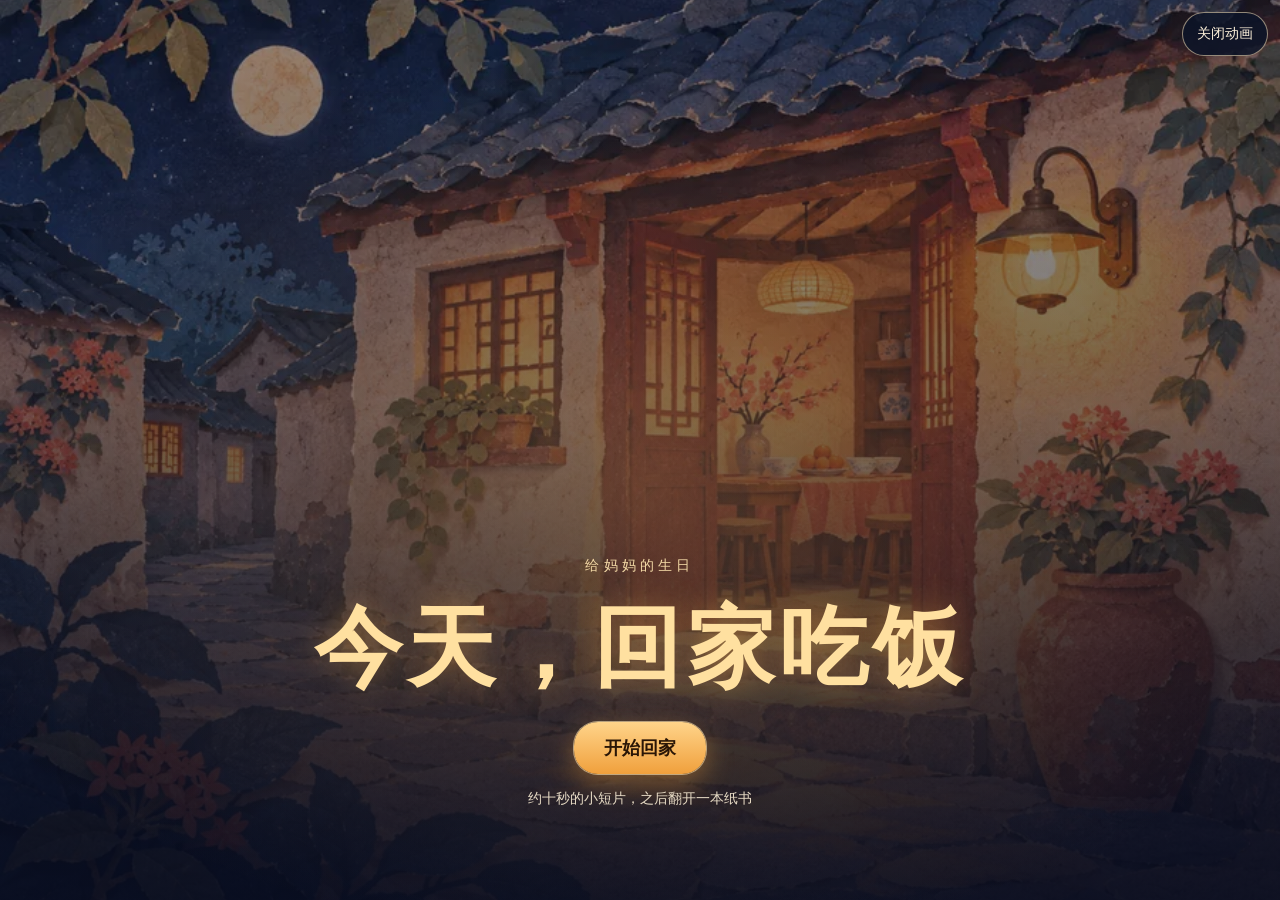
<file: index.html>
<!doctype html>
<html lang='zh-CN'>
<head>
<meta charset='utf-8'>
<meta name='viewport' content='width=device-width,initial-scale=1,viewport-fit=cover'>
<meta name='theme-color' content='#0b1430'>
<title>今天，回家吃饭</title>
<link rel='stylesheet' href='home.css?v=home1'>
<link rel='stylesheet' href='home-keepsake.css?v=home1'>
<link rel='stylesheet' href='paper-notes.css?v=paper1'>
<link rel='stylesheet' href='paper-crafts.css?v=paper1'>
<link rel='stylesheet' href='book-art.css?v=book1'>
</head>
<body data-scene='intro'>
<button class='motion-control ghost' id='motion' type='button'>关闭动画</button>
<section id='a' class='scene' data-shot='0' aria-label='回家短片'>
<div class='shot s1'><img class='art' src='assets/book-street.webp' alt=''><i class='glow'></i></div>
<div class='shot s2'><i class='slit'></i><svg class='hall' viewBox='0 0 400 300' aria-hidden='true'><path pathLength='1' d='M120 290V40h160v250M120 40l50 70M280 40l-50 70M170 110h60v100h-60zM120 290l50-80M280 290l-50-80'/><path pathLength='1' d='M182 176h36M188 176v22M212 176v22M200 110v26M189 146q11-16 22 0zM193 176q7-14 14 0'/><path pathLength='1' d='M140 118v36M133 128h14M136 270q10-9 22 0M150 282q10-9 22 0'/></svg></div>
<div class='shot s3'><img class='art' src='assets/book-table.webp' alt=''><i class='near'></i></div>
<i class='scrim'></i>
<p class='line' id='line' aria-live='polite'></p>
<div class='intro'><p class='kicker'>给妈妈的生日</p><h1>今天，回家吃饭</h1><button class='cta' id='start'>开始回家</button><p class='hint'>约十秒的小短片，之后翻开一本纸书</p></div>
<div class='ctrl' id='actrl' hidden><button class='ghost' id='pause'>暂停</button><button class='ghost' id='skipA'>跳过，去翻书</button></div>
</section>
<section id="b" class="scene" aria-label="手作纸书">
  <div class="book">
    <article class="page on" data-art="street">
      <div class="pic">
        <figure class="book-illustration">
          <img src="assets/book-street.webp" alt="剪纸小巷的尽头，一盏暖灯照着家门" width="900" height="650">
          <i class="book-glow door-glow" aria-hidden="true"></i>
        </figure>
      </div>
      <div class="txt">
        <p class="kicker">一本手作的小书</p>
        <h2>写给妈妈</h2>
        <p>巷子里的灯亮了，饭也做好了。回来先坐一会儿，我们把攒了一路的心意，慢慢翻给你看。</p>
      </div>
    </article>
    <article class="page" data-art="flower">
      <div class="pic">
        <figure class="book-illustration">
          <img src="assets/book-flower.webp" alt="摊开在窗边的花瓣和暖色纸片" width="900" height="650">
          <div class="pop" id="pop">
            <img class="bq" src="assets/book-bouquet.svg" alt="五支手绘剪纸康乃馨" width="260" height="250">
            <div class="pocket"><span>给妈妈</span></div>
            <button class="tab" type="button" id="tab" aria-label="拉下纸签，让花升起">拉 ↓</button>
          </div>
        </figure>
      </div>
      <div class="txt">
        <h2>一束不会谢的花</h2>
        <p>窗边散着几片花瓣。拉一下纸签，把整束康乃馨送给妈妈。</p>
        <button class="cta sm" type="button" id="pull">拉一下，让花升起来</button>
      </div>
    </article>
    <article class="page" data-art="letter">
      <div class="pic">
        <figure class="book-illustration">
          <img src="assets/book-letter.webp" alt="胡桃木书桌上散着压花、红线和纸屑" width="900" height="650">
          <div class="fold" id="fold">
            <div class="letter" id="letter" aria-hidden="true">
              <p>妈妈：<br>有些话平时说得太少。<br>谢谢你。也盼以后一起吃饭的日子，再多一些。今天先把这束花收下，再慢慢吃蛋糕。<span>爱你的家人</span></p>
            </div>
            <i class="flap t"></i><i class="flap bt"></i><i class="seal">爱</i>
          </div>
        </figure>
      </div>
      <div class="txt">
        <h2>一封折起来的信</h2>
        <p>花底下压着一封信。还有一句没写完的话，留给下一页的海。</p>
        <button class="cta sm" type="button" id="openL" aria-controls="letter" aria-expanded="false">打开信</button>
      </div>
    </article>
    <article class="page craft-sea" data-art="sea" aria-label="海边 · 漂流瓶">
      <div class="pic">
        <figure class="book-illustration">
          <img src="assets/book-sea.webp" alt="夜潮在月光下叠着纸浪，岸边有一座灯塔" width="900" height="650">
          <svg viewBox="0 0 360 260" class="book-overlay" aria-hidden="true">
            <defs><linearGradient id="book-sea-beam"><stop stop-color="#ffdb8b"/><stop offset="1" stop-color="#ffdb8b" stop-opacity="0"/></linearGradient></defs>
            <path class="cs-beam" d="M73 105L293 89 293 153Z" fill="url(#book-sea-beam)"/>
            <g fill="none" stroke="#edf4e8" stroke-linecap="round">
              <path class="cs-w cs-w1" d="M6 179q17-4 36 0t46 0m150-18q21-3 48 0t38-1"/>
              <path class="cs-w cs-w2" d="M121 195q17-3 26 0t32 0m81-4q15-2 26 0t25-1"/>
              <path class="cs-w cs-w3" d="M8 236q21-7 55-7t38-9m122 6q34-6 53-4"/>
            </g>
            <g class="cs-boat"><g transform="translate(73 190)">
              <path d="M-8 0H21L14 7H-2Z" fill="#f5dfb9" stroke="#704735"/>
              <path d="M7-15V0H-4Z" fill="#dc8d70"/><path d="M8-13V0H18Z" fill="#fbebcd"/>
            </g></g>
            <g class="cs-bottle"><g class="cs-bob"><g transform="translate(60 208) rotate(-17)">
              <path d="M-20-6Q-19-10-12-10H6Q10-10 12-5H18V5H12Q10 10 6 10H-12Q-19 9-20 4Z" fill="#9bcac4" stroke="#163c45" stroke-width="1.5"/>
              <path class="cs-note" d="M-13-4H6V5H-13Q-10 1-13-4Z" fill="#fff0ce" stroke="#a8734d"/>
              <rect class="cs-cork" x="17" y="-5.5" width="7" height="11" rx="2" fill="#bd624c" stroke="#65362e"/>
              <path d="M-15-6Q-10-8 1-7" fill="none" stroke="#fff5db" stroke-linecap="round"/>
            </g></g></g>
            <g class="cs-heart" transform="translate(249 165)"><path d="M0 0C-7-10-17 0 0 12 17 0 7-10 0 0Z" fill="#ffbc9b"/><path d="M-20-10v8m-4-4h8M21 2v8m-4-4h8" stroke="#ffe4a2" stroke-linecap="round"/></g>
          </svg>
        </figure>
      </div>
      <div class="txt">
        <h2>海边 · 漂流瓶</h2>
        <p>把信里没说完的话卷进小瓶子。按下瓶塞，潮水会把它送过灯塔。</p>
        <div class="cs-write">
          <textarea maxlength="60" rows="2" aria-label="一句想对妈妈说的心愿，最多60字" placeholder="想对妈妈说的一句话（可以留空）"></textarea>
          <button class="cs-btn cs-send" type="button">塞好瓶塞，放进海里</button>
        </div>
        <p class="cs-transit" role="status" hidden>纸条正在漂向灯塔……</p>
        <div class="cs-echo" hidden>
          <p>灯塔接住了这张纸条：</p>
          <p class="cs-msg" aria-live="polite"></p>
          <button class="cs-btn cs-again" type="button">捞回来，再写一封</button>
        </div>
      </div>
    </article>
    <article class="page craft-forest" data-art="forest" data-lit="0" aria-label="林间 · 萤火小路">
      <div class="pic">
        <figure class="book-illustration">
          <img src="assets/book-forest.webp" alt="月下的松林有一条小路通往山间的家" width="900" height="650">
          <svg viewBox="0 0 360 260" class="book-overlay" aria-hidden="true">
            <defs>
              <radialGradient id="book-firefly-glow"><stop stop-color="#ffd67d" stop-opacity=".72"/><stop offset="1" stop-color="#ffd67d" stop-opacity="0"/></radialGradient>
              <g id="book-firefly-lamp">
                <path d="M0 2V22" stroke="#594131" stroke-width="2"/>
                <path d="M-8-10 0-15 8-10Z" fill="#be7663"/>
                <path d="M-6-9H6L5 1H-5Z" fill="currentColor"/>
                <path d="M-7 2H7" stroke="#ad7864" stroke-width="2" stroke-linecap="round"/>
                <circle r="24" fill="transparent"/>
              </g>
            </defs>
            <path class="cf-trail" pathLength="100" d="M152 249c-8-28 108-34 60-60s-66-21-41-39 26-15 26-34" fill="none" stroke="#f6ca7e" stroke-width="3" stroke-linecap="round"/>
            <g class="cf-r" data-r="1" fill="#ffe68b"><circle class="cf-fly" cx="108" cy="221" r="3"/><circle class="cf-fly" cx="119" cy="199" r="1.9"/><circle class="cf-fly" cx="145" cy="212" r="2.3"/></g>
            <g class="cf-r" data-r="2" fill="#e4bc70"><path d="M291 88q19-12 22-6-5 11-22 6m-8 11q-13-3-16-15 10 0 16 15"/><circle class="cf-fly" cx="245" cy="187" r="2"/></g>
            <g class="cf-r" data-r="3" transform="translate(59 101)"><path d="M-12-5-14-17-5-12Q0-15 5-12L14-17 12-5C16 17-16 17-12-5Z" fill="#9b614b"/><circle cx="-5" cy="-4" r="4" fill="#ffe9c2"/><circle cx="5" cy="-4" r="4" fill="#ffe9c2"/><path d="M-5-4h.1m10 0h.1" stroke="#282034" stroke-width="2.5" stroke-linecap="round"/></g>
            <g class="cf-r" data-r="4" fill="#ffe4a2"><path d="M247 52l3 8 8 3-8 3-3 8-3-8-8-3 8-3Z"/><circle class="cf-fly" cx="267" cy="92" r="2.8"/><circle class="cf-fly" cx="232" cy="89" r="2"/></g>
            <g class="cf-r" data-r="5" fill="#ffe4a2"><circle class="cf-homelight" cx="192" cy="126" r="36" fill="url(#book-firefly-glow)"/><circle class="cf-fly" cx="210" cy="112" r="2.5"/><circle class="cf-fly" cx="174" cy="120" r="2"/></g>
            <g class="cf-lamp" transform="translate(128 223)" data-i="1"><circle class="cf-glow" r="26" fill="url(#book-firefly-glow)"/><use href="#book-firefly-lamp"/></g>
            <g class="cf-lamp" transform="translate(249 197)" data-i="2"><circle class="cf-glow" r="26" fill="url(#book-firefly-glow)"/><use href="#book-firefly-lamp"/></g>
            <g class="cf-lamp" transform="translate(151 178)" data-i="3"><circle class="cf-glow" r="26" fill="url(#book-firefly-glow)"/><use href="#book-firefly-lamp"/></g>
            <g class="cf-lamp" transform="translate(218 158)" data-i="4"><circle class="cf-glow" r="26" fill="url(#book-firefly-glow)"/><use href="#book-firefly-lamp"/></g>
            <g class="cf-lamp" transform="translate(162 142)" data-i="5"><circle class="cf-glow" r="26" fill="url(#book-firefly-glow)"/><use href="#book-firefly-lamp"/></g>
            <g class="cf-arrival" fill="#fff2b6"><circle cx="167" cy="107" r="2"/><circle cx="204" cy="103" r="3"/><circle cx="214" cy="127" r="2"/><circle cx="184" cy="101" r="1.5"/></g>
          </svg>
        </figure>
      </div>
      <div class="txt">
        <h2>林间 · 萤火小路</h2>
        <p class="cf-msg" aria-live="polite">过了海就是林子。点亮路边的五盏纸灯，把灯塔照过的路接回家。</p>
        <div class="cf-btns" role="group" aria-label="五盏纸灯">
          <button class="cf-btn" type="button" data-i="1" aria-pressed="false" aria-label="点亮第1盏纸灯">1</button>
          <button class="cf-btn" type="button" data-i="2" aria-pressed="false" aria-label="点亮第2盏纸灯">2</button>
          <button class="cf-btn" type="button" data-i="3" aria-pressed="false" aria-label="点亮第3盏纸灯">3</button>
          <button class="cf-btn" type="button" data-i="4" aria-pressed="false" aria-label="点亮第4盏纸灯">4</button>
          <button class="cf-btn" type="button" data-i="5" aria-pressed="false" aria-label="点亮第5盏纸灯">5</button>
        </div>
        <p class="cf-foot"><span class="cf-count">已点亮 0 / 5</span><button class="cf-reset" type="button">熄灯重来</button></p>
      </div>
    </article>
    <article class="page craft-notes" data-art="notes">
      <div class="pic">
        <figure class="book-illustration">
          <img src="assets/book-notes.webp" alt="几张压着红色蜡封的空白祝福笺" width="900" height="650">
          <i class="book-glow notes-glow" aria-hidden="true"></i>
        </figure>
      </div>
      <div class="txt">
        <h2>祝福短笺</h2>
        <p>萤火飞到家门口，一点光就变成一张短笺。写下想留下的话，也可以让这些祝福开满屏。</p>
        <button type="button" class="cta sm" id="paper-notes-open" aria-haspopup="dialog">打开祝福短笺</button>
      </div>
    </article>
    <article class="page" data-art="table">
      <div class="pic">
        <figure class="book-illustration">
          <img src="assets/book-table.webp" alt="暖灯底下，一家人的饭菜和罩着的蛋糕" width="900" height="650">
          <i class="book-glow table-glow" aria-hidden="true"></i>
        </figure>
      </div>
      <div class="txt">
        <h2>饭做好了</h2>
        <p>先把海风、萤火和写下的话夹进书里。饭桌上还留着最后一道甜的，等你亲手揭开。</p>
        <button class="cta" type="button" id="toC">回到餐桌</button>
      </div>
    </article>
  </div>
  <nav class="bnav" aria-label="翻页">
    <button class="ghost" type="button" id="prev">上一页</button>
    <span id="pg" aria-live="polite">1 / 7</span>
    <button class="ghost" type="button" id="next">下一页</button>
  </nav>
</section>
<div class="paper-turn" aria-hidden="true" hidden>
  <div class="paper-turn-sheet"></div>
  <svg class="paper-turn-motif" viewBox="0 0 100 100"><path></path><circle cx="80" cy="21" r="2"/><circle cx="19" cy="71" r="2"/></svg>
</div>
<section id='c' class='scene' data-s='cover' aria-label='生日蛋糕'>
<img class='art bg' src='assets/book-table.webp' alt=''>
<i class='sky'></i><i class='beam l'></i><i class='beam r'></i><i class='dots'></i>
<canvas id='fx' aria-hidden='true'></canvas><i class='reveal-light' aria-hidden='true'></i>
<p class='ctip'>晚饭好了，最后一道是甜的</p>
<div class='cake-wrap'><img class='cake' src='assets/cake.webp' alt='插着三支金色蜡烛的花卉奶油蛋糕' width='1254' height='1254'><div class='dome' aria-hidden='true'><i class='rim'></i><i class='glass'></i><i class='sheen'></i><i class='knob'></i></div></div>
<div class='wish' aria-hidden='true'><h2>妈妈，生日快乐</h2><p>爱你的家人</p></div>
<div class='cbar'><button class='cta' id='lift'>揭开蛋糕罩</button><button class='ghost' id='skipC' hidden>直接看祝福</button><button class='cta' id='keepsake-open' aria-haspopup='dialog' hidden>保存纪念笺</button><button class='ghost' id='replay' hidden>再揭一次</button><button class='ghost' id='again' hidden>从头再看</button></div>
</section>
<dialog id="home-keepsake" aria-labelledby="home-card-title">
  <header class="home-card-head">
    <h2 id="home-card-title">把今晚带回去</h2>
    <form method="dialog"><button type="submit" class="home-card-close" aria-label="合上纪念笺" autofocus>×</button></form>
  </header>
  <div class="home-card-body">
    <div class="home-card-plate"><img id="home-card-preview" width="900" height="1200" hidden></div>
    <div class="home-card-controls">
      <p>收花、读信、放漂流瓶或点亮小路，都可以留下一枚章。</p>
      <div class="home-card-options" role="group" aria-label="纪念笺配色">
        <button type="button" data-card-theme="warm" aria-pressed="true">暖灯纸笺</button>
        <button type="button" data-card-theme="night" aria-pressed="false">星夜来信</button>
      </div>
      <p id="home-card-status" role="status"></p>
      <a id="home-card-download" download="今天，回家吃饭-生日纪念笺.png" hidden>下载纪念笺</a>
      <a class="home-card-garden" href="flower-garden.html">回看原来的十二幕花园</a>
    </div>
  </div>
</dialog>
<dialog id='home-notes-dialog' aria-label='祝福短笺'>
  <form method='dialog' class='paper-notes-loading'>
    <button type='submit' class='paper-notes-return' autofocus>回到手作书</button>
  </form>
</dialog>
<script src='home.js?v=book1'></script>
<script src='paper-notes.js?v=paper1'></script>
<script src='paper-crafts.js?v=book1'></script>
<script src='home-keepsake.js?v=book1'></script>
</body>
</html>
</file>
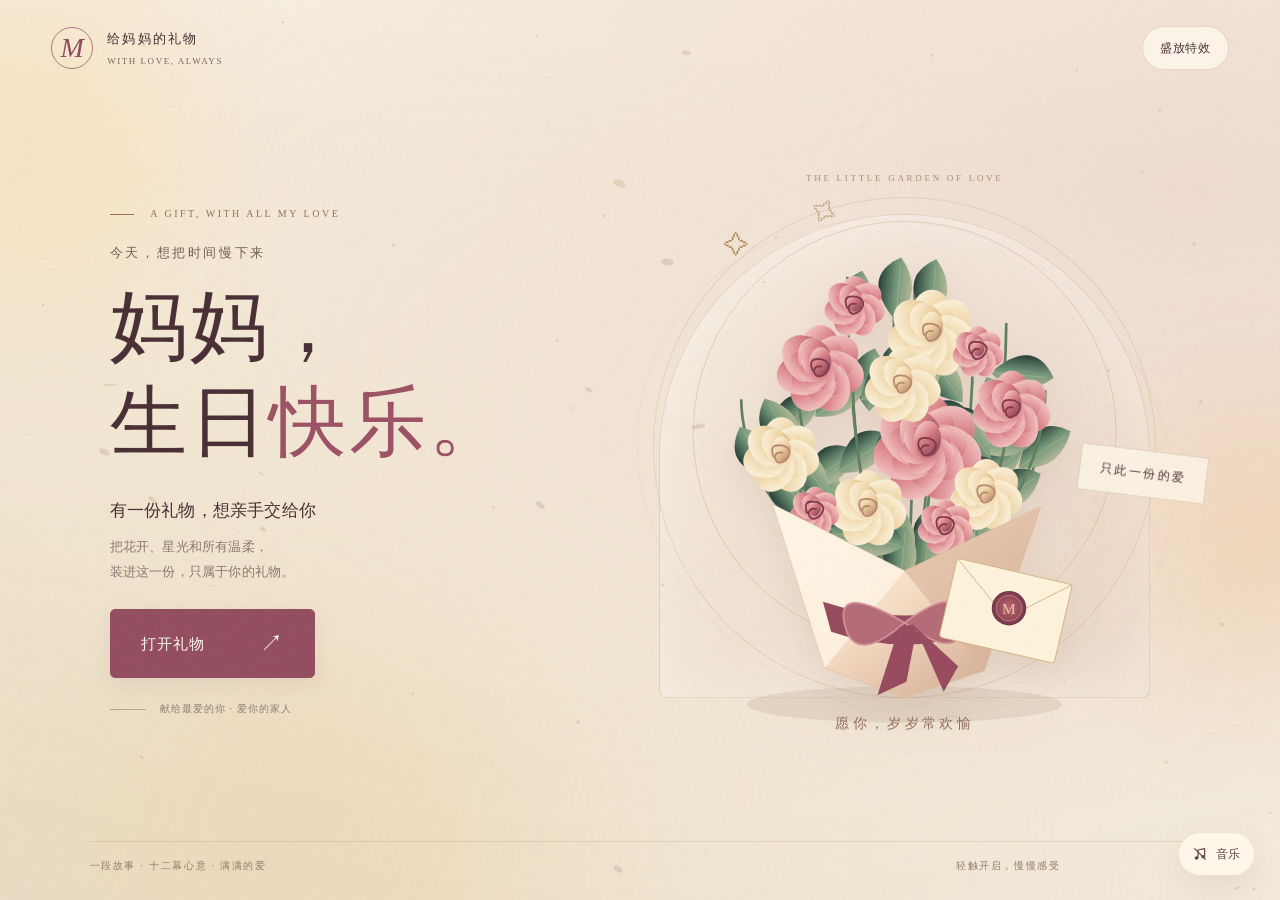
<file: flower-garden.html>
<!DOCTYPE html>
<html lang="zh-CN">
<head>
<meta charset="utf-8">
<meta name="viewport" content="width=device-width,initial-scale=1,viewport-fit=cover">
<meta name="theme-color" content="#FBF3E9">
<meta name="format-detection" content="telephone=no,address=no,email=no">
<meta name="robots" content="noindex,nofollow">
<meta name="description" content="一封写给妈妈的生日祝福。">
<meta property="og:type" content="website">
<meta property="og:title" content="妈妈，生日快乐">
<meta property="og:description" content="有一份礼物，想亲手交给你。">
<meta property="og:image" content="assets/share.png">
<meta name="twitter:card" content="summary">
<title>妈妈，生日快乐</title>
<script src="motion-policy.js?v=window10a"></script>
<link rel="icon" href="data:image/svg+xml,%3Csvg xmlns='http://www.w3.org/2000/svg' viewBox='0 0 32 32'%3E%3Crect width='32' height='32' rx='8' fill='%23FBF3E9'/%3E%3Crect x='9' y='17' width='14' height='9' rx='2' fill='%232A2420'/%3E%3Cpath d='M16 5c3 4 4 6 4 8a4 4 0 0 1-8 0c0-2 1-4 4-8z' fill='%23E8A85C'/%3E%3C/svg%3E">
<link rel="stylesheet" href="style.css?v=window10a">
<link rel="stylesheet" href="story.css?v=window10a">
<link rel="stylesheet" href="atelier.css?v=window10a"><link rel="stylesheet" href="theatre.css?v=window10a"><link rel="stylesheet" href="illustrated.css?v=window10a"><link rel="stylesheet" href="gala.css?v=window10a">
<link rel="stylesheet" href="performance.css?v=window10a">
<link rel="stylesheet" href="surprises.css?v=window10a">
<link rel="stylesheet" href="scenes-atelier.css?v=window10a">
<link rel="preload" as="image" fetchpriority="low" href="assets/scenes/timeline.svg">
<link rel="preload" as="image" fetchpriority="low" href="assets/scenes/greenhouse.svg">
<link rel="preload" as="image" fetchpriority="low" href="assets/scenes/seaside.svg">
<link rel="preload" as="image" fetchpriority="low" href="assets/scenes/forest.svg">
<link rel="preload" as="image" fetchpriority="low" href="assets/scenes/clouds.svg">
<link rel="preload" as="image" fetchpriority="low" href="assets/scenes/musicbox.svg">
<link rel="preload" as="image" fetchpriority="low" href="assets/scenes/lanterns.svg">
<link rel="preload" as="image" fetchpriority="low" href="assets/scenes/memory.svg">
<link rel="preload" as="image" fetchpriority="low" href="assets/scenes/cake.svg">
<link rel="preload" as="image" fetchpriority="low" href="assets/scenes/wall.svg">
<link rel="preload" as="image" fetchpriority="low" href="assets/scenes/rain.svg">
<link rel="preload" as="image" fetchpriority="low" href="assets/scenes/closing.svg">
<link rel="stylesheet" href="chapter-details.css?v=window10a">
<link rel="stylesheet" href="chapter-transitions.css?v=window10a">
<link rel="stylesheet" href="paper-cut.css?v=window10a">
<link rel="stylesheet" href="note-revival.css?v=window10a">
<link rel="stylesheet" href="scene-play.css?v=window10a">
<link rel="stylesheet" href="play-finale.css?v=window10a">
<link rel="stylesheet" href="blessing-windows.css?v=window10a">
<link rel="stylesheet" href="mobile-safe.css?v=window10a">
<link rel="stylesheet" href="journey-keepsake.css?v=window10a">
<link rel="stylesheet" href="window-chapter.css?v=window10a">
</head>
<body>
<canvas id="celebration-fx" aria-hidden="true"></canvas>
<header class="atelier-header"><button class="brand" id="home-gift" aria-label="回到生日礼物首页"><b>M</b><span>给妈妈的礼物<small>WITH LOVE, ALWAYS</small></span></button><div class="header-actions"><button id="motion-toggle" class="utility" aria-pressed="false">盛放特效</button><button id="contents-open" hidden class="utility">礼物目录 <span aria-hidden="true">☰</span></button></div></header>
<dialog id="contents-dialog" class="atelier-dialog"><button class="dialog-close" data-close aria-label="关闭目录">×</button><p class="atelier-kicker">TWELVE CHAPTERS, ONE LOVE</p><h2>这一页，藏着很多爱</h2><p class="dialog-intro">慢慢看，也可以直接去你喜欢的地方。</p><button type="button" id="keepsake-menu" class="keepsake-menu"><span>给妈妈的心意小册子 ↗</span><small id="keepsake-menu-count">已收藏 0 / 12 份心意</small></button><div class="chapter-links"><button data-go="panel-timeline"><em>01</em><span>四季花园<small>把每一季的温柔，送给你</small></span><i>↗</i></button><button data-go="panel-greenhouse"><em>02</em><span>晨光温室<small>为爱浇水，静看花开</small></span><i>↗</i></button><button data-go="panel-seaside"><em>03</em><span>落日海湾<small>写下心愿，寄往大海</small></span><i>↗</i></button><button data-go="panel-forest"><em>04</em><span>萤火森林<small>唤醒萤火，点亮小径</small></span><i>↗</i></button><button data-go="panel-clouds"><em>05</em><span>云端气球<small>选择心愿，让气球出发</small></span><i>↗</i></button><button data-go="panel-musicbox"><em>06</em><span>旋转音乐盒<small>转动木马，听一段旋律</small></span><i>↗</i></button><button data-go="panel-lanterns"><em>07</em><span>团圆灯庭<small>亲手点亮六盏祝福灯</small></span><i>↗</i></button><button data-go="panel-memory"><em>08</em><span>收集星光<small>点亮六颗小小的心愿</small></span><i>↗</i></button><button data-go="panel-cake"><em>09</em><span>烛光许愿<small>吹灭蜡烛，看烟花绽放</small></span><i>↗</i></button><button data-go="panel-wall"><em>10</em><span>祝福信笺<small>把想说的话认真收藏</small></span><i>↗</i></button><button data-go="panel-rain"><em>11</em><span>温柔落满<small>让牵挂变成一场祝福雨</small></span><i>↗</i></button><button data-go="panel-closing"><em>12</em><span>一封家书<small>有些爱，想慢慢说给你听</small></span><i>↗</i></button></div><div class="transition-settings"><label for="transition-style">页面转场</label><select id="transition-style" disabled><option value="auto">整页折叠 · 纸飞机</option></select><label for="animation-quality">动画效果</label><select id="animation-quality" data-animation-quality><option value="auto">自动 · 推荐</option><option value="smooth">流畅</option><option value="rich">丰富</option></select><p>纸页会先盖住画面，再展开下一幕。手机可选“流畅”减少动态细节。左右滑动或点下方按钮，进入下一幕。</p></div></dialog>
<dialog id="season-dialog" class="atelier-dialog season-dialog"><button class="dialog-close" data-close aria-label="关闭花语">×</button><p class="atelier-kicker">A LITTLE WISH FOR YOU</p><div class="season-flower" aria-hidden="true">✿</div><h2 id="season-title"></h2><p id="season-copy"></p><button class="btn" data-close>把这份温柔收好</button></dialog>


<a class="skip-link" href="#open-gift">开始阅读礼物</a>

<!-- ============ 动态背景：底色 / 光斑 / 星点 / 光尘 / 暗角 ============ -->
<div class="bg" aria-hidden="true">
  <div class="bg-wash"></div>
  <div class="bg-glow bg-glow--a"></div>
  <div class="bg-glow bg-glow--b"></div>
  <div class="bg-glow bg-glow--c"></div>
  <div class="bg-bokeh" id="bg-bokeh"></div>
  <div class="bg-dust" id="bg-dust"></div>
  <div class="bg-meteors" id="bg-meteors"></div>
  <div class="bg-vignette"></div>
</div>

<div class="stage">

  <!-- ============ 第一幕：礼物盒 ============ -->
  <section class="act act--opening" id="act-opening" aria-labelledby="opening-title">
    <div class="opening-layout">
      <div class="opening-copy">
        <p class="atelier-kicker"><span></span> A GIFT, WITH ALL MY LOVE</p>
        <p class="eyebrow" id="opening-eyebrow">今天，想把时间慢下来</p>
        <h1 class="hero-title">妈妈，<br>生日<span>快乐。</span></h1>
        <p class="opening-note" id="opening-title">有一份礼物，想亲手交给你</p>
        <p class="hero-sub">把花开、星光和所有温柔，<br>装进这一份，只属于你的礼物。</p>
        <button class="btn primary-open" id="open-gift" type="button" aria-label="打开生日礼物"><span id="gift-label">打开礼物</span><span aria-hidden="true">↗</span></button>
        
        <div class="dedication"><span class="dedication-line"></span><span>献给最爱的你 · 爱你的家人</span></div>
      </div>
      <div class="opening-art"><div class="art-orbit orbit-a"></div><div class="art-orbit orbit-b"></div><p class="art-label">THE LITTLE GARDEN OF LOVE</p><svg class="bouquet-art" viewBox="0 0 600 650" aria-hidden="true" xmlns="http://www.w3.org/2000/svg"><defs>
    <linearGradient id="herorose" x2=".8" y2="1"><stop stop-color="#ffe0dc"/><stop offset=".48" stop-color="#d87f84"/><stop offset="1" stop-color="#873e53"/></linearGradient>
    <linearGradient id="herocream" x2=".8" y2="1"><stop stop-color="#fffced"/><stop offset=".55" stop-color="#eed2a1"/><stop offset="1" stop-color="#bc8969"/></linearGradient>
    <linearGradient id="heroleaf"><stop stop-color="#263e36"/><stop offset=".5" stop-color="#719477"/><stop offset="1" stop-color="#b2b997"/></linearGradient>
    <linearGradient id="heropaper" x2="1" y2="1"><stop stop-color="#fff9e9"/><stop offset=".5" stop-color="#f5dbc3"/><stop offset="1" stop-color="#c99e85"/></linearGradient>
    <radialGradient id="heroseal"><stop stop-color="#b96868"/><stop offset=".7" stop-color="#904758"/><stop offset="1" stop-color="#6e3445"/></radialGradient>
    </defs><ellipse cx="300" cy="592" rx="174" ry="20" fill="#815b47" opacity=".12"/>
    <circle cx="300" cy="293" r="233" fill="none" stroke="#b89456" opacity=".34"/>
    <circle cx="300" cy="293" r="224" fill="none" stroke="#b89456" stroke-dasharray="1 12" opacity=".45"/>
    <g class="flower-sway"><path d="M300 510 Q390 370 390 270" stroke="#627d60" stroke-width="3" fill="none"/><g transform="translate(375.6 308.4) rotate(55)"><path d="M0 0Q-45-45 0-70Q30-35 0 0Z" fill="url(#heroleaf)"/><path d="M0 0V-62" stroke="#d4d1a1" stroke-width=".6" opacity=".6"/></g><g transform="translate(355.8 361.2) rotate(55)"><path d="M0 0Q-45-45 0-70Q30-35 0 0Z" fill="url(#heroleaf)"/><path d="M0 0V-62" stroke="#d4d1a1" stroke-width=".6" opacity=".6"/></g><path d="M300 510 Q216 370 216 343" stroke="#627d60" stroke-width="3" fill="none"/><g transform="translate(230.0 370.3) rotate(-35)"><path d="M0 0Q-45-45 0-70Q30-35 0 0Z" fill="url(#heroleaf)"/><path d="M0 0V-62" stroke="#d4d1a1" stroke-width=".6" opacity=".6"/></g><g transform="translate(248.3 406.9) rotate(-35)"><path d="M0 0Q-45-45 0-70Q30-35 0 0Z" fill="url(#heroleaf)"/><path d="M0 0V-62" stroke="#d4d1a1" stroke-width=".6" opacity=".6"/></g><path d="M300 510 Q311 370 311 132" stroke="#627d60" stroke-width="3" fill="none"/><g transform="translate(310.0 192.9) rotate(95)"><path d="M0 0Q-45-45 0-70Q30-35 0 0Z" fill="url(#heroleaf)"/><path d="M0 0V-62" stroke="#d4d1a1" stroke-width=".6" opacity=".6"/></g><g transform="translate(307.3 276.0) rotate(95)"><path d="M0 0Q-45-45 0-70Q30-35 0 0Z" fill="url(#heroleaf)"/><path d="M0 0V-62" stroke="#d4d1a1" stroke-width=".6" opacity=".6"/></g><path d="M300 510 Q396 370 396 402" stroke="#627d60" stroke-width="3" fill="none"/><g transform="translate(381.3 419.7) rotate(5)"><path d="M0 0Q-45-45 0-70Q30-35 0 0Z" fill="url(#heroleaf)"/><path d="M0 0V-62" stroke="#d4d1a1" stroke-width=".6" opacity=".6"/></g><g transform="translate(360.0 443.3) rotate(5)"><path d="M0 0Q-45-45 0-70Q30-35 0 0Z" fill="url(#heroleaf)"/><path d="M0 0V-62" stroke="#d4d1a1" stroke-width=".6" opacity=".6"/></g><path d="M300 510 Q120 370 120 256" stroke="#627d60" stroke-width="3" fill="none"/><g transform="translate(149.4 296.7) rotate(55)"><path d="M0 0Q-45-45 0-70Q30-35 0 0Z" fill="url(#heroleaf)"/><path d="M0 0V-62" stroke="#d4d1a1" stroke-width=".6" opacity=".6"/></g><g transform="translate(188.9 352.6) rotate(55)"><path d="M0 0Q-45-45 0-70Q30-35 0 0Z" fill="url(#heroleaf)"/><path d="M0 0V-62" stroke="#d4d1a1" stroke-width=".6" opacity=".6"/></g><path d="M300 510 Q375 370 375 211" stroke="#627d60" stroke-width="3" fill="none"/><g transform="translate(363.8 259.2) rotate(-35)"><path d="M0 0Q-45-45 0-70Q30-35 0 0Z" fill="url(#heroleaf)"/><path d="M0 0V-62" stroke="#d4d1a1" stroke-width=".6" opacity=".6"/></g><g transform="translate(347.1 324.9) rotate(-35)"><path d="M0 0Q-45-45 0-70Q30-35 0 0Z" fill="url(#heroleaf)"/><path d="M0 0V-62" stroke="#d4d1a1" stroke-width=".6" opacity=".6"/></g><path d="M300 510 Q270 370 270 403" stroke="#627d60" stroke-width="3" fill="none"/><g transform="translate(275.4 420.4) rotate(95)"><path d="M0 0Q-45-45 0-70Q30-35 0 0Z" fill="url(#heroleaf)"/><path d="M0 0V-62" stroke="#d4d1a1" stroke-width=".6" opacity=".6"/></g><g transform="translate(281.9 443.8) rotate(95)"><path d="M0 0Q-45-45 0-70Q30-35 0 0Z" fill="url(#heroleaf)"/><path d="M0 0V-62" stroke="#d4d1a1" stroke-width=".6" opacity=".6"/></g><path d="M300 510 Q237 370 237 121" stroke="#627d60" stroke-width="3" fill="none"/><g transform="translate(247.2 184.0) rotate(5)"><path d="M0 0Q-45-45 0-70Q30-35 0 0Z" fill="url(#heroleaf)"/><path d="M0 0V-62" stroke="#d4d1a1" stroke-width=".6" opacity=".6"/></g><g transform="translate(261.1 269.4) rotate(5)"><path d="M0 0Q-45-45 0-70Q30-35 0 0Z" fill="url(#heroleaf)"/><path d="M0 0V-62" stroke="#d4d1a1" stroke-width=".6" opacity=".6"/></g><path d="M300 510 Q449 370 449 297" stroke="#627d60" stroke-width="3" fill="none"/><g transform="translate(425.5 331.4) rotate(55)"><path d="M0 0Q-45-45 0-70Q30-35 0 0Z" fill="url(#heroleaf)"/><path d="M0 0V-62" stroke="#d4d1a1" stroke-width=".6" opacity=".6"/></g><g transform="translate(392.6 378.2) rotate(55)"><path d="M0 0Q-45-45 0-70Q30-35 0 0Z" fill="url(#heroleaf)"/><path d="M0 0V-62" stroke="#d4d1a1" stroke-width=".6" opacity=".6"/></g><path d="M300 510 Q131 370 131 311" stroke="#627d60" stroke-width="3" fill="none"/><g transform="translate(158.8 343.4) rotate(-35)"><path d="M0 0Q-45-45 0-70Q30-35 0 0Z" fill="url(#heroleaf)"/><path d="M0 0V-62" stroke="#d4d1a1" stroke-width=".6" opacity=".6"/></g><g transform="translate(195.7 387.1) rotate(-35)"><path d="M0 0Q-45-45 0-70Q30-35 0 0Z" fill="url(#heroleaf)"/><path d="M0 0V-62" stroke="#d4d1a1" stroke-width=".6" opacity=".6"/></g><path d="M300 510 Q338 370 338 144" stroke="#627d60" stroke-width="3" fill="none"/><g transform="translate(331.9 203.3) rotate(95)"><path d="M0 0Q-45-45 0-70Q30-35 0 0Z" fill="url(#heroleaf)"/><path d="M0 0V-62" stroke="#d4d1a1" stroke-width=".6" opacity=".6"/></g><g transform="translate(323.6 283.7) rotate(95)"><path d="M0 0Q-45-45 0-70Q30-35 0 0Z" fill="url(#heroleaf)"/><path d="M0 0V-62" stroke="#d4d1a1" stroke-width=".6" opacity=".6"/></g><path d="M300 510 Q333 370 333 429" stroke="#627d60" stroke-width="3" fill="none"/><g transform="translate(328.5 442.2) rotate(5)"><path d="M0 0Q-45-45 0-70Q30-35 0 0Z" fill="url(#heroleaf)"/><path d="M0 0V-62" stroke="#d4d1a1" stroke-width=".6" opacity=".6"/></g><g transform="translate(321.1 459.9) rotate(5)"><path d="M0 0Q-45-45 0-70Q30-35 0 0Z" fill="url(#heroleaf)"/><path d="M0 0V-62" stroke="#d4d1a1" stroke-width=".6" opacity=".6"/></g><path d="M300 510 Q182 370 182 229" stroke="#627d60" stroke-width="3" fill="none"/><g transform="translate(201.1 274.8) rotate(55)"><path d="M0 0Q-45-45 0-70Q30-35 0 0Z" fill="url(#heroleaf)"/><path d="M0 0V-62" stroke="#d4d1a1" stroke-width=".6" opacity=".6"/></g><g transform="translate(227.0 336.4) rotate(55)"><path d="M0 0Q-45-45 0-70Q30-35 0 0Z" fill="url(#heroleaf)"/><path d="M0 0V-62" stroke="#d4d1a1" stroke-width=".6" opacity=".6"/></g><path d="M300 510 Q455 370 455 246" stroke="#627d60" stroke-width="3" fill="none"/><g transform="translate(430.4 288.6) rotate(-35)"><path d="M0 0Q-45-45 0-70Q30-35 0 0Z" fill="url(#heroleaf)"/><path d="M0 0V-62" stroke="#d4d1a1" stroke-width=".6" opacity=".6"/></g><g transform="translate(396.2 346.6) rotate(-35)"><path d="M0 0Q-45-45 0-70Q30-35 0 0Z" fill="url(#heroleaf)"/><path d="M0 0V-62" stroke="#d4d1a1" stroke-width=".6" opacity=".6"/></g><path d="M300 510 Q195 370 195 383" stroke="#627d60" stroke-width="3" fill="none"/><g transform="translate(212.3 403.4) rotate(95)"><path d="M0 0Q-45-45 0-70Q30-35 0 0Z" fill="url(#heroleaf)"/><path d="M0 0V-62" stroke="#d4d1a1" stroke-width=".6" opacity=".6"/></g><g transform="translate(235.3 431.3) rotate(95)"><path d="M0 0Q-45-45 0-70Q30-35 0 0Z" fill="url(#heroleaf)"/><path d="M0 0V-62" stroke="#d4d1a1" stroke-width=".6" opacity=".6"/></g><path d="M300 510 Q288 370 288 104" stroke="#627d60" stroke-width="3" fill="none"/><g transform="translate(290.1 169.3) rotate(5)"><path d="M0 0Q-45-45 0-70Q30-35 0 0Z" fill="url(#heroleaf)"/><path d="M0 0V-62" stroke="#d4d1a1" stroke-width=".6" opacity=".6"/></g><g transform="translate(292.7 258.5) rotate(5)"><path d="M0 0Q-45-45 0-70Q30-35 0 0Z" fill="url(#heroleaf)"/><path d="M0 0V-62" stroke="#d4d1a1" stroke-width=".6" opacity=".6"/></g><path d="M300 510 Q386 370 386 321" stroke="#627d60" stroke-width="3" fill="none"/><g transform="translate(372.7 351.6) rotate(55)"><path d="M0 0Q-45-45 0-70Q30-35 0 0Z" fill="url(#heroleaf)"/><path d="M0 0V-62" stroke="#d4d1a1" stroke-width=".6" opacity=".6"/></g><g transform="translate(353.7 393.1) rotate(55)"><path d="M0 0Q-45-45 0-70Q30-35 0 0Z" fill="url(#heroleaf)"/><path d="M0 0V-62" stroke="#d4d1a1" stroke-width=".6" opacity=".6"/></g><path d="M300 510 Q164 370 164 274" stroke="#627d60" stroke-width="3" fill="none"/><g transform="translate(185.9 312.4) rotate(-35)"><path d="M0 0Q-45-45 0-70Q30-35 0 0Z" fill="url(#heroleaf)"/><path d="M0 0V-62" stroke="#d4d1a1" stroke-width=".6" opacity=".6"/></g><g transform="translate(215.8 364.1) rotate(-35)"><path d="M0 0Q-45-45 0-70Q30-35 0 0Z" fill="url(#heroleaf)"/><path d="M0 0V-62" stroke="#d4d1a1" stroke-width=".6" opacity=".6"/></g><path d="M300 510 Q412 370 412 172" stroke="#627d60" stroke-width="3" fill="none"/><g transform="translate(394.4 226.4) rotate(95)"><path d="M0 0Q-45-45 0-70Q30-35 0 0Z" fill="url(#heroleaf)"/><path d="M0 0V-62" stroke="#d4d1a1" stroke-width=".6" opacity=".6"/></g><g transform="translate(369.7 300.7) rotate(95)"><path d="M0 0Q-45-45 0-70Q30-35 0 0Z" fill="url(#heroleaf)"/><path d="M0 0V-62" stroke="#d4d1a1" stroke-width=".6" opacity=".6"/></g><path d="M300 510 Q292 370 292 436" stroke="#627d60" stroke-width="3" fill="none"/><g transform="translate(293.3 448.5) rotate(5)"><path d="M0 0Q-45-45 0-70Q30-35 0 0Z" fill="url(#heroleaf)"/><path d="M0 0V-62" stroke="#d4d1a1" stroke-width=".6" opacity=".6"/></g><g transform="translate(295.1 464.6) rotate(5)"><path d="M0 0Q-45-45 0-70Q30-35 0 0Z" fill="url(#heroleaf)"/><path d="M0 0V-62" stroke="#d4d1a1" stroke-width=".6" opacity=".6"/></g><path d="M300 510 Q242 370 242 208" stroke="#627d60" stroke-width="3" fill="none"/><g transform="translate(251.4 256.9) rotate(55)"><path d="M0 0Q-45-45 0-70Q30-35 0 0Z" fill="url(#heroleaf)"/><path d="M0 0V-62" stroke="#d4d1a1" stroke-width=".6" opacity=".6"/></g><g transform="translate(264.1 323.2) rotate(55)"><path d="M0 0Q-45-45 0-70Q30-35 0 0Z" fill="url(#heroleaf)"/><path d="M0 0V-62" stroke="#d4d1a1" stroke-width=".6" opacity=".6"/></g><path d="M300 510 Q412 370 412 284" stroke="#627d60" stroke-width="3" fill="none"/><g transform="translate(394.1 320.4) rotate(-35)"><path d="M0 0Q-45-45 0-70Q30-35 0 0Z" fill="url(#heroleaf)"/><path d="M0 0V-62" stroke="#d4d1a1" stroke-width=".6" opacity=".6"/></g><g transform="translate(369.5 370.0) rotate(-35)"><path d="M0 0Q-45-45 0-70Q30-35 0 0Z" fill="url(#heroleaf)"/><path d="M0 0V-62" stroke="#d4d1a1" stroke-width=".6" opacity=".6"/></g><path d="M300 510 Q188 370 188 349" stroke="#627d60" stroke-width="3" fill="none"/><g transform="translate(206.4 374.9) rotate(95)"><path d="M0 0Q-45-45 0-70Q30-35 0 0Z" fill="url(#heroleaf)"/><path d="M0 0V-62" stroke="#d4d1a1" stroke-width=".6" opacity=".6"/></g><g transform="translate(230.9 410.3) rotate(95)"><path d="M0 0Q-45-45 0-70Q30-35 0 0Z" fill="url(#heroleaf)"/><path d="M0 0V-62" stroke="#d4d1a1" stroke-width=".6" opacity=".6"/></g><path d="M300 510 Q334 370 334 106" stroke="#627d60" stroke-width="3" fill="none"/><g transform="translate(328.9 171.4) rotate(5)"><path d="M0 0Q-45-45 0-70Q30-35 0 0Z" fill="url(#heroleaf)"/><path d="M0 0V-62" stroke="#d4d1a1" stroke-width=".6" opacity=".6"/></g><g transform="translate(321.3 260.1) rotate(5)"><path d="M0 0Q-45-45 0-70Q30-35 0 0Z" fill="url(#heroleaf)"/><path d="M0 0V-62" stroke="#d4d1a1" stroke-width=".6" opacity=".6"/></g><g class="bloom bloom-0" style="--delay:0.0s" transform="translate(207 223)"><g class="bloom-inner"><ellipse rx="23.9" ry="32.2" cy="-16.6" transform="rotate(0.0)" fill="url(#herorose)" stroke="#fff7e9" stroke-opacity=".2" stroke-width=".7"/><ellipse rx="23.9" ry="32.2" cy="-16.6" transform="rotate(51.4)" fill="url(#herorose)" stroke="#fff7e9" stroke-opacity=".2" stroke-width=".7"/><ellipse rx="23.9" ry="32.2" cy="-16.6" transform="rotate(102.9)" fill="url(#herorose)" stroke="#fff7e9" stroke-opacity=".2" stroke-width=".7"/><ellipse rx="23.9" ry="32.2" cy="-16.6" transform="rotate(154.3)" fill="url(#herorose)" stroke="#fff7e9" stroke-opacity=".2" stroke-width=".7"/><ellipse rx="23.9" ry="32.2" cy="-16.6" transform="rotate(205.7)" fill="url(#herorose)" stroke="#fff7e9" stroke-opacity=".2" stroke-width=".7"/><ellipse rx="23.9" ry="32.2" cy="-16.6" transform="rotate(257.1)" fill="url(#herorose)" stroke="#fff7e9" stroke-opacity=".2" stroke-width=".7"/><ellipse rx="23.9" ry="32.2" cy="-16.6" transform="rotate(308.6)" fill="url(#herorose)" stroke="#fff7e9" stroke-opacity=".2" stroke-width=".7"/><ellipse rx="17.9" ry="24.1" cy="-12.4" transform="rotate(27.0)" fill="url(#herorose)" stroke="#fff7e9" stroke-opacity=".2" stroke-width=".7"/><ellipse rx="17.9" ry="24.1" cy="-12.4" transform="rotate(78.4)" fill="url(#herorose)" stroke="#fff7e9" stroke-opacity=".2" stroke-width=".7"/><ellipse rx="17.9" ry="24.1" cy="-12.4" transform="rotate(129.9)" fill="url(#herorose)" stroke="#fff7e9" stroke-opacity=".2" stroke-width=".7"/><ellipse rx="17.9" ry="24.1" cy="-12.4" transform="rotate(181.3)" fill="url(#herorose)" stroke="#fff7e9" stroke-opacity=".2" stroke-width=".7"/><ellipse rx="17.9" ry="24.1" cy="-12.4" transform="rotate(232.7)" fill="url(#herorose)" stroke="#fff7e9" stroke-opacity=".2" stroke-width=".7"/><ellipse rx="17.9" ry="24.1" cy="-12.4" transform="rotate(284.1)" fill="url(#herorose)" stroke="#fff7e9" stroke-opacity=".2" stroke-width=".7"/><ellipse rx="17.9" ry="24.1" cy="-12.4" transform="rotate(335.6)" fill="url(#herorose)" stroke="#fff7e9" stroke-opacity=".2" stroke-width=".7"/><ellipse rx="12.0" ry="16.1" cy="-8.3" transform="rotate(54.0)" fill="url(#herorose)" stroke="#fff7e9" stroke-opacity=".2" stroke-width=".7"/><ellipse rx="12.0" ry="16.1" cy="-8.3" transform="rotate(105.4)" fill="url(#herorose)" stroke="#fff7e9" stroke-opacity=".2" stroke-width=".7"/><ellipse rx="12.0" ry="16.1" cy="-8.3" transform="rotate(156.9)" fill="url(#herorose)" stroke="#fff7e9" stroke-opacity=".2" stroke-width=".7"/><ellipse rx="12.0" ry="16.1" cy="-8.3" transform="rotate(208.3)" fill="url(#herorose)" stroke="#fff7e9" stroke-opacity=".2" stroke-width=".7"/><ellipse rx="12.0" ry="16.1" cy="-8.3" transform="rotate(259.7)" fill="url(#herorose)" stroke="#fff7e9" stroke-opacity=".2" stroke-width=".7"/><ellipse rx="12.0" ry="16.1" cy="-8.3" transform="rotate(311.1)" fill="url(#herorose)" stroke="#fff7e9" stroke-opacity=".2" stroke-width=".7"/><ellipse rx="12.0" ry="16.1" cy="-8.3" transform="rotate(362.6)" fill="url(#herorose)" stroke="#fff7e9" stroke-opacity=".2" stroke-width=".7"/><path d="M-8 2Q-15-14 2-11Q15-6 5 5Q-5 12-7 1Q-5-5 2-3" fill="none" stroke="#81384a" stroke-width="2"/></g></g><g class="bloom bloom-1" style="--delay:0.11s" transform="translate(330 184)"><g class="bloom-inner"><ellipse rx="23.9" ry="32.2" cy="-16.6" transform="rotate(0.0)" fill="url(#herocream)" stroke="#fff7e9" stroke-opacity=".2" stroke-width=".7"/><ellipse rx="23.9" ry="32.2" cy="-16.6" transform="rotate(51.4)" fill="url(#herocream)" stroke="#fff7e9" stroke-opacity=".2" stroke-width=".7"/><ellipse rx="23.9" ry="32.2" cy="-16.6" transform="rotate(102.9)" fill="url(#herocream)" stroke="#fff7e9" stroke-opacity=".2" stroke-width=".7"/><ellipse rx="23.9" ry="32.2" cy="-16.6" transform="rotate(154.3)" fill="url(#herocream)" stroke="#fff7e9" stroke-opacity=".2" stroke-width=".7"/><ellipse rx="23.9" ry="32.2" cy="-16.6" transform="rotate(205.7)" fill="url(#herocream)" stroke="#fff7e9" stroke-opacity=".2" stroke-width=".7"/><ellipse rx="23.9" ry="32.2" cy="-16.6" transform="rotate(257.1)" fill="url(#herocream)" stroke="#fff7e9" stroke-opacity=".2" stroke-width=".7"/><ellipse rx="23.9" ry="32.2" cy="-16.6" transform="rotate(308.6)" fill="url(#herocream)" stroke="#fff7e9" stroke-opacity=".2" stroke-width=".7"/><ellipse rx="17.9" ry="24.1" cy="-12.4" transform="rotate(27.0)" fill="url(#herocream)" stroke="#fff7e9" stroke-opacity=".2" stroke-width=".7"/><ellipse rx="17.9" ry="24.1" cy="-12.4" transform="rotate(78.4)" fill="url(#herocream)" stroke="#fff7e9" stroke-opacity=".2" stroke-width=".7"/><ellipse rx="17.9" ry="24.1" cy="-12.4" transform="rotate(129.9)" fill="url(#herocream)" stroke="#fff7e9" stroke-opacity=".2" stroke-width=".7"/><ellipse rx="17.9" ry="24.1" cy="-12.4" transform="rotate(181.3)" fill="url(#herocream)" stroke="#fff7e9" stroke-opacity=".2" stroke-width=".7"/><ellipse rx="17.9" ry="24.1" cy="-12.4" transform="rotate(232.7)" fill="url(#herocream)" stroke="#fff7e9" stroke-opacity=".2" stroke-width=".7"/><ellipse rx="17.9" ry="24.1" cy="-12.4" transform="rotate(284.1)" fill="url(#herocream)" stroke="#fff7e9" stroke-opacity=".2" stroke-width=".7"/><ellipse rx="17.9" ry="24.1" cy="-12.4" transform="rotate(335.6)" fill="url(#herocream)" stroke="#fff7e9" stroke-opacity=".2" stroke-width=".7"/><ellipse rx="12.0" ry="16.1" cy="-8.3" transform="rotate(54.0)" fill="url(#herocream)" stroke="#fff7e9" stroke-opacity=".2" stroke-width=".7"/><ellipse rx="12.0" ry="16.1" cy="-8.3" transform="rotate(105.4)" fill="url(#herocream)" stroke="#fff7e9" stroke-opacity=".2" stroke-width=".7"/><ellipse rx="12.0" ry="16.1" cy="-8.3" transform="rotate(156.9)" fill="url(#herocream)" stroke="#fff7e9" stroke-opacity=".2" stroke-width=".7"/><ellipse rx="12.0" ry="16.1" cy="-8.3" transform="rotate(208.3)" fill="url(#herocream)" stroke="#fff7e9" stroke-opacity=".2" stroke-width=".7"/><ellipse rx="12.0" ry="16.1" cy="-8.3" transform="rotate(259.7)" fill="url(#herocream)" stroke="#fff7e9" stroke-opacity=".2" stroke-width=".7"/><ellipse rx="12.0" ry="16.1" cy="-8.3" transform="rotate(311.1)" fill="url(#herocream)" stroke="#fff7e9" stroke-opacity=".2" stroke-width=".7"/><ellipse rx="12.0" ry="16.1" cy="-8.3" transform="rotate(362.6)" fill="url(#herocream)" stroke="#fff7e9" stroke-opacity=".2" stroke-width=".7"/><path d="M-8 2Q-15-14 2-11Q15-6 5 5Q-5 12-7 1Q-5-5 2-3" fill="none" stroke="#b7896f" stroke-width="2"/></g></g><g class="bloom bloom-2" style="--delay:0.22s" transform="translate(418 268)"><g class="bloom-inner"><ellipse rx="21.3" ry="28.7" cy="-14.8" transform="rotate(0.0)" fill="url(#herorose)" stroke="#fff7e9" stroke-opacity=".2" stroke-width=".7"/><ellipse rx="21.3" ry="28.7" cy="-14.8" transform="rotate(51.4)" fill="url(#herorose)" stroke="#fff7e9" stroke-opacity=".2" stroke-width=".7"/><ellipse rx="21.3" ry="28.7" cy="-14.8" transform="rotate(102.9)" fill="url(#herorose)" stroke="#fff7e9" stroke-opacity=".2" stroke-width=".7"/><ellipse rx="21.3" ry="28.7" cy="-14.8" transform="rotate(154.3)" fill="url(#herorose)" stroke="#fff7e9" stroke-opacity=".2" stroke-width=".7"/><ellipse rx="21.3" ry="28.7" cy="-14.8" transform="rotate(205.7)" fill="url(#herorose)" stroke="#fff7e9" stroke-opacity=".2" stroke-width=".7"/><ellipse rx="21.3" ry="28.7" cy="-14.8" transform="rotate(257.1)" fill="url(#herorose)" stroke="#fff7e9" stroke-opacity=".2" stroke-width=".7"/><ellipse rx="21.3" ry="28.7" cy="-14.8" transform="rotate(308.6)" fill="url(#herorose)" stroke="#fff7e9" stroke-opacity=".2" stroke-width=".7"/><ellipse rx="16.0" ry="21.5" cy="-11.1" transform="rotate(27.0)" fill="url(#herorose)" stroke="#fff7e9" stroke-opacity=".2" stroke-width=".7"/><ellipse rx="16.0" ry="21.5" cy="-11.1" transform="rotate(78.4)" fill="url(#herorose)" stroke="#fff7e9" stroke-opacity=".2" stroke-width=".7"/><ellipse rx="16.0" ry="21.5" cy="-11.1" transform="rotate(129.9)" fill="url(#herorose)" stroke="#fff7e9" stroke-opacity=".2" stroke-width=".7"/><ellipse rx="16.0" ry="21.5" cy="-11.1" transform="rotate(181.3)" fill="url(#herorose)" stroke="#fff7e9" stroke-opacity=".2" stroke-width=".7"/><ellipse rx="16.0" ry="21.5" cy="-11.1" transform="rotate(232.7)" fill="url(#herorose)" stroke="#fff7e9" stroke-opacity=".2" stroke-width=".7"/><ellipse rx="16.0" ry="21.5" cy="-11.1" transform="rotate(284.1)" fill="url(#herorose)" stroke="#fff7e9" stroke-opacity=".2" stroke-width=".7"/><ellipse rx="16.0" ry="21.5" cy="-11.1" transform="rotate(335.6)" fill="url(#herorose)" stroke="#fff7e9" stroke-opacity=".2" stroke-width=".7"/><ellipse rx="10.7" ry="14.3" cy="-7.4" transform="rotate(54.0)" fill="url(#herorose)" stroke="#fff7e9" stroke-opacity=".2" stroke-width=".7"/><ellipse rx="10.7" ry="14.3" cy="-7.4" transform="rotate(105.4)" fill="url(#herorose)" stroke="#fff7e9" stroke-opacity=".2" stroke-width=".7"/><ellipse rx="10.7" ry="14.3" cy="-7.4" transform="rotate(156.9)" fill="url(#herorose)" stroke="#fff7e9" stroke-opacity=".2" stroke-width=".7"/><ellipse rx="10.7" ry="14.3" cy="-7.4" transform="rotate(208.3)" fill="url(#herorose)" stroke="#fff7e9" stroke-opacity=".2" stroke-width=".7"/><ellipse rx="10.7" ry="14.3" cy="-7.4" transform="rotate(259.7)" fill="url(#herorose)" stroke="#fff7e9" stroke-opacity=".2" stroke-width=".7"/><ellipse rx="10.7" ry="14.3" cy="-7.4" transform="rotate(311.1)" fill="url(#herorose)" stroke="#fff7e9" stroke-opacity=".2" stroke-width=".7"/><ellipse rx="10.7" ry="14.3" cy="-7.4" transform="rotate(362.6)" fill="url(#herorose)" stroke="#fff7e9" stroke-opacity=".2" stroke-width=".7"/><path d="M-8 2Q-15-14 2-11Q15-6 5 5Q-5 12-7 1Q-5-5 2-3" fill="none" stroke="#81384a" stroke-width="2"/></g></g><g class="bloom bloom-3" style="--delay:0.33s" transform="translate(164 318)"><g class="bloom-inner"><ellipse rx="20.8" ry="28.0" cy="-14.4" transform="rotate(0.0)" fill="url(#herocream)" stroke="#fff7e9" stroke-opacity=".2" stroke-width=".7"/><ellipse rx="20.8" ry="28.0" cy="-14.4" transform="rotate(51.4)" fill="url(#herocream)" stroke="#fff7e9" stroke-opacity=".2" stroke-width=".7"/><ellipse rx="20.8" ry="28.0" cy="-14.4" transform="rotate(102.9)" fill="url(#herocream)" stroke="#fff7e9" stroke-opacity=".2" stroke-width=".7"/><ellipse rx="20.8" ry="28.0" cy="-14.4" transform="rotate(154.3)" fill="url(#herocream)" stroke="#fff7e9" stroke-opacity=".2" stroke-width=".7"/><ellipse rx="20.8" ry="28.0" cy="-14.4" transform="rotate(205.7)" fill="url(#herocream)" stroke="#fff7e9" stroke-opacity=".2" stroke-width=".7"/><ellipse rx="20.8" ry="28.0" cy="-14.4" transform="rotate(257.1)" fill="url(#herocream)" stroke="#fff7e9" stroke-opacity=".2" stroke-width=".7"/><ellipse rx="20.8" ry="28.0" cy="-14.4" transform="rotate(308.6)" fill="url(#herocream)" stroke="#fff7e9" stroke-opacity=".2" stroke-width=".7"/><ellipse rx="15.6" ry="21.0" cy="-10.8" transform="rotate(27.0)" fill="url(#herocream)" stroke="#fff7e9" stroke-opacity=".2" stroke-width=".7"/><ellipse rx="15.6" ry="21.0" cy="-10.8" transform="rotate(78.4)" fill="url(#herocream)" stroke="#fff7e9" stroke-opacity=".2" stroke-width=".7"/><ellipse rx="15.6" ry="21.0" cy="-10.8" transform="rotate(129.9)" fill="url(#herocream)" stroke="#fff7e9" stroke-opacity=".2" stroke-width=".7"/><ellipse rx="15.6" ry="21.0" cy="-10.8" transform="rotate(181.3)" fill="url(#herocream)" stroke="#fff7e9" stroke-opacity=".2" stroke-width=".7"/><ellipse rx="15.6" ry="21.0" cy="-10.8" transform="rotate(232.7)" fill="url(#herocream)" stroke="#fff7e9" stroke-opacity=".2" stroke-width=".7"/><ellipse rx="15.6" ry="21.0" cy="-10.8" transform="rotate(284.1)" fill="url(#herocream)" stroke="#fff7e9" stroke-opacity=".2" stroke-width=".7"/><ellipse rx="15.6" ry="21.0" cy="-10.8" transform="rotate(335.6)" fill="url(#herocream)" stroke="#fff7e9" stroke-opacity=".2" stroke-width=".7"/><ellipse rx="10.4" ry="14.0" cy="-7.2" transform="rotate(54.0)" fill="url(#herocream)" stroke="#fff7e9" stroke-opacity=".2" stroke-width=".7"/><ellipse rx="10.4" ry="14.0" cy="-7.2" transform="rotate(105.4)" fill="url(#herocream)" stroke="#fff7e9" stroke-opacity=".2" stroke-width=".7"/><ellipse rx="10.4" ry="14.0" cy="-7.2" transform="rotate(156.9)" fill="url(#herocream)" stroke="#fff7e9" stroke-opacity=".2" stroke-width=".7"/><ellipse rx="10.4" ry="14.0" cy="-7.2" transform="rotate(208.3)" fill="url(#herocream)" stroke="#fff7e9" stroke-opacity=".2" stroke-width=".7"/><ellipse rx="10.4" ry="14.0" cy="-7.2" transform="rotate(259.7)" fill="url(#herocream)" stroke="#fff7e9" stroke-opacity=".2" stroke-width=".7"/><ellipse rx="10.4" ry="14.0" cy="-7.2" transform="rotate(311.1)" fill="url(#herocream)" stroke="#fff7e9" stroke-opacity=".2" stroke-width=".7"/><ellipse rx="10.4" ry="14.0" cy="-7.2" transform="rotate(362.6)" fill="url(#herocream)" stroke="#fff7e9" stroke-opacity=".2" stroke-width=".7"/><path d="M-8 2Q-15-14 2-11Q15-6 5 5Q-5 12-7 1Q-5-5 2-3" fill="none" stroke="#b7896f" stroke-width="2"/></g></g><g class="bloom bloom-4" style="--delay:0.44s" transform="translate(325 310)"><g class="bloom-inner"><ellipse rx="29.6" ry="39.9" cy="-20.5" transform="rotate(0.0)" fill="url(#herorose)" stroke="#fff7e9" stroke-opacity=".2" stroke-width=".7"/><ellipse rx="29.6" ry="39.9" cy="-20.5" transform="rotate(51.4)" fill="url(#herorose)" stroke="#fff7e9" stroke-opacity=".2" stroke-width=".7"/><ellipse rx="29.6" ry="39.9" cy="-20.5" transform="rotate(102.9)" fill="url(#herorose)" stroke="#fff7e9" stroke-opacity=".2" stroke-width=".7"/><ellipse rx="29.6" ry="39.9" cy="-20.5" transform="rotate(154.3)" fill="url(#herorose)" stroke="#fff7e9" stroke-opacity=".2" stroke-width=".7"/><ellipse rx="29.6" ry="39.9" cy="-20.5" transform="rotate(205.7)" fill="url(#herorose)" stroke="#fff7e9" stroke-opacity=".2" stroke-width=".7"/><ellipse rx="29.6" ry="39.9" cy="-20.5" transform="rotate(257.1)" fill="url(#herorose)" stroke="#fff7e9" stroke-opacity=".2" stroke-width=".7"/><ellipse rx="29.6" ry="39.9" cy="-20.5" transform="rotate(308.6)" fill="url(#herorose)" stroke="#fff7e9" stroke-opacity=".2" stroke-width=".7"/><ellipse rx="22.2" ry="29.9" cy="-15.4" transform="rotate(27.0)" fill="url(#herorose)" stroke="#fff7e9" stroke-opacity=".2" stroke-width=".7"/><ellipse rx="22.2" ry="29.9" cy="-15.4" transform="rotate(78.4)" fill="url(#herorose)" stroke="#fff7e9" stroke-opacity=".2" stroke-width=".7"/><ellipse rx="22.2" ry="29.9" cy="-15.4" transform="rotate(129.9)" fill="url(#herorose)" stroke="#fff7e9" stroke-opacity=".2" stroke-width=".7"/><ellipse rx="22.2" ry="29.9" cy="-15.4" transform="rotate(181.3)" fill="url(#herorose)" stroke="#fff7e9" stroke-opacity=".2" stroke-width=".7"/><ellipse rx="22.2" ry="29.9" cy="-15.4" transform="rotate(232.7)" fill="url(#herorose)" stroke="#fff7e9" stroke-opacity=".2" stroke-width=".7"/><ellipse rx="22.2" ry="29.9" cy="-15.4" transform="rotate(284.1)" fill="url(#herorose)" stroke="#fff7e9" stroke-opacity=".2" stroke-width=".7"/><ellipse rx="22.2" ry="29.9" cy="-15.4" transform="rotate(335.6)" fill="url(#herorose)" stroke="#fff7e9" stroke-opacity=".2" stroke-width=".7"/><ellipse rx="14.8" ry="19.9" cy="-10.3" transform="rotate(54.0)" fill="url(#herorose)" stroke="#fff7e9" stroke-opacity=".2" stroke-width=".7"/><ellipse rx="14.8" ry="19.9" cy="-10.3" transform="rotate(105.4)" fill="url(#herorose)" stroke="#fff7e9" stroke-opacity=".2" stroke-width=".7"/><ellipse rx="14.8" ry="19.9" cy="-10.3" transform="rotate(156.9)" fill="url(#herorose)" stroke="#fff7e9" stroke-opacity=".2" stroke-width=".7"/><ellipse rx="14.8" ry="19.9" cy="-10.3" transform="rotate(208.3)" fill="url(#herorose)" stroke="#fff7e9" stroke-opacity=".2" stroke-width=".7"/><ellipse rx="14.8" ry="19.9" cy="-10.3" transform="rotate(259.7)" fill="url(#herorose)" stroke="#fff7e9" stroke-opacity=".2" stroke-width=".7"/><ellipse rx="14.8" ry="19.9" cy="-10.3" transform="rotate(311.1)" fill="url(#herorose)" stroke="#fff7e9" stroke-opacity=".2" stroke-width=".7"/><ellipse rx="14.8" ry="19.9" cy="-10.3" transform="rotate(362.6)" fill="url(#herorose)" stroke="#fff7e9" stroke-opacity=".2" stroke-width=".7"/><path d="M-8 2Q-15-14 2-11Q15-6 5 5Q-5 12-7 1Q-5-5 2-3" fill="none" stroke="#81384a" stroke-width="2"/></g></g><g class="bloom bloom-5" style="--delay:0.55s" transform="translate(260 377)"><g class="bloom-inner"><ellipse rx="20.8" ry="28.0" cy="-14.4" transform="rotate(0.0)" fill="url(#herocream)" stroke="#fff7e9" stroke-opacity=".2" stroke-width=".7"/><ellipse rx="20.8" ry="28.0" cy="-14.4" transform="rotate(51.4)" fill="url(#herocream)" stroke="#fff7e9" stroke-opacity=".2" stroke-width=".7"/><ellipse rx="20.8" ry="28.0" cy="-14.4" transform="rotate(102.9)" fill="url(#herocream)" stroke="#fff7e9" stroke-opacity=".2" stroke-width=".7"/><ellipse rx="20.8" ry="28.0" cy="-14.4" transform="rotate(154.3)" fill="url(#herocream)" stroke="#fff7e9" stroke-opacity=".2" stroke-width=".7"/><ellipse rx="20.8" ry="28.0" cy="-14.4" transform="rotate(205.7)" fill="url(#herocream)" stroke="#fff7e9" stroke-opacity=".2" stroke-width=".7"/><ellipse rx="20.8" ry="28.0" cy="-14.4" transform="rotate(257.1)" fill="url(#herocream)" stroke="#fff7e9" stroke-opacity=".2" stroke-width=".7"/><ellipse rx="20.8" ry="28.0" cy="-14.4" transform="rotate(308.6)" fill="url(#herocream)" stroke="#fff7e9" stroke-opacity=".2" stroke-width=".7"/><ellipse rx="15.6" ry="21.0" cy="-10.8" transform="rotate(27.0)" fill="url(#herocream)" stroke="#fff7e9" stroke-opacity=".2" stroke-width=".7"/><ellipse rx="15.6" ry="21.0" cy="-10.8" transform="rotate(78.4)" fill="url(#herocream)" stroke="#fff7e9" stroke-opacity=".2" stroke-width=".7"/><ellipse rx="15.6" ry="21.0" cy="-10.8" transform="rotate(129.9)" fill="url(#herocream)" stroke="#fff7e9" stroke-opacity=".2" stroke-width=".7"/><ellipse rx="15.6" ry="21.0" cy="-10.8" transform="rotate(181.3)" fill="url(#herocream)" stroke="#fff7e9" stroke-opacity=".2" stroke-width=".7"/><ellipse rx="15.6" ry="21.0" cy="-10.8" transform="rotate(232.7)" fill="url(#herocream)" stroke="#fff7e9" stroke-opacity=".2" stroke-width=".7"/><ellipse rx="15.6" ry="21.0" cy="-10.8" transform="rotate(284.1)" fill="url(#herocream)" stroke="#fff7e9" stroke-opacity=".2" stroke-width=".7"/><ellipse rx="15.6" ry="21.0" cy="-10.8" transform="rotate(335.6)" fill="url(#herocream)" stroke="#fff7e9" stroke-opacity=".2" stroke-width=".7"/><ellipse rx="10.4" ry="14.0" cy="-7.2" transform="rotate(54.0)" fill="url(#herocream)" stroke="#fff7e9" stroke-opacity=".2" stroke-width=".7"/><ellipse rx="10.4" ry="14.0" cy="-7.2" transform="rotate(105.4)" fill="url(#herocream)" stroke="#fff7e9" stroke-opacity=".2" stroke-width=".7"/><ellipse rx="10.4" ry="14.0" cy="-7.2" transform="rotate(156.9)" fill="url(#herocream)" stroke="#fff7e9" stroke-opacity=".2" stroke-width=".7"/><ellipse rx="10.4" ry="14.0" cy="-7.2" transform="rotate(208.3)" fill="url(#herocream)" stroke="#fff7e9" stroke-opacity=".2" stroke-width=".7"/><ellipse rx="10.4" ry="14.0" cy="-7.2" transform="rotate(259.7)" fill="url(#herocream)" stroke="#fff7e9" stroke-opacity=".2" stroke-width=".7"/><ellipse rx="10.4" ry="14.0" cy="-7.2" transform="rotate(311.1)" fill="url(#herocream)" stroke="#fff7e9" stroke-opacity=".2" stroke-width=".7"/><ellipse rx="10.4" ry="14.0" cy="-7.2" transform="rotate(362.6)" fill="url(#herocream)" stroke="#fff7e9" stroke-opacity=".2" stroke-width=".7"/><path d="M-8 2Q-15-14 2-11Q15-6 5 5Q-5 12-7 1Q-5-5 2-3" fill="none" stroke="#b7896f" stroke-width="2"/></g></g><g class="bloom bloom-6" style="--delay:0.66s" transform="translate(245 154)"><g class="bloom-inner"><ellipse rx="16.6" ry="22.4" cy="-11.5" transform="rotate(0.0)" fill="url(#herorose)" stroke="#fff7e9" stroke-opacity=".2" stroke-width=".7"/><ellipse rx="16.6" ry="22.4" cy="-11.5" transform="rotate(51.4)" fill="url(#herorose)" stroke="#fff7e9" stroke-opacity=".2" stroke-width=".7"/><ellipse rx="16.6" ry="22.4" cy="-11.5" transform="rotate(102.9)" fill="url(#herorose)" stroke="#fff7e9" stroke-opacity=".2" stroke-width=".7"/><ellipse rx="16.6" ry="22.4" cy="-11.5" transform="rotate(154.3)" fill="url(#herorose)" stroke="#fff7e9" stroke-opacity=".2" stroke-width=".7"/><ellipse rx="16.6" ry="22.4" cy="-11.5" transform="rotate(205.7)" fill="url(#herorose)" stroke="#fff7e9" stroke-opacity=".2" stroke-width=".7"/><ellipse rx="16.6" ry="22.4" cy="-11.5" transform="rotate(257.1)" fill="url(#herorose)" stroke="#fff7e9" stroke-opacity=".2" stroke-width=".7"/><ellipse rx="16.6" ry="22.4" cy="-11.5" transform="rotate(308.6)" fill="url(#herorose)" stroke="#fff7e9" stroke-opacity=".2" stroke-width=".7"/><ellipse rx="12.5" ry="16.8" cy="-8.6" transform="rotate(27.0)" fill="url(#herorose)" stroke="#fff7e9" stroke-opacity=".2" stroke-width=".7"/><ellipse rx="12.5" ry="16.8" cy="-8.6" transform="rotate(78.4)" fill="url(#herorose)" stroke="#fff7e9" stroke-opacity=".2" stroke-width=".7"/><ellipse rx="12.5" ry="16.8" cy="-8.6" transform="rotate(129.9)" fill="url(#herorose)" stroke="#fff7e9" stroke-opacity=".2" stroke-width=".7"/><ellipse rx="12.5" ry="16.8" cy="-8.6" transform="rotate(181.3)" fill="url(#herorose)" stroke="#fff7e9" stroke-opacity=".2" stroke-width=".7"/><ellipse rx="12.5" ry="16.8" cy="-8.6" transform="rotate(232.7)" fill="url(#herorose)" stroke="#fff7e9" stroke-opacity=".2" stroke-width=".7"/><ellipse rx="12.5" ry="16.8" cy="-8.6" transform="rotate(284.1)" fill="url(#herorose)" stroke="#fff7e9" stroke-opacity=".2" stroke-width=".7"/><ellipse rx="12.5" ry="16.8" cy="-8.6" transform="rotate(335.6)" fill="url(#herorose)" stroke="#fff7e9" stroke-opacity=".2" stroke-width=".7"/><ellipse rx="8.3" ry="11.2" cy="-5.8" transform="rotate(54.0)" fill="url(#herorose)" stroke="#fff7e9" stroke-opacity=".2" stroke-width=".7"/><ellipse rx="8.3" ry="11.2" cy="-5.8" transform="rotate(105.4)" fill="url(#herorose)" stroke="#fff7e9" stroke-opacity=".2" stroke-width=".7"/><ellipse rx="8.3" ry="11.2" cy="-5.8" transform="rotate(156.9)" fill="url(#herorose)" stroke="#fff7e9" stroke-opacity=".2" stroke-width=".7"/><ellipse rx="8.3" ry="11.2" cy="-5.8" transform="rotate(208.3)" fill="url(#herorose)" stroke="#fff7e9" stroke-opacity=".2" stroke-width=".7"/><ellipse rx="8.3" ry="11.2" cy="-5.8" transform="rotate(259.7)" fill="url(#herorose)" stroke="#fff7e9" stroke-opacity=".2" stroke-width=".7"/><ellipse rx="8.3" ry="11.2" cy="-5.8" transform="rotate(311.1)" fill="url(#herorose)" stroke="#fff7e9" stroke-opacity=".2" stroke-width=".7"/><ellipse rx="8.3" ry="11.2" cy="-5.8" transform="rotate(362.6)" fill="url(#herorose)" stroke="#fff7e9" stroke-opacity=".2" stroke-width=".7"/><path d="M-8 2Q-15-14 2-11Q15-6 5 5Q-5 12-7 1Q-5-5 2-3" fill="none" stroke="#81384a" stroke-width="2"/></g></g><g class="bloom bloom-7" style="--delay:0.77s" transform="translate(390 362)"><g class="bloom-inner"><ellipse rx="19.8" ry="26.6" cy="-13.7" transform="rotate(0.0)" fill="url(#herocream)" stroke="#fff7e9" stroke-opacity=".2" stroke-width=".7"/><ellipse rx="19.8" ry="26.6" cy="-13.7" transform="rotate(51.4)" fill="url(#herocream)" stroke="#fff7e9" stroke-opacity=".2" stroke-width=".7"/><ellipse rx="19.8" ry="26.6" cy="-13.7" transform="rotate(102.9)" fill="url(#herocream)" stroke="#fff7e9" stroke-opacity=".2" stroke-width=".7"/><ellipse rx="19.8" ry="26.6" cy="-13.7" transform="rotate(154.3)" fill="url(#herocream)" stroke="#fff7e9" stroke-opacity=".2" stroke-width=".7"/><ellipse rx="19.8" ry="26.6" cy="-13.7" transform="rotate(205.7)" fill="url(#herocream)" stroke="#fff7e9" stroke-opacity=".2" stroke-width=".7"/><ellipse rx="19.8" ry="26.6" cy="-13.7" transform="rotate(257.1)" fill="url(#herocream)" stroke="#fff7e9" stroke-opacity=".2" stroke-width=".7"/><ellipse rx="19.8" ry="26.6" cy="-13.7" transform="rotate(308.6)" fill="url(#herocream)" stroke="#fff7e9" stroke-opacity=".2" stroke-width=".7"/><ellipse rx="14.8" ry="19.9" cy="-10.3" transform="rotate(27.0)" fill="url(#herocream)" stroke="#fff7e9" stroke-opacity=".2" stroke-width=".7"/><ellipse rx="14.8" ry="19.9" cy="-10.3" transform="rotate(78.4)" fill="url(#herocream)" stroke="#fff7e9" stroke-opacity=".2" stroke-width=".7"/><ellipse rx="14.8" ry="19.9" cy="-10.3" transform="rotate(129.9)" fill="url(#herocream)" stroke="#fff7e9" stroke-opacity=".2" stroke-width=".7"/><ellipse rx="14.8" ry="19.9" cy="-10.3" transform="rotate(181.3)" fill="url(#herocream)" stroke="#fff7e9" stroke-opacity=".2" stroke-width=".7"/><ellipse rx="14.8" ry="19.9" cy="-10.3" transform="rotate(232.7)" fill="url(#herocream)" stroke="#fff7e9" stroke-opacity=".2" stroke-width=".7"/><ellipse rx="14.8" ry="19.9" cy="-10.3" transform="rotate(284.1)" fill="url(#herocream)" stroke="#fff7e9" stroke-opacity=".2" stroke-width=".7"/><ellipse rx="14.8" ry="19.9" cy="-10.3" transform="rotate(335.6)" fill="url(#herocream)" stroke="#fff7e9" stroke-opacity=".2" stroke-width=".7"/><ellipse rx="9.9" ry="13.3" cy="-6.8" transform="rotate(54.0)" fill="url(#herocream)" stroke="#fff7e9" stroke-opacity=".2" stroke-width=".7"/><ellipse rx="9.9" ry="13.3" cy="-6.8" transform="rotate(105.4)" fill="url(#herocream)" stroke="#fff7e9" stroke-opacity=".2" stroke-width=".7"/><ellipse rx="9.9" ry="13.3" cy="-6.8" transform="rotate(156.9)" fill="url(#herocream)" stroke="#fff7e9" stroke-opacity=".2" stroke-width=".7"/><ellipse rx="9.9" ry="13.3" cy="-6.8" transform="rotate(208.3)" fill="url(#herocream)" stroke="#fff7e9" stroke-opacity=".2" stroke-width=".7"/><ellipse rx="9.9" ry="13.3" cy="-6.8" transform="rotate(259.7)" fill="url(#herocream)" stroke="#fff7e9" stroke-opacity=".2" stroke-width=".7"/><ellipse rx="9.9" ry="13.3" cy="-6.8" transform="rotate(311.1)" fill="url(#herocream)" stroke="#fff7e9" stroke-opacity=".2" stroke-width=".7"/><ellipse rx="9.9" ry="13.3" cy="-6.8" transform="rotate(362.6)" fill="url(#herocream)" stroke="#fff7e9" stroke-opacity=".2" stroke-width=".7"/><path d="M-8 2Q-15-14 2-11Q15-6 5 5Q-5 12-7 1Q-5-5 2-3" fill="none" stroke="#b7896f" stroke-width="2"/></g></g><g class="bloom bloom-8" style="--delay:0.88s" transform="translate(298 241)"><g class="bloom-inner"><ellipse rx="20.8" ry="28.0" cy="-14.4" transform="rotate(0.0)" fill="url(#herocream)" stroke="#fff7e9" stroke-opacity=".2" stroke-width=".7"/><ellipse rx="20.8" ry="28.0" cy="-14.4" transform="rotate(51.4)" fill="url(#herocream)" stroke="#fff7e9" stroke-opacity=".2" stroke-width=".7"/><ellipse rx="20.8" ry="28.0" cy="-14.4" transform="rotate(102.9)" fill="url(#herocream)" stroke="#fff7e9" stroke-opacity=".2" stroke-width=".7"/><ellipse rx="20.8" ry="28.0" cy="-14.4" transform="rotate(154.3)" fill="url(#herocream)" stroke="#fff7e9" stroke-opacity=".2" stroke-width=".7"/><ellipse rx="20.8" ry="28.0" cy="-14.4" transform="rotate(205.7)" fill="url(#herocream)" stroke="#fff7e9" stroke-opacity=".2" stroke-width=".7"/><ellipse rx="20.8" ry="28.0" cy="-14.4" transform="rotate(257.1)" fill="url(#herocream)" stroke="#fff7e9" stroke-opacity=".2" stroke-width=".7"/><ellipse rx="20.8" ry="28.0" cy="-14.4" transform="rotate(308.6)" fill="url(#herocream)" stroke="#fff7e9" stroke-opacity=".2" stroke-width=".7"/><ellipse rx="15.6" ry="21.0" cy="-10.8" transform="rotate(27.0)" fill="url(#herocream)" stroke="#fff7e9" stroke-opacity=".2" stroke-width=".7"/><ellipse rx="15.6" ry="21.0" cy="-10.8" transform="rotate(78.4)" fill="url(#herocream)" stroke="#fff7e9" stroke-opacity=".2" stroke-width=".7"/><ellipse rx="15.6" ry="21.0" cy="-10.8" transform="rotate(129.9)" fill="url(#herocream)" stroke="#fff7e9" stroke-opacity=".2" stroke-width=".7"/><ellipse rx="15.6" ry="21.0" cy="-10.8" transform="rotate(181.3)" fill="url(#herocream)" stroke="#fff7e9" stroke-opacity=".2" stroke-width=".7"/><ellipse rx="15.6" ry="21.0" cy="-10.8" transform="rotate(232.7)" fill="url(#herocream)" stroke="#fff7e9" stroke-opacity=".2" stroke-width=".7"/><ellipse rx="15.6" ry="21.0" cy="-10.8" transform="rotate(284.1)" fill="url(#herocream)" stroke="#fff7e9" stroke-opacity=".2" stroke-width=".7"/><ellipse rx="15.6" ry="21.0" cy="-10.8" transform="rotate(335.6)" fill="url(#herocream)" stroke="#fff7e9" stroke-opacity=".2" stroke-width=".7"/><ellipse rx="10.4" ry="14.0" cy="-7.2" transform="rotate(54.0)" fill="url(#herocream)" stroke="#fff7e9" stroke-opacity=".2" stroke-width=".7"/><ellipse rx="10.4" ry="14.0" cy="-7.2" transform="rotate(105.4)" fill="url(#herocream)" stroke="#fff7e9" stroke-opacity=".2" stroke-width=".7"/><ellipse rx="10.4" ry="14.0" cy="-7.2" transform="rotate(156.9)" fill="url(#herocream)" stroke="#fff7e9" stroke-opacity=".2" stroke-width=".7"/><ellipse rx="10.4" ry="14.0" cy="-7.2" transform="rotate(208.3)" fill="url(#herocream)" stroke="#fff7e9" stroke-opacity=".2" stroke-width=".7"/><ellipse rx="10.4" ry="14.0" cy="-7.2" transform="rotate(259.7)" fill="url(#herocream)" stroke="#fff7e9" stroke-opacity=".2" stroke-width=".7"/><ellipse rx="10.4" ry="14.0" cy="-7.2" transform="rotate(311.1)" fill="url(#herocream)" stroke="#fff7e9" stroke-opacity=".2" stroke-width=".7"/><ellipse rx="10.4" ry="14.0" cy="-7.2" transform="rotate(362.6)" fill="url(#herocream)" stroke="#fff7e9" stroke-opacity=".2" stroke-width=".7"/><path d="M-8 2Q-15-14 2-11Q15-6 5 5Q-5 12-7 1Q-5-5 2-3" fill="none" stroke="#b7896f" stroke-width="2"/></g></g><g class="bloom bloom-9" style="--delay:0.99s" transform="translate(201 380)"><g class="bloom-inner"><ellipse rx="13.5" ry="18.2" cy="-9.4" transform="rotate(0.0)" fill="url(#herorose)" stroke="#fff7e9" stroke-opacity=".2" stroke-width=".7"/><ellipse rx="13.5" ry="18.2" cy="-9.4" transform="rotate(51.4)" fill="url(#herorose)" stroke="#fff7e9" stroke-opacity=".2" stroke-width=".7"/><ellipse rx="13.5" ry="18.2" cy="-9.4" transform="rotate(102.9)" fill="url(#herorose)" stroke="#fff7e9" stroke-opacity=".2" stroke-width=".7"/><ellipse rx="13.5" ry="18.2" cy="-9.4" transform="rotate(154.3)" fill="url(#herorose)" stroke="#fff7e9" stroke-opacity=".2" stroke-width=".7"/><ellipse rx="13.5" ry="18.2" cy="-9.4" transform="rotate(205.7)" fill="url(#herorose)" stroke="#fff7e9" stroke-opacity=".2" stroke-width=".7"/><ellipse rx="13.5" ry="18.2" cy="-9.4" transform="rotate(257.1)" fill="url(#herorose)" stroke="#fff7e9" stroke-opacity=".2" stroke-width=".7"/><ellipse rx="13.5" ry="18.2" cy="-9.4" transform="rotate(308.6)" fill="url(#herorose)" stroke="#fff7e9" stroke-opacity=".2" stroke-width=".7"/><ellipse rx="10.1" ry="13.6" cy="-7.0" transform="rotate(27.0)" fill="url(#herorose)" stroke="#fff7e9" stroke-opacity=".2" stroke-width=".7"/><ellipse rx="10.1" ry="13.6" cy="-7.0" transform="rotate(78.4)" fill="url(#herorose)" stroke="#fff7e9" stroke-opacity=".2" stroke-width=".7"/><ellipse rx="10.1" ry="13.6" cy="-7.0" transform="rotate(129.9)" fill="url(#herorose)" stroke="#fff7e9" stroke-opacity=".2" stroke-width=".7"/><ellipse rx="10.1" ry="13.6" cy="-7.0" transform="rotate(181.3)" fill="url(#herorose)" stroke="#fff7e9" stroke-opacity=".2" stroke-width=".7"/><ellipse rx="10.1" ry="13.6" cy="-7.0" transform="rotate(232.7)" fill="url(#herorose)" stroke="#fff7e9" stroke-opacity=".2" stroke-width=".7"/><ellipse rx="10.1" ry="13.6" cy="-7.0" transform="rotate(284.1)" fill="url(#herorose)" stroke="#fff7e9" stroke-opacity=".2" stroke-width=".7"/><ellipse rx="10.1" ry="13.6" cy="-7.0" transform="rotate(335.6)" fill="url(#herorose)" stroke="#fff7e9" stroke-opacity=".2" stroke-width=".7"/><ellipse rx="6.8" ry="9.1" cy="-4.7" transform="rotate(54.0)" fill="url(#herorose)" stroke="#fff7e9" stroke-opacity=".2" stroke-width=".7"/><ellipse rx="6.8" ry="9.1" cy="-4.7" transform="rotate(105.4)" fill="url(#herorose)" stroke="#fff7e9" stroke-opacity=".2" stroke-width=".7"/><ellipse rx="6.8" ry="9.1" cy="-4.7" transform="rotate(156.9)" fill="url(#herorose)" stroke="#fff7e9" stroke-opacity=".2" stroke-width=".7"/><ellipse rx="6.8" ry="9.1" cy="-4.7" transform="rotate(208.3)" fill="url(#herorose)" stroke="#fff7e9" stroke-opacity=".2" stroke-width=".7"/><ellipse rx="6.8" ry="9.1" cy="-4.7" transform="rotate(259.7)" fill="url(#herorose)" stroke="#fff7e9" stroke-opacity=".2" stroke-width=".7"/><ellipse rx="6.8" ry="9.1" cy="-4.7" transform="rotate(311.1)" fill="url(#herorose)" stroke="#fff7e9" stroke-opacity=".2" stroke-width=".7"/><ellipse rx="6.8" ry="9.1" cy="-4.7" transform="rotate(362.6)" fill="url(#herorose)" stroke="#fff7e9" stroke-opacity=".2" stroke-width=".7"/><path d="M-8 2Q-15-14 2-11Q15-6 5 5Q-5 12-7 1Q-5-5 2-3" fill="none" stroke="#81384a" stroke-width="2"/></g></g><g class="bloom bloom-10" style="--delay:1.1s" transform="translate(381 204)"><g class="bloom-inner"><ellipse rx="14.0" ry="18.9" cy="-9.7" transform="rotate(0.0)" fill="url(#herorose)" stroke="#fff7e9" stroke-opacity=".2" stroke-width=".7"/><ellipse rx="14.0" ry="18.9" cy="-9.7" transform="rotate(51.4)" fill="url(#herorose)" stroke="#fff7e9" stroke-opacity=".2" stroke-width=".7"/><ellipse rx="14.0" ry="18.9" cy="-9.7" transform="rotate(102.9)" fill="url(#herorose)" stroke="#fff7e9" stroke-opacity=".2" stroke-width=".7"/><ellipse rx="14.0" ry="18.9" cy="-9.7" transform="rotate(154.3)" fill="url(#herorose)" stroke="#fff7e9" stroke-opacity=".2" stroke-width=".7"/><ellipse rx="14.0" ry="18.9" cy="-9.7" transform="rotate(205.7)" fill="url(#herorose)" stroke="#fff7e9" stroke-opacity=".2" stroke-width=".7"/><ellipse rx="14.0" ry="18.9" cy="-9.7" transform="rotate(257.1)" fill="url(#herorose)" stroke="#fff7e9" stroke-opacity=".2" stroke-width=".7"/><ellipse rx="14.0" ry="18.9" cy="-9.7" transform="rotate(308.6)" fill="url(#herorose)" stroke="#fff7e9" stroke-opacity=".2" stroke-width=".7"/><ellipse rx="10.5" ry="14.2" cy="-7.3" transform="rotate(27.0)" fill="url(#herorose)" stroke="#fff7e9" stroke-opacity=".2" stroke-width=".7"/><ellipse rx="10.5" ry="14.2" cy="-7.3" transform="rotate(78.4)" fill="url(#herorose)" stroke="#fff7e9" stroke-opacity=".2" stroke-width=".7"/><ellipse rx="10.5" ry="14.2" cy="-7.3" transform="rotate(129.9)" fill="url(#herorose)" stroke="#fff7e9" stroke-opacity=".2" stroke-width=".7"/><ellipse rx="10.5" ry="14.2" cy="-7.3" transform="rotate(181.3)" fill="url(#herorose)" stroke="#fff7e9" stroke-opacity=".2" stroke-width=".7"/><ellipse rx="10.5" ry="14.2" cy="-7.3" transform="rotate(232.7)" fill="url(#herorose)" stroke="#fff7e9" stroke-opacity=".2" stroke-width=".7"/><ellipse rx="10.5" ry="14.2" cy="-7.3" transform="rotate(284.1)" fill="url(#herorose)" stroke="#fff7e9" stroke-opacity=".2" stroke-width=".7"/><ellipse rx="10.5" ry="14.2" cy="-7.3" transform="rotate(335.6)" fill="url(#herorose)" stroke="#fff7e9" stroke-opacity=".2" stroke-width=".7"/><ellipse rx="7.0" ry="9.4" cy="-4.9" transform="rotate(54.0)" fill="url(#herorose)" stroke="#fff7e9" stroke-opacity=".2" stroke-width=".7"/><ellipse rx="7.0" ry="9.4" cy="-4.9" transform="rotate(105.4)" fill="url(#herorose)" stroke="#fff7e9" stroke-opacity=".2" stroke-width=".7"/><ellipse rx="7.0" ry="9.4" cy="-4.9" transform="rotate(156.9)" fill="url(#herorose)" stroke="#fff7e9" stroke-opacity=".2" stroke-width=".7"/><ellipse rx="7.0" ry="9.4" cy="-4.9" transform="rotate(208.3)" fill="url(#herorose)" stroke="#fff7e9" stroke-opacity=".2" stroke-width=".7"/><ellipse rx="7.0" ry="9.4" cy="-4.9" transform="rotate(259.7)" fill="url(#herorose)" stroke="#fff7e9" stroke-opacity=".2" stroke-width=".7"/><ellipse rx="7.0" ry="9.4" cy="-4.9" transform="rotate(311.1)" fill="url(#herorose)" stroke="#fff7e9" stroke-opacity=".2" stroke-width=".7"/><ellipse rx="7.0" ry="9.4" cy="-4.9" transform="rotate(362.6)" fill="url(#herorose)" stroke="#fff7e9" stroke-opacity=".2" stroke-width=".7"/><path d="M-8 2Q-15-14 2-11Q15-6 5 5Q-5 12-7 1Q-5-5 2-3" fill="none" stroke="#81384a" stroke-width="2"/></g></g><g class="bloom bloom-11" style="--delay:1.21s" transform="translate(345 397)"><g class="bloom-inner"><ellipse rx="15.1" ry="20.3" cy="-10.4" transform="rotate(0.0)" fill="url(#herorose)" stroke="#fff7e9" stroke-opacity=".2" stroke-width=".7"/><ellipse rx="15.1" ry="20.3" cy="-10.4" transform="rotate(51.4)" fill="url(#herorose)" stroke="#fff7e9" stroke-opacity=".2" stroke-width=".7"/><ellipse rx="15.1" ry="20.3" cy="-10.4" transform="rotate(102.9)" fill="url(#herorose)" stroke="#fff7e9" stroke-opacity=".2" stroke-width=".7"/><ellipse rx="15.1" ry="20.3" cy="-10.4" transform="rotate(154.3)" fill="url(#herorose)" stroke="#fff7e9" stroke-opacity=".2" stroke-width=".7"/><ellipse rx="15.1" ry="20.3" cy="-10.4" transform="rotate(205.7)" fill="url(#herorose)" stroke="#fff7e9" stroke-opacity=".2" stroke-width=".7"/><ellipse rx="15.1" ry="20.3" cy="-10.4" transform="rotate(257.1)" fill="url(#herorose)" stroke="#fff7e9" stroke-opacity=".2" stroke-width=".7"/><ellipse rx="15.1" ry="20.3" cy="-10.4" transform="rotate(308.6)" fill="url(#herorose)" stroke="#fff7e9" stroke-opacity=".2" stroke-width=".7"/><ellipse rx="11.3" ry="15.2" cy="-7.8" transform="rotate(27.0)" fill="url(#herorose)" stroke="#fff7e9" stroke-opacity=".2" stroke-width=".7"/><ellipse rx="11.3" ry="15.2" cy="-7.8" transform="rotate(78.4)" fill="url(#herorose)" stroke="#fff7e9" stroke-opacity=".2" stroke-width=".7"/><ellipse rx="11.3" ry="15.2" cy="-7.8" transform="rotate(129.9)" fill="url(#herorose)" stroke="#fff7e9" stroke-opacity=".2" stroke-width=".7"/><ellipse rx="11.3" ry="15.2" cy="-7.8" transform="rotate(181.3)" fill="url(#herorose)" stroke="#fff7e9" stroke-opacity=".2" stroke-width=".7"/><ellipse rx="11.3" ry="15.2" cy="-7.8" transform="rotate(232.7)" fill="url(#herorose)" stroke="#fff7e9" stroke-opacity=".2" stroke-width=".7"/><ellipse rx="11.3" ry="15.2" cy="-7.8" transform="rotate(284.1)" fill="url(#herorose)" stroke="#fff7e9" stroke-opacity=".2" stroke-width=".7"/><ellipse rx="11.3" ry="15.2" cy="-7.8" transform="rotate(335.6)" fill="url(#herorose)" stroke="#fff7e9" stroke-opacity=".2" stroke-width=".7"/><ellipse rx="7.5" ry="10.1" cy="-5.2" transform="rotate(54.0)" fill="url(#herorose)" stroke="#fff7e9" stroke-opacity=".2" stroke-width=".7"/><ellipse rx="7.5" ry="10.1" cy="-5.2" transform="rotate(105.4)" fill="url(#herorose)" stroke="#fff7e9" stroke-opacity=".2" stroke-width=".7"/><ellipse rx="7.5" ry="10.1" cy="-5.2" transform="rotate(156.9)" fill="url(#herorose)" stroke="#fff7e9" stroke-opacity=".2" stroke-width=".7"/><ellipse rx="7.5" ry="10.1" cy="-5.2" transform="rotate(208.3)" fill="url(#herorose)" stroke="#fff7e9" stroke-opacity=".2" stroke-width=".7"/><ellipse rx="7.5" ry="10.1" cy="-5.2" transform="rotate(259.7)" fill="url(#herorose)" stroke="#fff7e9" stroke-opacity=".2" stroke-width=".7"/><ellipse rx="7.5" ry="10.1" cy="-5.2" transform="rotate(311.1)" fill="url(#herorose)" stroke="#fff7e9" stroke-opacity=".2" stroke-width=".7"/><ellipse rx="7.5" ry="10.1" cy="-5.2" transform="rotate(362.6)" fill="url(#herorose)" stroke="#fff7e9" stroke-opacity=".2" stroke-width=".7"/><path d="M-8 2Q-15-14 2-11Q15-6 5 5Q-5 12-7 1Q-5-5 2-3" fill="none" stroke="#81384a" stroke-width="2"/></g></g></g><path d="M155 372 300 445 450 374 388 555 300 585 212 552Z" fill="url(#heropaper)" stroke="#e5c5a4"/>
    <path d="M155 372 300 445 212 552Z" fill="#fff6e5" opacity=".8"/><path d="M450 374 300 445 388 555Z" fill="#d9b39a" opacity=".6"/>
    <path d="M210 479Q300 509 391 479L382 512Q300 540 219 512Z" fill="#964b5e"/>
    <path d="M300 502Q215 453 237 514Q252 544 300 502Q365 454 363 507Q358 545 300 502" fill="#b46c77" stroke="#d39196" stroke-width="2"/>
    <path d="M294 507 270 582 302 567 313 510 343 578 359 550 309 504Z" fill="#984b5e"/>
    <g class="envelope"><rect x="358" y="431" width="130" height="89" rx="4" fill="#fdf2db" stroke="#d2b485" transform="rotate(13 358 431)"/>
    <path d="M358 431 412 497 485 460" fill="none" stroke="#d2b485"/>
    <circle cx="415" cy="486" r="19" fill="url(#heroseal)"/><circle cx="415" cy="486" r="14" fill="none" stroke="#da9797" stroke-width=".7"/><text x="415" y="492" text-anchor="middle" fill="#edc3b1" font-family="Georgia" font-size="17">M</text></g></svg><span class="art-note">愿你，岁岁常欢愉</span><span class="floating-tag">只此一份的爱</span></div>
    </div>
    <div class="opening-bottom"><span>一段故事 · 十二幕心意 · 满满的爱</span><span>轻触开启，慢慢感受</span></div>
  </section>

  <!-- ============ 第二幕：剪影故事 ============ -->
  <section class="act act--story" id="act-story" hidden aria-label="六幕剪影故事">
    <div class="story" id="story">
      <div class="story-frame" id="story-frame">
        <div class="story-scenes" id="story-scenes"></div>
        <div class="story-grain" aria-hidden="true"></div>
      </div>
      <p class="story-caption" id="story-caption" aria-live="polite"></p>
      <div class="story-bar">
        <ol class="story-dots" id="story-dots" aria-hidden="true"></ol>
        <button class="ghost-btn" id="story-skip" type="button">跳过</button>
      </div>
    </div>
  </section>

  <!-- ============ 第三幕：夜空祝福 ============ -->
  <section class="act act--blessing" id="act-blessing" hidden aria-labelledby="blessing-title">
    <div class="night" id="blessing-night" aria-hidden="true">
      <div class="night-glow"></div>
      <div class="night-stars" id="night-stars"></div>
      <div class="night-meteors" id="night-meteors"></div>
    </div>

    <div class="act-inner act-inner--center blessing-inner">
      <p class="eyebrow eyebrow--night" id="blessing-kicker">写给你的话</p>
      <h2 class="display display--sm display--night" id="blessing-title">妈妈，生日快乐</h2>

      <figure class="blessing-scene" aria-hidden="true">
        <svg viewBox="0 0 320 152" focusable="false">
          <defs>
            <radialGradient id="moonHalo" cx=".5" cy=".5" r=".5">
              <stop offset="0" stop-color="#FFF3D6" stop-opacity=".8"/>
              <stop offset=".55" stop-color="#FFE6B8" stop-opacity=".2"/>
              <stop offset="1" stop-color="#FFE6B8" stop-opacity="0"/>
            </radialGradient>
          </defs>

          <circle cx="240" cy="46" r="46" fill="url(#moonHalo)"/>
          <circle cx="240" cy="46" r="21" fill="#FFF3D6" opacity=".9"/>

          <g fill="#F3E4C9" opacity=".38">
            <circle cx="46" cy="30" r="1.7"/>
            <circle cx="92" cy="16" r="1.3"/>
            <circle cx="168" cy="26" r="1.6"/>
            <circle cx="292" cy="96" r="1.3"/>
            <circle cx="22" cy="82" r="1.2"/>
            <circle cx="150" cy="58" r="1.2"/>
          </g>

          <path d="M0 122q58-22 118-8t114-8 88 12v34H0z" fill="#221A13" opacity=".92"/>

          <g fill="#F3E4C9">
            <circle cx="132" cy="82" r="8.4"/>
            <circle cx="125" cy="76" r="5.2"/>
            <path d="M132 92c-10.6 0-17 8.4-18 21l-2 24h40l-2-24c-1-12.6-7.4-21-18-21z"/>
            <path d="M122 100q10 5 20 0" fill="none" stroke="#E3CB9F" stroke-width="2.4" stroke-linecap="round"/>
            <circle cx="170" cy="98" r="6.6"/>
            <path d="M170 106c-8.4 0-13.4 6.6-14.2 16l-1.6 15h32l-1.6-15c-.8-9.4-5.8-16-14.2-16z"/>
            <path d="M163 114q7 4 14 0" fill="none" stroke="#E3CB9F" stroke-width="2" stroke-linecap="round"/>
          </g>
        </svg>
      </figure>

      <div class="blessing-lines" id="blessing-lines" aria-live="polite"></div>

      <div class="blessing-actions">
        <button class="ghost-btn ghost-btn--night" id="blessing-skip" type="button">跳过</button>
        <button class="btn btn--night" id="blessing-next" type="button" hidden>继续往下走</button>
      </div>
    </div>
  </section>

  <!-- ============ 正文：一屏一个场景，下滑切换 ============ -->
  <main class="journey" id="journey" hidden>

    <!-- 01 时光 -->
    <section class="scene scene--paper" id="panel-timeline" data-name="花园" aria-labelledby="timeline-title">
      <div class="scene-bg" aria-hidden="true">
        <span class="scene-light"></span>
        <span class="scene-dust" id="dust-timeline"></span>
        <svg class="scene-figure scene-figure--branch" viewBox="0 0 240 200" focusable="false">
          <g fill="currentColor">
            <path d="M240 6C186 16 146 40 118 74c-9 11-16 22-22 33l5 4c7-10 14-21 23-31 27-33 66-57 116-66z" opacity=".5"/>
          </g>
          <g fill="currentColor" opacity=".36">
            <ellipse cx="178" cy="40" rx="14" ry="6" transform="rotate(-38 178 40)"/>
            <ellipse cx="150" cy="60" rx="13" ry="5.5" transform="rotate(-30 150 60)"/>
            <ellipse cx="126" cy="86" rx="12" ry="5" transform="rotate(-22 126 86)"/>
            <ellipse cx="106" cy="114" rx="10" ry="4.5" transform="rotate(-16 106 114)"/>
          </g>
        </svg>
      </div>
      <div class="scenery" data-scene="timeline"></div>
      <div class="actors" data-act="walk"></div>

      <div class="scene-inner">
        <header class="panel-head">
          <p class="panel-kicker">01 / THE GARDEN</p>
          <h2 class="panel-title" id="timeline-title">把四季的温柔，都送给你</h2>
        </header>
        <div class="timeline" id="timeline-track"></div>
        <div class="timeline-empty" id="timeline-empty" hidden>
          <div class="garden-visual"><svg class="bouquet-art wreath-art" viewBox="0 0 600 650" aria-hidden="true" xmlns="http://www.w3.org/2000/svg"><defs><radialGradient id="wr-card" cx="0.5" cy="0.5" r="0.5"><stop offset="0" stop-color="#fffaf0"/><stop offset="1" stop-color="#f4e6cf"/></radialGradient></defs><ellipse cx="300" cy="600" rx="200" ry="18" fill="#a07a52" opacity=".12"/><circle cx="300" cy="318" r="244" fill="none" stroke="#c4a37c" stroke-width="1" stroke-dasharray="2 7" opacity=".7"/><circle cx="300" cy="318" r="200" fill="none" stroke="#9a7a58" stroke-width="5" opacity=".55"/><circle cx="300" cy="318" r="192" fill="none" stroke="#c7a87f" stroke-width="2" opacity=".55"/><g class="wreath-spring"><g transform="translate(121.2 241.3) rotate(-26.8)"><path d="M0 0Q11.8 -14.2 39.5 0Q11.8 14.2 0 0Z" fill="#9fb38a"/><path d="M2.4 0Q19.7 -1.7 34.7 0" stroke="#00000022" stroke-width="1.4" fill="none" opacity=".7"/></g><g transform="translate(131.5 222.1) rotate(-20.4)"><path d="M0 0Q8 -9.6 26.6 0Q8 9.6 0 0Z" fill="#9fb38a"/><path d="M1.6 0Q13.3 -1.1 23.4 0" stroke="#00000022" stroke-width="0.9" fill="none" opacity=".7"/></g><g transform="translate(142.4 203.2) rotate(-13.9)"><path d="M0 0Q12 -14.4 40 0Q12 14.4 0 0Z" fill="#9fb38a"/><path d="M2.4 0Q20 -1.7 35.2 0" stroke="#00000022" stroke-width="1.4" fill="none" opacity=".7"/></g><g transform="translate(154 184.2) rotate(172.5)"><path d="M0 0Q7.9 -9.5 26.4 0Q7.9 9.5 0 0Z" fill="#9fb38a"/><path d="M1.6 0Q13.2 -1.1 23.3 0" stroke="#00000022" stroke-width="0.9" fill="none" opacity=".7"/></g><g transform="translate(169.2 167.9) rotate(-1.1)"><path d="M0 0Q9.9 -11.9 32.9 0Q9.9 11.9 0 0Z" fill="#9fb38a"/><path d="M2 0Q16.5 -1.4 29 0" stroke="#00000022" stroke-width="1.2" fill="none" opacity=".7"/></g><g transform="translate(181.8 146.9) rotate(185.4)"><path d="M0 0Q9.5 -11.4 31.6 0Q9.5 11.4 0 0Z" fill="#9fb38a"/><path d="M1.9 0Q15.8 -1.4 27.8 0" stroke="#00000022" stroke-width="1.1" fill="none" opacity=".7"/></g><g transform="translate(208 146.4) rotate(111.8)"><path d="M0 0Q7.9 -9.5 26.3 0Q7.9 9.5 0 0Z" fill="#9fb38a"/><path d="M1.6 0Q13.1 -1.1 23.1 0" stroke="#00000022" stroke-width="0.9" fill="none" opacity=".7"/></g><g transform="translate(225.6 131.9) rotate(198.2)"><path d="M0 0Q9.8 -11.8 32.6 0Q9.8 11.8 0 0Z" fill="#9fb38a"/><path d="M2 0Q16.3 -1.4 28.7 0" stroke="#00000022" stroke-width="1.1" fill="none" opacity=".7"/></g><g transform="translate(245.8 120.8) rotate(-55.4)"><path d="M0 0Q10.6 -12.7 35.3 0Q10.6 12.7 0 0Z" fill="#9fb38a"/><path d="M2.1 0Q17.6 -1.5 31 0" stroke="#00000022" stroke-width="1.2" fill="none" opacity=".7"/></g><g transform="translate(267.4 110.7) rotate(211.1)"><path d="M0 0Q8.1 -9.7 26.9 0Q8.1 9.7 0 0Z" fill="#9fb38a"/><path d="M1.6 0Q13.4 -1.2 23.7 0" stroke="#00000022" stroke-width="0.9" fill="none" opacity=".7"/></g><g transform="translate(291.6 126) rotate(37.5)"><path d="M0 0Q8 -9.7 26.8 0Q8 9.7 0 0Z" fill="#9fb38a"/><path d="M1.6 0Q13.4 -1.2 23.6 0" stroke="#00000022" stroke-width="0.9" fill="none" opacity=".7"/></g><g transform="translate(314 114.7) rotate(43.9)"><path d="M0 0Q9.9 -11.9 33 0Q9.9 11.9 0 0Z" fill="#9fb38a"/><path d="M2 0Q16.5 -1.4 29 0" stroke="#00000022" stroke-width="1.2" fill="none" opacity=".7"/></g><g transform="translate(336.2 119.7) rotate(-29.6)"><path d="M0 0Q8.4 -10.1 28 0Q8.4 10.1 0 0Z" fill="#9fb38a"/><path d="M1.7 0Q14 -1.2 24.6 0" stroke="#00000022" stroke-width="1" fill="none" opacity=".7"/></g><g transform="translate(358 125.8) rotate(56.8)"><path d="M0 0Q8 -9.5 26.5 0Q8 9.5 0 0Z" fill="#9fb38a"/><path d="M1.6 0Q13.3 -1.1 23.3 0" stroke="#00000022" stroke-width="0.9" fill="none" opacity=".7"/></g><g transform="translate(131.3 230.2)"><g fill="#efc2c4" stroke="#d79ea2" stroke-width=".7"><path d="M0 0C-11.1 -5 -10.1 -19.2 -2.8 -20.2L0 -16.9L2.8 -20.2C10.1 -19.2 11.1 -5 0 0Z" transform="rotate(27.4)"/><path d="M0 0C-11.1 -5 -10.1 -19.2 -2.8 -20.2L0 -16.9L2.8 -20.2C10.1 -19.2 11.1 -5 0 0Z" transform="rotate(99.4)"/><path d="M0 0C-11.1 -5 -10.1 -19.2 -2.8 -20.2L0 -16.9L2.8 -20.2C10.1 -19.2 11.1 -5 0 0Z" transform="rotate(171.4)"/><path d="M0 0C-11.1 -5 -10.1 -19.2 -2.8 -20.2L0 -16.9L2.8 -20.2C10.1 -19.2 11.1 -5 0 0Z" transform="rotate(243.4)"/><path d="M0 0C-11.1 -5 -10.1 -19.2 -2.8 -20.2L0 -16.9L2.8 -20.2C10.1 -19.2 11.1 -5 0 0Z" transform="rotate(315.4)"/></g><circle r="3.2" fill="#c77b80"/><g fill="#c77b80"><circle cx="2.9" cy="5.8" r="1.2"/><circle cx="-4.6" cy="4.5" r="1.2"/><circle cx="-5.7" cy="-3" r="1.2"/><circle cx="1.1" cy="-6.4" r="1.2"/><circle cx="6.4" cy="-1" r="1.2"/></g></g><g transform="translate(150.8 181.3)"><g fill="#efc2c4" stroke="#d79ea2" stroke-width=".7"><path d="M0 0C-9.7 -4.4 -8.8 -16.8 -2.5 -17.7L0 -14.8L2.5 -17.7C8.8 -16.8 9.7 -4.4 0 0Z" transform="rotate(33.4)"/><path d="M0 0C-9.7 -4.4 -8.8 -16.8 -2.5 -17.7L0 -14.8L2.5 -17.7C8.8 -16.8 9.7 -4.4 0 0Z" transform="rotate(105.4)"/><path d="M0 0C-9.7 -4.4 -8.8 -16.8 -2.5 -17.7L0 -14.8L2.5 -17.7C8.8 -16.8 9.7 -4.4 0 0Z" transform="rotate(177.4)"/><path d="M0 0C-9.7 -4.4 -8.8 -16.8 -2.5 -17.7L0 -14.8L2.5 -17.7C8.8 -16.8 9.7 -4.4 0 0Z" transform="rotate(249.4)"/><path d="M0 0C-9.7 -4.4 -8.8 -16.8 -2.5 -17.7L0 -14.8L2.5 -17.7C8.8 -16.8 9.7 -4.4 0 0Z" transform="rotate(321.4)"/></g><circle r="2.8" fill="#c77b80"/><g fill="#c77b80"><circle cx="2" cy="5.3" r="1.1"/><circle cx="-4.4" cy="3.5" r="1.1"/><circle cx="-4.7" cy="-3.1" r="1.1"/><circle cx="1.5" cy="-5.5" r="1.1"/><circle cx="5.6" cy="-0.3" r="1.1"/></g></g><g transform="translate(187.2 140.9)"><g fill="#efc2c4" stroke="#d79ea2" stroke-width=".7"><path d="M0 0C-9.7 -4.4 -8.8 -16.7 -2.5 -17.6L0 -14.7L2.5 -17.6C8.8 -16.7 9.7 -4.4 0 0Z" transform="rotate(9.5)"/><path d="M0 0C-9.7 -4.4 -8.8 -16.7 -2.5 -17.6L0 -14.7L2.5 -17.6C8.8 -16.7 9.7 -4.4 0 0Z" transform="rotate(81.5)"/><path d="M0 0C-9.7 -4.4 -8.8 -16.7 -2.5 -17.6L0 -14.7L2.5 -17.6C8.8 -16.7 9.7 -4.4 0 0Z" transform="rotate(153.5)"/><path d="M0 0C-9.7 -4.4 -8.8 -16.7 -2.5 -17.6L0 -14.7L2.5 -17.6C8.8 -16.7 9.7 -4.4 0 0Z" transform="rotate(225.5)"/><path d="M0 0C-9.7 -4.4 -8.8 -16.7 -2.5 -17.6L0 -14.7L2.5 -17.6C8.8 -16.7 9.7 -4.4 0 0Z" transform="rotate(297.5)"/></g><circle r="2.8" fill="#c77b80"/><g fill="#c77b80"><circle cx="3.9" cy="4" r="1.1"/><circle cx="-2.6" cy="5" r="1.1"/><circle cx="-5.5" cy="-0.9" r="1.1"/><circle cx="-0.8" cy="-5.6" r="1.1"/><circle cx="5" cy="-2.5" r="1.1"/></g></g><g transform="translate(239 124.6)"><g fill="#efc2c4" stroke="#d79ea2" stroke-width=".7"><path d="M0 0C-10 -4.5 -9.1 -17.3 -2.5 -18.2L0 -15.3L2.5 -18.2C9.1 -17.3 10 -4.5 0 0Z" transform="rotate(18.8)"/><path d="M0 0C-10 -4.5 -9.1 -17.3 -2.5 -18.2L0 -15.3L2.5 -18.2C9.1 -17.3 10 -4.5 0 0Z" transform="rotate(90.8)"/><path d="M0 0C-10 -4.5 -9.1 -17.3 -2.5 -18.2L0 -15.3L2.5 -18.2C9.1 -17.3 10 -4.5 0 0Z" transform="rotate(162.8)"/><path d="M0 0C-10 -4.5 -9.1 -17.3 -2.5 -18.2L0 -15.3L2.5 -18.2C9.1 -17.3 10 -4.5 0 0Z" transform="rotate(234.8)"/><path d="M0 0C-10 -4.5 -9.1 -17.3 -2.5 -18.2L0 -15.3L2.5 -18.2C9.1 -17.3 10 -4.5 0 0Z" transform="rotate(306.8)"/></g><circle r="2.9" fill="#c77b80"/><g fill="#c77b80"><circle cx="3.4" cy="4.8" r="1.1"/><circle cx="-3.5" cy="4.7" r="1.1"/><circle cx="-5.5" cy="-1.9" r="1.1"/><circle cx="0.1" cy="-5.8" r="1.1"/><circle cx="5.6" cy="-1.7" r="1.1"/></g></g><g transform="translate(291.5 122.2)"><g fill="#efc2c4" stroke="#d79ea2" stroke-width=".7"><path d="M0 0C-10.4 -4.7 -9.4 -17.9 -2.6 -18.9L0 -15.8L2.6 -18.9C9.4 -17.9 10.4 -4.7 0 0Z" transform="rotate(29.7)"/><path d="M0 0C-10.4 -4.7 -9.4 -17.9 -2.6 -18.9L0 -15.8L2.6 -18.9C9.4 -17.9 10.4 -4.7 0 0Z" transform="rotate(101.7)"/><path d="M0 0C-10.4 -4.7 -9.4 -17.9 -2.6 -18.9L0 -15.8L2.6 -18.9C9.4 -17.9 10.4 -4.7 0 0Z" transform="rotate(173.7)"/><path d="M0 0C-10.4 -4.7 -9.4 -17.9 -2.6 -18.9L0 -15.8L2.6 -18.9C9.4 -17.9 10.4 -4.7 0 0Z" transform="rotate(245.7)"/><path d="M0 0C-10.4 -4.7 -9.4 -17.9 -2.6 -18.9L0 -15.8L2.6 -18.9C9.4 -17.9 10.4 -4.7 0 0Z" transform="rotate(317.7)"/></g><circle r="3" fill="#c77b80"/><g fill="#c77b80"><circle cx="2.5" cy="5.5" r="1.1"/><circle cx="-4.5" cy="4.1" r="1.1"/><circle cx="-5.2" cy="-3" r="1.1"/><circle cx="1.2" cy="-5.9" r="1.1"/><circle cx="6" cy="-0.7" r="1.1"/></g></g><g transform="translate(344 119.4)"><g fill="#efc2c4" stroke="#d79ea2" stroke-width=".7"><path d="M0 0C-9.3 -4.2 -8.4 -16 -2.4 -16.9L0 -14.2L2.4 -16.9C8.4 -16 9.3 -4.2 0 0Z" transform="rotate(21.3)"/><path d="M0 0C-9.3 -4.2 -8.4 -16 -2.4 -16.9L0 -14.2L2.4 -16.9C8.4 -16 9.3 -4.2 0 0Z" transform="rotate(93.3)"/><path d="M0 0C-9.3 -4.2 -8.4 -16 -2.4 -16.9L0 -14.2L2.4 -16.9C8.4 -16 9.3 -4.2 0 0Z" transform="rotate(165.3)"/><path d="M0 0C-9.3 -4.2 -8.4 -16 -2.4 -16.9L0 -14.2L2.4 -16.9C8.4 -16 9.3 -4.2 0 0Z" transform="rotate(237.3)"/><path d="M0 0C-9.3 -4.2 -8.4 -16 -2.4 -16.9L0 -14.2L2.4 -16.9C8.4 -16 9.3 -4.2 0 0Z" transform="rotate(309.3)"/></g><circle r="2.7" fill="#c77b80"/><g fill="#c77b80"><circle cx="2.9" cy="4.5" r="1"/><circle cx="-3.4" cy="4.2" r="1"/><circle cx="-5" cy="-2" r="1"/><circle cx="0.3" cy="-5.4" r="1"/><circle cx="5.2" cy="-1.4" r="1"/></g></g></g><g class="wreath-summer"><g transform="translate(377.1 138.2) rotate(63.2)"><path d="M0 0Q10.6 -12.7 35.2 0Q10.6 12.7 0 0Z" fill="#7e9c6c"/><path d="M2.1 0Q17.6 -1.5 31 0" stroke="#00000022" stroke-width="1.2" fill="none" opacity=".7"/></g><g transform="translate(397.4 146.9) rotate(169.6)"><path d="M0 0Q11.6 -13.9 38.7 0Q11.6 13.9 0 0Z" fill="#7e9c6c"/><path d="M2.3 0Q19.4 -1.7 34.1 0" stroke="#00000022" stroke-width="1.4" fill="none" opacity=".7"/></g><g transform="translate(415.9 158.9) rotate(256.1)"><path d="M0 0Q8.9 -10.7 29.7 0Q8.9 10.7 0 0Z" fill="#7e9c6c"/><path d="M1.8 0Q14.9 -1.3 26.2 0" stroke="#00000022" stroke-width="1" fill="none" opacity=".7"/></g><g transform="translate(431.8 174.2) rotate(262.5)"><path d="M0 0Q9.1 -10.9 30.2 0Q9.1 10.9 0 0Z" fill="#7e9c6c"/><path d="M1.8 0Q15.1 -1.3 26.6 0" stroke="#00000022" stroke-width="1.1" fill="none" opacity=".7"/></g><g transform="translate(445.9 190.9) rotate(88.9)"><path d="M0 0Q9.5 -11.4 31.5 0Q9.5 11.4 0 0Z" fill="#7e9c6c"/><path d="M1.9 0Q15.8 -1.4 27.8 0" stroke="#00000022" stroke-width="1.1" fill="none" opacity=".7"/></g><g transform="translate(471.7 199.4) rotate(15.4)"><path d="M0 0Q11.4 -13.7 37.9 0Q11.4 13.7 0 0Z" fill="#7e9c6c"/><path d="M2.3 0Q19 -1.6 33.4 0" stroke="#00000022" stroke-width="1.3" fill="none" opacity=".7"/></g><g transform="translate(471 226.3) rotate(201.8)"><path d="M0 0Q11 -13.2 36.7 0Q11 13.2 0 0Z" fill="#7e9c6c"/><path d="M2.2 0Q18.4 -1.6 32.3 0" stroke="#00000022" stroke-width="1.3" fill="none" opacity=".7"/></g><g transform="translate(478.6 246.6) rotate(288.2)"><path d="M0 0Q11.1 -13.4 37.1 0Q11.1 13.4 0 0Z" fill="#7e9c6c"/><path d="M2.2 0Q18.6 -1.6 32.7 0" stroke="#00000022" stroke-width="1.3" fill="none" opacity=".7"/></g><g transform="translate(489.8 265.9) rotate(294.6)"><path d="M0 0Q8.5 -10.2 28.4 0Q8.5 10.2 0 0Z" fill="#7e9c6c"/><path d="M1.7 0Q14.2 -1.2 25 0" stroke="#00000022" stroke-width="1" fill="none" opacity=".7"/></g><g transform="translate(505.6 285.7) rotate(301.1)"><path d="M0 0Q8.4 -10.1 27.9 0Q8.4 10.1 0 0Z" fill="#7e9c6c"/><path d="M1.7 0Q14 -1.2 24.6 0" stroke="#00000022" stroke-width="1" fill="none" opacity=".7"/></g><g transform="translate(498 309.4) rotate(47.5)"><path d="M0 0Q8.1 -9.8 27.1 0Q8.1 9.8 0 0Z" fill="#7e9c6c"/><path d="M1.6 0Q13.6 -1.2 23.9 0" stroke="#00000022" stroke-width="0.9" fill="none" opacity=".7"/></g><g transform="translate(495.3 331.4) rotate(53.9)"><path d="M0 0Q8.2 -9.8 27.3 0Q8.2 9.8 0 0Z" fill="#7e9c6c"/><path d="M1.6 0Q13.7 -1.2 24.1 0" stroke="#00000022" stroke-width="1" fill="none" opacity=".7"/></g><g transform="translate(500 354.5) rotate(240.4)"><path d="M0 0Q11 -13.2 36.7 0Q11 13.2 0 0Z" fill="#7e9c6c"/><path d="M2.2 0Q18.3 -1.6 32.3 0" stroke="#00000022" stroke-width="1.3" fill="none" opacity=".7"/></g><g transform="translate(484.8 373.8) rotate(326.8)"><path d="M0 0Q11.7 -14.1 39.1 0Q11.7 14.1 0 0Z" fill="#7e9c6c"/><path d="M2.3 0Q19.6 -1.7 34.4 0" stroke="#00000022" stroke-width="1.4" fill="none" opacity=".7"/></g><g transform="translate(395 135.4) scale(1.49)"><g fill="#fffaf0" stroke="#d9c7a8" stroke-width=".6"><ellipse cy="-11" rx="3.6" ry="9" transform="rotate(0)"/><ellipse cy="-11" rx="3.6" ry="9" transform="rotate(30)"/><ellipse cy="-11" rx="3.6" ry="9" transform="rotate(60)"/><ellipse cy="-11" rx="3.6" ry="9" transform="rotate(90)"/><ellipse cy="-11" rx="3.6" ry="9" transform="rotate(120)"/><ellipse cy="-11" rx="3.6" ry="9" transform="rotate(150)"/><ellipse cy="-11" rx="3.6" ry="9" transform="rotate(180)"/><ellipse cy="-11" rx="3.6" ry="9" transform="rotate(210)"/><ellipse cy="-11" rx="3.6" ry="9" transform="rotate(240)"/><ellipse cy="-11" rx="3.6" ry="9" transform="rotate(270)"/><ellipse cy="-11" rx="3.6" ry="9" transform="rotate(300)"/><ellipse cy="-11" rx="3.6" ry="9" transform="rotate(330)"/></g><circle r="5.5" fill="#e0b04c"/></g><g transform="translate(426.9 179.6) scale(1.11)"><g fill="#fffaf0" stroke="#d9c7a8" stroke-width=".6"><ellipse cy="-11" rx="3.6" ry="9" transform="rotate(0)"/><ellipse cy="-11" rx="3.6" ry="9" transform="rotate(30)"/><ellipse cy="-11" rx="3.6" ry="9" transform="rotate(60)"/><ellipse cy="-11" rx="3.6" ry="9" transform="rotate(90)"/><ellipse cy="-11" rx="3.6" ry="9" transform="rotate(120)"/><ellipse cy="-11" rx="3.6" ry="9" transform="rotate(150)"/><ellipse cy="-11" rx="3.6" ry="9" transform="rotate(180)"/><ellipse cy="-11" rx="3.6" ry="9" transform="rotate(210)"/><ellipse cy="-11" rx="3.6" ry="9" transform="rotate(240)"/><ellipse cy="-11" rx="3.6" ry="9" transform="rotate(270)"/><ellipse cy="-11" rx="3.6" ry="9" transform="rotate(300)"/><ellipse cy="-11" rx="3.6" ry="9" transform="rotate(330)"/></g><circle r="5.5" fill="#e0b04c"/></g><g transform="translate(460.2 216) scale(1.25)"><g fill="#fffaf0" stroke="#d9c7a8" stroke-width=".6"><ellipse cy="-11" rx="3.6" ry="9" transform="rotate(0)"/><ellipse cy="-11" rx="3.6" ry="9" transform="rotate(30)"/><ellipse cy="-11" rx="3.6" ry="9" transform="rotate(60)"/><ellipse cy="-11" rx="3.6" ry="9" transform="rotate(90)"/><ellipse cy="-11" rx="3.6" ry="9" transform="rotate(120)"/><ellipse cy="-11" rx="3.6" ry="9" transform="rotate(150)"/><ellipse cy="-11" rx="3.6" ry="9" transform="rotate(180)"/><ellipse cy="-11" rx="3.6" ry="9" transform="rotate(210)"/><ellipse cy="-11" rx="3.6" ry="9" transform="rotate(240)"/><ellipse cy="-11" rx="3.6" ry="9" transform="rotate(270)"/><ellipse cy="-11" rx="3.6" ry="9" transform="rotate(300)"/><ellipse cy="-11" rx="3.6" ry="9" transform="rotate(330)"/></g><circle r="5.5" fill="#e0b04c"/></g><g transform="translate(492.7 257.2) scale(1.40)"><g fill="#fffaf0" stroke="#d9c7a8" stroke-width=".6"><ellipse cy="-11" rx="3.6" ry="9" transform="rotate(0)"/><ellipse cy="-11" rx="3.6" ry="9" transform="rotate(30)"/><ellipse cy="-11" rx="3.6" ry="9" transform="rotate(60)"/><ellipse cy="-11" rx="3.6" ry="9" transform="rotate(90)"/><ellipse cy="-11" rx="3.6" ry="9" transform="rotate(120)"/><ellipse cy="-11" rx="3.6" ry="9" transform="rotate(150)"/><ellipse cy="-11" rx="3.6" ry="9" transform="rotate(180)"/><ellipse cy="-11" rx="3.6" ry="9" transform="rotate(210)"/><ellipse cy="-11" rx="3.6" ry="9" transform="rotate(240)"/><ellipse cy="-11" rx="3.6" ry="9" transform="rotate(270)"/><ellipse cy="-11" rx="3.6" ry="9" transform="rotate(300)"/><ellipse cy="-11" rx="3.6" ry="9" transform="rotate(330)"/></g><circle r="5.5" fill="#e0b04c"/></g><g transform="translate(495.7 309.5) scale(1.49)"><g fill="#fffaf0" stroke="#d9c7a8" stroke-width=".6"><ellipse cy="-11" rx="3.6" ry="9" transform="rotate(0)"/><ellipse cy="-11" rx="3.6" ry="9" transform="rotate(30)"/><ellipse cy="-11" rx="3.6" ry="9" transform="rotate(60)"/><ellipse cy="-11" rx="3.6" ry="9" transform="rotate(90)"/><ellipse cy="-11" rx="3.6" ry="9" transform="rotate(120)"/><ellipse cy="-11" rx="3.6" ry="9" transform="rotate(150)"/><ellipse cy="-11" rx="3.6" ry="9" transform="rotate(180)"/><ellipse cy="-11" rx="3.6" ry="9" transform="rotate(210)"/><ellipse cy="-11" rx="3.6" ry="9" transform="rotate(240)"/><ellipse cy="-11" rx="3.6" ry="9" transform="rotate(270)"/><ellipse cy="-11" rx="3.6" ry="9" transform="rotate(300)"/><ellipse cy="-11" rx="3.6" ry="9" transform="rotate(330)"/></g><circle r="5.5" fill="#e0b04c"/></g><g transform="translate(481.7 358.3) scale(1.43)"><g fill="#fffaf0" stroke="#d9c7a8" stroke-width=".6"><ellipse cy="-11" rx="3.6" ry="9" transform="rotate(0)"/><ellipse cy="-11" rx="3.6" ry="9" transform="rotate(30)"/><ellipse cy="-11" rx="3.6" ry="9" transform="rotate(60)"/><ellipse cy="-11" rx="3.6" ry="9" transform="rotate(90)"/><ellipse cy="-11" rx="3.6" ry="9" transform="rotate(120)"/><ellipse cy="-11" rx="3.6" ry="9" transform="rotate(150)"/><ellipse cy="-11" rx="3.6" ry="9" transform="rotate(180)"/><ellipse cy="-11" rx="3.6" ry="9" transform="rotate(210)"/><ellipse cy="-11" rx="3.6" ry="9" transform="rotate(240)"/><ellipse cy="-11" rx="3.6" ry="9" transform="rotate(270)"/><ellipse cy="-11" rx="3.6" ry="9" transform="rotate(300)"/><ellipse cy="-11" rx="3.6" ry="9" transform="rotate(330)"/></g><circle r="5.5" fill="#e0b04c"/></g></g><g class="wreath-autumn"><g transform="translate(478.5 394.5) rotate(73.2)"><path d="M0 0Q11.5 -13.8 38.3 0Q11.5 13.8 0 0Z" fill="#c98a4e"/><path d="M2.3 0Q19.1 -1.7 33.7 0" stroke="#00000022" stroke-width="1.3" fill="none" opacity=".7"/></g><g transform="translate(480.5 420.7) rotate(159.6)"><path d="M0 0Q11.4 -13.7 38.2 0Q11.4 13.7 0 0Z" fill="#c98a4e"/><path d="M2.3 0Q19.1 -1.6 33.6 0" stroke="#00000022" stroke-width="1.3" fill="none" opacity=".7"/></g><g transform="translate(456.4 432) rotate(346.1)"><path d="M0 0Q11.9 -14.2 39.6 0Q11.9 14.2 0 0Z" fill="#c98a4e"/><path d="M2.4 0Q19.8 -1.7 34.8 0" stroke="#00000022" stroke-width="1.4" fill="none" opacity=".7"/></g><g transform="translate(441.9 448) rotate(172.5)"><path d="M0 0Q8.6 -10.4 28.8 0Q8.6 10.4 0 0Z" fill="#c98a4e"/><path d="M1.7 0Q14.4 -1.2 25.3 0" stroke="#00000022" stroke-width="1" fill="none" opacity=".7"/></g><g transform="translate(431.4 468.7) rotate(178.9)"><path d="M0 0Q9.8 -11.7 32.6 0Q9.8 11.7 0 0Z" fill="#c98a4e"/><path d="M2 0Q16.3 -1.4 28.7 0" stroke="#00000022" stroke-width="1.1" fill="none" opacity=".7"/></g><g transform="translate(412.3 480.6) rotate(365.4)"><path d="M0 0Q8.3 -9.9 27.5 0Q8.3 9.9 0 0Z" fill="#c98a4e"/><path d="M1.7 0Q13.8 -1.2 24.2 0" stroke="#00000022" stroke-width="1" fill="none" opacity=".7"/></g><g transform="translate(396 496.8) rotate(111.8)"><path d="M0 0Q10.8 -13 36.1 0Q10.8 13 0 0Z" fill="#c98a4e"/><path d="M2.2 0Q18 -1.6 31.7 0" stroke="#00000022" stroke-width="1.3" fill="none" opacity=".7"/></g><g transform="translate(375.8 507.7) rotate(378.2)"><path d="M0 0Q9.8 -11.7 32.6 0Q9.8 11.7 0 0Z" fill="#c98a4e"/><path d="M2 0Q16.3 -1.4 28.7 0" stroke="#00000022" stroke-width="1.1" fill="none" opacity=".7"/></g><g transform="translate(354.6 517) rotate(124.6)"><path d="M0 0Q9.7 -11.7 32.4 0Q9.7 11.7 0 0Z" fill="#c98a4e"/><path d="M1.9 0Q16.2 -1.4 28.5 0" stroke="#00000022" stroke-width="1.1" fill="none" opacity=".7"/></g><g transform="translate(330.1 509.6) rotate(131.1)"><path d="M0 0Q9.7 -11.6 32.2 0Q9.7 11.6 0 0Z" fill="#c98a4e"/><path d="M1.9 0Q16.1 -1.4 28.4 0" stroke="#00000022" stroke-width="1.1" fill="none" opacity=".7"/></g><g transform="translate(308.5 512) rotate(137.5)"><path d="M0 0Q7.8 -9.4 26.1 0Q7.8 9.4 0 0Z" fill="#c98a4e"/><path d="M1.6 0Q13 -1.1 22.9 0" stroke="#00000022" stroke-width="0.9" fill="none" opacity=".7"/></g><g transform="translate(286.1 520.6) rotate(143.9)"><path d="M0 0Q11.3 -13.5 37.6 0Q11.3 13.5 0 0Z" fill="#c98a4e"/><path d="M2.3 0Q18.8 -1.6 33.1 0" stroke="#00000022" stroke-width="1.3" fill="none" opacity=".7"/></g><g transform="translate(262.3 524.2) rotate(230.4)"><path d="M0 0Q10.9 -13.1 36.5 0Q10.9 13.1 0 0Z" fill="#c98a4e"/><path d="M2.2 0Q18.2 -1.6 32.1 0" stroke="#00000022" stroke-width="1.3" fill="none" opacity=".7"/></g><g transform="translate(242.2 509.5) rotate(416.8)"><path d="M0 0Q9.2 -11 30.5 0Q9.2 11 0 0Z" fill="#c98a4e"/><path d="M1.8 0Q15.3 -1.3 26.9 0" stroke="#00000022" stroke-width="1.1" fill="none" opacity=".7"/></g><g transform="translate(483.5 413.5) rotate(82)"><ellipse rx="9" ry="12" fill="#a47148"/><path d="M-10-4Q0-18 10-4Z" fill="#6f4c33"/></g><g transform="translate(441.2 447.4)"><circle r="15.2" fill="#d9925c"/><path d="M-13.6 1.5A15.2 15.2 0 0 0 10.6 10.6" fill="none" stroke="#f5cf9a" stroke-width="1.8" stroke-linecap="round" opacity=".7"/><path d="M-12.4 1.2A12.4 12.4 0 0 1 8.7 -8.9" fill="none" stroke="#a35a35" stroke-width="1.2" stroke-linecap="round" transform="rotate(0)"/><path d="M-9.4 0.9A9.4 9.4 0 0 1 6.6 -6.8" fill="none" stroke="#a35a35" stroke-width="1.2" stroke-linecap="round" transform="rotate(97)"/><path d="M-6.7 0.7A6.7 6.7 0 0 1 4.7 -4.8" fill="none" stroke="#a35a35" stroke-width="1.2" stroke-linecap="round" transform="rotate(194)"/><path d="M-3.9 0.4A3.9 3.9 0 0 1 2.8 -2.8" fill="none" stroke="#a35a35" stroke-width="1.2" stroke-linecap="round" transform="rotate(291)"/><circle r="2" fill="#a35a35"/></g><g transform="translate(404.4 481.9) rotate(10)"><ellipse rx="9" ry="12" fill="#a47148"/><path d="M-10-4Q0-18 10-4Z" fill="#6f4c33"/></g><g transform="translate(362.2 515.2)"><circle r="17.7" fill="#d9925c"/><path d="M-15.9 1.8A17.7 17.7 0 0 0 12.4 12.4" fill="none" stroke="#f5cf9a" stroke-width="2.1" stroke-linecap="round" opacity=".7"/><path d="M-14.5 1.5A14.5 14.5 0 0 1 10.2 -10.5" fill="none" stroke="#a35a35" stroke-width="1.4" stroke-linecap="round" transform="rotate(0)"/><path d="M-11 1.1A11 11 0 0 1 7.7 -7.9" fill="none" stroke="#a35a35" stroke-width="1.4" stroke-linecap="round" transform="rotate(97)"/><path d="M-7.8 0.8A7.8 7.8 0 0 1 5.5 -5.6" fill="none" stroke="#a35a35" stroke-width="1.4" stroke-linecap="round" transform="rotate(194)"/><path d="M-4.6 0.5A4.6 4.6 0 0 1 3.2 -3.3" fill="none" stroke="#a35a35" stroke-width="1.4" stroke-linecap="round" transform="rotate(291)"/><circle r="2.3" fill="#a35a35"/></g><g transform="translate(309.3 531.3) rotate(28)"><ellipse rx="9" ry="12" fill="#a47148"/><path d="M-10-4Q0-18 10-4Z" fill="#6f4c33"/></g><g transform="translate(255.9 516.9)"><circle r="14.3" fill="#d9925c"/><path d="M-12.9 1.4A14.3 14.3 0 0 0 10 10" fill="none" stroke="#f5cf9a" stroke-width="1.7" stroke-linecap="round" opacity=".7"/><path d="M-11.7 1.2A11.7 11.7 0 0 1 8.2 -8.5" fill="none" stroke="#a35a35" stroke-width="1.1" stroke-linecap="round" transform="rotate(0)"/><path d="M-8.9 0.9A8.9 8.9 0 0 1 6.2 -6.4" fill="none" stroke="#a35a35" stroke-width="1.1" stroke-linecap="round" transform="rotate(97)"/><path d="M-6.3 0.6A6.3 6.3 0 0 1 4.4 -4.5" fill="none" stroke="#a35a35" stroke-width="1.1" stroke-linecap="round" transform="rotate(194)"/><path d="M-3.7 0.4A3.7 3.7 0 0 1 2.6 -2.7" fill="none" stroke="#a35a35" stroke-width="1.1" stroke-linecap="round" transform="rotate(291)"/><circle r="1.9" fill="#a35a35"/></g></g><g class="wreath-winter"><g transform="translate(221.8 500.3) rotate(343.2)"><path d="M0 0Q10.9 -13.1 36.4 0Q10.9 13.1 0 0Z" fill="#7d9283"/><path d="M2.2 0Q18.2 -1.6 32 0" stroke="#00000022" stroke-width="1.3" fill="none" opacity=".7"/></g><g transform="translate(200.9 492.1) rotate(349.6)"><path d="M0 0Q10.4 -12.5 34.8 0Q10.4 12.5 0 0Z" fill="#7d9283"/><path d="M2.1 0Q17.4 -1.5 30.6 0" stroke="#00000022" stroke-width="1.2" fill="none" opacity=".7"/></g><g transform="translate(178.9 484.2) rotate(176.1)"><path d="M0 0Q9 -10.9 30.1 0Q9 10.9 0 0Z" fill="#7d9283"/><path d="M1.8 0Q15.1 -1.3 26.5 0" stroke="#00000022" stroke-width="1.1" fill="none" opacity=".7"/></g><g transform="translate(169 461) rotate(362.5)"><path d="M0 0Q9.4 -11.2 31.2 0Q9.4 11.2 0 0Z" fill="#7d9283"/><path d="M1.9 0Q15.6 -1.3 27.4 0" stroke="#00000022" stroke-width="1.1" fill="none" opacity=".7"/></g><g transform="translate(153.7 445.5) rotate(448.9)"><path d="M0 0Q9.5 -11.4 31.6 0Q9.5 11.4 0 0Z" fill="#7d9283"/><path d="M1.9 0Q15.8 -1.4 27.8 0" stroke="#00000022" stroke-width="1.1" fill="none" opacity=".7"/></g><g transform="translate(129.8 435.6) rotate(375.4)"><path d="M0 0Q10.7 -12.8 35.6 0Q10.7 12.8 0 0Z" fill="#7d9283"/><path d="M2.1 0Q17.8 -1.5 31.3 0" stroke="#00000022" stroke-width="1.2" fill="none" opacity=".7"/></g><g transform="translate(118.1 415.6) rotate(381.8)"><path d="M0 0Q10.3 -12.4 34.5 0Q10.3 12.4 0 0Z" fill="#7d9283"/><path d="M2.1 0Q17.2 -1.5 30.3 0" stroke="#00000022" stroke-width="1.2" fill="none" opacity=".7"/></g><g transform="translate(111.1 393.5) rotate(208.2)"><path d="M0 0Q8.6 -10.3 28.7 0Q8.6 10.3 0 0Z" fill="#7d9283"/><path d="M1.7 0Q14.4 -1.2 25.3 0" stroke="#00000022" stroke-width="1" fill="none" opacity=".7"/></g><g transform="translate(111.6 369.7) rotate(394.6)"><path d="M0 0Q8.1 -9.7 27 0Q8.1 9.7 0 0Z" fill="#7d9283"/><path d="M1.6 0Q13.5 -1.2 23.7 0" stroke="#00000022" stroke-width="0.9" fill="none" opacity=".7"/></g><g transform="translate(92.8 350.6) rotate(401.1)"><path d="M0 0Q11.1 -13.3 36.9 0Q11.1 13.3 0 0Z" fill="#7d9283"/><path d="M2.2 0Q18.5 -1.6 32.5 0" stroke="#00000022" stroke-width="1.3" fill="none" opacity=".7"/></g><g transform="translate(90.5 327.1) rotate(407.5)"><path d="M0 0Q9 -10.7 29.8 0Q9 10.7 0 0Z" fill="#7d9283"/><path d="M1.8 0Q14.9 -1.3 26.3 0" stroke="#00000022" stroke-width="1" fill="none" opacity=".7"/></g><g transform="translate(104.9 304.6) rotate(493.9)"><path d="M0 0Q11.5 -13.8 38.4 0Q11.5 13.8 0 0Z" fill="#7d9283"/><path d="M2.3 0Q19.2 -1.7 33.8 0" stroke="#00000022" stroke-width="1.3" fill="none" opacity=".7"/></g><g transform="translate(108.3 283) rotate(320.4)"><path d="M0 0Q8.8 -10.6 29.4 0Q8.8 10.6 0 0Z" fill="#7d9283"/><path d="M1.8 0Q14.7 -1.3 25.9 0" stroke="#00000022" stroke-width="1" fill="none" opacity=".7"/></g><g transform="translate(103 258.6) rotate(326.8)"><path d="M0 0Q10.9 -13.1 36.5 0Q10.9 13.1 0 0Z" fill="#7d9283"/><path d="M2.2 0Q18.2 -1.6 32.1 0" stroke="#00000022" stroke-width="1.3" fill="none" opacity=".7"/></g><g transform="translate(211.1 488.8)"><g fill="#cf7f87"><path d="M0 0C-9.4 -4.3 -8.5 -16.2 -2.4 -17.1L0 -14.3L2.4 -17.1C8.5 -16.2 9.4 -4.3 0 0Z" transform="rotate(31.5)"/><path d="M0 0C-9.4 -4.3 -8.5 -16.2 -2.4 -17.1L0 -14.3L2.4 -17.1C8.5 -16.2 9.4 -4.3 0 0Z" transform="rotate(103.5)"/><path d="M0 0C-9.4 -4.3 -8.5 -16.2 -2.4 -17.1L0 -14.3L2.4 -17.1C8.5 -16.2 9.4 -4.3 0 0Z" transform="rotate(175.5)"/><path d="M0 0C-9.4 -4.3 -8.5 -16.2 -2.4 -17.1L0 -14.3L2.4 -17.1C8.5 -16.2 9.4 -4.3 0 0Z" transform="rotate(247.5)"/><path d="M0 0C-9.4 -4.3 -8.5 -16.2 -2.4 -17.1L0 -14.3L2.4 -17.1C8.5 -16.2 9.4 -4.3 0 0Z" transform="rotate(319.5)"/></g><circle r="2.7" fill="#8f3f4a"/><g fill="#8f3f4a"><circle cx="2.1" cy="5" r="1"/><circle cx="-4.2" cy="3.5" r="1"/><circle cx="-4.7" cy="-2.9" r="1"/><circle cx="1.3" cy="-5.3" r="1"/><circle cx="5.4" cy="-0.4" r="1"/></g></g><circle cx="225.1" cy="478.8" r="3.5" fill="#fffdf6"/><g transform="translate(170.6 459.2)"><g fill="#cf7f87"><path d="M0 0C-8.5 -3.9 -7.7 -14.7 -2.2 -15.5L0 -13L2.2 -15.5C7.7 -14.7 8.5 -3.9 0 0Z" transform="rotate(6.3)"/><path d="M0 0C-8.5 -3.9 -7.7 -14.7 -2.2 -15.5L0 -13L2.2 -15.5C7.7 -14.7 8.5 -3.9 0 0Z" transform="rotate(78.3)"/><path d="M0 0C-8.5 -3.9 -7.7 -14.7 -2.2 -15.5L0 -13L2.2 -15.5C7.7 -14.7 8.5 -3.9 0 0Z" transform="rotate(150.3)"/><path d="M0 0C-8.5 -3.9 -7.7 -14.7 -2.2 -15.5L0 -13L2.2 -15.5C7.7 -14.7 8.5 -3.9 0 0Z" transform="rotate(222.3)"/><path d="M0 0C-8.5 -3.9 -7.7 -14.7 -2.2 -15.5L0 -13L2.2 -15.5C7.7 -14.7 8.5 -3.9 0 0Z" transform="rotate(294.3)"/></g><circle r="2.5" fill="#8f3f4a"/><g fill="#8f3f4a"><circle cx="3.7" cy="3.3" r="0.9"/><circle cx="-2" cy="4.5" r="0.9"/><circle cx="-4.9" cy="-0.5" r="0.9"/><circle cx="-1" cy="-4.9" r="0.9"/><circle cx="4.3" cy="-2.5" r="0.9"/></g></g><circle cx="184.6" cy="449.2" r="3.5" fill="#fffdf6"/><g transform="translate(140.5 419.6)"><g fill="#cf7f87"><path d="M0 0C-7.4 -3.4 -6.7 -12.8 -1.9 -13.4L0 -11.3L1.9 -13.4C6.7 -12.8 7.4 -3.4 0 0Z" transform="rotate(10.2)"/><path d="M0 0C-7.4 -3.4 -6.7 -12.8 -1.9 -13.4L0 -11.3L1.9 -13.4C6.7 -12.8 7.4 -3.4 0 0Z" transform="rotate(82.2)"/><path d="M0 0C-7.4 -3.4 -6.7 -12.8 -1.9 -13.4L0 -11.3L1.9 -13.4C6.7 -12.8 7.4 -3.4 0 0Z" transform="rotate(154.2)"/><path d="M0 0C-7.4 -3.4 -6.7 -12.8 -1.9 -13.4L0 -11.3L1.9 -13.4C6.7 -12.8 7.4 -3.4 0 0Z" transform="rotate(226.2)"/><path d="M0 0C-7.4 -3.4 -6.7 -12.8 -1.9 -13.4L0 -11.3L1.9 -13.4C6.7 -12.8 7.4 -3.4 0 0Z" transform="rotate(298.2)"/></g><circle r="2.1" fill="#8f3f4a"/><g fill="#8f3f4a"><circle cx="3" cy="3.1" r="0.8"/><circle cx="-2" cy="3.8" r="0.8"/><circle cx="-4.2" cy="-0.8" r="0.8"/><circle cx="-0.6" cy="-4.3" r="0.8"/><circle cx="3.9" cy="-1.9" r="0.8"/></g></g><circle cx="154.5" cy="409.6" r="3.5" fill="#fffdf6"/><g transform="translate(107.5 378.7)"><g fill="#cf7f87"><path d="M0 0C-8.3 -3.8 -7.6 -14.4 -2.1 -15.1L0 -12.7L2.1 -15.1C7.6 -14.4 8.3 -3.8 0 0Z" transform="rotate(2.7)"/><path d="M0 0C-8.3 -3.8 -7.6 -14.4 -2.1 -15.1L0 -12.7L2.1 -15.1C7.6 -14.4 8.3 -3.8 0 0Z" transform="rotate(74.7)"/><path d="M0 0C-8.3 -3.8 -7.6 -14.4 -2.1 -15.1L0 -12.7L2.1 -15.1C7.6 -14.4 8.3 -3.8 0 0Z" transform="rotate(146.7)"/><path d="M0 0C-8.3 -3.8 -7.6 -14.4 -2.1 -15.1L0 -12.7L2.1 -15.1C7.6 -14.4 8.3 -3.8 0 0Z" transform="rotate(218.7)"/><path d="M0 0C-8.3 -3.8 -7.6 -14.4 -2.1 -15.1L0 -12.7L2.1 -15.1C7.6 -14.4 8.3 -3.8 0 0Z" transform="rotate(290.7)"/></g><circle r="2.4" fill="#8f3f4a"/><g fill="#8f3f4a"><circle cx="3.8" cy="3" r="0.9"/><circle cx="-1.7" cy="4.5" r="0.9"/><circle cx="-4.8" cy="-0.2" r="0.9"/><circle cx="-1.3" cy="-4.7" r="0.9"/><circle cx="4" cy="-2.7" r="0.9"/></g></g><circle cx="121.5" cy="368.7" r="3.5" fill="#fffdf6"/><g transform="translate(88.7 327.2)"><g fill="#cf7f87"><path d="M0 0C-7.2 -3.3 -6.6 -12.5 -1.8 -13.1L0 -11L1.8 -13.1C6.6 -12.5 7.2 -3.3 0 0Z" transform="rotate(11.5)"/><path d="M0 0C-7.2 -3.3 -6.6 -12.5 -1.8 -13.1L0 -11L1.8 -13.1C6.6 -12.5 7.2 -3.3 0 0Z" transform="rotate(83.5)"/><path d="M0 0C-7.2 -3.3 -6.6 -12.5 -1.8 -13.1L0 -11L1.8 -13.1C6.6 -12.5 7.2 -3.3 0 0Z" transform="rotate(155.5)"/><path d="M0 0C-7.2 -3.3 -6.6 -12.5 -1.8 -13.1L0 -11L1.8 -13.1C6.6 -12.5 7.2 -3.3 0 0Z" transform="rotate(227.5)"/><path d="M0 0C-7.2 -3.3 -6.6 -12.5 -1.8 -13.1L0 -11L1.8 -13.1C6.6 -12.5 7.2 -3.3 0 0Z" transform="rotate(299.5)"/></g><circle r="2.1" fill="#8f3f4a"/><g fill="#8f3f4a"><circle cx="2.8" cy="3.1" r="0.8"/><circle cx="-2.1" cy="3.7" r="0.8"/><circle cx="-4.1" cy="-0.8" r="0.8"/><circle cx="-0.5" cy="-4.2" r="0.8"/><circle cx="3.8" cy="-1.7" r="0.8"/></g></g><circle cx="102.7" cy="317.2" r="3.5" fill="#fffdf6"/><g transform="translate(111.2 276.1)"><g fill="#cf7f87"><path d="M0 0C-7.4 -3.4 -6.7 -12.8 -1.9 -13.5L0 -11.3L1.9 -13.5C6.7 -12.8 7.4 -3.4 0 0Z" transform="rotate(27.6)"/><path d="M0 0C-7.4 -3.4 -6.7 -12.8 -1.9 -13.5L0 -11.3L1.9 -13.5C6.7 -12.8 7.4 -3.4 0 0Z" transform="rotate(99.6)"/><path d="M0 0C-7.4 -3.4 -6.7 -12.8 -1.9 -13.5L0 -11.3L1.9 -13.5C6.7 -12.8 7.4 -3.4 0 0Z" transform="rotate(171.6)"/><path d="M0 0C-7.4 -3.4 -6.7 -12.8 -1.9 -13.5L0 -11.3L1.9 -13.5C6.7 -12.8 7.4 -3.4 0 0Z" transform="rotate(243.6)"/><path d="M0 0C-7.4 -3.4 -6.7 -12.8 -1.9 -13.5L0 -11.3L1.9 -13.5C6.7 -12.8 7.4 -3.4 0 0Z" transform="rotate(315.6)"/></g><circle r="2.2" fill="#8f3f4a"/><g fill="#8f3f4a"><circle cx="1.9" cy="3.9" r="0.8"/><circle cx="-3.1" cy="3" r="0.8"/><circle cx="-3.8" cy="-2" r="0.8"/><circle cx="0.7" cy="-4.3" r="0.8"/><circle cx="4.3" cy="-0.6" r="0.8"/></g></g><circle cx="125.2" cy="266.1" r="3.5" fill="#fffdf6"/></g><circle cx="392.1" cy="483.6" r="3.2" fill="#f3e7d3"/><circle cx="128.7" cy="205.2" r="3.2" fill="#f3e7d3"/><circle cx="104.2" cy="231.8" r="3.2" fill="#c4687a"/><circle cx="168.8" cy="478.6" r="3.2" fill="#e0a95e"/><circle cx="120.5" cy="323.7" r="3.2" fill="#c4687a"/><circle cx="332.4" cy="520.2" r="3.2" fill="#e0a95e"/><circle cx="263.4" cy="109.5" r="3.2" fill="#e0a95e"/><circle cx="99.4" cy="229.5" r="3.2" fill="#f3e7d3"/><circle cx="452.1" cy="443" r="3.2" fill="#c4687a"/><circle cx="306" cy="123.4" r="3.2" fill="#e0a95e"/><circle cx="324.9" cy="495.4" r="3.2" fill="#f3e7d3"/><circle cx="267.4" cy="130.7" r="3.2" fill="#c4687a"/><circle cx="396.4" cy="159.5" r="3.2" fill="#c4687a"/><circle cx="99.9" cy="242.9" r="3.2" fill="#c4687a"/><circle cx="207.8" cy="498.7" r="3.2" fill="#e0a95e"/><circle cx="352.8" cy="138" r="3.2" fill="#f3e7d3"/><circle cx="501.2" cy="291.2" r="3.2" fill="#c4687a"/><circle cx="79.3" cy="321.7" r="3.2" fill="#c4687a"/><path d="M300 522C260 482 210 512 240 540C260 552 290 532 300 522Z" fill="#c27a87"/><path d="M300 522C340 482 390 512 360 540C340 552 310 532 300 522Z" fill="#c27a87"/><path d="M294 528L260 618L278 610L286 626L302 532Z" fill="#a8606f"/><path d="M306 528L344 612L326 608L320 624L298 532Z" fill="#b56d7c"/><circle cx="300" cy="526" r="11" fill="#d58f9b"/><g transform="translate(300 318) rotate(-3)"><rect x="-108" y="-78" width="216" height="156" rx="6" fill="url(#wr-card)" stroke="#c9ab84"/><rect x="-98" y="-68" width="196" height="136" rx="3" fill="none" stroke="#d9c09c" stroke-dasharray="3 5"/><text y="-30" text-anchor="middle" font-family="Georgia,serif" font-size="11" letter-spacing="4" fill="#a3876a">FOUR SEASONS</text><text y="12" text-anchor="middle" font-family="serif" font-size="30" letter-spacing="6" fill="#8a5d62">春夏秋冬</text><text y="44" text-anchor="middle" font-family="serif" font-size="14" letter-spacing="3" fill="#9c7f68">都写给妈妈</text></g><g transform="translate(189.3 80.5)"><circle r="17" fill="#fff8ec" stroke="#c4a37c"/><text y="6" text-anchor="middle" font-family="serif" font-size="16" fill="#8a6a55">春</text></g><g transform="translate(537.5 207.3)"><circle r="17" fill="#fff8ec" stroke="#c4a37c"/><text y="6" text-anchor="middle" font-family="serif" font-size="16" fill="#8a6a55">夏</text></g><g transform="translate(410.7 555.5)"><circle r="17" fill="#fff8ec" stroke="#c4a37c"/><text y="6" text-anchor="middle" font-family="serif" font-size="16" fill="#8a6a55">秋</text></g><g transform="translate(62.5 428.7)"><circle r="17" fill="#fff8ec" stroke="#c4a37c"/><text y="6" text-anchor="middle" font-family="serif" font-size="16" fill="#8a6a55">冬</text></g></svg></div>
          <div class="garden-content"><p class="garden-intro">春有花，夏有风。<br>愿你的每个季节，都有自己的欢喜。</p><div class="season-cards">
          <button class="season-card" data-season="0"><span>01 / SPRING</span><b>春 · 愿你常欢喜</b><i>花开有时，爱你无时</i><em>✿</em></button>
          <button class="season-card" data-season="1"><span>02 / SUMMER</span><b>夏 · 愿你自在</b><i>把日子过得轻盈一些</i><em>☀</em></button>
          <button class="season-card" data-season="2"><span>03 / AUTUMN</span><b>秋 · 愿你丰盈</b><i>喜欢的事，都慢慢实现</i><em>❧</em></button>
          <button class="season-card" data-season="3"><span>04 / WINTER</span><b>冬 · 愿你安暖</b><i>有人惦记，有家可归</i><em>✧</em></button></div><p class="small-hint">轻触四季，打开藏在花里的话</p><button class="btn" id="send-flowers">再送你一场花雨 ✿</button></div>
        </div>
      </div>
    </section>

<section class="scene cinema-scene cinema-greenhouse " id="panel-greenhouse" data-name="温室" data-tone="light" aria-labelledby="greenhouse-title"><div class="cinema-atmosphere" aria-hidden="true"><div class="atmosphere-a"></div><div class="atmosphere-b"></div><div class="cinema-grain"></div></div><div class="world-art"><div data-gift-window="1" role="img"></div><svg viewBox="0 0 1000 760" class="world-svg" aria-hidden="true" xmlns="http://www.w3.org/2000/svg"><defs><radialGradient id="gh-p1" cx="0.5" cy="0.5" r="0.5"><stop offset="0" stop-color="#fbe3e1"/><stop offset="0.7" stop-color="#e3a3ad"/><stop offset="1" stop-color="#c87a8b"/></radialGradient><radialGradient id="gh-p2" cx="0.5" cy="0.5" r="0.5"><stop offset="0" stop-color="#fff8e8"/><stop offset="0.7" stop-color="#f5dfb8"/><stop offset="1" stop-color="#e0b77e"/></radialGradient><radialGradient id="gh-p3" cx="0.5" cy="0.5" r="0.5"><stop offset="0" stop-color="#f4ecfb"/><stop offset="0.7" stop-color="#cdb6e0"/><stop offset="1" stop-color="#a888c4"/></radialGradient><linearGradient id="gh-wood" x1="0" y1="0" x2="0" y2="1"><stop offset="0" stop-color="#c08a62"/><stop offset="1" stop-color="#94643f"/></linearGradient><linearGradient id="gh-can" x1="0" y1="0" x2="1" y2="0"><stop offset="0" stop-color="#b7c7c0"/><stop offset="0.5" stop-color="#e5ece6"/><stop offset="1" stop-color="#93a79e"/></linearGradient></defs><ellipse cx="550" cy="712" rx="330" ry="26" fill="#5d6b49" opacity=".16"/><path d="M250 705V330A300 300 0 0 1 850 330V705" fill="none" stroke="#8fa184" stroke-width="15" stroke-linecap="round"/><path d="M250 705V330A300 300 0 0 1 850 330V705" fill="none" stroke="#f8f7ea" stroke-width="9" stroke-linecap="round"/><path d="M282 705V336A268 268 0 0 1 818 336V705" fill="none" stroke="#f8f7ea" stroke-width="3" opacity=".8"/><path d="M824.3 256.5L781.8 267.9" stroke="#f8f7ea" stroke-width="3"/><path d="M796 188L757.8 210" stroke="#f8f7ea" stroke-width="3"/><path d="M750.8 129.2L719.7 160.3" stroke="#f8f7ea" stroke-width="3"/><path d="M692 84L670 122.2" stroke="#f8f7ea" stroke-width="3"/><path d="M623.5 55.7L612.1 98.2" stroke="#f8f7ea" stroke-width="3"/><path d="M550 46L550 90" stroke="#f8f7ea" stroke-width="3"/><path d="M476.5 55.7L487.9 98.2" stroke="#f8f7ea" stroke-width="3"/><path d="M408 84L430 122.2" stroke="#f8f7ea" stroke-width="3"/><path d="M349.2 129.2L380.3 160.3" stroke="#f8f7ea" stroke-width="3"/><path d="M304 188L342.2 210" stroke="#f8f7ea" stroke-width="3"/><path d="M275.7 256.5L318.2 267.9" stroke="#f8f7ea" stroke-width="3"/><g fill="#f8f7ea" stroke="#8fa184" stroke-width="2"><circle cx="550" cy="30" r="14"/><circle cx="250" cy="330" r="9"/><circle cx="850" cy="330" r="9"/></g><path d="M550 16q-14-30 0-46q14 16 0 46Z" fill="#f8f7ea" stroke="#8fa184" stroke-width="2"/><g class="green-vines"><path d="M250 700C230 560 270 470 250 380S300 150 420 70Q500 26 560 32" fill="none" stroke="#6f8762" stroke-width="4" stroke-linecap="round"/><path d="M850 700C870 600 830 520 852 410S800 140 680 66Q610 28 560 34" fill="none" stroke="#6f8762" stroke-width="4" stroke-linecap="round"/><g transform="translate(248 620) rotate(236.5)"><path d="M0 0Q10.2 -12.2 34 0Q10.2 12.2 0 0Z" fill="#7f9e6c"/><path d="M2 0Q17 -1.5 29.9 0" stroke="#56724a" stroke-width="1.2" fill="none" opacity=".7"/></g><g transform="translate(248 620) rotate(15.8)"><path d="M0 0Q7.8 -9.4 26 0Q7.8 9.4 0 0Z" fill="#9ab583"/><path d="M1.6 0Q13 -1.1 22.9 0" stroke="#6c8b5c" stroke-width="0.9" fill="none" opacity=".7"/></g><g transform="translate(262 540) rotate(164.5)"><path d="M0 0Q10.2 -12.2 34 0Q10.2 12.2 0 0Z" fill="#93ae7c"/><path d="M2 0Q17 -1.5 29.9 0" stroke="#56724a" stroke-width="1.2" fill="none" opacity=".7"/></g><g transform="translate(262 540) rotate(-53.2)"><path d="M0 0Q7.8 -9.4 26 0Q7.8 9.4 0 0Z" fill="#9ab583"/><path d="M1.6 0Q13 -1.1 22.9 0" stroke="#6c8b5c" stroke-width="0.9" fill="none" opacity=".7"/></g><g transform="translate(252 460) rotate(226.8)"><path d="M0 0Q10.2 -12.2 34 0Q10.2 12.2 0 0Z" fill="#6c8b5c"/><path d="M2 0Q17 -1.5 29.9 0" stroke="#56724a" stroke-width="1.2" fill="none" opacity=".7"/></g><g transform="translate(252 460) rotate(-1.1)"><path d="M0 0Q7.8 -9.4 26 0Q7.8 9.4 0 0Z" fill="#9ab583"/><path d="M1.6 0Q13 -1.1 22.9 0" stroke="#6c8b5c" stroke-width="0.9" fill="none" opacity=".7"/></g><g transform="translate(262 380) rotate(213.6)"><path d="M0 0Q10.2 -12.2 34 0Q10.2 12.2 0 0Z" fill="#7f9e6c"/><path d="M2 0Q17 -1.5 29.9 0" stroke="#56724a" stroke-width="1.2" fill="none" opacity=".7"/></g><g transform="translate(262 380) rotate(-35.3)"><path d="M0 0Q7.8 -9.4 26 0Q7.8 9.4 0 0Z" fill="#9ab583"/><path d="M1.6 0Q13 -1.1 22.9 0" stroke="#6c8b5c" stroke-width="0.9" fill="none" opacity=".7"/></g><g transform="translate(300 250) rotate(208.5)"><path d="M0 0Q10.2 -12.2 34 0Q10.2 12.2 0 0Z" fill="#93ae7c"/><path d="M2 0Q17 -1.5 29.9 0" stroke="#56724a" stroke-width="1.2" fill="none" opacity=".7"/></g><g transform="translate(300 250) rotate(-11.5)"><path d="M0 0Q7.8 -9.4 26 0Q7.8 9.4 0 0Z" fill="#9ab583"/><path d="M1.6 0Q13 -1.1 22.9 0" stroke="#6c8b5c" stroke-width="0.9" fill="none" opacity=".7"/></g><g transform="translate(350 160) rotate(206.5)"><path d="M0 0Q10.2 -12.2 34 0Q10.2 12.2 0 0Z" fill="#6c8b5c"/><path d="M2 0Q17 -1.5 29.9 0" stroke="#56724a" stroke-width="1.2" fill="none" opacity=".7"/></g><g transform="translate(350 160) rotate(-47.3)"><path d="M0 0Q7.8 -9.4 26 0Q7.8 9.4 0 0Z" fill="#9ab583"/><path d="M1.6 0Q13 -1.1 22.9 0" stroke="#6c8b5c" stroke-width="0.9" fill="none" opacity=".7"/></g><g transform="translate(420 92) rotate(194.5)"><path d="M0 0Q10.2 -12.2 34 0Q10.2 12.2 0 0Z" fill="#7f9e6c"/><path d="M2 0Q17 -1.5 29.9 0" stroke="#56724a" stroke-width="1.2" fill="none" opacity=".7"/></g><g transform="translate(420 92) rotate(-28.5)"><path d="M0 0Q7.8 -9.4 26 0Q7.8 9.4 0 0Z" fill="#9ab583"/><path d="M1.6 0Q13 -1.1 22.9 0" stroke="#6c8b5c" stroke-width="0.9" fill="none" opacity=".7"/></g><g transform="translate(490 50) rotate(217.8)"><path d="M0 0Q10.2 -12.2 34 0Q10.2 12.2 0 0Z" fill="#93ae7c"/><path d="M2 0Q17 -1.5 29.9 0" stroke="#56724a" stroke-width="1.2" fill="none" opacity=".7"/></g><g transform="translate(490 50) rotate(19.6)"><path d="M0 0Q7.8 -9.4 26 0Q7.8 9.4 0 0Z" fill="#9ab583"/><path d="M1.6 0Q13 -1.1 22.9 0" stroke="#6c8b5c" stroke-width="0.9" fill="none" opacity=".7"/></g><g transform="translate(852 640) rotate(16)"><path d="M0 0Q10.2 -12.2 34 0Q10.2 12.2 0 0Z" fill="#6c8b5c"/><path d="M2 0Q17 -1.5 29.9 0" stroke="#56724a" stroke-width="1.2" fill="none" opacity=".7"/></g><g transform="translate(852 640) rotate(203.5)"><path d="M0 0Q7.8 -9.4 26 0Q7.8 9.4 0 0Z" fill="#9ab583"/><path d="M1.6 0Q13 -1.1 22.9 0" stroke="#6c8b5c" stroke-width="0.9" fill="none" opacity=".7"/></g><g transform="translate(842 560) rotate(-24.4)"><path d="M0 0Q10.2 -12.2 34 0Q10.2 12.2 0 0Z" fill="#7f9e6c"/><path d="M2 0Q17 -1.5 29.9 0" stroke="#56724a" stroke-width="1.2" fill="none" opacity=".7"/></g><g transform="translate(842 560) rotate(181.5)"><path d="M0 0Q7.8 -9.4 26 0Q7.8 9.4 0 0Z" fill="#9ab583"/><path d="M1.6 0Q13 -1.1 22.9 0" stroke="#6c8b5c" stroke-width="0.9" fill="none" opacity=".7"/></g><g transform="translate(850 470) rotate(-57.1)"><path d="M0 0Q10.2 -12.2 34 0Q10.2 12.2 0 0Z" fill="#93ae7c"/><path d="M2 0Q17 -1.5 29.9 0" stroke="#56724a" stroke-width="1.2" fill="none" opacity=".7"/></g><g transform="translate(850 470) rotate(162.2)"><path d="M0 0Q7.8 -9.4 26 0Q7.8 9.4 0 0Z" fill="#9ab583"/><path d="M1.6 0Q13 -1.1 22.9 0" stroke="#6c8b5c" stroke-width="0.9" fill="none" opacity=".7"/></g><g transform="translate(838 380) rotate(-22.8)"><path d="M0 0Q10.2 -12.2 34 0Q10.2 12.2 0 0Z" fill="#6c8b5c"/><path d="M2 0Q17 -1.5 29.9 0" stroke="#56724a" stroke-width="1.2" fill="none" opacity=".7"/></g><g transform="translate(838 380) rotate(185.5)"><path d="M0 0Q7.8 -9.4 26 0Q7.8 9.4 0 0Z" fill="#9ab583"/><path d="M1.6 0Q13 -1.1 22.9 0" stroke="#6c8b5c" stroke-width="0.9" fill="none" opacity=".7"/></g><g transform="translate(810 260) rotate(-29.6)"><path d="M0 0Q10.2 -12.2 34 0Q10.2 12.2 0 0Z" fill="#7f9e6c"/><path d="M2 0Q17 -1.5 29.9 0" stroke="#56724a" stroke-width="1.2" fill="none" opacity=".7"/></g><g transform="translate(810 260) rotate(231.3)"><path d="M0 0Q7.8 -9.4 26 0Q7.8 9.4 0 0Z" fill="#9ab583"/><path d="M1.6 0Q13 -1.1 22.9 0" stroke="#6c8b5c" stroke-width="0.9" fill="none" opacity=".7"/></g><g transform="translate(760 170) rotate(-17.9)"><path d="M0 0Q10.2 -12.2 34 0Q10.2 12.2 0 0Z" fill="#93ae7c"/><path d="M2 0Q17 -1.5 29.9 0" stroke="#56724a" stroke-width="1.2" fill="none" opacity=".7"/></g><g transform="translate(760 170) rotate(204.8)"><path d="M0 0Q7.8 -9.4 26 0Q7.8 9.4 0 0Z" fill="#9ab583"/><path d="M1.6 0Q13 -1.1 22.9 0" stroke="#6c8b5c" stroke-width="0.9" fill="none" opacity=".7"/></g><g transform="translate(690 96) rotate(-41.1)"><path d="M0 0Q10.2 -12.2 34 0Q10.2 12.2 0 0Z" fill="#6c8b5c"/><path d="M2 0Q17 -1.5 29.9 0" stroke="#56724a" stroke-width="1.2" fill="none" opacity=".7"/></g><g transform="translate(690 96) rotate(161.9)"><path d="M0 0Q7.8 -9.4 26 0Q7.8 9.4 0 0Z" fill="#9ab583"/><path d="M1.6 0Q13 -1.1 22.9 0" stroke="#6c8b5c" stroke-width="0.9" fill="none" opacity=".7"/></g><g transform="translate(620 50) rotate(-34)"><path d="M0 0Q10.2 -12.2 34 0Q10.2 12.2 0 0Z" fill="#7f9e6c"/><path d="M2 0Q17 -1.5 29.9 0" stroke="#56724a" stroke-width="1.2" fill="none" opacity=".7"/></g><g transform="translate(620 50) rotate(170.9)"><path d="M0 0Q7.8 -9.4 26 0Q7.8 9.4 0 0Z" fill="#9ab583"/><path d="M1.6 0Q13 -1.1 22.9 0" stroke="#6c8b5c" stroke-width="0.9" fill="none" opacity=".7"/></g><g transform="translate(300 250)"><g fill="#f2c4c8" stroke="#d9a8ae" stroke-width=".7"><path d="M0 0C-7.7 -3.5 -7 -13.3 -2 -14L0 -11.8L2 -14C7 -13.3 7.7 -3.5 0 0Z" transform="rotate(30.6)"/><path d="M0 0C-7.7 -3.5 -7 -13.3 -2 -14L0 -11.8L2 -14C7 -13.3 7.7 -3.5 0 0Z" transform="rotate(102.6)"/><path d="M0 0C-7.7 -3.5 -7 -13.3 -2 -14L0 -11.8L2 -14C7 -13.3 7.7 -3.5 0 0Z" transform="rotate(174.6)"/><path d="M0 0C-7.7 -3.5 -7 -13.3 -2 -14L0 -11.8L2 -14C7 -13.3 7.7 -3.5 0 0Z" transform="rotate(246.6)"/><path d="M0 0C-7.7 -3.5 -7 -13.3 -2 -14L0 -11.8L2 -14C7 -13.3 7.7 -3.5 0 0Z" transform="rotate(318.6)"/></g><circle r="2.2" fill="#d39a58"/><g fill="#d39a58"><circle cx="1.8" cy="4.1" r="0.8"/><circle cx="-3.4" cy="3" r="0.8"/><circle cx="-3.9" cy="-2.3" r="0.8"/><circle cx="1" cy="-4.4" r="0.8"/><circle cx="4.5" cy="-0.4" r="0.8"/></g></g><g transform="translate(420 92)"><g fill="#fff3dc" stroke="#d9a8ae" stroke-width=".7"><path d="M0 0C-7.7 -3.5 -7 -13.3 -2 -14L0 -11.8L2 -14C7 -13.3 7.7 -3.5 0 0Z" transform="rotate(59.9)"/><path d="M0 0C-7.7 -3.5 -7 -13.3 -2 -14L0 -11.8L2 -14C7 -13.3 7.7 -3.5 0 0Z" transform="rotate(131.9)"/><path d="M0 0C-7.7 -3.5 -7 -13.3 -2 -14L0 -11.8L2 -14C7 -13.3 7.7 -3.5 0 0Z" transform="rotate(203.9)"/><path d="M0 0C-7.7 -3.5 -7 -13.3 -2 -14L0 -11.8L2 -14C7 -13.3 7.7 -3.5 0 0Z" transform="rotate(275.9)"/><path d="M0 0C-7.7 -3.5 -7 -13.3 -2 -14L0 -11.8L2 -14C7 -13.3 7.7 -3.5 0 0Z" transform="rotate(347.9)"/></g><circle r="2.2" fill="#d39a58"/><g fill="#d39a58"><circle cx="-0.5" cy="4.5" r="0.8"/><circle cx="-4.4" cy="0.9" r="0.8"/><circle cx="-2.2" cy="-3.9" r="0.8"/><circle cx="3" cy="-3.3" r="0.8"/><circle cx="4.1" cy="1.8" r="0.8"/></g></g><g transform="translate(690 96)"><g fill="#f2c4c8" stroke="#d9a8ae" stroke-width=".7"><path d="M0 0C-7.7 -3.5 -7 -13.3 -2 -14L0 -11.8L2 -14C7 -13.3 7.7 -3.5 0 0Z" transform="rotate(40.5)"/><path d="M0 0C-7.7 -3.5 -7 -13.3 -2 -14L0 -11.8L2 -14C7 -13.3 7.7 -3.5 0 0Z" transform="rotate(112.5)"/><path d="M0 0C-7.7 -3.5 -7 -13.3 -2 -14L0 -11.8L2 -14C7 -13.3 7.7 -3.5 0 0Z" transform="rotate(184.5)"/><path d="M0 0C-7.7 -3.5 -7 -13.3 -2 -14L0 -11.8L2 -14C7 -13.3 7.7 -3.5 0 0Z" transform="rotate(256.5)"/><path d="M0 0C-7.7 -3.5 -7 -13.3 -2 -14L0 -11.8L2 -14C7 -13.3 7.7 -3.5 0 0Z" transform="rotate(328.5)"/></g><circle r="2.2" fill="#d39a58"/><g fill="#d39a58"><circle cx="1" cy="4.4" r="0.8"/><circle cx="-3.8" cy="2.3" r="0.8"/><circle cx="-3.4" cy="-2.9" r="0.8"/><circle cx="1.7" cy="-4.1" r="0.8"/><circle cx="4.5" cy="0.3" r="0.8"/></g></g><g transform="translate(810 260)"><g fill="#e2d2ef" stroke="#d9a8ae" stroke-width=".7"><path d="M0 0C-7.7 -3.5 -7 -13.3 -2 -14L0 -11.8L2 -14C7 -13.3 7.7 -3.5 0 0Z" transform="rotate(10.9)"/><path d="M0 0C-7.7 -3.5 -7 -13.3 -2 -14L0 -11.8L2 -14C7 -13.3 7.7 -3.5 0 0Z" transform="rotate(82.9)"/><path d="M0 0C-7.7 -3.5 -7 -13.3 -2 -14L0 -11.8L2 -14C7 -13.3 7.7 -3.5 0 0Z" transform="rotate(154.9)"/><path d="M0 0C-7.7 -3.5 -7 -13.3 -2 -14L0 -11.8L2 -14C7 -13.3 7.7 -3.5 0 0Z" transform="rotate(226.9)"/><path d="M0 0C-7.7 -3.5 -7 -13.3 -2 -14L0 -11.8L2 -14C7 -13.3 7.7 -3.5 0 0Z" transform="rotate(298.9)"/></g><circle r="2.2" fill="#d39a58"/><g fill="#d39a58"><circle cx="3.1" cy="3.3" r="0.8"/><circle cx="-2.2" cy="3.9" r="0.8"/><circle cx="-4.4" cy="-0.8" r="0.8"/><circle cx="-0.6" cy="-4.4" r="0.8"/><circle cx="4.1" cy="-1.9" r="0.8"/></g></g><g transform="translate(262 460)"><g fill="#fff3dc" stroke="#d9a8ae" stroke-width=".7"><path d="M0 0C-7.7 -3.5 -7 -13.3 -2 -14L0 -11.8L2 -14C7 -13.3 7.7 -3.5 0 0Z" transform="rotate(53.6)"/><path d="M0 0C-7.7 -3.5 -7 -13.3 -2 -14L0 -11.8L2 -14C7 -13.3 7.7 -3.5 0 0Z" transform="rotate(125.6)"/><path d="M0 0C-7.7 -3.5 -7 -13.3 -2 -14L0 -11.8L2 -14C7 -13.3 7.7 -3.5 0 0Z" transform="rotate(197.6)"/><path d="M0 0C-7.7 -3.5 -7 -13.3 -2 -14L0 -11.8L2 -14C7 -13.3 7.7 -3.5 0 0Z" transform="rotate(269.6)"/><path d="M0 0C-7.7 -3.5 -7 -13.3 -2 -14L0 -11.8L2 -14C7 -13.3 7.7 -3.5 0 0Z" transform="rotate(341.6)"/></g><circle r="2.2" fill="#d39a58"/><g fill="#d39a58"><circle cx="0" cy="4.5" r="0.8"/><circle cx="-4.3" cy="1.4" r="0.8"/><circle cx="-2.7" cy="-3.6" r="0.8"/><circle cx="2.6" cy="-3.6" r="0.8"/><circle cx="4.3" cy="1.4" r="0.8"/></g></g><g transform="translate(842 560)"><g fill="#f2c4c8" stroke="#d9a8ae" stroke-width=".7"><path d="M0 0C-7.7 -3.5 -7 -13.3 -2 -14L0 -11.8L2 -14C7 -13.3 7.7 -3.5 0 0Z" transform="rotate(47.8)"/><path d="M0 0C-7.7 -3.5 -7 -13.3 -2 -14L0 -11.8L2 -14C7 -13.3 7.7 -3.5 0 0Z" transform="rotate(119.8)"/><path d="M0 0C-7.7 -3.5 -7 -13.3 -2 -14L0 -11.8L2 -14C7 -13.3 7.7 -3.5 0 0Z" transform="rotate(191.8)"/><path d="M0 0C-7.7 -3.5 -7 -13.3 -2 -14L0 -11.8L2 -14C7 -13.3 7.7 -3.5 0 0Z" transform="rotate(263.8)"/><path d="M0 0C-7.7 -3.5 -7 -13.3 -2 -14L0 -11.8L2 -14C7 -13.3 7.7 -3.5 0 0Z" transform="rotate(335.8)"/></g><circle r="2.2" fill="#d39a58"/><g fill="#d39a58"><circle cx="0.5" cy="4.5" r="0.8"/><circle cx="-4.1" cy="1.8" r="0.8"/><circle cx="-3" cy="-3.3" r="0.8"/><circle cx="2.2" cy="-3.9" r="0.8"/><circle cx="4.4" cy="0.9" r="0.8"/></g></g><g transform="translate(352 168)"><path d="M0 0v34" stroke="#6f8762" stroke-width="1.6"/><circle cx="0" cy="8" r="4.6" fill="#d6c2e6"/><circle cx="4.2" cy="15" r="4.0" fill="#d6c2e6"/><circle cx="4.5" cy="22" r="3.4" fill="#d6c2e6"/><circle cx="0.7" cy="29" r="2.8" fill="#d6c2e6"/></g><g transform="translate(500 46)"><path d="M0 0v34" stroke="#6f8762" stroke-width="1.6"/><circle cx="0" cy="8" r="4.6" fill="#d6c2e6"/><circle cx="4.2" cy="15" r="4.0" fill="#d6c2e6"/><circle cx="4.5" cy="22" r="3.4" fill="#d6c2e6"/><circle cx="0.7" cy="29" r="2.8" fill="#d6c2e6"/></g><g transform="translate(760 174)"><path d="M0 0v34" stroke="#6f8762" stroke-width="1.6"/><circle cx="0" cy="8" r="4.6" fill="#d6c2e6"/><circle cx="4.2" cy="15" r="4.0" fill="#d6c2e6"/><circle cx="4.5" cy="22" r="3.4" fill="#d6c2e6"/><circle cx="0.7" cy="29" r="2.8" fill="#d6c2e6"/></g><g transform="translate(250 540)"><path d="M0 0v34" stroke="#6f8762" stroke-width="1.6"/><circle cx="0" cy="8" r="4.6" fill="#d6c2e6"/><circle cx="4.2" cy="15" r="4.0" fill="#d6c2e6"/><circle cx="4.5" cy="22" r="3.4" fill="#d6c2e6"/><circle cx="0.7" cy="29" r="2.8" fill="#d6c2e6"/></g></g><ellipse class="leaf-drift" cx="190" cy="150" rx="24" ry="9" transform="rotate(35 190 150)" fill="#668365" opacity=".85"/><ellipse class="leaf-drift" cx="920" cy="210" rx="24" ry="9" transform="rotate(-35 920 210)" fill="#91a078" opacity=".85"/><ellipse class="leaf-drift" cx="980" cy="470" rx="24" ry="9" transform="rotate(60 980 470)" fill="#7f9e6c" opacity=".85"/><ellipse class="leaf-drift" cx="150" cy="420" rx="24" ry="9" transform="rotate(-20 150 420)" fill="#91a078" opacity=".85"/><g transform="translate(800 170) rotate(-24)"><path d="M-70-40H40Q52-40 52-28V40Q52 52 40 52H-70Q-82 52-82 40V-28Q-82-40-70-40Z" fill="url(#gh-can)" stroke="#7a8f86" stroke-width="2"/><path d="M-82-6L-180-60L-186-50L-92 12Z" fill="url(#gh-can)" stroke="#7a8f86" stroke-width="2"/><ellipse cx="-186" cy="-58" rx="10" ry="15" transform="rotate(-30 -186 -58)" fill="#c5d3cc" stroke="#7a8f86" stroke-width="2"/><path d="M40-30Q100-30 96 10Q92 40 48 36" fill="none" stroke="#7a8f86" stroke-width="9"/><path d="M-60-40Q-14-96 30-40" fill="none" stroke="#7a8f86" stroke-width="7"/><path d="M-60-14H30M-60 26H30" stroke="#f3f6f1" stroke-width="3" opacity=".7"/><g transform="translate(-16 6)"><g fill="#f2c4c8"><path d="M0 0C-7.2 -3.2 -6.5 -12.3 -1.8 -13L0 -10.9L1.8 -13C6.5 -12.3 7.2 -3.2 0 0Z" transform="rotate(0)"/><path d="M0 0C-7.2 -3.2 -6.5 -12.3 -1.8 -13L0 -10.9L1.8 -13C6.5 -12.3 7.2 -3.2 0 0Z" transform="rotate(72)"/><path d="M0 0C-7.2 -3.2 -6.5 -12.3 -1.8 -13L0 -10.9L1.8 -13C6.5 -12.3 7.2 -3.2 0 0Z" transform="rotate(144)"/><path d="M0 0C-7.2 -3.2 -6.5 -12.3 -1.8 -13L0 -10.9L1.8 -13C6.5 -12.3 7.2 -3.2 0 0Z" transform="rotate(216)"/><path d="M0 0C-7.2 -3.2 -6.5 -12.3 -1.8 -13L0 -10.9L1.8 -13C6.5 -12.3 7.2 -3.2 0 0Z" transform="rotate(288)"/></g><circle r="2.1" fill="#c77b80"/><g fill="#c77b80"><circle cx="3.4" cy="2.4" r="0.8"/><circle cx="-1.3" cy="4" r="0.8"/><circle cx="-4.2" cy="0" r="0.8"/><circle cx="-1.3" cy="-4" r="0.8"/><circle cx="3.4" cy="-2.4" r="0.8"/></g></g></g><g class="watering-drops" fill="#bfe0d6" stroke="#f3fbf6" stroke-width="1"><path d="M372 248q-9 18 0 21q9-3 0-21Z" style="--n:0"/><path d="M440 226q-9 18 0 21q9-3 0-21Z" style="--n:1"/><path d="M500 262q-9 18 0 21q9-3 0-21Z" style="--n:2"/><path d="M560 236q-9 18 0 21q9-3 0-21Z" style="--n:3"/><path d="M618 270q-9 18 0 21q9-3 0-21Z" style="--n:4"/><path d="M676 246q-9 18 0 21q9-3 0-21Z" style="--n:5"/><path d="M736 276q-9 18 0 21q9-3 0-21Z" style="--n:6"/><path d="M470 300q-9 18 0 21q9-3 0-21Z" style="--n:7"/><path d="M650 306q-9 18 0 21q9-3 0-21Z" style="--n:8"/></g><path d="M300 610H800L780 705H320Z" fill="url(#gh-wood)"/><path d="M296 600H804V622H296Z" fill="#a6754f"/><path d="M296 600H804" stroke="#d8ad85" stroke-width="3"/><g stroke="#7d5235" stroke-width="2" opacity=".5"><path d="M310 650H790M316 680H784"/><path d="M420 622V705M550 622V705M680 622V705"/></g><ellipse cx="550" cy="606" rx="244" ry="10" fill="#6b4c34"/><g transform="translate(550 664)"><rect x="-56" y="-18" width="112" height="36" rx="4" fill="#f6eed9" stroke="#b39167"/><text y="6" text-anchor="middle" font-family="Georgia,serif" font-size="15" letter-spacing="3" fill="#8a6a4b">FOR MOM</text></g><g transform="translate(362 372)"><path d="M0 10Q14 114 4 228" fill="none" stroke="#5b7d59" stroke-width="5" stroke-linecap="round"/><g transform="translate(6 125.4) rotate(-20)"><path d="M0 0Q18.6 -22.3 62 0Q18.6 22.3 0 0Z" fill="#6b8b65"/><path d="M3.7 0Q31 -2.7 54.6 0" stroke="#4f6d48" stroke-width="2.2" fill="none" opacity=".7"/></g><g transform="translate(4 171) rotate(200)"><path d="M0 0Q15.6 -18.7 52 0Q15.6 18.7 0 0Z" fill="#7f9e6c"/><path d="M3.1 0Q26 -2.2 45.8 0" stroke="#5b7d50" stroke-width="1.8" fill="none" opacity=".7"/></g><g class="g-flower" style="--n:0"><ellipse cy="-24.6" rx="16.1" ry="21.2" transform="rotate(0)" fill="#ffffff" stroke="#fff" stroke-opacity=".45" stroke-width="1"/><ellipse cy="-24.6" rx="16.1" ry="21.2" transform="rotate(45)" fill="#ffffff" stroke="#fff" stroke-opacity=".45" stroke-width="1"/><ellipse cy="-24.6" rx="16.1" ry="21.2" transform="rotate(90)" fill="#ffffff" stroke="#fff" stroke-opacity=".45" stroke-width="1"/><ellipse cy="-24.6" rx="16.1" ry="21.2" transform="rotate(135)" fill="#ffffff" stroke="#fff" stroke-opacity=".45" stroke-width="1"/><ellipse cy="-24.6" rx="16.1" ry="21.2" transform="rotate(180)" fill="#ffffff" stroke="#fff" stroke-opacity=".45" stroke-width="1"/><ellipse cy="-24.6" rx="16.1" ry="21.2" transform="rotate(225)" fill="#ffffff" stroke="#fff" stroke-opacity=".45" stroke-width="1"/><ellipse cy="-24.6" rx="16.1" ry="21.2" transform="rotate(270)" fill="#ffffff" stroke="#fff" stroke-opacity=".45" stroke-width="1"/><ellipse cy="-24.6" rx="16.1" ry="21.2" transform="rotate(315)" fill="#ffffff" stroke="#fff" stroke-opacity=".45" stroke-width="1"/><ellipse cy="-19.7" rx="14.3" ry="21.1" transform="rotate(22.5)" fill="url(#gh-p1)" stroke="#fff3e2" stroke-opacity=".45" stroke-width="1"/><ellipse cy="-19.7" rx="14.3" ry="21.1" transform="rotate(67.5)" fill="url(#gh-p1)" stroke="#fff3e2" stroke-opacity=".45" stroke-width="1"/><ellipse cy="-19.7" rx="14.3" ry="21.1" transform="rotate(112.5)" fill="url(#gh-p1)" stroke="#fff3e2" stroke-opacity=".45" stroke-width="1"/><ellipse cy="-19.7" rx="14.3" ry="21.1" transform="rotate(157.5)" fill="url(#gh-p1)" stroke="#fff3e2" stroke-opacity=".45" stroke-width="1"/><ellipse cy="-19.7" rx="14.3" ry="21.1" transform="rotate(202.5)" fill="url(#gh-p1)" stroke="#fff3e2" stroke-opacity=".45" stroke-width="1"/><ellipse cy="-19.7" rx="14.3" ry="21.1" transform="rotate(247.5)" fill="url(#gh-p1)" stroke="#fff3e2" stroke-opacity=".45" stroke-width="1"/><ellipse cy="-19.7" rx="14.3" ry="21.1" transform="rotate(292.5)" fill="url(#gh-p1)" stroke="#fff3e2" stroke-opacity=".45" stroke-width="1"/><ellipse cy="-19.7" rx="14.3" ry="21.1" transform="rotate(337.5)" fill="url(#gh-p1)" stroke="#fff3e2" stroke-opacity=".45" stroke-width="1"/><circle r="11.6" fill="#d8b36a"/><circle r="6.8" fill="#c08a46"/><circle cx="9.2" cy="0" r="1.6" fill="#fff1c4"/><circle cx="6.5" cy="6.5" r="1.6" fill="#fff1c4"/><circle cx="0" cy="9.2" r="1.6" fill="#fff1c4"/><circle cx="-6.5" cy="6.5" r="1.6" fill="#fff1c4"/><circle cx="-9.2" cy="0" r="1.6" fill="#fff1c4"/><circle cx="-6.5" cy="-6.5" r="1.6" fill="#fff1c4"/><circle cx="-0" cy="-9.2" r="1.6" fill="#fff1c4"/><circle cx="6.5" cy="-6.5" r="1.6" fill="#fff1c4"/></g><g class="g-bud"><ellipse rx="12" ry="22" fill="#c47a8e"/><path d="M-12 6Q0 30 12 6" fill="#6b8b65"/></g></g><g transform="translate(456 330)"><path d="M0 10Q-14 135 -4 270" fill="none" stroke="#5b7d59" stroke-width="5" stroke-linecap="round"/><g transform="translate(-6 148.5) rotate(200)"><path d="M0 0Q18.6 -22.3 62 0Q18.6 22.3 0 0Z" fill="#6b8b65"/><path d="M3.7 0Q31 -2.7 54.6 0" stroke="#4f6d48" stroke-width="2.2" fill="none" opacity=".7"/></g><g transform="translate(-4 202.5) rotate(-20)"><path d="M0 0Q15.6 -18.7 52 0Q15.6 18.7 0 0Z" fill="#7f9e6c"/><path d="M3.1 0Q26 -2.2 45.8 0" stroke="#5b7d50" stroke-width="1.8" fill="none" opacity=".7"/></g><g class="g-flower" style="--n:1"><ellipse cy="-21.8" rx="14.2" ry="18.8" transform="rotate(0)" fill="#ffffff" stroke="#fff" stroke-opacity=".45" stroke-width="1"/><ellipse cy="-21.8" rx="14.2" ry="18.8" transform="rotate(30)" fill="#ffffff" stroke="#fff" stroke-opacity=".45" stroke-width="1"/><ellipse cy="-21.8" rx="14.2" ry="18.8" transform="rotate(60)" fill="#ffffff" stroke="#fff" stroke-opacity=".45" stroke-width="1"/><ellipse cy="-21.8" rx="14.2" ry="18.8" transform="rotate(90)" fill="#ffffff" stroke="#fff" stroke-opacity=".45" stroke-width="1"/><ellipse cy="-21.8" rx="14.2" ry="18.8" transform="rotate(120)" fill="#ffffff" stroke="#fff" stroke-opacity=".45" stroke-width="1"/><ellipse cy="-21.8" rx="14.2" ry="18.8" transform="rotate(150)" fill="#ffffff" stroke="#fff" stroke-opacity=".45" stroke-width="1"/><ellipse cy="-21.8" rx="14.2" ry="18.8" transform="rotate(180)" fill="#ffffff" stroke="#fff" stroke-opacity=".45" stroke-width="1"/><ellipse cy="-21.8" rx="14.2" ry="18.8" transform="rotate(210)" fill="#ffffff" stroke="#fff" stroke-opacity=".45" stroke-width="1"/><ellipse cy="-21.8" rx="14.2" ry="18.8" transform="rotate(240)" fill="#ffffff" stroke="#fff" stroke-opacity=".45" stroke-width="1"/><ellipse cy="-21.8" rx="14.2" ry="18.8" transform="rotate(270)" fill="#ffffff" stroke="#fff" stroke-opacity=".45" stroke-width="1"/><ellipse cy="-21.8" rx="14.2" ry="18.8" transform="rotate(300)" fill="#ffffff" stroke="#fff" stroke-opacity=".45" stroke-width="1"/><ellipse cy="-21.8" rx="14.2" ry="18.8" transform="rotate(330)" fill="#ffffff" stroke="#fff" stroke-opacity=".45" stroke-width="1"/><ellipse cy="-17.4" rx="12.6" ry="18.6" transform="rotate(15)" fill="url(#gh-p2)" stroke="#fff3e2" stroke-opacity=".45" stroke-width="1"/><ellipse cy="-17.4" rx="12.6" ry="18.6" transform="rotate(45)" fill="url(#gh-p2)" stroke="#fff3e2" stroke-opacity=".45" stroke-width="1"/><ellipse cy="-17.4" rx="12.6" ry="18.6" transform="rotate(75)" fill="url(#gh-p2)" stroke="#fff3e2" stroke-opacity=".45" stroke-width="1"/><ellipse cy="-17.4" rx="12.6" ry="18.6" transform="rotate(105)" fill="url(#gh-p2)" stroke="#fff3e2" stroke-opacity=".45" stroke-width="1"/><ellipse cy="-17.4" rx="12.6" ry="18.6" transform="rotate(135)" fill="url(#gh-p2)" stroke="#fff3e2" stroke-opacity=".45" stroke-width="1"/><ellipse cy="-17.4" rx="12.6" ry="18.6" transform="rotate(165)" fill="url(#gh-p2)" stroke="#fff3e2" stroke-opacity=".45" stroke-width="1"/><ellipse cy="-17.4" rx="12.6" ry="18.6" transform="rotate(195)" fill="url(#gh-p2)" stroke="#fff3e2" stroke-opacity=".45" stroke-width="1"/><ellipse cy="-17.4" rx="12.6" ry="18.6" transform="rotate(225)" fill="url(#gh-p2)" stroke="#fff3e2" stroke-opacity=".45" stroke-width="1"/><ellipse cy="-17.4" rx="12.6" ry="18.6" transform="rotate(255)" fill="url(#gh-p2)" stroke="#fff3e2" stroke-opacity=".45" stroke-width="1"/><ellipse cy="-17.4" rx="12.6" ry="18.6" transform="rotate(285)" fill="url(#gh-p2)" stroke="#fff3e2" stroke-opacity=".45" stroke-width="1"/><ellipse cy="-17.4" rx="12.6" ry="18.6" transform="rotate(315)" fill="url(#gh-p2)" stroke="#fff3e2" stroke-opacity=".45" stroke-width="1"/><ellipse cy="-17.4" rx="12.6" ry="18.6" transform="rotate(345)" fill="url(#gh-p2)" stroke="#fff3e2" stroke-opacity=".45" stroke-width="1"/><circle r="10.2" fill="#d8b36a"/><circle r="6" fill="#c08a46"/><circle cx="8.1" cy="0" r="1.6" fill="#fff1c4"/><circle cx="5.7" cy="5.7" r="1.6" fill="#fff1c4"/><circle cx="0" cy="8.1" r="1.6" fill="#fff1c4"/><circle cx="-5.7" cy="5.7" r="1.6" fill="#fff1c4"/><circle cx="-8.1" cy="0" r="1.6" fill="#fff1c4"/><circle cx="-5.7" cy="-5.7" r="1.6" fill="#fff1c4"/><circle cx="-0" cy="-8.1" r="1.6" fill="#fff1c4"/><circle cx="5.7" cy="-5.7" r="1.6" fill="#fff1c4"/></g><g class="g-bud"><ellipse rx="12" ry="22" fill="#e2c08e"/><path d="M-12 6Q0 30 12 6" fill="#6b8b65"/></g></g><g transform="translate(550 300)"><path d="M0 10Q14 150 4 300" fill="none" stroke="#5b7d59" stroke-width="5" stroke-linecap="round"/><g transform="translate(6 165) rotate(-20)"><path d="M0 0Q18.6 -22.3 62 0Q18.6 22.3 0 0Z" fill="#6b8b65"/><path d="M3.7 0Q31 -2.7 54.6 0" stroke="#4f6d48" stroke-width="2.2" fill="none" opacity=".7"/></g><g transform="translate(4 225) rotate(200)"><path d="M0 0Q15.6 -18.7 52 0Q15.6 18.7 0 0Z" fill="#7f9e6c"/><path d="M3.1 0Q26 -2.2 45.8 0" stroke="#5b7d50" stroke-width="1.8" fill="none" opacity=".7"/></g><g class="g-flower" style="--n:2"><ellipse cy="-26.1" rx="17.1" ry="22.5" transform="rotate(0)" fill="#ffffff" stroke="#fff" stroke-opacity=".45" stroke-width="1"/><ellipse cy="-26.1" rx="17.1" ry="22.5" transform="rotate(60)" fill="#ffffff" stroke="#fff" stroke-opacity=".45" stroke-width="1"/><ellipse cy="-26.1" rx="17.1" ry="22.5" transform="rotate(120)" fill="#ffffff" stroke="#fff" stroke-opacity=".45" stroke-width="1"/><ellipse cy="-26.1" rx="17.1" ry="22.5" transform="rotate(180)" fill="#ffffff" stroke="#fff" stroke-opacity=".45" stroke-width="1"/><ellipse cy="-26.1" rx="17.1" ry="22.5" transform="rotate(240)" fill="#ffffff" stroke="#fff" stroke-opacity=".45" stroke-width="1"/><ellipse cy="-26.1" rx="17.1" ry="22.5" transform="rotate(300)" fill="#ffffff" stroke="#fff" stroke-opacity=".45" stroke-width="1"/><ellipse cy="-20.9" rx="15.1" ry="22.3" transform="rotate(30)" fill="url(#gh-p3)" stroke="#fff3e2" stroke-opacity=".45" stroke-width="1"/><ellipse cy="-20.9" rx="15.1" ry="22.3" transform="rotate(90)" fill="url(#gh-p3)" stroke="#fff3e2" stroke-opacity=".45" stroke-width="1"/><ellipse cy="-20.9" rx="15.1" ry="22.3" transform="rotate(150)" fill="url(#gh-p3)" stroke="#fff3e2" stroke-opacity=".45" stroke-width="1"/><ellipse cy="-20.9" rx="15.1" ry="22.3" transform="rotate(210)" fill="url(#gh-p3)" stroke="#fff3e2" stroke-opacity=".45" stroke-width="1"/><ellipse cy="-20.9" rx="15.1" ry="22.3" transform="rotate(270)" fill="url(#gh-p3)" stroke="#fff3e2" stroke-opacity=".45" stroke-width="1"/><ellipse cy="-20.9" rx="15.1" ry="22.3" transform="rotate(330)" fill="url(#gh-p3)" stroke="#fff3e2" stroke-opacity=".45" stroke-width="1"/><circle r="12.2" fill="#d8b36a"/><circle r="7.2" fill="#c08a46"/><circle cx="9.7" cy="0" r="1.6" fill="#fff1c4"/><circle cx="6.9" cy="6.9" r="1.6" fill="#fff1c4"/><circle cx="0" cy="9.7" r="1.6" fill="#fff1c4"/><circle cx="-6.9" cy="6.9" r="1.6" fill="#fff1c4"/><circle cx="-9.7" cy="0" r="1.6" fill="#fff1c4"/><circle cx="-6.9" cy="-6.9" r="1.6" fill="#fff1c4"/><circle cx="-0" cy="-9.7" r="1.6" fill="#fff1c4"/><circle cx="6.9" cy="-6.9" r="1.6" fill="#fff1c4"/></g><g class="g-bud"><ellipse rx="12" ry="22" fill="#a888c4"/><path d="M-12 6Q0 30 12 6" fill="#6b8b65"/></g></g><g transform="translate(644 338)"><path d="M0 10Q-14 131 -4 262" fill="none" stroke="#5b7d59" stroke-width="5" stroke-linecap="round"/><g transform="translate(-6 144.1) rotate(200)"><path d="M0 0Q18.6 -22.3 62 0Q18.6 22.3 0 0Z" fill="#6b8b65"/><path d="M3.7 0Q31 -2.7 54.6 0" stroke="#4f6d48" stroke-width="2.2" fill="none" opacity=".7"/></g><g transform="translate(-4 196.5) rotate(-20)"><path d="M0 0Q15.6 -18.7 52 0Q15.6 18.7 0 0Z" fill="#7f9e6c"/><path d="M3.1 0Q26 -2.2 45.8 0" stroke="#5b7d50" stroke-width="1.8" fill="none" opacity=".7"/></g><g class="g-flower" style="--n:3"><ellipse cy="-23.2" rx="15.2" ry="20" transform="rotate(0)" fill="#ffffff" stroke="#fff" stroke-opacity=".45" stroke-width="1"/><ellipse cy="-23.2" rx="15.2" ry="20" transform="rotate(45)" fill="#ffffff" stroke="#fff" stroke-opacity=".45" stroke-width="1"/><ellipse cy="-23.2" rx="15.2" ry="20" transform="rotate(90)" fill="#ffffff" stroke="#fff" stroke-opacity=".45" stroke-width="1"/><ellipse cy="-23.2" rx="15.2" ry="20" transform="rotate(135)" fill="#ffffff" stroke="#fff" stroke-opacity=".45" stroke-width="1"/><ellipse cy="-23.2" rx="15.2" ry="20" transform="rotate(180)" fill="#ffffff" stroke="#fff" stroke-opacity=".45" stroke-width="1"/><ellipse cy="-23.2" rx="15.2" ry="20" transform="rotate(225)" fill="#ffffff" stroke="#fff" stroke-opacity=".45" stroke-width="1"/><ellipse cy="-23.2" rx="15.2" ry="20" transform="rotate(270)" fill="#ffffff" stroke="#fff" stroke-opacity=".45" stroke-width="1"/><ellipse cy="-23.2" rx="15.2" ry="20" transform="rotate(315)" fill="#ffffff" stroke="#fff" stroke-opacity=".45" stroke-width="1"/><ellipse cy="-18.6" rx="13.4" ry="19.8" transform="rotate(22.5)" fill="url(#gh-p2)" stroke="#fff3e2" stroke-opacity=".45" stroke-width="1"/><ellipse cy="-18.6" rx="13.4" ry="19.8" transform="rotate(67.5)" fill="url(#gh-p2)" stroke="#fff3e2" stroke-opacity=".45" stroke-width="1"/><ellipse cy="-18.6" rx="13.4" ry="19.8" transform="rotate(112.5)" fill="url(#gh-p2)" stroke="#fff3e2" stroke-opacity=".45" stroke-width="1"/><ellipse cy="-18.6" rx="13.4" ry="19.8" transform="rotate(157.5)" fill="url(#gh-p2)" stroke="#fff3e2" stroke-opacity=".45" stroke-width="1"/><ellipse cy="-18.6" rx="13.4" ry="19.8" transform="rotate(202.5)" fill="url(#gh-p2)" stroke="#fff3e2" stroke-opacity=".45" stroke-width="1"/><ellipse cy="-18.6" rx="13.4" ry="19.8" transform="rotate(247.5)" fill="url(#gh-p2)" stroke="#fff3e2" stroke-opacity=".45" stroke-width="1"/><ellipse cy="-18.6" rx="13.4" ry="19.8" transform="rotate(292.5)" fill="url(#gh-p2)" stroke="#fff3e2" stroke-opacity=".45" stroke-width="1"/><ellipse cy="-18.6" rx="13.4" ry="19.8" transform="rotate(337.5)" fill="url(#gh-p2)" stroke="#fff3e2" stroke-opacity=".45" stroke-width="1"/><circle r="10.9" fill="#d8b36a"/><circle r="6.4" fill="#c08a46"/><circle cx="8.6" cy="0" r="1.6" fill="#fff1c4"/><circle cx="6.1" cy="6.1" r="1.6" fill="#fff1c4"/><circle cx="0" cy="8.6" r="1.6" fill="#fff1c4"/><circle cx="-6.1" cy="6.1" r="1.6" fill="#fff1c4"/><circle cx="-8.6" cy="0" r="1.6" fill="#fff1c4"/><circle cx="-6.1" cy="-6.1" r="1.6" fill="#fff1c4"/><circle cx="-0" cy="-8.6" r="1.6" fill="#fff1c4"/><circle cx="6.1" cy="-6.1" r="1.6" fill="#fff1c4"/></g><g class="g-bud"><ellipse rx="12" ry="22" fill="#e2c08e"/><path d="M-12 6Q0 30 12 6" fill="#6b8b65"/></g></g><g transform="translate(738 364)"><path d="M0 10Q14 118 4 236" fill="none" stroke="#5b7d59" stroke-width="5" stroke-linecap="round"/><g transform="translate(6 129.8) rotate(-20)"><path d="M0 0Q18.6 -22.3 62 0Q18.6 22.3 0 0Z" fill="#6b8b65"/><path d="M3.7 0Q31 -2.7 54.6 0" stroke="#4f6d48" stroke-width="2.2" fill="none" opacity=".7"/></g><g transform="translate(4 177) rotate(200)"><path d="M0 0Q15.6 -18.7 52 0Q15.6 18.7 0 0Z" fill="#7f9e6c"/><path d="M3.1 0Q26 -2.2 45.8 0" stroke="#5b7d50" stroke-width="1.8" fill="none" opacity=".7"/></g><g class="g-flower" style="--n:4"><ellipse cy="-24.6" rx="16.1" ry="21.2" transform="rotate(0)" fill="#ffffff" stroke="#fff" stroke-opacity=".45" stroke-width="1"/><ellipse cy="-24.6" rx="16.1" ry="21.2" transform="rotate(36)" fill="#ffffff" stroke="#fff" stroke-opacity=".45" stroke-width="1"/><ellipse cy="-24.6" rx="16.1" ry="21.2" transform="rotate(72)" fill="#ffffff" stroke="#fff" stroke-opacity=".45" stroke-width="1"/><ellipse cy="-24.6" rx="16.1" ry="21.2" transform="rotate(108)" fill="#ffffff" stroke="#fff" stroke-opacity=".45" stroke-width="1"/><ellipse cy="-24.6" rx="16.1" ry="21.2" transform="rotate(144)" fill="#ffffff" stroke="#fff" stroke-opacity=".45" stroke-width="1"/><ellipse cy="-24.6" rx="16.1" ry="21.2" transform="rotate(180)" fill="#ffffff" stroke="#fff" stroke-opacity=".45" stroke-width="1"/><ellipse cy="-24.6" rx="16.1" ry="21.2" transform="rotate(216)" fill="#ffffff" stroke="#fff" stroke-opacity=".45" stroke-width="1"/><ellipse cy="-24.6" rx="16.1" ry="21.2" transform="rotate(252)" fill="#ffffff" stroke="#fff" stroke-opacity=".45" stroke-width="1"/><ellipse cy="-24.6" rx="16.1" ry="21.2" transform="rotate(288)" fill="#ffffff" stroke="#fff" stroke-opacity=".45" stroke-width="1"/><ellipse cy="-24.6" rx="16.1" ry="21.2" transform="rotate(324)" fill="#ffffff" stroke="#fff" stroke-opacity=".45" stroke-width="1"/><ellipse cy="-19.7" rx="14.3" ry="21.1" transform="rotate(18)" fill="url(#gh-p1)" stroke="#fff3e2" stroke-opacity=".45" stroke-width="1"/><ellipse cy="-19.7" rx="14.3" ry="21.1" transform="rotate(54)" fill="url(#gh-p1)" stroke="#fff3e2" stroke-opacity=".45" stroke-width="1"/><ellipse cy="-19.7" rx="14.3" ry="21.1" transform="rotate(90)" fill="url(#gh-p1)" stroke="#fff3e2" stroke-opacity=".45" stroke-width="1"/><ellipse cy="-19.7" rx="14.3" ry="21.1" transform="rotate(126)" fill="url(#gh-p1)" stroke="#fff3e2" stroke-opacity=".45" stroke-width="1"/><ellipse cy="-19.7" rx="14.3" ry="21.1" transform="rotate(162)" fill="url(#gh-p1)" stroke="#fff3e2" stroke-opacity=".45" stroke-width="1"/><ellipse cy="-19.7" rx="14.3" ry="21.1" transform="rotate(198)" fill="url(#gh-p1)" stroke="#fff3e2" stroke-opacity=".45" stroke-width="1"/><ellipse cy="-19.7" rx="14.3" ry="21.1" transform="rotate(234)" fill="url(#gh-p1)" stroke="#fff3e2" stroke-opacity=".45" stroke-width="1"/><ellipse cy="-19.7" rx="14.3" ry="21.1" transform="rotate(270)" fill="url(#gh-p1)" stroke="#fff3e2" stroke-opacity=".45" stroke-width="1"/><ellipse cy="-19.7" rx="14.3" ry="21.1" transform="rotate(306)" fill="url(#gh-p1)" stroke="#fff3e2" stroke-opacity=".45" stroke-width="1"/><ellipse cy="-19.7" rx="14.3" ry="21.1" transform="rotate(342)" fill="url(#gh-p1)" stroke="#fff3e2" stroke-opacity=".45" stroke-width="1"/><circle r="11.6" fill="#d8b36a"/><circle r="6.8" fill="#c08a46"/><circle cx="9.2" cy="0" r="1.6" fill="#fff1c4"/><circle cx="6.5" cy="6.5" r="1.6" fill="#fff1c4"/><circle cx="0" cy="9.2" r="1.6" fill="#fff1c4"/><circle cx="-6.5" cy="6.5" r="1.6" fill="#fff1c4"/><circle cx="-9.2" cy="0" r="1.6" fill="#fff1c4"/><circle cx="-6.5" cy="-6.5" r="1.6" fill="#fff1c4"/><circle cx="-0" cy="-9.2" r="1.6" fill="#fff1c4"/><circle cx="6.5" cy="-6.5" r="1.6" fill="#fff1c4"/></g><g class="g-bud"><ellipse rx="12" ry="22" fill="#c47a8e"/><path d="M-12 6Q0 30 12 6" fill="#6b8b65"/></g></g><g transform="translate(160 700)"><path d="M-70 0H70V-14H-70Z" fill="#b2735a"/><path d="M-56-14Q-60-120 0-128Q60-120 56-14Z" fill="#eef6f0" fill-opacity=".35" stroke="#f8fbf6" stroke-width="3"/><path d="M-36-30Q-40-96 -6-110" stroke="#fff" stroke-width="4" fill="none" opacity=".6"/><circle cx="0" cy="-134" r="9" fill="#f8fbf6" stroke="#9cae8e"/><path d="M0 -16Q12.6 -51 0 -86" fill="none" stroke="#5b7d59" stroke-width="2" stroke-linecap="round"/><g transform="translate(4 -30) rotate(-138)"><path d="M0 0Q5 -6 16.7 0Q5 6 0 0Z" fill="#7f9e6c"/></g><g transform="translate(4 -30) rotate(-38)"><path d="M0 0Q4 -4.8 13.2 0Q4 4.8 0 0Z" fill="#7f9e6c"/></g><g transform="translate(6 -43.1) rotate(-42)"><path d="M0 0Q4.7 -5.6 15.6 0Q4.7 5.6 0 0Z" fill="#7f9e6c"/></g><g transform="translate(6.2 -56.2) rotate(-138)"><path d="M0 0Q4.3 -5.2 14.4 0Q4.3 5.2 0 0Z" fill="#7f9e6c"/></g><g transform="translate(6.2 -56.2) rotate(-38)"><path d="M0 0Q3.3 -4 11.1 0Q3.3 4 0 0Z" fill="#7f9e6c"/></g><g transform="translate(4.6 -69.4) rotate(-42)"><path d="M0 0Q4 -4.8 13.2 0Q4 4.8 0 0Z" fill="#7f9e6c"/></g><g transform="translate(1.2 -82.5) rotate(-138)"><path d="M0 0Q3.6 -4.3 12 0Q3.6 4.3 0 0Z" fill="#7f9e6c"/></g><g transform="translate(1.2 -82.5) rotate(-38)"><path d="M0 0Q2.7 -3.2 8.9 0Q2.7 3.2 0 0Z" fill="#7f9e6c"/></g><g transform="translate(0 -86) rotate(-90)"><path d="M0 0Q3.8 -4.5 12.6 0Q3.8 4.5 0 0Z" fill="#7f9e6c"/></g><g transform="translate(0 -86)"><g fill="#f2c4c8"><path d="M0 0C-6.6 -3 -6 -11.4 -1.7 -12L0 -10.1L1.7 -12C6 -11.4 6.6 -3 0 0Z" transform="rotate(0)"/><path d="M0 0C-6.6 -3 -6 -11.4 -1.7 -12L0 -10.1L1.7 -12C6 -11.4 6.6 -3 0 0Z" transform="rotate(72)"/><path d="M0 0C-6.6 -3 -6 -11.4 -1.7 -12L0 -10.1L1.7 -12C6 -11.4 6.6 -3 0 0Z" transform="rotate(144)"/><path d="M0 0C-6.6 -3 -6 -11.4 -1.7 -12L0 -10.1L1.7 -12C6 -11.4 6.6 -3 0 0Z" transform="rotate(216)"/><path d="M0 0C-6.6 -3 -6 -11.4 -1.7 -12L0 -10.1L1.7 -12C6 -11.4 6.6 -3 0 0Z" transform="rotate(288)"/></g><circle r="1.9" fill="#c77b80"/><g fill="#c77b80"><circle cx="3.1" cy="2.3" r="0.8"/><circle cx="-1.2" cy="3.7" r="0.8"/><circle cx="-3.8" cy="0" r="0.8"/><circle cx="-1.2" cy="-3.7" r="0.8"/><circle cx="3.1" cy="-2.3" r="0.8"/></g></g></g><g transform="translate(700 120) rotate(14)"><path d="M0 0C-30-34-46 4-14 8C-34 24-8 38 0 6Z" fill="#e7b9c0"/><path d="M0 0C30-34 46 4 14 8C34 24 8 38 0 6Z" fill="#f4dcb8"/><path d="M0-10V18" stroke="#7d6152" stroke-width="2.5"/></g></svg></div><div class="cinema-copy"><p class="cinema-kicker">MORNING CONSERVATORY</p><h2 id="greenhouse-title">让爱，<br>慢慢开成花</h2><p class="cinema-description">清晨的第一束光，先送给你。<br>愿你被温柔照顾，也拥有自己的花期。</p></div><div class="cinema-controls"><button class="scene-action" id="water-garden">洒下一点温柔 <span>✿</span></button><p id="greenhouse-status" class="scene-status" role="status">轻触浇水，看五朵花依次绽放。</p></div><div class="scene-vignette" aria-hidden="true"></div></section>
<section class="scene cinema-scene cinema-seaside scene--dusk" id="panel-seaside" data-name="海湾" data-tone="dark" aria-labelledby="seaside-title"><div class="cinema-atmosphere" aria-hidden="true"><div class="atmosphere-a"></div><div class="atmosphere-b"></div><div class="cinema-grain"></div></div><div class="world-art"><svg viewBox="0 0 1000 760" class="world-svg" aria-hidden="true" xmlns="http://www.w3.org/2000/svg"><defs><linearGradient id="se-glass" x1="0" y1="0" x2="1" y2="0"><stop offset="0" stop-color="#e4f4e2" stop-opacity="0.75"/><stop offset="0.45" stop-color="#bfe1cf" stop-opacity="0.45"/><stop offset="1" stop-color="#8fbcae" stop-opacity="0.6"/></linearGradient><linearGradient id="se-wave1" x1="0" y1="0" x2="0" y2="1"><stop offset="0" stop-color="#7ea0a0" stop-opacity="0.75"/><stop offset="1" stop-color="#5d7d86" stop-opacity="0.9"/></linearGradient><linearGradient id="se-wave2" x1="0" y1="0" x2="0" y2="1"><stop offset="0" stop-color="#93b3ae" stop-opacity="0.9"/><stop offset="1" stop-color="#6a8d92" stop-opacity="1"/></linearGradient></defs><g class="sea-lines" fill="none" stroke="#fbe6b8" stroke-linecap="round"><path d="M569.9 420.3q18 -4 36 0" opacity="0.52" stroke-width="2.6"/><path d="M714 426.6q32.5 -4 65.1 0" opacity="0.46" stroke-width="2.6"/><path d="M568.4 435q20.7 -4 41.4 0" opacity="0.63" stroke-width="2"/><path d="M636.8 440.2q14.3 -4 28.5 0" opacity="0.32" stroke-width="2.6"/><path d="M633.8 441.1q29 -4 58 0" opacity="0.32" stroke-width="2.6"/><path d="M488 451.7q30.2 -4 60.5 0" opacity="0.37" stroke-width="2.6"/><path d="M771.9 458.3q27.3 -4 54.6 0" opacity="0.66" stroke-width="2"/><path d="M775.8 462.5q34 -4 68.1 0" opacity="0.31" stroke-width="2"/><path d="M510.9 465.8q13.9 -4 27.7 0" opacity="0.68" stroke-width="2"/><path d="M797.2 476.1q19.4 -4 38.7 0" opacity="0.63" stroke-width="2.6"/><path d="M617.4 480.5q23.8 -4 47.5 0" opacity="0.66" stroke-width="2.6"/><path d="M854.6 483.2q15.6 -4 31.1 0" opacity="0.52" stroke-width="2.6"/><path d="M538.5 494.2q34 -4 68.1 0" opacity="0.66" stroke-width="2.6"/><path d="M513.7 498.9q25.1 -4 50.2 0" opacity="0.69" stroke-width="2"/><path d="M589.7 501.4q31.1 -4 62.1 0" opacity="0.70" stroke-width="1.2"/><path d="M614.5 507.4q32.2 -4 64.4 0" opacity="0.26" stroke-width="2"/><path d="M792.9 518.2q9.2 -4 18.4 0" opacity="0.53" stroke-width="1.2"/><path d="M628.7 522.5q22.9 -4 45.7 0" opacity="0.66" stroke-width="2"/></g><g class="sailboat" transform="translate(800 418)"><path d="M-48 0H54L34 18H-30Z" fill="#51455a"/><path d="M0-96V-6H-56Z" fill="#fbe5cc"/><path d="M6-80V-6H48Z" fill="#e3a796"/><path d="M0-96l20 7-20 6" fill="#c46f6c"/><path d="M-40 24h80" stroke="#fbe6b8" stroke-width="2" opacity=".5"/></g><g class="sea-birds" fill="none" stroke="#5e4a63" stroke-width="3" stroke-linecap="round"><path d="M640 150q15-13 30 0q15-13 30 0"/><path d="M720 190q10-9 20 0q10-9 20 0"/><path d="M590 210q8-7 16 0q8-7 16 0"/></g><g><path d="M700 560L1010 520V560L720 596Z" fill="#7c5a4c"/><path d="M700 560L1010 520" stroke="#b08568" stroke-width="4"/><path d="M720 557V699" stroke="#5a4038" stroke-width="10"/><path d="M800 547V695" stroke="#5a4038" stroke-width="12"/><path d="M890 535V690" stroke="#5a4038" stroke-width="14"/><path d="M980 524V686" stroke="#5a4038" stroke-width="16"/><path d="M716 560V500M806 548V486M896 536V472M986 524V458" stroke="#6b4c40" stroke-width="6"/><path d="M716 500L986 458" stroke="#8a6656" stroke-width="5"/><g transform="translate(900 520)"><path d="M0-40V0" stroke="#3e2f2b" stroke-width="4"/><path d="M-14-58h28l-4 18h-20Z" fill="#ffe2a4"/><circle cy="-50" r="26" fill="#ffe2a4" opacity=".25"/></g></g><g class="sea-wave sea-wave-a"><path d="M-60 640Q-5 625.3 50 640Q105 654.7 160 640Q215 625.3 270 640Q325 654.7 380 640Q435 625.3 490 640Q545 654.7 600 640Q655 625.3 710 640Q765 654.7 820 640Q875 625.3 930 640Q985 654.7 1040 640Q1095 625.3 1150 640V800H-60Z" fill="url(#se-wave1)"/><path d="M-60 640Q-5 625.3 50 640Q105 654.7 160 640Q215 625.3 270 640Q325 654.7 380 640Q435 625.3 490 640Q545 654.7 600 640Q655 625.3 710 640Q765 654.7 820 640Q875 625.3 930 640Q985 654.7 1040 640Q1095 625.3 1150 640" fill="none" stroke="#f1e2c4" stroke-width="3" opacity=".7"/></g><g id="wish-bottle" transform="translate(540 610)"><g class="bottle-bob"><ellipse cx="0" cy="54" rx="120" ry="14" fill="#f5dcc0" opacity=".25"/><ellipse cx="0" cy="54" rx="80" ry="8" fill="none" stroke="#fbe6c8" stroke-width="2" opacity=".55"/><g transform="rotate(-18)"><path d="M-14-112H14V-70Q46-52 46-18V54Q46 70 30 72H-30Q-46 70-46 54V-18Q-46-52-14-70Z" fill="url(#se-glass)" stroke="#e7f6e2" stroke-width="3"/><rect x="-17" y="-128" width="34" height="20" rx="5" fill="#b0805a"/><path d="M-17-118H17" stroke="#8a5f40" stroke-width="2"/><path d="M-12-108q12 6 24 0" stroke="#c46f6c" stroke-width="3" fill="none"/><g transform="rotate(6)"><rect x="-26" y="-36" width="52" height="82" rx="4" fill="#fff0d4" stroke="#d9b98e"/><path d="M-26-30q26 8 52 0M-26 40q26 8 52 0" stroke="#d9b98e" fill="none"/><path d="M-16-14H16M-16-2H12M-16 10H16M-16 22H8" stroke="#c9a888" stroke-width="2"/><path d="M-28 4H28" stroke="#c46f6c" stroke-width="4"/><path d="M0 4q-12-12-16 2q10 4 16-2q12-12 16 2q-10 4-16-2Z" fill="#c46f6c"/></g><path d="M-34-30Q-38 10-34 50" stroke="#fff" stroke-width="6" stroke-linecap="round" fill="none" opacity=".55"/><path d="M-8-104V-76" stroke="#fff" stroke-width="3" opacity=".5"/></g></g></g><g class="sea-wave sea-wave-b"><path d="M-60 700Q5 683.2 70 700Q135 716.8 200 700Q265 683.2 330 700Q395 716.8 460 700Q525 683.2 590 700Q655 716.8 720 700Q785 683.2 850 700Q915 716.8 980 700Q1045 683.2 1110 700V800H-60Z" fill="url(#se-wave2)"/><path d="M-60 700Q5 683.2 70 700Q135 716.8 200 700Q265 683.2 330 700Q395 716.8 460 700Q525 683.2 590 700Q655 716.8 720 700Q785 683.2 850 700Q915 716.8 980 700Q1045 683.2 1110 700" fill="none" stroke="#f6ead0" stroke-width="3.5" opacity=".8"/><g fill="#f6ead0" opacity=".7"><circle cx="505.4" cy="739.9" r="2.1"/><circle cx="77" cy="726" r="1.6"/><circle cx="197.4" cy="719.3" r="2.7"/><circle cx="156.2" cy="706.5" r="3.2"/><circle cx="313.8" cy="738.6" r="3.3"/><circle cx="377.8" cy="721.1" r="2.5"/><circle cx="643.9" cy="725.8" r="2.6"/><circle cx="620.1" cy="737.9" r="2.5"/><circle cx="431.2" cy="730.2" r="2"/><circle cx="301.1" cy="739.2" r="2.5"/><circle cx="548.4" cy="705.4" r="2.3"/><circle cx="580" cy="705.7" r="2.7"/><circle cx="632.2" cy="707.1" r="2.8"/><circle cx="466.3" cy="728.8" r="2.2"/><circle cx="707" cy="730.8" r="1.5"/><circle cx="60.6" cy="728.7" r="3.4"/><circle cx="251.1" cy="721" r="2.7"/><circle cx="320" cy="717.7" r="2.1"/><circle cx="369.2" cy="725.8" r="2.1"/><circle cx="377.2" cy="732" r="1.6"/><circle cx="569.3" cy="730.7" r="2.1"/><circle cx="222.5" cy="733.1" r="2"/><circle cx="187.4" cy="720.2" r="2.9"/><circle cx="101.8" cy="716.3" r="2.2"/><circle cx="833.5" cy="720.3" r="3.2"/><circle cx="169.3" cy="716.8" r="2.8"/></g></g><path d="M760 760Q860 700 1010 712V760Z" fill="#e2c0a2"/><g transform="translate(880 730) rotate(-12)"><path d="M0 14-26-10Q-30-26-16-28Q-12-40 0-32Q12-40 16-28Q30-26 26-10Z" fill="#f4dccb" stroke="#b58c7d" stroke-width="1.5"/><path d="M0 14-16-28M0 14V-32M0 14 16-28" stroke="#c9a391" fill="none"/></g><g transform="translate(950 735) rotate(18)"><path d="M0 -16L4.1 -5.7L15.2 -4.9L6.7 2.2L9.4 12.9L0 7L-9.4 12.9L-6.7 2.2L-15.2 -4.9L-4.1 -5.7Z" fill="#e39a7c" stroke="#b7694f" stroke-width="1.5" stroke-linejoin="round"/></g></svg></div><div class="cinema-copy"><p class="cinema-kicker">LET THE SEA KEEP IT</p><h2 id="seaside-title">把心事，<br>交给晚风</h2><p class="cinema-description">今天的海，没有匆忙。<br>写一句心愿，让潮汐带它去远方。</p></div><div class="cinema-controls"><label class="input-label" for="bottle-wish">装进漂流瓶的话</label><div class="wish-input-row"><input id="bottle-wish" maxlength="36" placeholder="愿妈妈每天都有小小的欢喜" aria-label="漂流瓶心愿"><button class="scene-action" id="send-bottle">送向大海 ↗</button></div><p id="seaside-status" class="scene-status" role="status">这是留在这份礼物里的小小仪式。</p></div><div class="scene-vignette" aria-hidden="true"></div></section>
<section class="scene cinema-scene cinema-forest scene--dusk" id="panel-forest" data-name="萤林" data-tone="dark" aria-labelledby="forest-title"><div class="cinema-atmosphere" aria-hidden="true"><div class="atmosphere-a"></div><div class="atmosphere-b"></div><div class="cinema-grain"></div></div><div class="world-art"><svg viewBox="0 0 1000 760" class="world-svg" aria-hidden="true" xmlns="http://www.w3.org/2000/svg"><defs><radialGradient id="lamp-glow" cx="0.5" cy="0.5" r="0.5"><stop offset="0" stop-color="#fff1b0" stop-opacity="0.75"/><stop offset="0.4" stop-color="#f2d98a" stop-opacity="0.25"/><stop offset="1" stop-color="#f2d98a" stop-opacity="0"/></radialGradient><linearGradient id="forest-path" x1="0" y1="0" x2="0" y2="1"><stop offset="0" stop-color="#5c7d6c" stop-opacity="0.25"/><stop offset="1" stop-color="#c9d9a8" stop-opacity="0.55"/></linearGradient><linearGradient id="fo-trunk" x1="0" y1="0" x2="1" y2="0"><stop offset="0" stop-color="#16302f"/><stop offset="0.5" stop-color="#29473f"/><stop offset="1" stop-color="#122827"/></linearGradient></defs><path d="M420 760C470 690 560 650 610 600S640 520 590 470" fill="none" stroke="url(#forest-path)" stroke-width="150" stroke-linecap="round" opacity=".7"/><path d="M420 760C470 690 560 650 610 600S640 520 590 470" fill="none" stroke="#d9e6b8" stroke-width="3" stroke-dasharray="2 14" stroke-linecap="round" opacity=".5"/><ellipse cx="520" cy="700" rx="35" ry="12" fill="#8aa38f" opacity=".45"/><ellipse cx="590" cy="640" rx="29" ry="10" fill="#8aa38f" opacity=".45"/><ellipse cx="622" cy="580" rx="22" ry="8" fill="#8aa38f" opacity=".45"/><ellipse cx="610" cy="520" rx="18" ry="6" fill="#8aa38f" opacity=".45"/><path d="M105 770C85 500 97 250 92 -20H128C143 250 155 500 175 770Z" fill="url(#fo-trunk)"/><path d="M124 640q8 -30 0 -60" stroke="#3d5d52" stroke-width="2" fill="none" opacity=".6"/><path d="M119 490q8 -30 0 -60" stroke="#3d5d52" stroke-width="2" fill="none" opacity=".6"/><path d="M114 340q8 -30 0 -60" stroke="#3d5d52" stroke-width="2" fill="none" opacity=".6"/><path d="M105 770q-30 -10 -50 0M175 770q30 -10 50 0" stroke="#16302f" stroke-width="10" fill="none" stroke-linecap="round"/><path d="M279 770C289 500 296 250 304 -20H326C324 250 331 500 321 770Z" fill="url(#fo-trunk)"/><path d="M293 640q5 -30 0 -60" stroke="#3d5d52" stroke-width="2" fill="none" opacity=".6"/><path d="M295 490q5 -30 0 -60" stroke="#3d5d52" stroke-width="2" fill="none" opacity=".6"/><path d="M298 340q5 -30 0 -60" stroke="#3d5d52" stroke-width="2" fill="none" opacity=".6"/><path d="M279 770q-30 -10 -50 0M321 770q30 -10 50 0" stroke="#16302f" stroke-width="10" fill="none" stroke-linecap="round"/><path d="M839 770C863 500 877 250 896 -20H936C931 250 945 500 921 770Z" fill="url(#fo-trunk)"/><path d="M866 640q10 -30 0 -60" stroke="#3d5d52" stroke-width="2" fill="none" opacity=".6"/><path d="M872 490q10 -30 0 -60" stroke="#3d5d52" stroke-width="2" fill="none" opacity=".6"/><path d="M878 340q10 -30 0 -60" stroke="#3d5d52" stroke-width="2" fill="none" opacity=".6"/><path d="M839 770q-30 -10 -50 0M921 770q30 -10 50 0" stroke="#16302f" stroke-width="10" fill="none" stroke-linecap="round"/><path d="M742 770C734 500 740 250 739 -20H757C764 250 770 500 778 770Z" fill="url(#fo-trunk)"/><path d="M752 640q4 -30 0 -60" stroke="#3d5d52" stroke-width="2" fill="none" opacity=".6"/><path d="M750 490q4 -30 0 -60" stroke="#3d5d52" stroke-width="2" fill="none" opacity=".6"/><path d="M748 340q4 -30 0 -60" stroke="#3d5d52" stroke-width="2" fill="none" opacity=".6"/><path d="M742 770q-30 -10 -50 0M778 770q30 -10 50 0" stroke="#16302f" stroke-width="10" fill="none" stroke-linecap="round"/><g><g transform="translate(236 -14.5) rotate(55.5)"><path d="M0 0Q16.8 -20.1 55.8 0Q16.8 20.1 0 0Z" fill="#173a38"/><path d="M3.4 0Q27.9 -2.4 49.1 0" stroke="#2f5a52" stroke-width="2" fill="none" opacity=".7"/></g><g transform="translate(19.8 52.4) rotate(139)"><path d="M0 0Q15.5 -18.6 51.6 0Q15.5 18.6 0 0Z" fill="#173a38"/><path d="M3.1 0Q25.8 -2.2 45.4 0" stroke="#2f5a52" stroke-width="1.8" fill="none" opacity=".7"/></g><g transform="translate(221.9 50.5) rotate(57.3)"><path d="M0 0Q15.3 -18.4 51.1 0Q15.3 18.4 0 0Z" fill="#173a38"/><path d="M3.1 0Q25.5 -2.2 44.9 0" stroke="#2f5a52" stroke-width="1.8" fill="none" opacity=".7"/></g><g transform="translate(261.7 111.4) rotate(104.1)"><path d="M0 0Q12.3 -14.8 41 0Q12.3 14.8 0 0Z" fill="#1d4541"/><path d="M2.5 0Q20.5 -1.8 36.1 0" stroke="#2f5a52" stroke-width="1.4" fill="none" opacity=".7"/></g><g transform="translate(800.4 -1) rotate(102.7)"><path d="M0 0Q15.7 -18.9 52.4 0Q15.7 18.9 0 0Z" fill="#244f48"/><path d="M3.1 0Q26.2 -2.3 46.1 0" stroke="#2f5a52" stroke-width="1.8" fill="none" opacity=".7"/></g><g transform="translate(960.9 97.3) rotate(124.5)"><path d="M0 0Q16.5 -19.8 54.9 0Q16.5 19.8 0 0Z" fill="#1d4541"/><path d="M3.3 0Q27.4 -2.4 48.3 0" stroke="#2f5a52" stroke-width="1.9" fill="none" opacity=".7"/></g><g transform="translate(671.7 45.9) rotate(87.4)"><path d="M0 0Q14.1 -17 47.1 0Q14.1 17 0 0Z" fill="#173a38"/><path d="M2.8 0Q23.6 -2 41.5 0" stroke="#2f5a52" stroke-width="1.6" fill="none" opacity=".7"/></g><g transform="translate(944.6 92.7) rotate(124)"><path d="M0 0Q23.3 -28 77.7 0Q23.3 28 0 0Z" fill="#173a38"/><path d="M4.7 0Q38.8 -3.4 68.4 0" stroke="#2f5a52" stroke-width="2.7" fill="none" opacity=".7"/></g><g transform="translate(908.9 55.9) rotate(124.8)"><path d="M0 0Q22.6 -27.1 75.3 0Q22.6 27.1 0 0Z" fill="#244f48"/><path d="M4.5 0Q37.6 -3.3 66.3 0" stroke="#2f5a52" stroke-width="2.6" fill="none" opacity=".7"/></g><g transform="translate(195.1 33.6) rotate(85.1)"><path d="M0 0Q15.5 -18.6 51.5 0Q15.5 18.6 0 0Z" fill="#173a38"/><path d="M3.1 0Q25.8 -2.2 45.3 0" stroke="#2f5a52" stroke-width="1.8" fill="none" opacity=".7"/></g><g transform="translate(305.1 91.9) rotate(44.6)"><path d="M0 0Q12.5 -15 41.7 0Q12.5 15 0 0Z" fill="#244f48"/><path d="M2.5 0Q20.9 -1.8 36.7 0" stroke="#2f5a52" stroke-width="1.5" fill="none" opacity=".7"/></g><g transform="translate(997.5 47.8) rotate(110.1)"><path d="M0 0Q19.8 -23.7 65.9 0Q19.8 23.7 0 0Z" fill="#173a38"/><path d="M4 0Q33 -2.8 58 0" stroke="#2f5a52" stroke-width="2.3" fill="none" opacity=".7"/></g><g transform="translate(997.3 -0.7) rotate(60.3)"><path d="M0 0Q17 -20.3 56.5 0Q17 20.3 0 0Z" fill="#244f48"/><path d="M3.4 0Q28.3 -2.4 49.7 0" stroke="#2f5a52" stroke-width="2" fill="none" opacity=".7"/></g><g transform="translate(441.2 -2.4) rotate(98.9)"><path d="M0 0Q17.2 -20.7 57.4 0Q17.2 20.7 0 0Z" fill="#244f48"/><path d="M3.4 0Q28.7 -2.5 50.5 0" stroke="#2f5a52" stroke-width="2" fill="none" opacity=".7"/></g><g transform="translate(558.5 105.6) rotate(46.2)"><path d="M0 0Q13.2 -15.9 44 0Q13.2 15.9 0 0Z" fill="#173a38"/><path d="M2.6 0Q22 -1.9 38.8 0" stroke="#2f5a52" stroke-width="1.5" fill="none" opacity=".7"/></g><g transform="translate(277.5 57.3) rotate(52.2)"><path d="M0 0Q22.3 -26.8 74.5 0Q22.3 26.8 0 0Z" fill="#173a38"/><path d="M4.5 0Q37.2 -3.2 65.5 0" stroke="#2f5a52" stroke-width="2.6" fill="none" opacity=".7"/></g><g transform="translate(290.9 -26.1) rotate(48.3)"><path d="M0 0Q16.3 -19.5 54.3 0Q16.3 19.5 0 0Z" fill="#1d4541"/><path d="M3.3 0Q27.1 -2.3 47.8 0" stroke="#2f5a52" stroke-width="1.9" fill="none" opacity=".7"/></g><g transform="translate(734.9 114) rotate(68.9)"><path d="M0 0Q12.2 -14.7 40.7 0Q12.2 14.7 0 0Z" fill="#173a38"/><path d="M2.4 0Q20.4 -1.8 35.8 0" stroke="#2f5a52" stroke-width="1.4" fill="none" opacity=".7"/></g><g transform="translate(775.2 31.6) rotate(102.1)"><path d="M0 0Q23.3 -28 77.7 0Q23.3 28 0 0Z" fill="#173a38"/><path d="M4.7 0Q38.9 -3.4 68.4 0" stroke="#2f5a52" stroke-width="2.7" fill="none" opacity=".7"/></g><g transform="translate(293.4 -1.3) rotate(53.6)"><path d="M0 0Q17.3 -20.8 57.8 0Q17.3 20.8 0 0Z" fill="#1d4541"/><path d="M3.5 0Q28.9 -2.5 50.8 0" stroke="#2f5a52" stroke-width="2" fill="none" opacity=".7"/></g><g transform="translate(598.8 -6.2) rotate(76.3)"><path d="M0 0Q18.9 -22.7 62.9 0Q18.9 22.7 0 0Z" fill="#1d4541"/><path d="M3.8 0Q31.5 -2.7 55.4 0" stroke="#2f5a52" stroke-width="2.2" fill="none" opacity=".7"/></g><g transform="translate(169.6 87.6) rotate(69)"><path d="M0 0Q16.4 -19.6 54.5 0Q16.4 19.6 0 0Z" fill="#173a38"/><path d="M3.3 0Q27.3 -2.4 48 0" stroke="#2f5a52" stroke-width="1.9" fill="none" opacity=".7"/></g><g transform="translate(439.3 1.1) rotate(51.4)"><path d="M0 0Q23 -27.6 76.7 0Q23 27.6 0 0Z" fill="#173a38"/><path d="M4.6 0Q38.3 -3.3 67.5 0" stroke="#2f5a52" stroke-width="2.7" fill="none" opacity=".7"/></g><g transform="translate(55.3 -4.7) rotate(55)"><path d="M0 0Q20.1 -24.1 67.1 0Q20.1 24.1 0 0Z" fill="#173a38"/><path d="M4 0Q33.5 -2.9 59 0" stroke="#2f5a52" stroke-width="2.3" fill="none" opacity=".7"/></g><g transform="translate(546.2 57.4) rotate(43.6)"><path d="M0 0Q15.9 -19 52.9 0Q15.9 19 0 0Z" fill="#244f48"/><path d="M3.2 0Q26.4 -2.3 46.5 0" stroke="#2f5a52" stroke-width="1.9" fill="none" opacity=".7"/></g><g transform="translate(292.9 119.5) rotate(60)"><path d="M0 0Q19.8 -23.8 66.1 0Q19.8 23.8 0 0Z" fill="#173a38"/><path d="M4 0Q33 -2.9 58.1 0" stroke="#2f5a52" stroke-width="2.3" fill="none" opacity=".7"/></g><g transform="translate(241.9 31.6) rotate(82.1)"><path d="M0 0Q12.4 -14.9 41.5 0Q12.4 14.9 0 0Z" fill="#173a38"/><path d="M2.5 0Q20.7 -1.8 36.5 0" stroke="#2f5a52" stroke-width="1.5" fill="none" opacity=".7"/></g><g transform="translate(647.4 34.2) rotate(58.8)"><path d="M0 0Q14.6 -17.5 48.6 0Q14.6 17.5 0 0Z" fill="#173a38"/><path d="M2.9 0Q24.3 -2.1 42.8 0" stroke="#2f5a52" stroke-width="1.7" fill="none" opacity=".7"/></g><g transform="translate(254.4 6.4) rotate(63.1)"><path d="M0 0Q14.5 -17.4 48.3 0Q14.5 17.4 0 0Z" fill="#1d4541"/><path d="M2.9 0Q24.2 -2.1 42.5 0" stroke="#2f5a52" stroke-width="1.7" fill="none" opacity=".7"/></g><g transform="translate(141.7 -22.3) rotate(96.5)"><path d="M0 0Q23.1 -27.8 77.1 0Q23.1 27.8 0 0Z" fill="#244f48"/><path d="M4.6 0Q38.6 -3.3 67.9 0" stroke="#2f5a52" stroke-width="2.7" fill="none" opacity=".7"/></g><g transform="translate(403 105.1) rotate(119.1)"><path d="M0 0Q19.8 -23.8 66.2 0Q19.8 23.8 0 0Z" fill="#244f48"/><path d="M4 0Q33.1 -2.9 58.2 0" stroke="#2f5a52" stroke-width="2.3" fill="none" opacity=".7"/></g><g transform="translate(40.5 28.1) rotate(133)"><path d="M0 0Q17.2 -20.6 57.2 0Q17.2 20.6 0 0Z" fill="#244f48"/><path d="M3.4 0Q28.6 -2.5 50.3 0" stroke="#2f5a52" stroke-width="2" fill="none" opacity=".7"/></g><g transform="translate(899.8 108.7) rotate(105.7)"><path d="M0 0Q16 -19.2 53.5 0Q16 19.2 0 0Z" fill="#244f48"/><path d="M3.2 0Q26.7 -2.3 47 0" stroke="#2f5a52" stroke-width="1.9" fill="none" opacity=".7"/></g><g transform="translate(315 33) rotate(120.1)"><path d="M0 0Q14.6 -17.5 48.6 0Q14.6 17.5 0 0Z" fill="#1d4541"/><path d="M2.9 0Q24.3 -2.1 42.8 0" stroke="#2f5a52" stroke-width="1.7" fill="none" opacity=".7"/></g></g><g stroke="#4c7466" stroke-width="2" fill="none" opacity=".6"><path d="M220 60q6 60 0 120"/><path d="M240 60q6 40 0 80"/><path d="M820 60q6 70 0 140"/><path d="M845 60q6 45 0 90"/><path d="M680 60q6 35 0 70"/></g><path d="M80 760Q53.9 707.7 6.9 672.9" fill="none" stroke="#123230" stroke-width="1.6" stroke-linecap="round"/><g transform="translate(59.2 725.5) rotate(-82)"><path d="M0 0Q4.5 -5.4 14.9 0Q4.5 5.4 0 0Z" fill="#1f4a44"/></g><g transform="translate(37.3 699.4) rotate(-82)"><path d="M0 0Q3.9 -4.7 13.1 0Q3.9 4.7 0 0Z" fill="#1f4a44"/></g><g transform="translate(11.6 676.4) rotate(-82)"><path d="M0 0Q3.4 -4.1 11.3 0Q3.4 4.1 0 0Z" fill="#1f4a44"/></g><g transform="translate(6.9 672.9) rotate(-130)"><path d="M0 0Q3.6 -4.3 11.9 0Q3.6 4.3 0 0Z" fill="#1f4a44"/></g><path d="M80 760Q73.2 700 39.8 649.6" fill="none" stroke="#123230" stroke-width="1.6" stroke-linecap="round"/><g transform="translate(72 719.2) rotate(-62)"><path d="M0 0Q4.5 -5.4 14.9 0Q4.5 5.4 0 0Z" fill="#1f4a44"/></g><g transform="translate(59.9 686.1) rotate(-62)"><path d="M0 0Q3.9 -4.7 13.1 0Q3.9 4.7 0 0Z" fill="#1f4a44"/></g><g transform="translate(43.1 654.7) rotate(-62)"><path d="M0 0Q3.4 -4.1 11.3 0Q3.4 4.1 0 0Z" fill="#1f4a44"/></g><g transform="translate(39.8 649.6) rotate(-110)"><path d="M0 0Q3.6 -4.3 11.9 0Q3.6 4.3 0 0Z" fill="#1f4a44"/></g><path d="M80 760Q95 697.6 80 635.3" fill="none" stroke="#123230" stroke-width="1.6" stroke-linecap="round"/><g transform="translate(86.8 716.3) rotate(-42)"><path d="M0 0Q4.5 -5.4 14.9 0Q4.5 5.4 0 0Z" fill="#1f4a44"/></g><g transform="translate(86.8 678.9) rotate(-42)"><path d="M0 0Q3.9 -4.7 13.1 0Q3.9 4.7 0 0Z" fill="#1f4a44"/></g><g transform="translate(81.4 641.5) rotate(-42)"><path d="M0 0Q3.4 -4.1 11.3 0Q3.4 4.1 0 0Z" fill="#1f4a44"/></g><g transform="translate(80 635.3) rotate(-90)"><path d="M0 0Q3.6 -4.3 11.9 0Q3.6 4.3 0 0Z" fill="#1f4a44"/></g><path d="M80 760Q122.6 695.6 131.3 618.9" fill="none" stroke="#123230" stroke-width="1.6" stroke-linecap="round"/><g transform="translate(105.7 713.4) rotate(-22)"><path d="M0 0Q4.5 -5.4 14.9 0Q4.5 5.4 0 0Z" fill="#1f4a44"/></g><g transform="translate(121.1 671.1) rotate(-22)"><path d="M0 0Q3.9 -4.7 13.1 0Q3.9 4.7 0 0Z" fill="#1f4a44"/></g><g transform="translate(130.4 626.6) rotate(-22)"><path d="M0 0Q3.4 -4.1 11.3 0Q3.4 4.1 0 0Z" fill="#1f4a44"/></g><g transform="translate(131.3 618.9) rotate(-70)"><path d="M0 0Q3.6 -4.3 11.9 0Q3.6 4.3 0 0Z" fill="#1f4a44"/></g><path d="M80 760Q125.3 726.5 150.5 676" fill="none" stroke="#123230" stroke-width="1.6" stroke-linecap="round"/><g transform="translate(109.2 734.5) rotate(-2)"><path d="M0 0Q4.5 -5.4 14.9 0Q4.5 5.4 0 0Z" fill="#1f4a44"/></g><g transform="translate(130.4 709.3) rotate(-2)"><path d="M0 0Q3.9 -4.7 13.1 0Q3.9 4.7 0 0Z" fill="#1f4a44"/></g><g transform="translate(147.9 681) rotate(-2)"><path d="M0 0Q3.4 -4.1 11.3 0Q3.4 4.1 0 0Z" fill="#1f4a44"/></g><g transform="translate(150.5 676) rotate(-50)"><path d="M0 0Q3.6 -4.3 11.9 0Q3.6 4.3 0 0Z" fill="#1f4a44"/></g><path d="M960 760Q1015.4 719 1046.1 657.4" fill="none" stroke="#123230" stroke-width="1.6" stroke-linecap="round"/><g transform="translate(995.7 728.8) rotate(-2)"><path d="M0 0Q4.5 -5.4 14.9 0Q4.5 5.4 0 0Z" fill="#1f4a44"/></g><g transform="translate(1021.6 698) rotate(-2)"><path d="M0 0Q3.9 -4.7 13.1 0Q3.9 4.7 0 0Z" fill="#1f4a44"/></g><g transform="translate(1043 663.5) rotate(-2)"><path d="M0 0Q3.4 -4.1 11.3 0Q3.4 4.1 0 0Z" fill="#1f4a44"/></g><g transform="translate(1046.1 657.4) rotate(-50)"><path d="M0 0Q3.6 -4.3 11.9 0Q3.6 4.3 0 0Z" fill="#1f4a44"/></g><path d="M960 760Q989.3 715.7 995.4 662.8" fill="none" stroke="#123230" stroke-width="1.6" stroke-linecap="round"/><g transform="translate(977.7 727.9) rotate(-22)"><path d="M0 0Q4.5 -5.4 14.9 0Q4.5 5.4 0 0Z" fill="#1f4a44"/></g><g transform="translate(988.3 698.8) rotate(-22)"><path d="M0 0Q3.9 -4.7 13.1 0Q3.9 4.7 0 0Z" fill="#1f4a44"/></g><g transform="translate(994.7 668.1) rotate(-22)"><path d="M0 0Q3.4 -4.1 11.3 0Q3.4 4.1 0 0Z" fill="#1f4a44"/></g><g transform="translate(995.4 662.8) rotate(-70)"><path d="M0 0Q3.6 -4.3 11.9 0Q3.6 4.3 0 0Z" fill="#1f4a44"/></g><path d="M960 760Q974.1 701.2 960 642.4" fill="none" stroke="#123230" stroke-width="1.6" stroke-linecap="round"/><g transform="translate(966.4 718.8) rotate(-42)"><path d="M0 0Q4.5 -5.4 14.9 0Q4.5 5.4 0 0Z" fill="#1f4a44"/></g><g transform="translate(966.4 683.5) rotate(-42)"><path d="M0 0Q3.9 -4.7 13.1 0Q3.9 4.7 0 0Z" fill="#1f4a44"/></g><g transform="translate(961.3 648.2) rotate(-42)"><path d="M0 0Q3.4 -4.1 11.3 0Q3.4 4.1 0 0Z" fill="#1f4a44"/></g><g transform="translate(960 642.4) rotate(-90)"><path d="M0 0Q3.6 -4.3 11.9 0Q3.6 4.3 0 0Z" fill="#1f4a44"/></g><path d="M960 760Q952.2 691.9 914.4 634.7" fill="none" stroke="#123230" stroke-width="1.6" stroke-linecap="round"/><g transform="translate(950.9 713.6) rotate(-62)"><path d="M0 0Q4.5 -5.4 14.9 0Q4.5 5.4 0 0Z" fill="#1f4a44"/></g><g transform="translate(937.2 676) rotate(-62)"><path d="M0 0Q3.9 -4.7 13.1 0Q3.9 4.7 0 0Z" fill="#1f4a44"/></g><g transform="translate(918.1 640.4) rotate(-62)"><path d="M0 0Q3.4 -4.1 11.3 0Q3.4 4.1 0 0Z" fill="#1f4a44"/></g><g transform="translate(914.4 634.7) rotate(-110)"><path d="M0 0Q3.6 -4.3 11.9 0Q3.6 4.3 0 0Z" fill="#1f4a44"/></g><path d="M960 760Q927 693.9 867.6 649.9" fill="none" stroke="#123230" stroke-width="1.6" stroke-linecap="round"/><g transform="translate(933.7 716.4) rotate(-82)"><path d="M0 0Q4.5 -5.4 14.9 0Q4.5 5.4 0 0Z" fill="#1f4a44"/></g><g transform="translate(906 683.4) rotate(-82)"><path d="M0 0Q3.9 -4.7 13.1 0Q3.9 4.7 0 0Z" fill="#1f4a44"/></g><g transform="translate(873.5 654.4) rotate(-82)"><path d="M0 0Q3.4 -4.1 11.3 0Q3.4 4.1 0 0Z" fill="#1f4a44"/></g><g transform="translate(867.6 649.9) rotate(-130)"><path d="M0 0Q3.6 -4.3 11.9 0Q3.6 4.3 0 0Z" fill="#1f4a44"/></g><path d="M380 760Q370.2 722.1 344.2 692.7" fill="none" stroke="#123230" stroke-width="1.6" stroke-linecap="round"/><g transform="translate(371.2 734.5) rotate(-70)"><path d="M0 0Q4.5 -5.4 14.9 0Q4.5 5.4 0 0Z" fill="#1f4a44"/></g><g transform="translate(360.4 714.3) rotate(-70)"><path d="M0 0Q3.9 -4.7 13.1 0Q3.9 4.7 0 0Z" fill="#1f4a44"/></g><g transform="translate(346.8 695.7) rotate(-70)"><path d="M0 0Q3.4 -4.1 11.3 0Q3.4 4.1 0 0Z" fill="#1f4a44"/></g><g transform="translate(344.2 692.7) rotate(-118)"><path d="M0 0Q3.6 -4.3 11.9 0Q3.6 4.3 0 0Z" fill="#1f4a44"/></g><path d="M380 760Q379.5 706 354.6 658.2" fill="none" stroke="#123230" stroke-width="1.6" stroke-linecap="round"/><g transform="translate(376.7 723) rotate(-56)"><path d="M0 0Q4.5 -5.4 14.9 0Q4.5 5.4 0 0Z" fill="#1f4a44"/></g><g transform="translate(369.1 692.4) rotate(-56)"><path d="M0 0Q3.9 -4.7 13.1 0Q3.9 4.7 0 0Z" fill="#1f4a44"/></g><g transform="translate(357 663) rotate(-56)"><path d="M0 0Q3.4 -4.1 11.3 0Q3.4 4.1 0 0Z" fill="#1f4a44"/></g><g transform="translate(354.6 658.2) rotate(-104)"><path d="M0 0Q3.6 -4.3 11.9 0Q3.6 4.3 0 0Z" fill="#1f4a44"/></g><path d="M380 760Q392.7 707.2 380 654.4" fill="none" stroke="#123230" stroke-width="1.6" stroke-linecap="round"/><g transform="translate(385.8 723) rotate(-42)"><path d="M0 0Q4.5 -5.4 14.9 0Q4.5 5.4 0 0Z" fill="#1f4a44"/></g><g transform="translate(385.8 691.3) rotate(-42)"><path d="M0 0Q3.9 -4.7 13.1 0Q3.9 4.7 0 0Z" fill="#1f4a44"/></g><g transform="translate(381.2 659.6) rotate(-42)"><path d="M0 0Q3.4 -4.1 11.3 0Q3.4 4.1 0 0Z" fill="#1f4a44"/></g><g transform="translate(380 654.4) rotate(-90)"><path d="M0 0Q3.6 -4.3 11.9 0Q3.6 4.3 0 0Z" fill="#1f4a44"/></g><path d="M380 760Q403 715.9 403.4 666.2" fill="none" stroke="#123230" stroke-width="1.6" stroke-linecap="round"/><g transform="translate(393.3 728.4) rotate(-28)"><path d="M0 0Q4.5 -5.4 14.9 0Q4.5 5.4 0 0Z" fill="#1f4a44"/></g><g transform="translate(400.3 700.3) rotate(-28)"><path d="M0 0Q3.9 -4.7 13.1 0Q3.9 4.7 0 0Z" fill="#1f4a44"/></g><g transform="translate(403.3 671.1) rotate(-28)"><path d="M0 0Q3.4 -4.1 11.3 0Q3.4 4.1 0 0Z" fill="#1f4a44"/></g><g transform="translate(403.4 666.2) rotate(-76)"><path d="M0 0Q3.6 -4.3 11.9 0Q3.6 4.3 0 0Z" fill="#1f4a44"/></g><path d="M380 760Q409.2 727 420.3 684.3" fill="none" stroke="#123230" stroke-width="1.6" stroke-linecap="round"/><g transform="translate(398.2 735.7) rotate(-14)"><path d="M0 0Q4.5 -5.4 14.9 0Q4.5 5.4 0 0Z" fill="#1f4a44"/></g><g transform="translate(410.3 713) rotate(-14)"><path d="M0 0Q3.9 -4.7 13.1 0Q3.9 4.7 0 0Z" fill="#1f4a44"/></g><g transform="translate(419.1 688.5) rotate(-14)"><path d="M0 0Q3.4 -4.1 11.3 0Q3.4 4.1 0 0Z" fill="#1f4a44"/></g><g transform="translate(420.3 684.3) rotate(-62)"><path d="M0 0Q3.6 -4.3 11.9 0Q3.6 4.3 0 0Z" fill="#1f4a44"/></g><g transform="translate(700 742) scale(1)"><path d="M-7 0V-30H7V0Z" fill="#e3dcc0"/><path d="M-30-28Q0-66 30-28Z" fill="#d9a46b"/><path d="M-30-28Q0-36 30-28" stroke="#f3dca6" stroke-width="2" fill="none"/><circle cx="-10" cy="-40" r="3" fill="#fff3d0"/><circle cx="10" cy="-36" r="2.4" fill="#fff3d0"/></g><g transform="translate(730 750) scale(0.65)"><path d="M-7 0V-30H7V0Z" fill="#e3dcc0"/><path d="M-30-28Q0-66 30-28Z" fill="#d9a46b"/><path d="M-30-28Q0-36 30-28" stroke="#f3dca6" stroke-width="2" fill="none"/><circle cx="-10" cy="-40" r="3" fill="#fff3d0"/><circle cx="10" cy="-36" r="2.4" fill="#fff3d0"/></g><g transform="translate(250 748) scale(0.8)"><path d="M-7 0V-30H7V0Z" fill="#e3dcc0"/><path d="M-30-28Q0-66 30-28Z" fill="#d9a46b"/><path d="M-30-28Q0-36 30-28" stroke="#f3dca6" stroke-width="2" fill="none"/><circle cx="-10" cy="-40" r="3" fill="#fff3d0"/><circle cx="10" cy="-36" r="2.4" fill="#fff3d0"/></g><g transform="translate(420 700)" fill="#0d2427"><path d="M0 0C-8-30-4-52 10-62L6-82 18-70 28-82 26-60C40-50 42-30 34 0Z"/><path d="M30-4C60 0 78-16 74-36C70-20 54-14 34-16Z"/></g><g class="forest-lamp" transform="translate(660 470)"><circle r="140" fill="url(#lamp-glow)"/><path d="M0 32V300" stroke="#2d3f36" stroke-width="8"/><path d="M-36 300h72" stroke="#2d3f36" stroke-width="8" stroke-linecap="round"/><path d="M-26 28H26L20-36H-20Z" fill="#f2d98a" fill-opacity=".45" stroke="#c9ab6a" stroke-width="3"/><path d="M0-36V28M-23-4H23" stroke="#c9ab6a" stroke-width="2"/><path d="M-32-38H32L18-56H-18ZM-30 26H30L22 36H-22Z" fill="#8f7a4f"/><path d="M-10-56Q-10-80 0-80T10-56" fill="none" stroke="#8f7a4f" stroke-width="4"/><path d="M0-24Q-8-12 0 6Q8-12 0-24Z" fill="#fff4c4"/><path d="M20 120q36-6 46 20" stroke="#5d7a5a" stroke-width="3" fill="none"/><g transform="translate(60 138) rotate(40)"><path d="M0 0Q6.6 -7.9 22 0Q6.6 7.9 0 0Z" fill="#5d7a5a"/></g><g transform="translate(40 124) rotate(-60)"><path d="M0 0Q5.4 -6.5 18 0Q5.4 6.5 0 0Z" fill="#6f8c66"/></g></g><circle class="forest-spark" style="--n:0" cx="495.5" cy="374.2" r="3.4" fill="#e4f0a6"/><circle class="forest-spark" style="--n:1" cx="272.3" cy="141.9" r="2.2" fill="#e4f0a6"/><circle class="forest-spark" style="--n:2" cx="91.5" cy="648.3" r="1.6" fill="#e4f0a6"/><circle class="forest-spark" style="--n:3" cx="428.3" cy="586.5" r="3.4" fill="#e4f0a6"/><circle class="forest-spark" style="--n:4" cx="852.5" cy="459.4" r="2.2" fill="#e4f0a6"/><circle class="forest-spark" style="--n:5" cx="222.5" cy="492.8" r="3.4" fill="#e4f0a6"/><circle class="forest-spark" style="--n:6" cx="885.4" cy="395" r="1.6" fill="#e4f0a6"/><circle class="forest-spark" style="--n:7" cx="110.1" cy="484.8" r="3.4" fill="#e4f0a6"/><circle class="forest-spark" style="--n:8" cx="573.5" cy="289" r="2.2" fill="#e4f0a6"/><circle class="forest-spark" style="--n:9" cx="116.4" cy="186.2" r="1.6" fill="#e4f0a6"/><circle class="forest-spark" style="--n:10" cx="341.3" cy="341.2" r="1.6" fill="#e4f0a6"/><circle class="forest-spark" style="--n:11" cx="154.9" cy="455.2" r="3.4" fill="#e4f0a6"/><circle class="forest-spark" style="--n:12" cx="260.7" cy="706.4" r="3.4" fill="#e4f0a6"/><circle class="forest-spark" style="--n:13" cx="285.7" cy="422.3" r="3.4" fill="#e4f0a6"/><circle class="forest-spark" style="--n:14" cx="163.7" cy="206.4" r="2.9" fill="#e4f0a6"/><circle class="forest-spark" style="--n:15" cx="531" cy="391.7" r="3.4" fill="#e4f0a6"/><circle class="forest-spark" style="--n:16" cx="138.9" cy="651.2" r="2.2" fill="#e4f0a6"/><circle class="forest-spark" style="--n:17" cx="640.5" cy="679.3" r="3.4" fill="#e4f0a6"/><circle class="forest-spark" style="--n:18" cx="451.8" cy="603" r="2.2" fill="#e4f0a6"/><circle class="forest-spark" style="--n:19" cx="407" cy="234.4" r="2.2" fill="#e4f0a6"/><circle class="forest-spark" style="--n:20" cx="367.4" cy="638.7" r="2.9" fill="#e4f0a6"/><circle class="forest-spark" style="--n:21" cx="556.8" cy="664.4" r="2.2" fill="#e4f0a6"/><circle class="forest-spark" style="--n:22" cx="84.9" cy="320.9" r="1.6" fill="#e4f0a6"/><circle class="forest-spark" style="--n:23" cx="508.1" cy="555" r="3.4" fill="#e4f0a6"/><circle class="forest-spark" style="--n:24" cx="543.2" cy="442" r="3.4" fill="#e4f0a6"/><circle class="forest-spark" style="--n:25" cx="825.9" cy="346.9" r="2.2" fill="#e4f0a6"/><circle class="forest-spark" style="--n:26" cx="947.5" cy="503.5" r="1.6" fill="#e4f0a6"/><circle class="forest-spark" style="--n:27" cx="616.4" cy="321.7" r="3.4" fill="#e4f0a6"/><circle class="forest-spark" style="--n:28" cx="768.6" cy="469.6" r="3.4" fill="#e4f0a6"/><circle class="forest-spark" style="--n:29" cx="619.4" cy="396.4" r="2.2" fill="#e4f0a6"/><circle class="forest-spark" style="--n:30" cx="301.5" cy="486.3" r="2.9" fill="#e4f0a6"/><circle class="forest-spark" style="--n:31" cx="197.3" cy="187.9" r="2.2" fill="#e4f0a6"/><circle class="forest-spark" style="--n:32" cx="674.3" cy="500.8" r="2.9" fill="#e4f0a6"/><circle class="forest-spark" style="--n:33" cx="873.7" cy="355.8" r="2.9" fill="#e4f0a6"/><circle class="forest-spark" style="--n:34" cx="674" cy="652.3" r="1.6" fill="#e4f0a6"/><circle class="forest-spark" style="--n:35" cx="434.2" cy="683" r="2.2" fill="#e4f0a6"/><circle class="forest-spark" style="--n:36" cx="370.1" cy="355.7" r="2.2" fill="#e4f0a6"/><circle class="forest-spark" style="--n:37" cx="344.5" cy="153.4" r="1.6" fill="#e4f0a6"/><circle class="forest-spark" style="--n:38" cx="541.1" cy="577.6" r="1.6" fill="#e4f0a6"/><circle class="forest-spark" style="--n:39" cx="785" cy="608.2" r="1.6" fill="#e4f0a6"/></svg></div><div class="cinema-copy"><p class="cinema-kicker">A PATH MADE OF LIGHT</p><h2 id="forest-title">你来，<br>森林就亮了</h2><p class="cinema-description">有些爱，像藏在夜色里的萤火。<br>不声张，却一直在你身旁。</p></div><div class="cinema-controls"><button class="scene-action" id="light-forest">唤醒一片萤火 <span>✧</span></button><p id="forest-status" class="scene-status" role="status">让点点微光，陪你走这一段小路。</p></div><div class="scene-vignette" aria-hidden="true"></div></section>
<section class="scene cinema-scene cinema-clouds " id="panel-clouds" data-name="云端" data-tone="light" aria-labelledby="clouds-title"><div class="cinema-atmosphere" aria-hidden="true"><div class="atmosphere-a"></div><div class="atmosphere-b"></div><div class="cinema-grain"></div></div><div class="world-art"><svg viewBox="0 0 1000 760" class="world-svg" aria-hidden="true" xmlns="http://www.w3.org/2000/svg"><defs><linearGradient id="cl-b1" x1="0" y1="0" x2="1" y2="0"><stop offset="0" stop-color="#e8a9ad"/><stop offset="0.5" stop-color="#c97c88"/><stop offset="1" stop-color="#a85e72"/></linearGradient><linearGradient id="cl-b2" x1="0" y1="0" x2="1" y2="0"><stop offset="0" stop-color="#fff3dc"/><stop offset="1" stop-color="#f1d2ad"/></linearGradient><linearGradient id="cl-basket" x1="0" y1="0" x2="0" y2="1"><stop offset="0" stop-color="#c99a6b"/><stop offset="1" stop-color="#9b6f48"/></linearGradient></defs><g class="cloud-ribbon cloud-ribbon-a"><g fill="#fff6ec" opacity="0.85"><rect x="90" y="218.5" width="260" height="31.5" rx="15.4"/><circle cx="111.7" cy="218.5" r="36.3"/><circle cx="155" cy="218.5" r="48.2"/><circle cx="198.3" cy="218.5" r="55.1"/><circle cx="241.7" cy="218.5" r="55.1"/><circle cx="285" cy="218.5" r="48.2"/><circle cx="328.3" cy="218.5" r="36.3"/></g><g fill="#fff6ec" opacity="0.8"><rect x="690" y="114" width="300" height="36" rx="17.6"/><circle cx="715" cy="114" r="41.5"/><circle cx="765" cy="114" r="55.1"/><circle cx="815" cy="114" r="63"/><circle cx="865" cy="114" r="63"/><circle cx="915" cy="114" r="55.1"/><circle cx="965" cy="114" r="41.5"/></g></g><path d="M60 560Q260 470 440 540T880 520" fill="none" stroke="#f6dccd" stroke-width="40" stroke-linecap="round" opacity=".5"/><path d="M90 600Q300 500 470 570" fill="none" stroke="#fff" stroke-width="2" stroke-dasharray="3 9" opacity=".7"/><g transform="translate(820 210) scale(.38)"><g class="cloud-balloon-small"><path d="M-150-70C-150-246 150-246 150-70Q150 26 44 120H-44Q-150 26-150-70Z" fill="url(#cl-b1)"/><path d="M0-206C-93-190 -81-30 -25 120H25C81-30 93-190 0-206Z" fill="url(#cl-b2)"/><path d="M0-206C-45-190 -39-30 -12 120H12C39-30 45-190 0-206Z" fill="#b96a7d"/><path d="M-148-60Q0 30 148-60" fill="none" stroke="#fff0d1" stroke-width="3"/><path d="M-140-30Q0 52 140-30" fill="none" stroke="#e8c48c" stroke-width="2" stroke-dasharray="4 6"/><path d="M-90-58q8 14 0 26" stroke="#fff6e4" stroke-width="2" fill="none"/><path d="M-45-58q8 14 0 26" stroke="#fff6e4" stroke-width="2" fill="none"/><path d="M45-58q8 14 0 26" stroke="#fff6e4" stroke-width="2" fill="none"/><path d="M90-58q8 14 0 26" stroke="#fff6e4" stroke-width="2" fill="none"/><path d="M-110-120Q-104-176-50-196" stroke="#fff" stroke-width="10" stroke-linecap="round" fill="none" opacity=".35"/><path d="M-44 120-30 172M44 120 30 172M-14 120-10 172M14 120 10 172" stroke="#8d6b58" stroke-width="3"/><path d="M-38 168H38L30 222H-30Z" fill="url(#cl-basket)"/><path d="M-40 168H40" stroke="#7d5a3e" stroke-width="6" stroke-linecap="round"/><path d="M-33 184H33M-31 198H31M-29 212H29" stroke="#e5bd86" stroke-width="2"/><path d="M-20 168V222M0 168V222M20 168V222" stroke="#8f6544" stroke-width="1.5" opacity=".6"/><text y="-50" text-anchor="middle" font-size="34" font-family="serif" fill="#fff4dd">愿</text></g></g><g transform="translate(200 400) scale(.28)"><g class="cloud-balloon-small"><path d="M-150-70C-150-246 150-246 150-70Q150 26 44 120H-44Q-150 26-150-70Z" fill="url(#cl-b1)"/><path d="M0-206C-93-190 -81-30 -25 120H25C81-30 93-190 0-206Z" fill="url(#cl-b2)"/><path d="M0-206C-45-190 -39-30 -12 120H12C39-30 45-190 0-206Z" fill="#b96a7d"/><path d="M-148-60Q0 30 148-60" fill="none" stroke="#fff0d1" stroke-width="3"/><path d="M-140-30Q0 52 140-30" fill="none" stroke="#e8c48c" stroke-width="2" stroke-dasharray="4 6"/><path d="M-90-58q8 14 0 26" stroke="#fff6e4" stroke-width="2" fill="none"/><path d="M-45-58q8 14 0 26" stroke="#fff6e4" stroke-width="2" fill="none"/><path d="M45-58q8 14 0 26" stroke="#fff6e4" stroke-width="2" fill="none"/><path d="M90-58q8 14 0 26" stroke="#fff6e4" stroke-width="2" fill="none"/><path d="M-110-120Q-104-176-50-196" stroke="#fff" stroke-width="10" stroke-linecap="round" fill="none" opacity=".35"/><path d="M-44 120-30 172M44 120 30 172M-14 120-10 172M14 120 10 172" stroke="#8d6b58" stroke-width="3"/><path d="M-38 168H38L30 222H-30Z" fill="url(#cl-basket)"/><path d="M-40 168H40" stroke="#7d5a3e" stroke-width="6" stroke-linecap="round"/><path d="M-33 184H33M-31 198H31M-29 212H29" stroke="#e5bd86" stroke-width="2"/><path d="M-20 168V222M0 168V222M20 168V222" stroke="#8f6544" stroke-width="1.5" opacity=".6"/><text y="-50" text-anchor="middle" font-size="34" font-family="serif" fill="#fff4dd">愿</text></g></g><g transform="translate(540 330)"><g class="cloud-balloon-main"><path d="M-150-70C-150-246 150-246 150-70Q150 26 44 120H-44Q-150 26-150-70Z" fill="url(#cl-b1)"/><path d="M0-206C-93-190 -81-30 -25 120H25C81-30 93-190 0-206Z" fill="url(#cl-b2)"/><path d="M0-206C-45-190 -39-30 -12 120H12C39-30 45-190 0-206Z" fill="#b96a7d"/><path d="M-148-60Q0 30 148-60" fill="none" stroke="#fff0d1" stroke-width="3"/><path d="M-140-30Q0 52 140-30" fill="none" stroke="#e8c48c" stroke-width="2" stroke-dasharray="4 6"/><path d="M-90-58q8 14 0 26" stroke="#fff6e4" stroke-width="2" fill="none"/><path d="M-45-58q8 14 0 26" stroke="#fff6e4" stroke-width="2" fill="none"/><path d="M45-58q8 14 0 26" stroke="#fff6e4" stroke-width="2" fill="none"/><path d="M90-58q8 14 0 26" stroke="#fff6e4" stroke-width="2" fill="none"/><path d="M-110-120Q-104-176-50-196" stroke="#fff" stroke-width="10" stroke-linecap="round" fill="none" opacity=".35"/><path d="M-44 120-30 172M44 120 30 172M-14 120-10 172M14 120 10 172" stroke="#8d6b58" stroke-width="3"/><path d="M-38 168H38L30 222H-30Z" fill="url(#cl-basket)"/><path d="M-40 168H40" stroke="#7d5a3e" stroke-width="6" stroke-linecap="round"/><path d="M-33 184H33M-31 198H31M-29 212H29" stroke="#e5bd86" stroke-width="2"/><path d="M-20 168V222M0 168V222M20 168V222" stroke="#8f6544" stroke-width="1.5" opacity=".6"/><g transform="translate(0 -70)"><circle r="42" fill="#fff7ea" stroke="#e8c48c" stroke-width="3"/><circle r="35" fill="none" stroke="#c97c88" stroke-dasharray="2 4"/><text id="balloon-word" y="11" text-anchor="middle" font-size="30" font-family="serif" fill="#a85e72">健康</text></g><g><path d="M-40 176Q0 184 40 176" fill="none" stroke="#8d6b58" stroke-width="2"/><path d="M-35 177.8L-25 177.8L-30 189.8Z" fill="#fff3dc"/><path d="M-33.6 182.8L-26.4 182.8" stroke="#fff6e6" stroke-width="1" stroke-dasharray="2 3" opacity=".6"/><path d="M-15 179.8L-5 179.8L-10 191.8Z" fill="#a9b5d8"/><path d="M-13.6 184.8L-6.4 184.8" stroke="#fff6e6" stroke-width="1" stroke-dasharray="2 3" opacity=".6"/><path d="M5 179.8L15 179.8L10 191.8Z" fill="#e3c08e"/><path d="M6.4 184.8L13.6 184.8" stroke="#fff6e6" stroke-width="1" stroke-dasharray="2 3" opacity=".6"/><path d="M25 177.8L35 177.8L30 189.8Z" fill="#fff3dc"/><path d="M26.4 182.8L33.6 182.8" stroke="#fff6e6" stroke-width="1" stroke-dasharray="2 3" opacity=".6"/></g></g></g><g transform="translate(330 180) scale(1)"><path d="M0 0L30-10L20 4Z" fill="#fff6ea" stroke="#a798ad"/><path d="M0 0L18-26L20 4Z" fill="#efe3ef" stroke="#a798ad"/></g><g transform="translate(380 220) scale(0.7)"><path d="M0 0L30-10L20 4Z" fill="#fff6ea" stroke="#a798ad"/><path d="M0 0L18-26L20 4Z" fill="#efe3ef" stroke="#a798ad"/></g><g transform="translate(760 420) scale(0.8)"><path d="M0 0L30-10L20 4Z" fill="#fff6ea" stroke="#a798ad"/><path d="M0 0L18-26L20 4Z" fill="#efe3ef" stroke="#a798ad"/></g><g class="cloud-ribbon cloud-ribbon-b"><g fill="#fffaf2" opacity="1"><rect x="-130" y="632.5" width="460" height="67.5" rx="33"/><circle cx="-97.1" cy="632.5" r="75.7"/><circle cx="-31.4" cy="632.5" r="98.5"/><circle cx="34.3" cy="632.5" r="114.4"/><circle cx="100" cy="632.5" r="120"/><circle cx="165.7" cy="632.5" r="114.4"/><circle cx="231.4" cy="632.5" r="98.5"/><circle cx="297.1" cy="632.5" r="75.7"/></g><g fill="#fff6ef" opacity="1"><rect x="260" y="662.5" width="520" height="67.5" rx="33"/><circle cx="297.1" cy="662.5" r="75.7"/><circle cx="371.4" cy="662.5" r="98.5"/><circle cx="445.7" cy="662.5" r="114.4"/><circle cx="520" cy="662.5" r="120"/><circle cx="594.3" cy="662.5" r="114.4"/><circle cx="668.6" cy="662.5" r="98.5"/><circle cx="742.9" cy="662.5" r="75.7"/></g><g fill="#fffaf2" opacity="1"><rect x="720" y="637" width="420" height="63" rx="30.8"/><circle cx="750" cy="637" r="70.6"/><circle cx="810" cy="637" r="92"/><circle cx="870" cy="637" r="106.7"/><circle cx="930" cy="637" r="112"/><circle cx="990" cy="637" r="106.7"/><circle cx="1050" cy="637" r="92"/><circle cx="1110" cy="637" r="70.6"/></g></g></svg></div><div class="cinema-copy"><p class="cinema-kicker">A LITTLE HIGHER, A LITTLE LIGHTER</p><h2 id="clouds-title">把快乐，<br>放得高一点</h2><p class="cinema-description">把牵挂暂时放下，把自己放在心上。<br>这一程，去你想去的地方。</p></div><div class="cinema-controls"><div class="wish-chips" role="group" aria-label="选择气球心愿"><button class="wish-chip" aria-pressed="true" data-balloon-wish="健康">健康</button><button class="wish-chip" aria-pressed="false" data-balloon-wish="自在">自在</button><button class="wish-chip" aria-pressed="false" data-balloon-wish="欢喜">欢喜</button><button class="wish-chip" aria-pressed="false" data-balloon-wish="远方">远方</button></div><button class="scene-action" id="release-balloon">放飞这份心愿 ↑</button><p id="clouds-status" class="scene-status" role="status">选一个心愿，让它乘着云出发。</p></div><div class="scene-vignette" aria-hidden="true"></div></section>
<section class="scene cinema-scene cinema-musicbox " id="panel-musicbox" data-name="乐盒" data-tone="light" aria-labelledby="musicbox-title"><div class="cinema-atmosphere" aria-hidden="true"><div class="atmosphere-a"></div><div class="atmosphere-b"></div><div class="cinema-grain"></div></div><div class="world-art"><svg viewBox="0 0 1000 760" class="world-svg" aria-hidden="true" xmlns="http://www.w3.org/2000/svg"><defs><linearGradient id="box-wood" x1="0" y1="0" x2="1" y2="0"><stop offset="0" stop-color="#6e4253"/><stop offset="0.4" stop-color="#b77d88"/><stop offset="0.6" stop-color="#c48d95"/><stop offset="1" stop-color="#6e4253"/></linearGradient><linearGradient id="mb-gold" x1="0" y1="0" x2="1" y2="0"><stop offset="0" stop-color="#f6dba4"/><stop offset="0.5" stop-color="#d5a660"/><stop offset="1" stop-color="#f0cf8e"/></linearGradient><linearGradient id="mb-canopy" x1="0" y1="0" x2="0" y2="1"><stop offset="0" stop-color="#c27585"/><stop offset="1" stop-color="#9c5269"/></linearGradient><radialGradient id="mb-stage" cx="0.5" cy="0.5" r="0.5"><stop offset="0" stop-color="#fff3dc"/><stop offset="1" stop-color="#efcf9f"/></radialGradient></defs><ellipse cx="535" cy="684" rx="330" ry="34" fill="#4a2a3a" opacity=".2"/><g class="musicbox-art"><path d="M235 560Q535 492 835 560V650Q535 736 235 650Z" fill="url(#box-wood)" stroke="url(#mb-gold)" stroke-width="4"/><path d="M255 610Q535 690 815 610" fill="none" stroke="url(#mb-gold)" stroke-width="3"/><path d="M265 630Q535 706 805 630" fill="none" stroke="#e9c48a" stroke-width="1.4" stroke-dasharray="2 6"/><g transform="translate(330 621)"><circle r="9" fill="url(#mb-gold)"/><circle r="4" fill="#8b5266"/></g><g transform="translate(435 636)"><circle r="9" fill="url(#mb-gold)"/><circle r="4" fill="#8b5266"/></g><g transform="translate(535 640)"><circle r="9" fill="url(#mb-gold)"/><circle r="4" fill="#8b5266"/></g><g transform="translate(635 636)"><circle r="9" fill="url(#mb-gold)"/><circle r="4" fill="#8b5266"/></g><g transform="translate(740 621)"><circle r="9" fill="url(#mb-gold)"/><circle r="4" fill="#8b5266"/></g><g transform="translate(535 652)"><path d="M-34 0C-34-22 34-22 34 0C34 18 0 30 0 30C0 30-34 18-34 0Z" fill="#f6e4c6" stroke="url(#mb-gold)" stroke-width="2"/><path d="M0 6C-6-4-18 0-10 10L0 18L10 10C18 0 6-4 0 6Z" fill="#b5687a"/></g><ellipse cx="535" cy="560" rx="300" ry="64" fill="url(#mb-stage)" stroke="#f9dfb1" stroke-width="6"/><ellipse cx="535" cy="560" rx="250" ry="48" fill="none" stroke="#d9b07a" stroke-width="2" stroke-dasharray="6 6"/><path d="M785 560L827 560" stroke="#e6c48e" stroke-width="2"/><path d="M769.9 576.4L809.4 580.9" stroke="#e6c48e" stroke-width="2"/><path d="M726.5 590.9L758.7 599.2" stroke="#e6c48e" stroke-width="2"/><path d="M660 601.6L681 612.8" stroke="#e6c48e" stroke-width="2"/><path d="M578.4 607.3L585.7 620.1" stroke="#e6c48e" stroke-width="2"/><path d="M491.6 607.3L484.3 620.1" stroke="#e6c48e" stroke-width="2"/><path d="M410 601.6L389 612.8" stroke="#e6c48e" stroke-width="2"/><path d="M343.5 590.9L311.3 599.2" stroke="#e6c48e" stroke-width="2"/><path d="M300.1 576.4L260.6 580.9" stroke="#e6c48e" stroke-width="2"/><path d="M285 560L243 560" stroke="#e6c48e" stroke-width="2"/><path d="M300.1 543.6L260.6 539.1" stroke="#e6c48e" stroke-width="2"/><path d="M343.5 529.1L311.3 520.8" stroke="#e6c48e" stroke-width="2"/><path d="M410 518.4L389 507.2" stroke="#e6c48e" stroke-width="2"/><path d="M491.6 512.7L484.3 499.9" stroke="#e6c48e" stroke-width="2"/><path d="M578.4 512.7L585.7 499.9" stroke="#e6c48e" stroke-width="2"/><path d="M660 518.4L681 507.2" stroke="#e6c48e" stroke-width="2"/><path d="M726.5 529.1L758.7 520.8" stroke="#e6c48e" stroke-width="2"/><path d="M769.9 543.6L809.4 539.1" stroke="#e6c48e" stroke-width="2"/><path d="M300 345V555" stroke="url(#mb-gold)" stroke-width="9"/><path d="M298 345V555" stroke="#fff3cf" stroke-width="2" opacity=".8"/><path d="M295 360l10 6" stroke="#b5687a" stroke-width="3"/><path d="M295 378l10 6" stroke="#b5687a" stroke-width="3"/><path d="M295 396l10 6" stroke="#b5687a" stroke-width="3"/><path d="M295 414l10 6" stroke="#b5687a" stroke-width="3"/><path d="M295 432l10 6" stroke="#b5687a" stroke-width="3"/><path d="M295 450l10 6" stroke="#b5687a" stroke-width="3"/><path d="M295 468l10 6" stroke="#b5687a" stroke-width="3"/><path d="M295 486l10 6" stroke="#b5687a" stroke-width="3"/><path d="M295 504l10 6" stroke="#b5687a" stroke-width="3"/><path d="M295 522l10 6" stroke="#b5687a" stroke-width="3"/><path d="M295 540l10 6" stroke="#b5687a" stroke-width="3"/><path d="M535 345V555" stroke="url(#mb-gold)" stroke-width="9"/><path d="M533 345V555" stroke="#fff3cf" stroke-width="2" opacity=".8"/><path d="M530 360l10 6" stroke="#b5687a" stroke-width="3"/><path d="M530 378l10 6" stroke="#b5687a" stroke-width="3"/><path d="M530 396l10 6" stroke="#b5687a" stroke-width="3"/><path d="M530 414l10 6" stroke="#b5687a" stroke-width="3"/><path d="M530 432l10 6" stroke="#b5687a" stroke-width="3"/><path d="M530 450l10 6" stroke="#b5687a" stroke-width="3"/><path d="M530 468l10 6" stroke="#b5687a" stroke-width="3"/><path d="M530 486l10 6" stroke="#b5687a" stroke-width="3"/><path d="M530 504l10 6" stroke="#b5687a" stroke-width="3"/><path d="M530 522l10 6" stroke="#b5687a" stroke-width="3"/><path d="M530 540l10 6" stroke="#b5687a" stroke-width="3"/><path d="M770 345V555" stroke="url(#mb-gold)" stroke-width="9"/><path d="M768 345V555" stroke="#fff3cf" stroke-width="2" opacity=".8"/><path d="M765 360l10 6" stroke="#b5687a" stroke-width="3"/><path d="M765 378l10 6" stroke="#b5687a" stroke-width="3"/><path d="M765 396l10 6" stroke="#b5687a" stroke-width="3"/><path d="M765 414l10 6" stroke="#b5687a" stroke-width="3"/><path d="M765 432l10 6" stroke="#b5687a" stroke-width="3"/><path d="M765 450l10 6" stroke="#b5687a" stroke-width="3"/><path d="M765 468l10 6" stroke="#b5687a" stroke-width="3"/><path d="M765 486l10 6" stroke="#b5687a" stroke-width="3"/><path d="M765 504l10 6" stroke="#b5687a" stroke-width="3"/><path d="M765 522l10 6" stroke="#b5687a" stroke-width="3"/><path d="M765 540l10 6" stroke="#b5687a" stroke-width="3"/><g class="carousel-horse horse-a" transform="translate(410 470)"><path d="M-70 6Q-40-38 24-14L52-56 74-64 78-42 58-18Q70 10 44 28L46 74 32 75 20 34H-20L-40 76-53 72-41 24Q-74 28-70 6Z" fill="#fdeccc" stroke="#b98b6a" stroke-width="2.5"/><path d="M50-56Q36-70 30-46Q40-40 46-36Z" fill="#e9b97a"/><path d="M-70 6Q-92 16-96 44Q-80 28-66 24Z" fill="#e9b97a"/><path d="M-20-12H22V20H-20Z" fill="#a65f78" stroke="#d5a660" stroke-width="2"/><path d="M-20 4H22" stroke="#f6dba4" stroke-width="2"/><circle cx="66" cy="-44" r="2.6" fill="#533b42"/><path d="M58-60l6-14 4 14" fill="#f3d5b5" stroke="#b98b6a"/><path d="M60-30Q66-24 72-30" stroke="#b5687a" stroke-width="3" fill="none"/></g><g class="carousel-horse horse-b" transform="translate(664 488) scale(-.82 .82)"><path d="M-70 6Q-40-38 24-14L52-56 74-64 78-42 58-18Q70 10 44 28L46 74 32 75 20 34H-20L-40 76-53 72-41 24Q-74 28-70 6Z" fill="#f5c9bd" stroke="#b98b6a" stroke-width="2.5"/><path d="M50-56Q36-70 30-46Q40-40 46-36Z" fill="#e9b97a"/><path d="M-70 6Q-92 16-96 44Q-80 28-66 24Z" fill="#e9b97a"/><path d="M-20-12H22V20H-20Z" fill="#f1d7a6" stroke="#d5a660" stroke-width="2"/><path d="M-20 4H22" stroke="#f6dba4" stroke-width="2"/><circle cx="66" cy="-44" r="2.6" fill="#533b42"/><path d="M58-60l6-14 4 14" fill="#f3d5b5" stroke="#b98b6a"/><path d="M60-30Q66-24 72-30" stroke="#b5687a" stroke-width="3" fill="none"/></g><g class="box-canopy"><path d="M200 300 535 120 870 300Q535 372 200 300Z" fill="url(#mb-canopy)"/><path d="M535 120L200 300L284 314Z" fill="#f1d2b6" opacity="0.95"/><path d="M535 120L284 314L368 325Z" fill="#c27585" opacity="0.0"/><path d="M535 120L368 325L451 333Z" fill="#f1d2b6" opacity="0.95"/><path d="M535 120L451 333L535 336Z" fill="#c27585" opacity="0.0"/><path d="M535 120L535 336L619 333Z" fill="#f1d2b6" opacity="0.95"/><path d="M535 120L619 333L702 325Z" fill="#c27585" opacity="0.0"/><path d="M535 120L702 325L786 314Z" fill="#f1d2b6" opacity="0.95"/><path d="M535 120L786 314L870 300Z" fill="#c27585" opacity="0.0"/><path d="M200 300Q535 372 870 300V326Q535 398 200 326Z" fill="url(#mb-gold)" stroke="#fff0c6" stroke-width="2"/><path d="M200 326Q221 359 242 340Q263 373 284 354Q305 386 326 366Q347 398 368 377Q388 408 409 386Q430 415 451 393Q472 421 493 397Q514 424 535 398Q556 424 577 397Q598 421 619 393Q640 415 661 386Q682 408 702 377Q723 398 744 366Q765 386 786 354Q807 373 828 340Q849 359 870 326" fill="#f6e4c6" stroke="#d5a660" stroke-width="2"/><g fill="#fff0ba"><circle cx="200" cy="316" r="5"/><circle cx="248" cy="332" r="5"/><circle cx="296" cy="347" r="5"/><circle cx="344" cy="361" r="5"/><circle cx="391" cy="372" r="5"/><circle cx="439" cy="381" r="5"/><circle cx="487" cy="386" r="5"/><circle cx="535" cy="388" r="5"/><circle cx="583" cy="386" r="5"/><circle cx="631" cy="381" r="5"/><circle cx="679" cy="372" r="5"/><circle cx="726" cy="361" r="5"/><circle cx="774" cy="347" r="5"/><circle cx="822" cy="332" r="5"/><circle cx="870" cy="316" r="5"/></g><path d="M535 120V74" stroke="url(#mb-gold)" stroke-width="6"/><path d="M535 78l46-14-46-14Z" fill="#b5687a"/><circle cx="535" cy="120" r="12" fill="url(#mb-gold)"/></g><path d="M835 600H880V578" fill="none" stroke="url(#mb-gold)" stroke-width="10"/><g transform="translate(882 566)"><ellipse cx="-14" rx="16" ry="26" fill="url(#mb-gold)" stroke="#a87a45" stroke-width="2"/><ellipse cx="14" rx="16" ry="26" fill="url(#mb-gold)" stroke="#a87a45" stroke-width="2"/><circle r="7" fill="#8b5266"/></g></g><g transform="translate(250 650) rotate(-160)"><path d="M0 0Q15.6 -18.7 52 0Q15.6 18.7 0 0Z" fill="#80946c"/><path d="M3.1 0Q26 -2.2 45.8 0" stroke="#5f7550" stroke-width="1.8" fill="none" opacity=".7"/></g><g transform="translate(250 650)"><circle r="26" fill="#e6a8b2"/><path d="M-23.4 2.6A26 26 0 0 0 18.2 18.2" fill="none" stroke="#fff0e8" stroke-width="3.1" stroke-linecap="round" opacity=".7"/><path d="M-21.3 2.1A21.3 21.3 0 0 1 14.9 -15.4" fill="none" stroke="#b06a78" stroke-width="2.1" stroke-linecap="round" transform="rotate(0)"/><path d="M-16.1 1.6A16.1 16.1 0 0 1 11.3 -11.6" fill="none" stroke="#b06a78" stroke-width="2.1" stroke-linecap="round" transform="rotate(97)"/><path d="M-11.4 1.1A11.4 11.4 0 0 1 8 -8.2" fill="none" stroke="#b06a78" stroke-width="2.1" stroke-linecap="round" transform="rotate(194)"/><path d="M-6.8 0.7A6.8 6.8 0 0 1 4.7 -4.9" fill="none" stroke="#b06a78" stroke-width="2.1" stroke-linecap="round" transform="rotate(291)"/><circle r="3.4" fill="#b06a78"/></g><g transform="translate(290 672) rotate(-160)"><path d="M0 0Q10.8 -13 36 0Q10.8 13 0 0Z" fill="#80946c"/><path d="M2.2 0Q18 -1.6 31.7 0" stroke="#5f7550" stroke-width="1.3" fill="none" opacity=".7"/></g><g transform="translate(290 672)"><circle r="18" fill="#e6a8b2"/><path d="M-16.2 1.8A18 18 0 0 0 12.6 12.6" fill="none" stroke="#fff0e8" stroke-width="2.2" stroke-linecap="round" opacity=".7"/><path d="M-14.8 1.5A14.8 14.8 0 0 1 10.3 -10.6" fill="none" stroke="#b06a78" stroke-width="1.4" stroke-linecap="round" transform="rotate(0)"/><path d="M-11.2 1.1A11.2 11.2 0 0 1 7.8 -8" fill="none" stroke="#b06a78" stroke-width="1.4" stroke-linecap="round" transform="rotate(97)"/><path d="M-7.9 0.8A7.9 7.9 0 0 1 5.5 -5.7" fill="none" stroke="#b06a78" stroke-width="1.4" stroke-linecap="round" transform="rotate(194)"/><path d="M-4.7 0.5A4.7 4.7 0 0 1 3.3 -3.4" fill="none" stroke="#b06a78" stroke-width="1.4" stroke-linecap="round" transform="rotate(291)"/><circle r="2.3" fill="#b06a78"/></g><g transform="translate(820 652) rotate(-20)"><path d="M0 0Q14.4 -17.3 48 0Q14.4 17.3 0 0Z" fill="#80946c"/><path d="M2.9 0Q24 -2.1 42.2 0" stroke="#5f7550" stroke-width="1.7" fill="none" opacity=".7"/></g><g transform="translate(820 652)"><circle r="24" fill="#e6a8b2"/><path d="M-21.6 2.4A24 24 0 0 0 16.8 16.8" fill="none" stroke="#fff0e8" stroke-width="2.9" stroke-linecap="round" opacity=".7"/><path d="M-19.7 2A19.7 19.7 0 0 1 13.8 -14.2" fill="none" stroke="#b06a78" stroke-width="1.9" stroke-linecap="round" transform="rotate(0)"/><path d="M-14.9 1.5A14.9 14.9 0 0 1 10.4 -10.7" fill="none" stroke="#b06a78" stroke-width="1.9" stroke-linecap="round" transform="rotate(97)"/><path d="M-10.6 1.1A10.6 10.6 0 0 1 7.4 -7.6" fill="none" stroke="#b06a78" stroke-width="1.9" stroke-linecap="round" transform="rotate(194)"/><path d="M-6.2 0.6A6.2 6.2 0 0 1 4.4 -4.5" fill="none" stroke="#b06a78" stroke-width="1.9" stroke-linecap="round" transform="rotate(291)"/><circle r="3.1" fill="#b06a78"/></g><g transform="translate(780 676) rotate(-20)"><path d="M0 0Q10.2 -12.2 34 0Q10.2 12.2 0 0Z" fill="#80946c"/><path d="M2 0Q17 -1.5 29.9 0" stroke="#5f7550" stroke-width="1.2" fill="none" opacity=".7"/></g><g transform="translate(780 676)"><circle r="17" fill="#e6a8b2"/><path d="M-15.3 1.7A17 17 0 0 0 11.9 11.9" fill="none" stroke="#fff0e8" stroke-width="2" stroke-linecap="round" opacity=".7"/><path d="M-13.9 1.4A13.9 13.9 0 0 1 9.8 -10" fill="none" stroke="#b06a78" stroke-width="1.4" stroke-linecap="round" transform="rotate(0)"/><path d="M-10.5 1.1A10.5 10.5 0 0 1 7.4 -7.6" fill="none" stroke="#b06a78" stroke-width="1.4" stroke-linecap="round" transform="rotate(97)"/><path d="M-7.5 0.7A7.5 7.5 0 0 1 5.2 -5.4" fill="none" stroke="#b06a78" stroke-width="1.4" stroke-linecap="round" transform="rotate(194)"/><path d="M-4.4 0.4A4.4 4.4 0 0 1 3.1 -3.2" fill="none" stroke="#b06a78" stroke-width="1.4" stroke-linecap="round" transform="rotate(291)"/><circle r="2.2" fill="#b06a78"/></g></svg></div><div class="cinema-copy"><p class="cinema-kicker">A TUNE, JUST FOR YOU</p><h2 id="musicbox-title">为你，<br>留住这一支舞</h2><p class="cinema-description">把时光拧慢一点，让旋律转久一点。<br>愿你始终拥有，像孩子一样的快乐。</p></div><div class="cinema-controls"><button class="scene-action" id="wind-musicbox" aria-pressed="false">转动音乐盒 <span>♫</span></button><p id="musicbox-status" class="scene-status" role="status">轻触上弦，让木马伴着旋律转起来。</p></div><div class="scene-vignette" aria-hidden="true"></div></section>
<section class="scene cinema-scene cinema-lanterns scene--dusk" id="panel-lanterns" data-name="灯庭" data-tone="dark" aria-labelledby="lanterns-title"><div class="cinema-atmosphere" aria-hidden="true"><div class="atmosphere-a"></div><div class="atmosphere-b"></div><div class="cinema-grain"></div></div><div class="world-art"><svg viewBox="0 0 1000 760" class="world-svg" aria-hidden="true" xmlns="http://www.w3.org/2000/svg"><defs><radialGradient id="lantern-aura" cx="0.5" cy="0.5" r="0.5"><stop offset="0" stop-color="#ffbd74" stop-opacity="0.7"/><stop offset="1" stop-color="#ffbd74" stop-opacity="0"/></radialGradient><linearGradient id="ln-silk" x1="0" y1="0" x2="1" y2="0"><stop offset="0" stop-color="#b4565a"/><stop offset="0.35" stop-color="#e0866f"/><stop offset="0.5" stop-color="#f4b07b"/><stop offset="0.65" stop-color="#e0866f"/><stop offset="1" stop-color="#b4565a"/></linearGradient></defs><path d="M40 110Q500 290 960 110" fill="none" stroke="#a49375" stroke-width="2.4"/><path d="M40 110Q500 290 960 110" fill="none" stroke="#e5c89a" stroke-width="1" stroke-dasharray="1 9" opacity=".7"/><g class="courtyard-lantern" data-lamp="0" transform="translate(117 137)"><circle class="lantern-aura" cy="70" r="110" fill="url(#lantern-aura)"/><path d="M0 0V18" stroke="#b89a74" stroke-width="2"/><path d="M-22 18H22L26 28H-26Z" fill="#6e3f32"/><path d="M-26 28H26" stroke="#d7a86a" stroke-width="2"/><path d="M-26 28C-60 46-60 104-26 122H26C60 104 60 46 26 28Z" fill="url(#ln-silk)"/><g fill="none" stroke="#9c4a48" stroke-width="1.6" opacity=".6"><path d="M-12 28C-30 50-30 100-12 122"/><path d="M12 28C30 50 30 100 12 122"/><path d="M0 28V122"/></g><path d="M-26 122H26L22 132H-22Z" fill="#6e3f32"/><path d="M-26 122H26" stroke="#d7a86a" stroke-width="2"/><circle cy="75" r="22" fill="#fff0d0" opacity=".88"/><circle cy="75" r="22" fill="none" stroke="#d7a86a" stroke-width="1.5"/><text x="0" y="84" text-anchor="middle" fill="#7a3f33" font-size="26" font-family="serif">妈</text><path d="M0 132V150" stroke="#d7a86a" stroke-width="2"/><circle cy="152" r="4" fill="#d7a86a"/><path d="M-6 154L-8 184M-2 154V188M2 154V188M6 154 8 184" stroke="#c4473f" stroke-width="2"/></g><g class="courtyard-lantern" data-lamp="1" transform="translate(270 178)"><circle class="lantern-aura" cy="70" r="110" fill="url(#lantern-aura)"/><path d="M0 0V18" stroke="#b89a74" stroke-width="2"/><path d="M-22 18H22L26 28H-26Z" fill="#6e3f32"/><path d="M-26 28H26" stroke="#d7a86a" stroke-width="2"/><path d="M-26 28C-60 46-60 104-26 122H26C60 104 60 46 26 28Z" fill="url(#ln-silk)"/><g fill="none" stroke="#9c4a48" stroke-width="1.6" opacity=".6"><path d="M-12 28C-30 50-30 100-12 122"/><path d="M12 28C30 50 30 100 12 122"/><path d="M0 28V122"/></g><path d="M-26 122H26L22 132H-22Z" fill="#6e3f32"/><path d="M-26 122H26" stroke="#d7a86a" stroke-width="2"/><circle cy="75" r="22" fill="#fff0d0" opacity=".88"/><circle cy="75" r="22" fill="none" stroke="#d7a86a" stroke-width="1.5"/><text x="0" y="84" text-anchor="middle" fill="#7a3f33" font-size="26" font-family="serif">妈</text><path d="M0 132V150" stroke="#d7a86a" stroke-width="2"/><circle cy="152" r="4" fill="#d7a86a"/><path d="M-6 154L-8 184M-2 154V188M2 154V188M6 154 8 184" stroke="#c4473f" stroke-width="2"/></g><g class="courtyard-lantern" data-lamp="2" transform="translate(423 197)"><circle class="lantern-aura" cy="70" r="110" fill="url(#lantern-aura)"/><path d="M0 0V18" stroke="#b89a74" stroke-width="2"/><path d="M-22 18H22L26 28H-26Z" fill="#6e3f32"/><path d="M-26 28H26" stroke="#d7a86a" stroke-width="2"/><path d="M-26 28C-60 46-60 104-26 122H26C60 104 60 46 26 28Z" fill="url(#ln-silk)"/><g fill="none" stroke="#9c4a48" stroke-width="1.6" opacity=".6"><path d="M-12 28C-30 50-30 100-12 122"/><path d="M12 28C30 50 30 100 12 122"/><path d="M0 28V122"/></g><path d="M-26 122H26L22 132H-22Z" fill="#6e3f32"/><path d="M-26 122H26" stroke="#d7a86a" stroke-width="2"/><circle cy="75" r="22" fill="#fff0d0" opacity=".88"/><circle cy="75" r="22" fill="none" stroke="#d7a86a" stroke-width="1.5"/><text x="0" y="84" text-anchor="middle" fill="#7a3f33" font-size="26" font-family="serif">生</text><path d="M0 132V150" stroke="#d7a86a" stroke-width="2"/><circle cy="152" r="4" fill="#d7a86a"/><path d="M-6 154L-8 184M-2 154V188M2 154V188M6 154 8 184" stroke="#c4473f" stroke-width="2"/></g><g class="courtyard-lantern" data-lamp="3" transform="translate(577 198)"><circle class="lantern-aura" cy="70" r="110" fill="url(#lantern-aura)"/><path d="M0 0V18" stroke="#b89a74" stroke-width="2"/><path d="M-22 18H22L26 28H-26Z" fill="#6e3f32"/><path d="M-26 28H26" stroke="#d7a86a" stroke-width="2"/><path d="M-26 28C-60 46-60 104-26 122H26C60 104 60 46 26 28Z" fill="url(#ln-silk)"/><g fill="none" stroke="#9c4a48" stroke-width="1.6" opacity=".6"><path d="M-12 28C-30 50-30 100-12 122"/><path d="M12 28C30 50 30 100 12 122"/><path d="M0 28V122"/></g><path d="M-26 122H26L22 132H-22Z" fill="#6e3f32"/><path d="M-26 122H26" stroke="#d7a86a" stroke-width="2"/><circle cy="75" r="22" fill="#fff0d0" opacity=".88"/><circle cy="75" r="22" fill="none" stroke="#d7a86a" stroke-width="1.5"/><text x="0" y="84" text-anchor="middle" fill="#7a3f33" font-size="26" font-family="serif">日</text><path d="M0 132V150" stroke="#d7a86a" stroke-width="2"/><circle cy="152" r="4" fill="#d7a86a"/><path d="M-6 154L-8 184M-2 154V188M2 154V188M6 154 8 184" stroke="#c4473f" stroke-width="2"/></g><g class="courtyard-lantern" data-lamp="4" transform="translate(730 178)"><circle class="lantern-aura" cy="70" r="110" fill="url(#lantern-aura)"/><path d="M0 0V18" stroke="#b89a74" stroke-width="2"/><path d="M-22 18H22L26 28H-26Z" fill="#6e3f32"/><path d="M-26 28H26" stroke="#d7a86a" stroke-width="2"/><path d="M-26 28C-60 46-60 104-26 122H26C60 104 60 46 26 28Z" fill="url(#ln-silk)"/><g fill="none" stroke="#9c4a48" stroke-width="1.6" opacity=".6"><path d="M-12 28C-30 50-30 100-12 122"/><path d="M12 28C30 50 30 100 12 122"/><path d="M0 28V122"/></g><path d="M-26 122H26L22 132H-22Z" fill="#6e3f32"/><path d="M-26 122H26" stroke="#d7a86a" stroke-width="2"/><circle cy="75" r="22" fill="#fff0d0" opacity=".88"/><circle cy="75" r="22" fill="none" stroke="#d7a86a" stroke-width="1.5"/><text x="0" y="84" text-anchor="middle" fill="#7a3f33" font-size="26" font-family="serif">快</text><path d="M0 132V150" stroke="#d7a86a" stroke-width="2"/><circle cy="152" r="4" fill="#d7a86a"/><path d="M-6 154L-8 184M-2 154V188M2 154V188M6 154 8 184" stroke="#c4473f" stroke-width="2"/></g><g class="courtyard-lantern" data-lamp="5" transform="translate(883 138)"><circle class="lantern-aura" cy="70" r="110" fill="url(#lantern-aura)"/><path d="M0 0V18" stroke="#b89a74" stroke-width="2"/><path d="M-22 18H22L26 28H-26Z" fill="#6e3f32"/><path d="M-26 28H26" stroke="#d7a86a" stroke-width="2"/><path d="M-26 28C-60 46-60 104-26 122H26C60 104 60 46 26 28Z" fill="url(#ln-silk)"/><g fill="none" stroke="#9c4a48" stroke-width="1.6" opacity=".6"><path d="M-12 28C-30 50-30 100-12 122"/><path d="M12 28C30 50 30 100 12 122"/><path d="M0 28V122"/></g><path d="M-26 122H26L22 132H-22Z" fill="#6e3f32"/><path d="M-26 122H26" stroke="#d7a86a" stroke-width="2"/><circle cy="75" r="22" fill="#fff0d0" opacity=".88"/><circle cy="75" r="22" fill="none" stroke="#d7a86a" stroke-width="1.5"/><text x="0" y="84" text-anchor="middle" fill="#7a3f33" font-size="26" font-family="serif">乐</text><path d="M0 132V150" stroke="#d7a86a" stroke-width="2"/><circle cy="152" r="4" fill="#d7a86a"/><path d="M-6 154L-8 184M-2 154V188M2 154V188M6 154 8 184" stroke="#c4473f" stroke-width="2"/></g><g transform="translate(560 620)"><ellipse cx="0" cy="70" rx="200" ry="22" fill="#141728" opacity=".5"/><path d="M-180 0H180L170 18H-170Z" fill="#6e4a46"/><path d="M-180 0H180" stroke="#b88a63" stroke-width="3"/><path d="M-150 18V80M150 18V80M-120 18V70M120 18V70" stroke="#4b3134" stroke-width="10"/><path d="M-60-34Q-60-6-36-6H-4Q20-6 20-34Z" fill="#f2e3cf"/><path d="M20-28q22 0 18 14q-4 8-18 6" fill="none" stroke="#f2e3cf" stroke-width="5"/><path d="M-60-34H20" stroke="#c5a57d" stroke-width="3"/><path d="M-40-54q-8-14 4-26M-20-54q-8-14 4-26" stroke="#efe0d0" stroke-width="2" fill="none" opacity=".5"/><path d="M60-18Q60 0 76 0H96Q112 0 112-18Z" fill="#f2e3cf"/><path d="M60-18H112" stroke="#c5a57d" stroke-width="2"/><path d="M130-6Q140-40 160-34Q172-30 166-6Z" fill="#c4473f" opacity=".85"/></g><g><path d="M1000 420Q879.9 340.5 736.9 324.2" fill="none" stroke="#2a2034" stroke-width="6" stroke-linecap="round"/><g transform="translate(951.1 390.7) rotate(152)"><path d="M0 0Q9.5 -11.4 31.6 0Q9.5 11.4 0 0Z" fill="#3e5546"/></g><g transform="translate(951.1 390.7) rotate(252)"><path d="M0 0Q7.5 -9 25 0Q7.5 9 0 0Z" fill="#3e5546"/></g><g transform="translate(924.1 377.1) rotate(248)"><path d="M0 0Q9.1 -10.9 30.3 0Q9.1 10.9 0 0Z" fill="#3e5546"/></g><g transform="translate(896.6 365) rotate(152)"><path d="M0 0Q8.7 -10.5 29.1 0Q8.7 10.5 0 0Z" fill="#3e5546"/></g><g transform="translate(896.6 365) rotate(252)"><path d="M0 0Q6.8 -8.2 22.7 0Q6.8 8.2 0 0Z" fill="#3e5546"/></g><g transform="translate(868.5 354.3) rotate(248)"><path d="M0 0Q8.3 -10 27.8 0Q8.3 10 0 0Z" fill="#3e5546"/></g><g transform="translate(840 345.1) rotate(152)"><path d="M0 0Q8 -9.5 26.5 0Q8 9.5 0 0Z" fill="#3e5546"/></g><g transform="translate(840 345.1) rotate(252)"><path d="M0 0Q6.1 -7.3 20.4 0Q6.1 7.3 0 0Z" fill="#3e5546"/></g><g transform="translate(810.9 337.3) rotate(248)"><path d="M0 0Q7.6 -9.1 25.2 0Q7.6 9.1 0 0Z" fill="#3e5546"/></g><g transform="translate(781.3 330.9) rotate(152)"><path d="M0 0Q7.2 -8.6 24 0Q7.2 8.6 0 0Z" fill="#3e5546"/></g><g transform="translate(781.3 330.9) rotate(252)"><path d="M0 0Q5.4 -6.5 18 0Q5.4 6.5 0 0Z" fill="#3e5546"/></g><g transform="translate(751.1 326) rotate(248)"><path d="M0 0Q6.8 -8.2 22.7 0Q6.8 8.2 0 0Z" fill="#3e5546"/></g><g transform="translate(736.9 324.2) rotate(200)"><path d="M0 0Q7.1 -8.6 23.8 0Q7.1 8.6 0 0Z" fill="#3e5546"/></g><g fill="#f4c25f"><circle cx="831.2" cy="393.6" r="3.8"/><circle cx="775.9" cy="428.2" r="3.2"/><circle cx="772.8" cy="425.7" r="2.6"/><circle cx="855.4" cy="386.3" r="2.7"/><circle cx="853.4" cy="454.4" r="2.7"/><circle cx="809.1" cy="436.5" r="4.4"/><circle cx="887" cy="415.7" r="4.5"/><circle cx="770.2" cy="457.3" r="3.1"/><circle cx="791.7" cy="390.6" r="3.1"/><circle cx="939.5" cy="396.3" r="3.7"/><circle cx="900.6" cy="413.5" r="3.6"/><circle cx="773.8" cy="385.4" r="2.9"/><circle cx="909.7" cy="418.5" r="3.1"/><circle cx="888.8" cy="420.8" r="3.1"/><circle cx="934.8" cy="442.9" r="3"/><circle cx="886.4" cy="427.3" r="4.3"/><circle cx="920.5" cy="405.9" r="4.5"/><circle cx="786" cy="417.6" r="4"/><circle cx="793.4" cy="424" r="2.6"/><circle cx="907" cy="448.8" r="3.6"/><circle cx="952.6" cy="408.2" r="3.9"/><circle cx="890.8" cy="432.2" r="3.4"/><circle cx="944.8" cy="465" r="3.4"/><circle cx="906.1" cy="385.5" r="3.9"/><circle cx="902.4" cy="469.4" r="4.1"/><circle cx="822.6" cy="414.7" r="3.8"/><circle cx="765" cy="421.6" r="2.8"/><circle cx="785.8" cy="385.3" r="4"/><circle cx="788.5" cy="402.3" r="3.3"/><circle cx="951.7" cy="387.3" r="3.4"/><circle cx="880.9" cy="459.5" r="4.1"/><circle cx="950.1" cy="405.1" r="3.3"/><circle cx="838.9" cy="459.6" r="4.4"/><circle cx="793.2" cy="395.9" r="3"/><circle cx="811.3" cy="423.6" r="3.7"/><circle cx="817.8" cy="380.4" r="3.3"/><circle cx="841.2" cy="431" r="4.4"/><circle cx="911.9" cy="426.4" r="3.7"/><circle cx="908.8" cy="384.9" r="4.3"/><circle cx="931.6" cy="458.7" r="4.1"/></g></g></svg></div><div class="cinema-copy"><p class="cinema-kicker">WHERE LOVE COMES HOME</p><h2 id="lanterns-title">灯火亮时，<br>就是团圆</h2><p class="cinema-description">把平常日子里的爱，一盏一盏点亮。<br>万家灯火里，总有一盏为你留着。</p></div><div class="cinema-controls"><div class="lantern-switches" role="group" aria-label="点亮六盏祝福灯"><button class="lantern-switch" data-lantern="0" aria-pressed="false" aria-label="点亮第1盏灯：妈">妈</button><button class="lantern-switch" data-lantern="1" aria-pressed="false" aria-label="点亮第2盏灯：妈">妈</button><button class="lantern-switch" data-lantern="2" aria-pressed="false" aria-label="点亮第3盏灯：生">生</button><button class="lantern-switch" data-lantern="3" aria-pressed="false" aria-label="点亮第4盏灯：日">日</button><button class="lantern-switch" data-lantern="4" aria-pressed="false" aria-label="点亮第5盏灯：快">快</button><button class="lantern-switch" data-lantern="5" aria-pressed="false" aria-label="点亮第6盏灯：乐">乐</button></div><p id="lanterns-status" class="scene-status" role="status">轻触六个字，点亮属于你的祝福。</p></div><div class="scene-vignette" aria-hidden="true"></div></section>
    <!-- 02 心愿 -->
    <section class="scene scene--dusk" id="panel-memory" data-name="心愿" aria-labelledby="memory-title">
      <div class="scene-bg" aria-hidden="true">
        <span class="scene-moon"></span>
        <span class="scene-stars" id="dusk-stars"></span>
      </div>
      <div class="scenery" data-scene="look"></div>
      <div class="actors" data-act="look"></div>

      <div class="scene-inner scene-inner--center">
        <header class="panel-head">
          <p class="panel-kicker">08 / THE STARS</p>
          <h2 class="panel-title" id="memory-title">把心愿，一颗颗点亮</h2>
        </header>

        <p class="panel-lede" id="memory-lede">星光落下来的时候，轻轻点一下，把它收进心里。</p>

        <div class="sky" id="sky">
          <div class="sky-glow" aria-hidden="true"></div>

          <svg class="sky-constellation" id="sky-constellation" viewBox="0 0 240 200" aria-hidden="true" focusable="false">
            <path d="M72 34 120 62 168 34 196 96 120 186 44 96Z"
                  fill="none" stroke="#F7CE96" stroke-width="1.2" stroke-linejoin="round" opacity=".55"/>
            <g fill="#FFEBC4">
              <circle cx="72" cy="34" r="2.8"/>
              <circle cx="120" cy="62" r="2.8"/>
              <circle cx="168" cy="34" r="2.8"/>
              <circle cx="196" cy="96" r="2.8"/>
              <circle cx="120" cy="186" r="3.2"/>
              <circle cx="44" cy="96" r="2.8"/>
            </g>
          </svg>

          <p class="sky-caption" id="sky-caption" aria-live="polite"></p>
          <div class="sky-fall" id="sky-fall"></div>
          <div class="sky-slots" id="sky-slots" role="list" aria-label="已点亮的心愿"></div>
        </div>

        <div class="memory-meta">
          <p class="steps" id="memory-steps">已点亮 <b>0</b> / 6</p>
          <button class="ghost-btn ghost-btn--sm" id="memory-reset" type="button">重新来</button>
        </div>

        <p class="memory-msg" id="memory-msg" role="status" hidden></p>
      </div>
    </section>

    <!-- 03 许愿（星河） -->
    <section class="scene scene--galaxy" id="panel-cake" data-name="许愿" aria-labelledby="cake-title">
      <div class="galaxy fx-bokeh fx-halo" id="galaxy" aria-hidden="true">
        <div class="galaxy-bokeh" id="galaxy-bokeh"></div>
        <div class="galaxy-dust" id="galaxy-dust"></div>
        <div class="galaxy-meteors" id="galaxy-meteors"></div>
        <div class="galaxy-halo"></div>
      </div>
      <div class="scenery" data-scene="party"></div>
      <div class="actors" data-act="party"></div>

      <div class="scene-inner scene-inner--center">
        <header class="panel-head">
          <p class="panel-kicker">09 / MAKE A WISH</p>
          <h2 class="panel-title" id="cake-title">许一个心愿吧</h2>
        </header>

        <div class="cake-stage" id="cake-stage">
          <span class="cake-glow" id="cake-glow" aria-hidden="true"></span>

          <div class="cake-wrap"><div class="cake-orbit" aria-hidden="true"></div>
            <!-- 星云贴在蛋糕剪影里缓慢流动，贴图由 Python 离线生成 -->
            <span class="neb-tier neb-tier--base" aria-hidden="true"><i></i></span>
            <span class="neb-tier neb-tier--top" aria-hidden="true"><i></i></span>

            <svg class="cake" id="cake" viewBox="0 0 260 210" role="img" aria-label="一个插着三支蜡烛的生日蛋糕">
              <defs><linearGradient id="cakeBody"><stop stop-color="#d9a882"/><stop offset=".35" stop-color="#fff0cd"/><stop offset=".7" stop-color="#e9c797"/><stop offset="1" stop-color="#ae715f"/></linearGradient><linearGradient id="icing" x2="0" y2="1"><stop stop-color="#fff9e3"/><stop offset="1" stop-color="#f3c1b5"/></linearGradient></defs><ellipse class="cake-plate" cx="130" cy="186" rx="100" ry="11"/>
              <rect class="cake-tier cake-tier--base" x="40" y="132" width="180" height="54" rx="12"/>
              <path class="cake-frosting" d="M40 146c10 0 10 10 20 10s10-10 20-10 10 10 20 10 10-10 20-10 10 10 20 10 10-10 20-10 10 10 20 10 10-10 20-10v22H40z"/>
              <rect class="cake-tier cake-tier--top" x="62" y="100" width="136" height="34" rx="10"/>
              <path class="cake-frosting cake-frosting--top" d="M62 112c8 0 8 9 16 9s8-9 16-9 8 9 16 9 8-9 16-9 8 9 16 9 8-9 16-9 8 9 16 9 8-9 16-9v14H62z"/>

              <g fill="#d99491"><circle cx="73" cy="139" r="6"/><circle cx="108" cy="139" r="6"/><circle cx="143" cy="139" r="6"/><circle cx="178" cy="139" r="6"/></g><path d="M62 177h136" stroke="#a98153" stroke-width="2" stroke-dasharray="1 7"/><text x="130" y="173" text-anchor="middle" font-size="11" font-family="Georgia" letter-spacing="2" fill="#8e5a52">FOR MOM</text><g class="candles">
                <g class="candle-row">
                  <rect class="candle" x="96" y="72" width="7" height="34" rx="3"/>
                  <path class="wick" d="M99.5 72v-4"/>
                  <path class="flame" d="M99.5 42C96 48 92 54 94 60C96 67 103 67 105 60C107 54 101 49 99.5 42Z"/>
                </g>
                <g class="candle-row">
                  <rect class="candle" x="126.5" y="66" width="7" height="40" rx="3"/>
                  <path class="wick" d="M130 66v-4"/>
                  <path class="flame" d="M130 36C126 43 122 49 124 54C126 61 133 61 135 54C137 49 132 43 130 36Z"/>
                </g>
                <g class="candle-row">
                  <rect class="candle" x="157" y="72" width="7" height="34" rx="3"/>
                  <path class="wick" d="M160.5 72v-4"/>
                  <path class="flame" d="M160.5 42C157 48 153 54 155 60C157 67 164 67 166 60C168 54 162 49 160.5 42Z"/>
                </g>
              </g>
            </svg>
          </div>

          <div class="sparks" id="sparks" aria-hidden="true"></div>

          <div class="smoke" id="smoke" aria-hidden="true">
            <span></span><span></span><span></span>
          </div>
        </div>

        <p class="wish" id="cake-wish" role="status" hidden></p>
        <p class="cake-instruction">闭上眼睛，把最想实现的心愿，轻轻放在心里。</p><div class="cake-actions">
          <button class="btn" id="cake-action" type="button">吹灭蜡烛 · 开启庆典</button><button class="ghost-btn" id="fireworks-again" hidden>再看一次庆典 ✧</button>
        </div>

        <div class="galaxy-chips" role="group" aria-label="背景效果开关">
          <button class="chip is-on" type="button" data-fx="bokeh" aria-pressed="true">星河</button>
          <button class="chip" type="button" data-fx="dust" aria-pressed="false">星尘</button>
          <button class="chip" type="button" data-fx="meteor" aria-pressed="false">流星雨</button>
          <button class="chip is-on" type="button" data-fx="halo" aria-pressed="true">光环</button>
        </div>
      </div>
    <div data-gift-window="2" aria-hidden="true"></div>
    </section>

    <!-- 04 祝福（留言墙） -->
    <section class="scene scene--paper scene--rose" id="panel-wall" data-name="祝福" aria-labelledby="wall-title">
      <div class="scene-bg" aria-hidden="true">
      </div>
      <div class="scenery" data-scene="greet"></div>
      <div class="actors" data-act="greet"></div>

      <div class="scene-inner">
        <header class="panel-head">
          <p class="panel-kicker">10 / LITTLE NOTES</p>
          <h2 class="panel-title" id="wall-title">把祝福留在这里</h2>
        </header>
        <p class="panel-lede" id="wall-intro">写一句想对妈妈说的话，审核后会出现在这里。</p>

        <div class="wall-list" id="wall-list" aria-live="polite"></div>
        <p class="wall-empty" id="wall-empty" hidden></p>

        <p class="local-note">仅保存在当前浏览器，不会自动发送，也不会展示给其他访客。</p><div class="wall-switch" id="wall-switch">
          <button class="btn" id="wall-compose" type="button">写一句祝福</button>
        </div>

        <form class="wall-form" id="wall-form" hidden novalidate>
          <div class="field field--inline">
            <label for="wall-name">你的名字</label>
            <input id="wall-name" name="name" type="text" inputmode="text" autocomplete="name"
                   maxlength="20" placeholder="怎么写都可以" required>
            <p class="field-hint" id="wall-name-hint"></p>
          </div>

          <div class="field">
            <label for="wall-content">想说的话</label>
            <textarea id="wall-content" name="content" rows="2" maxlength="200"
                      placeholder="比如：妈妈，愿你每天都有小小的欢喜。" required></textarea>
            <p class="field-hint" id="wall-content-hint"></p>
          </div>

          <button class="btn btn--wide" id="wall-submit" type="submit">收藏这句祝福</button>
          <button class="ghost-btn ghost-btn--sm wall-back" id="wall-back" type="button">看看已收藏的祝福</button>
          <p class="form-msg" id="wall-msg" role="status"></p>
        </form>
      </div>
    </section>

    <!-- 05 祝福雨 -->
    <section class="scene scene--rain" id="panel-rain" data-name="祝福雨" aria-labelledby="rain-title">
      <div class="scene-bg" aria-hidden="true">
        <div class="rain-field" id="rain-field"></div>
      <div class="scenery" data-scene="receive"></div>
      <div class="actors" data-act="receive"></div>
      </div>
      <div class="scene-inner scene-inner--center">
        <h2 class="sr-only" id="rain-title">祝福雨</h2>
        <p class="rain-line" id="rain-line"></p>
        <ul class="sr-only" id="rain-list"></ul>
      </div>
    </section>

    <!-- 06 最后 -->
    <section class="scene scene--paper scene--amber scene--closing" id="panel-closing" data-name="最后" aria-labelledby="closing-title">
      <div class="scene-bg" aria-hidden="true">
        <svg class="scene-figure scene-figure--lamp" viewBox="0 0 200 240" focusable="false">
          <path d="M97 66h6v104h-6z" fill="currentColor" opacity=".35"/>
          <path d="M72 168h56l-8 12H80z" fill="currentColor" opacity=".35"/>
          <path d="M62 66h76l-13-38H75z" fill="currentColor" opacity=".4"/>
          <path d="M100 66c-42 22-72 64-84 174h168C172 130 142 88 100 66z" fill="#FFE7B8" opacity=".16"/>
        </svg>
        <div class="petals" id="petals"></div>
      </div>
      <div class="scenery" data-scene="lean"></div>
      <div class="actors" data-act="lean"></div>

      <div class="scene-inner">
        <article class="letter">
          <p class="letter-kicker">12 / DEAR MOM</p>
          <h2 class="letter-title" id="closing-title">最后，想说一句</h2>
          <div class="letter-body" id="closing-lines"></div>
          <p class="letter-sign" id="closing-sign"></p>
        </article>


        <section class="gift-window-ending" aria-labelledby="gift-window-title">
          <div data-gift-window="3" role="img"></div>
          <div>
            <h3 id="gift-window-title">天黑了，花还在</h3>
            <p id="gift-window-evening"></p>
            <button type="button" id="make-window-card">制作夜窗纪念笺</button>
          </div>
        </section>
<footer class="foot">
          <div class="closing-actions"><button class="btn" id="save-card">保存生日贺卡 ↓</button><button class="ghost-btn" id="share-gift">复制礼物链接 ↗</button></div><p class="foot-line" id="foot-line"></p>
          <button class="ghost-btn ghost-btn--sm foot-top" id="back-to-top" type="button">回到开头</button>
        </footer>
      </div>
    </section>
  </main>
</div>

<!-- 音乐开关 -->
<button class="music" id="music-toggle" type="button" hidden aria-pressed="false" aria-label="背景音乐：关闭">
  <span class="music-icon" aria-hidden="true">
    <svg viewBox="0 0 24 24" focusable="false">
      <path d="M9 18V6l10-2v12" fill="none" stroke="currentColor" stroke-width="1.8" stroke-linecap="round" stroke-linejoin="round"/>
      <circle cx="6.6" cy="18" r="2.6" fill="currentColor"/>
      <circle cx="16.6" cy="16" r="2.6" fill="currentColor"/>
      <path class="music-slash" d="M4 4l16 16" stroke="currentColor" stroke-width="1.8" stroke-linecap="round"/>
    </svg>
  </span>
  <span class="music-text" id="music-text">音乐</span>
</button>
<audio id="music-audio" preload="none" loop playsinline></audio>

<!-- 彩蛋卡片 -->
<div class="egg" id="egg" hidden>
  <div class="egg-card" role="dialog" aria-modal="true" aria-labelledby="egg-title">
    <p class="egg-kicker">还有一句话</p>
    <h2 class="egg-title" id="egg-title">还有一句悄悄话</h2>
    <p class="egg-text" id="egg-text"></p>
    <button class="btn" id="egg-close" type="button">收好这句话</button>
  </div>
</div>

<!-- 灯箱 -->
<div class="lightbox" id="lightbox" hidden role="dialog" aria-modal="true" aria-label="照片大图">
  <button class="lightbox-close" id="lightbox-close" type="button" aria-label="关闭">×</button>
  <img class="lightbox-img" id="lightbox-img" alt="">
  <p class="lightbox-cap" id="lightbox-cap"></p>
</div>

<!-- 章节导航与进度 -->
<div class="scroll-progress" id="scroll-progress" hidden aria-hidden="true"><span id="scroll-progress-fill"></span></div>
<nav class="rail" id="rail" aria-label="章节导航" hidden>
  <ol class="rail-list" id="rail-list"></ol>
</nav>

<!-- 幕间过渡的柔光 -->
<div class="veil" id="veil" aria-hidden="true"></div>

<nav class="theatre-dock" id="theatre-dock" hidden aria-label="场景翻页"><button id="scene-prev" aria-label="上一幕">←</button><button id="scene-index" aria-label="打开场景目录"><span id="scene-counter">01 / 12</span><strong id="scene-name">四季花园</strong></button><div class="scene-dots" id="scene-dots" aria-label="场景进度"></div><button id="scene-surprise" type="button" aria-label="打开本幕小惊喜"><svg viewBox="0 0 24 25" aria-hidden="true" fill="none" stroke="currentColor" stroke-width="1.2"><path d="M3 11H21V22H3ZM1 7H23V11H1ZM12 7V22M12 7C-2 7 6-6 12 7ZM12 7C26 7 18-6 12 7Z"/></svg><span>小惊喜</span></button><button id="scene-next" aria-label="下一幕">→</button></nav><div id="scene-transition-label" aria-live="polite" class="sr-only"></div><div class="curtain-shimmer" id="curtain-shimmer" aria-hidden="true"></div><div class="toast" id="toast" role="status" aria-live="polite"></div>

<noscript>
  <div class="noscript">
    <p>这页礼物需要开启 JavaScript 才能打开。</p>
  </div>
</noscript>

<dialog id="surprise-dialog" class="surprise-dialog" aria-labelledby="surprise-title" aria-describedby="surprise-hint">
  <button id="surprise-close" type="button" class="surprise-close" aria-label="收好小惊喜，回到场景">×</button>
  <p id="surprise-eyebrow"></p><h2 id="surprise-title"></h2><p id="surprise-hint"></p>
  <div class="surprise-layout"><figure id="surprise-art" class="surprise-art" aria-hidden="true"></figure><div class="surprise-copy"><div id="surprise-actions" class="surprise-actions"></div><p id="surprise-result" role="status" aria-live="polite" aria-atomic="true"></p></div></div>
  <div id="surprise-album-grid" class="surprise-album-grid"></div>
  <footer class="surprise-footer"><p id="surprise-footnote"></p><button type="button" id="keepsake-open" class="keepsake-open">心意小册子<span id="keepsake-count">0 / 12</span></button></footer>
</dialog>
<dialog id="birthday-gala" class="birthday-gala" aria-labelledby="gala-title">
  <div class="gala-sky" aria-hidden="true"></div><canvas id="gala-back" aria-hidden="true"></canvas>
  <div class="gala-topline"><div class="gala-options"><span>THE BIRTHDAY CELEBRATION</span><label class="gala-quality" for="gala-quality">效果<select id="gala-quality" data-animation-quality><option value="auto">自动 · 推荐</option><option value="smooth">流畅</option><option value="rich">丰富</option></select></label></div><button id="gala-close" type="button" aria-label="结束庆典，回到蛋糕">收好这份祝福 <b aria-hidden="true">×</b></button></div>
  <div class="gala-greeting"><p id="gala-eyebrow">把整片星河，都送给你</p><h2 id="gala-title">妈妈，生日快乐</h2><p id="gala-subtitle">愿你岁岁常欢愉，年年皆胜意</p></div>
  <div class="gala-cake-wrap"><div class="gala-halo" aria-hidden="true"></div><img src="assets/gala-cake.svg" alt="饰有星河、金色花纹与玫瑰的三层生日蛋糕" width="760" height="760"></div>
  <canvas id="gala-front" aria-hidden="true"></canvas>
  <p id="gala-announcement" class="sr-only" role="status"></p>
  <div class="gala-bottom"><p id="gala-caption">星光正在赶来，赴一场只属于你的生日。</p><div class="gala-progress" aria-hidden="true"><i id="gala-progress-fill"></i></div><div class="gala-controls"><button id="gala-pause" type="button" aria-pressed="false">Ⅱ 暂停</button><button id="gala-music" type="button" aria-pressed="false">♫ 音乐</button><span id="gala-time" aria-hidden="true">00:00 / 00:28</span><button id="gala-replay" type="button">↻ 再看一次</button></div></div>
</dialog>

<template id="gift-window-art"><style>
:host {display:block; height:100%}
.bday-window{--sky1:#f4b8b8;--sky2:#fde3cf;--b:0;position:relative;height:100%;background:#f3dfcf}
.bday-window[data-stage='2']{background:#342842}
.bday-window[data-stage='3']{background:#3a3152}
.bday-window[data-stage='1']{--sky1:#a9d6ea;--sky2:#fff2d8}
.bday-window[data-stage='2']{--sky1:#f6b26b;--sky2:#ffe4b8}
.bday-window[data-stage='3']{--sky1:#16193a;--sky2:#463a6a;--pan:#221d38;--ink:#f6e9dc;--acc:#f2b86b}
.bday-window .scene{display:block;width:100%;flex:1 1 auto;min-height:0}
.bday-window .s1{stop-color:var(--sky1);transition:stop-color 1.2s}.bday-window .s2{stop-color:var(--sky2);transition:stop-color 1.2s}
.bday-window .stars{opacity:0;fill:#fff8e0;transition:opacity 1.5s}.bday-window[data-stage='3'] .stars{opacity:1}
.bday-window .sun{fill:#fff1c9;transform:translate(0,110px);transition:transform 2s,fill 2s,opacity 1s}
.bday-window[data-stage='1'] .sun{fill:#fff8e4;transform:translate(-40px,-10px)}
.bday-window[data-stage='2'] .sun{fill:#ffd36e;transform:translate(-90px,40px)}
.bday-window[data-stage='3'] .sun{opacity:0}
.bday-window .moon{fill:#fff1c4;opacity:0;transition:opacity 1.5s}.bday-window[data-stage='3'] .moon{opacity:1}
.bday-window .birds{opacity:0;fill:none;stroke:#6b5a6e;stroke-width:1.6;stroke-linecap:round;transition:opacity 1s}
.bday-window[data-stage='1'] .birds{opacity:1;animation:drift 6s ease-in-out 1 both}
@keyframes drift{to{transform:translate(30px,-8px)}}
.bday-window .h2,.bday-window .h1,.bday-window .town,.bday-window .w,.bday-window .wall,.bday-window .mull,.bday-window .curtain path,.bday-window .sill,.bday-window .sill2{transition:fill 1.2s}
.bday-window .h2{fill:#d4a9bb}.bday-window .h1{fill:#b48fab}.bday-window .town{fill:#eed3c8}.bday-window .w{fill:#a8909f}
.bday-window[data-stage='1'] .h2{fill:#a6d3b4}.bday-window[data-stage='1'] .h1{fill:#7db697}
.bday-window[data-stage='2'] .h2{fill:#e8ab80}.bday-window[data-stage='2'] .h1{fill:#cc8966}
.bday-window[data-stage='3'] .h2{fill:#2f2c55}.bday-window[data-stage='3'] .h1{fill:#24234a}.bday-window[data-stage='3'] .town{fill:#3a3460}.bday-window[data-stage='3'] .w{fill:#ffd77a}
.bday-window .wall{fill:#f3dfcf}.bday-window .mull{fill:#e8cfba}.bday-window .edge{fill:none;stroke:#dcc1aa;stroke-width:8}.bday-window .rod{fill:#b88a6a}
.bday-window[data-stage='3'] .wall{fill:#3a3152}.bday-window[data-stage='3'] .mull{fill:#4a3e66}.bday-window[data-stage='3'] .edge{stroke:#4a3e66}
.bday-window .curtain path{fill:#e98f8a}.bday-window .curtain .fold{fill:none;stroke:rgba(80,20,30,.1);stroke-width:7}
.bday-window[data-stage='3'] .curtain path{fill:#7a4a6e}
.bday-window .curtain{transform-box:fill-box;transition:transform 1.6s cubic-bezier(.65,0,.25,1)}
.bday-window .cl{transform-origin:left center}.bday-window .cr{transform-origin:right center}
.bday-window.open .curtain{transform:scaleX(.24)}
.bday-window .sill{fill:#e6c3a6}.bday-window .sill2{fill:#cfa688}
.bday-window[data-stage='3'] .sill{fill:#5a4a72}.bday-window[data-stage='3'] .sill2{fill:#463a5e}
.bday-window .stem{fill:none;stroke:#5f9a5b;stroke-width:4;stroke-linecap:round}
.bday-window .leaf{fill:#74b06b;transform:scale(calc(.25 + var(--b)*.75));transition:transform .9s}
.bday-window .bud{fill:#86b873;opacity:calc(1 - var(--b)*2);transition:opacity .8s}
.bday-window .bloom{opacity:calc(var(--b)*3);transform:scale(calc(.08 + var(--b)*.92)) rotate(calc(var(--b)*30deg));transition:transform 1.1s cubic-bezier(.3,1.5,.5,1),opacity .6s,filter 1.5s}
.bday-window .p1{fill:#f28aa0}.bday-window .p2{fill:#ffc4ca}.bday-window .core{fill:#f6c453}
.bday-window[data-stage='3'] .bloom{filter:drop-shadow(0 0 10px rgba(255,214,160,.85))}
.bday-window .pot{fill:#d97a54}.bday-window .rim{fill:#e8956f}.bday-window .band{fill:none;stroke:#f3c09a;stroke-width:3}
.bday-window .can{opacity:0;transition:opacity .6s}.bday-window[data-stage='1'] .can,.bday-window.re .can{opacity:1}
.bday-window .cb{fill:#7aa7c7}.bday-window .hd{fill:none;stroke:#5d8bad;stroke-width:5}
.bday-window .tilt.pour{animation:pour 1.1s ease-in-out}
@keyframes pour{40%,70%{transform:rotate(-28deg)}}
.bday-window .drop{fill:#7cc3ea;opacity:0}.bday-window .pour .drop{animation:drop .7s ease-in var(--d)}
@keyframes drop{0%{opacity:1;transform:none}100%{opacity:0;transform:translate(-12px,46px)}}
.bday-window .cake{opacity:0;transform:translateY(24px);transition:opacity .8s,transform .8s;cursor:pointer}
.bday-window[data-stage='2'] .cake,.bday-window[data-stage='3'] .cake{opacity:1;transform:none}
.bday-window .plate{fill:#e7d6cf}.bday-window .ck1{fill:#fff3e6}.bday-window .ck2{fill:#fbd3dc}.bday-window .cream{fill:#fff}.bday-window .berry{fill:#e24f68}.bday-window .cand{fill:#8fc7e8}
.bday-window .flame{fill:#ffb43b;opacity:0;transform:scale(.2);transition:opacity .4s,transform .4s}
.bday-window .flame.on{opacity:1;transform:none;animation:flick .9s ease-in-out 1 both}
@keyframes flick{to{transform:scale(.86,1.1) skewX(5deg)}}
.bday-window .lan{opacity:0}.bday-window .lan ellipse{fill:#ffb35c}.bday-window .lan line{stroke:#8a5a3a}
.bday-window.party .lan{animation:rise 12s linear 1;animation-delay:var(--d)}
@keyframes rise{0%{opacity:0;transform:translate(var(--x),360px)}12%{opacity:.95}88%{opacity:.9}100%{opacity:0;transform:translate(calc(var(--x) + 24px),40px)}}
.bday-window .bunt{transform:translateY(-120px);transition:transform 1.2s cubic-bezier(.3,1.4,.5,1)}
.bday-window[data-stage='2'] .bunt,.bday-window[data-stage='3'] .bunt{transform:none}
.bday-window .str{fill:none;stroke:#8a6a5a;stroke-width:1.2}
.bday-window .b1,.bday-window .c1{fill:#e8677c}.bday-window .b2,.bday-window .c2{fill:#f6c453}.bday-window .b3,.bday-window .c3{fill:#7cc4b0}
.bday-window .conf{opacity:0;transform-box:fill-box;transform-origin:center}
.bday-window.party .conf{animation:fall 2.6s ease-in var(--d) both}
@keyframes fall{0%{opacity:1;transform:translateY(-40px) rotate(0)}100%{opacity:0;transform:translateY(300px) rotate(540deg)}}
.bday-window.calm *{animation:none!important;transition-duration:.01ms!important}
.bday-window.calm.party .lan{opacity:.9;transform:translate(var(--x),var(--y))}
.bday-window .scene{display:block;width:100%;height:100%}
.bday-window[data-stage='1'] .birds,.bday-window .flame.on{animation:none}
.bday-window .can{opacity:0}
.bday-window[data-stage='1'] .can{opacity:1}
.bday-window .bud{opacity:1}
.bday-window .bloom{opacity:0;transform-box:fill-box;transform-origin:center}
.bday-window[data-water='2'] .bloom{opacity:.86}
.bday-window[data-water='3'] .bloom{opacity:1}
.bday-window[data-water='3'] .bud{opacity:0}
.bday-window .bloom{filter:none!important}
.bday-window .cake,.bday-window .bunt,.bday-window .confs{display:none}
.bday-window[data-stage='2'] .bunt{display:block}
.bday-window[data-stage='3'] .w{fill:#595076}
.bday-window.lights-on[data-stage='3'] .w{fill:#ffd77a}
.window-nameplate{position:absolute;bottom:4%;left:50%;transform:translateX(-50%);max-width:90%;white-space:nowrap;overflow:hidden;text-overflow:ellipsis;background:#fff1d7;color:#6a493b;border:1px solid #ad8b66;padding:.16rem .6rem;border-radius:.25rem;font:.82rem var(--font-serif,serif)}
</style><div class="bday-window"><svg class='scene' viewBox='0 12 360 382' preserveAspectRatio='xMidYMid meet'>
<defs>
<linearGradient id='sk' x1='0' y1='0' x2='0' y2='1'><stop offset='0' class='s1'/><stop offset='1' class='s2'/></linearGradient>
<path id='pt' d='M0 0C-11-12-10-33 0-42C10-33 11-12 0 0Z'/>
<path id='lf' d='M0 0C10-7 26-7 36 0C26 7 10 7 0 0Z'/>
<path id='fl' d='M0 0C-5-5-4-11 0-17C4-11 5-5 0 0Z'/>
</defs>
<rect x='-40' y='-40' width='440' height='560' fill='url(#sk)'/>
<g class='stars'><circle cx='60' cy='80' r='1.6'/><circle cx='140' cy='66' r='1.2'/><circle cx='200' cy='120' r='1.8'/><circle cx='300' cy='76' r='1.3'/><circle cx='100' cy='160' r='1.2'/><circle cx='290' cy='180' r='1.5'/><circle cx='170' cy='84' r='1'/></g>
<circle class='sun' cx='250' cy='150' r='30'/>
<path class='moon' d='M250 86A24 24 0 0 0 250 134A13 24 0 0 1 250 86Z'/>
<g class='birds'><path d='M70 130q6-6 12 0q6-6 12 0'/><path d='M104 112q4-4 8 0q4-4 8 0'/></g>
<g class='lan' style='--x:80px;--y:150px;--d:0s'><line x1='0' y1='-12' x2='0' y2='-20'/><ellipse rx='9' ry='12'/></g>
<g class='lan' style='--x:240px;--y:110px;--d:-4s'><line x1='0' y1='-12' x2='0' y2='-20'/><ellipse rx='8' ry='11'/></g>
<g class='lan' style='--x:150px;--y:200px;--d:-8s'><line x1='0' y1='-12' x2='0' y2='-20'/><ellipse rx='7' ry='10'/></g>
<path class='h2' d='M30 300C90 268 150 280 210 294S300 278 330 284V370H30Z'/>
<g class='town'><path d='M58 300V282L74 268L90 282V300Z'/><path d='M236 304V286L254 272L272 286V304Z'/><path d='M276 304V292L288 282L300 292V304Z'/><rect class='w' x='70' y='286' width='8' height='8'/><rect class='w' x='249' y='290' width='9' height='8'/><rect class='w' x='284' y='294' width='7' height='6'/></g>
<path class='h1' d='M30 330C100 304 170 318 240 328S310 316 330 322V370H30Z'/>
<g class='plant'>
<path class='stem' d='M180 312C173 280 189 245 180 200'/>
<g transform='translate(181 272) rotate(-25)'><use class='leaf' href='#lf'/></g>
<g transform='translate(179 250) rotate(205)'><use class='leaf' href='#lf'/></g>
<use class='bud' href='#pt' transform='translate(180 206) scale(.6)'/>
<g transform='translate(180 200)'><g class='bloom'>
<use class='p1' href='#pt'/><use class='p1' href='#pt' transform='rotate(45)'/><use class='p1' href='#pt' transform='rotate(90)'/><use class='p1' href='#pt' transform='rotate(135)'/><use class='p1' href='#pt' transform='rotate(180)'/><use class='p1' href='#pt' transform='rotate(225)'/><use class='p1' href='#pt' transform='rotate(270)'/><use class='p1' href='#pt' transform='rotate(315)'/>
<use class='p2' href='#pt' transform='rotate(22) scale(.62)'/><use class='p2' href='#pt' transform='rotate(112) scale(.62)'/><use class='p2' href='#pt' transform='rotate(202) scale(.62)'/><use class='p2' href='#pt' transform='rotate(292) scale(.62)'/><use class='p2' href='#pt' transform='rotate(67) scale(.62)'/><use class='p2' href='#pt' transform='rotate(157) scale(.62)'/><use class='p2' href='#pt' transform='rotate(247) scale(.62)'/><use class='p2' href='#pt' transform='rotate(337) scale(.62)'/>
<circle class='core' r='8'/></g></g>
<path class='pot' d='M150 312H210L202 360H158Z'/><rect class='rim' x='146' y='306' width='68' height='10' rx='3'/><path class='band' d='M154 330Q180 340 206 330'/>
</g>
<g transform='translate(90 318)'><g class='cake'>
<ellipse class='plate' cy='40' rx='40' ry='5'/>
<rect class='ck1' x='-32' y='10' width='64' height='30' rx='4'/><path class='cream' d='M-32 14q8 8 16 0t16 0t16 0t16 0V10h-64Z'/>
<rect class='ck2' x='-22' y='-10' width='44' height='21' rx='4'/><path class='cream' d='M-22-6q5.5 6 11 0t11 0t11 0t11 0V-10h-44Z'/>
<circle class='berry' cx='-20' cy='26' r='2.5'/><circle class='berry' cx='0' cy='28' r='2.5'/><circle class='berry' cx='20' cy='26' r='2.5'/>
<rect class='cand' x='-14' y='-26' width='4' height='16' rx='1'/><rect class='cand' x='-2' y='-28' width='4' height='18' rx='1'/><rect class='cand' x='10' y='-26' width='4' height='16' rx='1'/>
<g transform='translate(-12 -27)'><use class='flame' href='#fl'/></g><g transform='translate(0 -29)'><use class='flame' href='#fl'/></g><g transform='translate(12 -27)'><use class='flame' href='#fl'/></g>
</g></g>
<g transform='translate(252 206)'><g class='can'><g class='tilt'>
<path class='cb' d='M-1 12L-34-6L-31-10L-1 3Z'/><path class='cb' d='M2 0H42L40 40H4Z'/><path class='hd' d='M42 6C58 6 58 32 40 34'/>
<circle class='drop' cx='-33' cy='-4' r='2.5' style='--d:.3s'/><circle class='drop' cx='-31' cy='-2' r='2' style='--d:.45s'/><circle class='drop' cx='-34' cy='-3' r='2.2' style='--d:.6s'/>
</g></g></g>
<g class='curtain cl'><path d='M30 34H182V360C150 350 120 368 90 356S50 362 30 356Z'/><path class='fold' d='M70 40V352M110 40V356M150 40V352'/></g>
<g class='curtain cr'><path d='M178 34H330V356C310 362 280 352 250 360S200 352 178 360Z'/><path class='fold' d='M210 40V354M250 40V358M290 40V354'/></g>
<path class='wall' fill-rule='evenodd' d='M-40-40H400V520H-40ZM30 40H330V360H30Z'/>
<rect class='mull' x='177' y='40' width='6' height='160'/><rect class='mull' x='30' y='196' width='147' height='6'/><rect class='mull' x='183' y='196' width='147' height='6'/>
<rect class='edge' x='30' y='40' width='300' height='320'/>
<rect class='rod' x='22' y='30' width='316' height='6' rx='3'/>
<g class='bunt'><path class='str' d='M30 70Q180 120 330 70'/><path class='b1' d='M52 79H68L60 95Z'/><path class='b2' d='M82 86H98L90 102Z'/><path class='b3' d='M112 91H128L120 107Z'/><path class='b1' d='M142 94H158L150 110Z'/><path class='b2' d='M172 95H188L180 111Z'/><path class='b3' d='M202 94H218L210 110Z'/><path class='b1' d='M232 91H248L240 107Z'/><path class='b2' d='M262 86H278L270 102Z'/><path class='b3' d='M292 79H308L300 95Z'/></g>
<rect class='sill' x='18' y='358' width='324' height='16' rx='4'/><rect class='sill2' x='30' y='374' width='300' height='8'/>
<g class='confs'><rect class='conf c1' x='60' y='60' width='6' height='10' style='--d:0s'/><rect class='conf c2' x='110' y='40' width='5' height='9' style='--d:.3s'/><rect class='conf c3' x='150' y='70' width='6' height='10' style='--d:.1s'/><rect class='conf c1' x='210' y='50' width='5' height='9' style='--d:.5s'/><rect class='conf c2' x='250' y='66' width='6' height='10' style='--d:.2s'/><rect class='conf c3' x='290' y='44' width='5' height='9' style='--d:.4s'/><rect class='conf c2' x='80' y='30' width='5' height='8' style='--d:.7s'/><rect class='conf c1' x='270' y='30' width='5' height='8' style='--d:.8s'/></g>
</svg><span class="window-nameplate" hidden></span></div></template>
<script src="data/content.js?v=window10a"></script>
<script src="api.js?v=window10a"></script>
<script src="performance.js?v=window10a"></script>
<script src="story.js?v=window10a"></script>
<script src="music.js?v=window10a"></script>
<script src="scenery.js?v=window10a"></script>
<script src="actors.js?v=window10a"></script>
<script src="birthday-wall.js?v=paper1"></script>
<script src="main.js?v=paper1"></script>
<script src="atelier.js?v=window10a"></script><script src="theatre.js?v=window10a"></script><script src="illustrated.js?v=window10a"></script><script src="gala.js?v=window10a"></script>
<script src="surprise-store.js?v=window10a"></script><script src="surprises.js?v=window10a"></script>
<script src="chapter-copy.js?v=window10a"></script>
<script src="chapter-details-core.js?v=window10a"></script>
<script src="chapter-scenes-a.js?v=window10a"></script>
<script src="chapter-scenes-b.js?v=window10a"></script>
<script src="scene-bridges-a.js?v=window10a"></script>
<script src="scene-bridges-b.js?v=window10a"></script>
<script src="chapter-transitions.js?v=window10a"></script>
<script src="paper-cut-art.js?v=window10a"></script>
<script src="paper-cut.js?v=window10a"></script>
<script src="note-revival.js?v=window10a"></script>
<script src="play-a.js?v=window10a"></script>
<script src="play-b.js?v=window10a"></script>
<script src="play-c.js?v=window10a"></script>
<script src="play-d.js?v=window10a"></script>
<script src="play-refinements.js?v=window10a"></script>
<script src="play-finale.js?v=window10a"></script>
<script src="scene-play.js?v=window10a"></script>
<script src="blessing-windows.js?v=window10a"></script>
<script src="mobile-safe.js?v=window10a"></script>
<script src="journey-keepsake.js?v=window10a"></script>
<script src="window-chapter.js?v=window10a"></script>
</body>
</html>
</file>
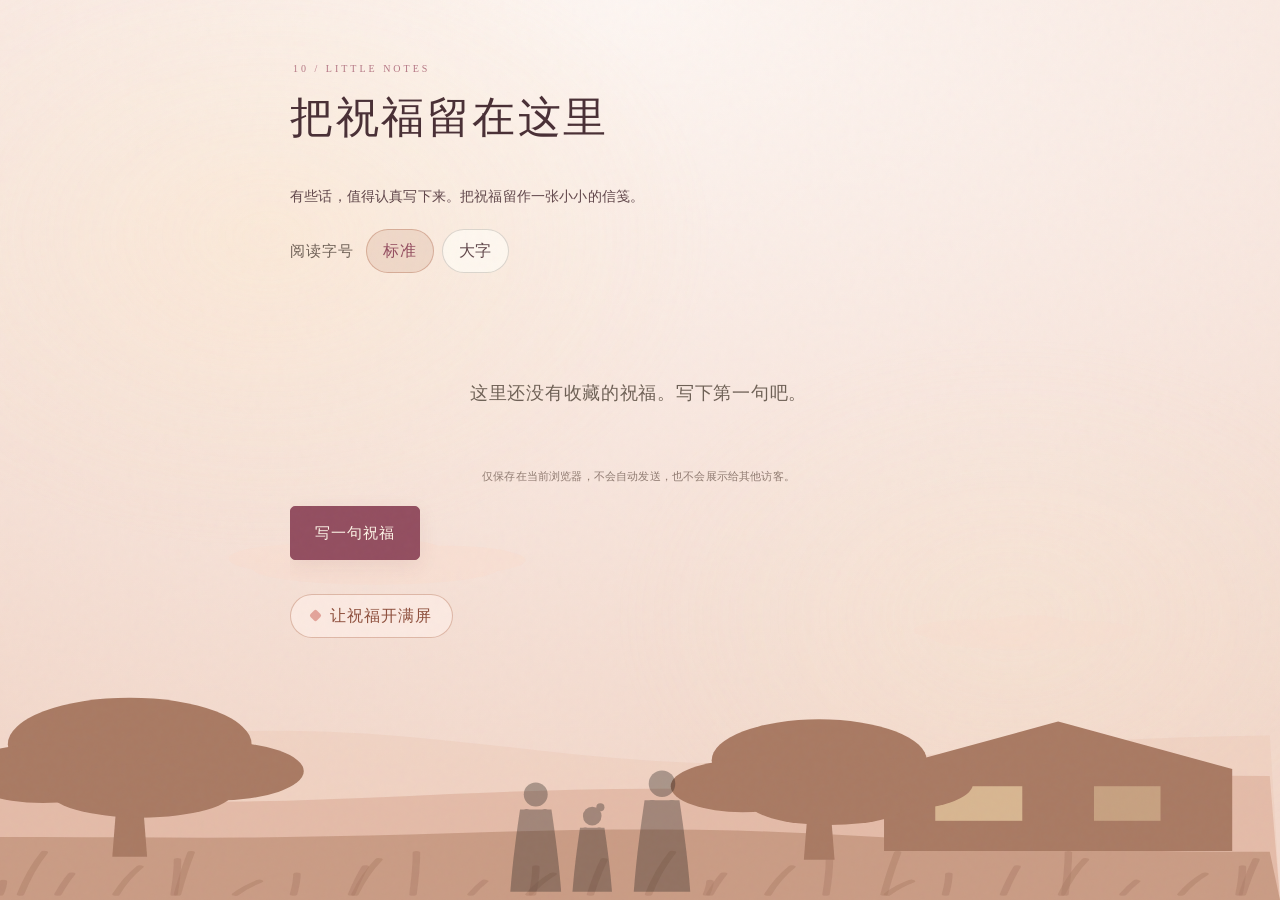
<file: paper-notes.html>
<!doctype html>
<html lang="zh-CN">
<head>
<meta charset="utf-8">
<meta name="viewport" content="width=device-width,initial-scale=1,viewport-fit=cover">
<title>祝福短笺 · 今天，回家吃饭</title>
<script src="motion-policy.js?v=window10a"></script>
<link rel="stylesheet" href="style.css?v=window10a">
<link rel="stylesheet" href="atelier.css?v=window10a">
<link rel="stylesheet" href="theatre.css?v=window10a">
<link rel="stylesheet" href="illustrated.css?v=window10a">
<link rel="stylesheet" href="gala.css?v=window10a">
<link rel="stylesheet" href="performance.css?v=window10a">
<link rel="stylesheet" href="scenes-atelier.css?v=window10a">
<link rel="stylesheet" href="note-revival.css?v=window10a">
<link rel="stylesheet" href="blessing-windows.css?v=window10a">
<link rel="stylesheet" href="paper-notes.css?v=paper1">
<script defer src="data/content.js?v=window10a"></script>
<script defer src="api.js?v=window10a"></script>
<script defer src="scenery.js?v=window10a"></script>
<script defer src="actors.js?v=window10a"></script>
<script defer src="note-revival.js?v=window10a"></script>
<script defer src="blessing-windows.js?v=window10a"></script>
<script defer src="birthday-wall.js?v=paper1"></script>
<script defer src="paper-notes-frame.js?v=paper1"></script>
</head>
<body class="paper-notes-embedded">
<button class="paper-notes-return" type="button">回到手作书</button>
<main id="journey" class="journey theatre-deck">
    <section class="scene stage-current is-active scene--paper scene--rose" id="panel-wall" data-name="祝福" aria-labelledby="wall-title">
      <div class="scene-bg" aria-hidden="true">
      </div>
      <div class="scenery" data-scene="greet"></div>
      <div class="actors" data-act="greet"></div>

      <div class="scene-inner">
        <header class="panel-head">
          <p class="panel-kicker">10 / LITTLE NOTES</p>
          <h2 class="panel-title" id="wall-title">把祝福留在这里</h2>
        </header>
        <p class="panel-lede" id="wall-intro">写一句想对妈妈说的话，审核后会出现在这里。</p>

        <div class="wall-list" id="wall-list" aria-live="polite"></div>
        <p class="wall-empty" id="wall-empty" hidden></p>

        <p class="local-note">仅保存在当前浏览器，不会自动发送，也不会展示给其他访客。</p><div class="wall-switch" id="wall-switch">
          <button class="btn" id="wall-compose" type="button">写一句祝福</button>
        </div>

        <form class="wall-form" id="wall-form" hidden novalidate>
          <div class="field field--inline">
            <label for="wall-name">你的名字</label>
            <input id="wall-name" name="name" type="text" inputmode="text" autocomplete="name"
                   maxlength="20" placeholder="怎么写都可以" required>
            <p class="field-hint" id="wall-name-hint"></p>
          </div>

          <div class="field">
            <label for="wall-content">想说的话</label>
            <textarea id="wall-content" name="content" rows="2" maxlength="200"
                      placeholder="比如：妈妈，愿你每天都有小小的欢喜。" required></textarea>
            <p class="field-hint" id="wall-content-hint"></p>
          </div>

          <button class="btn btn--wide" id="wall-submit" type="submit">收藏这句祝福</button>
          <button class="ghost-btn ghost-btn--sm wall-back" id="wall-back" type="button">看看已收藏的祝福</button>
          <p class="form-msg" id="wall-msg" role="status"></p>
        </form>
      </div>
    </section>
</main>
<p class="paper-notes-status" role="status"></p>
</body>
</html>
</file>
<file: home.css>
:root{--sb:env(safe-area-inset-bottom,0px);--st:env(safe-area-inset-top,0px);--sl:env(safe-area-inset-left,0px);--sr:env(safe-area-inset-right,0px);--ink:#fff3dc}
*{box-sizing:border-box}
[hidden]{display:none!important}
html,body{margin:0;height:100%;overflow:hidden;background:#0b1430;color:var(--ink);font-family:'PingFang SC','Hiragino Sans GB','Noto Sans CJK SC','Microsoft YaHei',sans-serif;-webkit-tap-highlight-color:transparent}
h1,h2,.line,.ctip{font-family:'Songti SC','Noto Serif CJK SC','STSong','SimSun',serif}
h1,h2{font-weight:700;margin:0}
button{font:inherit;cursor:pointer;min-height:44px;min-width:44px;border-radius:24px;padding:0 20px;touch-action:manipulation}
button:focus-visible{outline:3px solid #fff;outline-offset:3px}
button:disabled{opacity:.35;cursor:default}
.cta{border:0;background:linear-gradient(#ffd48a,#f0a03c);color:#2a1606;font-weight:700;font-size:18px;min-height:52px;padding:0 30px;box-shadow:0 0 0 1px rgba(255,230,180,.6),0 8px 28px rgba(240,160,60,.45)}
.cta.sm{font-size:16px;min-height:46px;padding:0 20px}
.ghost{border:1px solid rgba(255,232,190,.55);background:rgba(10,16,36,.62);color:var(--ink);font-size:15px}
.scene{position:fixed;inset:0;overflow:hidden;opacity:0;visibility:hidden;transition:opacity .8s,visibility 0s .8s}
body[data-scene=intro] #a,body[data-scene=a] #a,body[data-scene=b] #b,body[data-scene=c] #c{opacity:1;visibility:visible;transition:opacity .8s}
.art{position:absolute;inset:0;width:100%;height:100%;object-fit:cover;object-position:50% 50%}
#a{background:linear-gradient(#16244f,#0b1430 60%,#191630)}
.shot{position:absolute;inset:0;opacity:0}
.s1{background:radial-gradient(30% 40% at 50% 55%,#6a4a3a,transparent),linear-gradient(#22356a,#0d1734 65%,#1a1830)}
.s1 .art{transform-origin:50% 54%}
.glow{position:absolute;left:50%;top:54%;width:36vmin;height:50vmin;margin:-25vmin 0 0 -18vmin;background:radial-gradient(closest-side,rgba(255,196,110,.75),rgba(255,170,80,0));opacity:.3}
[data-shot='0'] .s1{opacity:.45}
[data-shot='1'] .s1,[data-shot='2'] .s1,[data-shot='2'] .s2,[data-shot='3'] .s2,[data-shot='3'] .s3{opacity:1}
[data-shot='1'] .s1 .art{animation:p1 3.8s ease-out forwards}
[data-shot='1'] .glow{animation:gl 3.6s ease-in forwards}
[data-shot='2'] .s1 .art{animation:p1b 3.2s ease-in forwards}
[data-shot='2'] .glow{opacity:1;transform:scale(1.4)}
.slit{position:absolute;inset:0;background:radial-gradient(70% 80% at 50% 55%,#fff3d6,#ffcb7c 55%,#e08a36);transform:scaleX(.008)}
[data-shot='2'] .slit{animation:op 1.3s cubic-bezier(.7,0,.25,1) forwards}
[data-shot='3'] .slit{transform:none}
.hall{position:absolute;inset:0;width:100%;height:100%;fill:none;stroke:#6b3a14;stroke-width:2.2;stroke-linecap:round;stroke-linejoin:round;transform-origin:50% 58%}
.hall path{stroke-dasharray:1;stroke-dashoffset:1}
[data-shot='2'] .hall{animation:hz 3.2s ease-in forwards}
[data-shot='2'] .hall path{animation:dr 1.8s .7s ease-out forwards}
[data-shot='3'] .hall{opacity:0}
.s3{background:radial-gradient(60% 50% at 50% 50%,#7a4a22,#2a1810)}
[data-shot='3'] .s3 .art{animation:p3 4s ease-out forwards}
.near{position:absolute;inset:-5%;background:radial-gradient(circle at 6% 78%,rgba(255,196,110,.4) 0 3%,transparent 6%),radial-gradient(circle at 92% 24%,rgba(255,220,160,.35) 0 2.5%,transparent 5%),radial-gradient(circle at 86% 88%,rgba(255,180,100,.3) 0 4%,transparent 8%);opacity:0}
[data-shot='3'] .near{animation:nr 4s ease-out forwards}
.scrim{position:absolute;inset:0;background:linear-gradient(transparent 45%,rgba(6,10,26,.78));pointer-events:none}
[data-shot='2'] .scrim{opacity:0}
.line{position:absolute;left:0;right:0;bottom:calc(92px + var(--sb));margin:0 auto;padding:0 calc(24px + var(--sr)) 0 calc(24px + var(--sl));max-width:24em;text-align:center;font-size:clamp(19px,min(4.8vw,6vh),32px);line-height:1.6;text-shadow:0 2px 12px rgba(0,0,0,.65);opacity:0}
.line.in{animation:ln .9s .25s ease-out both}
[data-shot='2'] .line{color:#3a1d08;text-shadow:0 0 18px rgba(255,240,210,.9)}
[data-shot='2'] .line.in{animation-delay:1.1s}
.intro{position:absolute;inset:0;display:flex;flex-direction:column;align-items:center;justify-content:center;gap:14px;padding:calc(20px + var(--st)) 24px calc(20px + var(--sb));text-align:center;background:radial-gradient(60% 50% at 50% 55%,rgba(255,180,90,.18),transparent),linear-gradient(rgba(8,13,32,.3),rgba(8,13,32,.72));transition:opacity .6s,visibility 0s .6s}
body:not([data-scene=intro]) .intro{opacity:0;visibility:hidden}
.intro h1{font-size:clamp(36px,min(11vw,15vh),88px);color:#ffe0a0;letter-spacing:.06em;text-shadow:0 0 30px rgba(255,180,80,.45)}
.kicker{margin:0;font-size:14px;letter-spacing:.3em;color:#f3d9a6}
.hint{margin:0;font-size:14px;color:#e8dcc6}
.ctrl{position:absolute;left:0;right:0;bottom:calc(20px + var(--sb));display:flex;justify-content:center;gap:12px;padding:0 12px}
.paused *{animation-play-state:paused!important}
#b{display:flex;flex-direction:column;align-items:center;gap:10px;padding:calc(12px + var(--st)) calc(12px + var(--sr)) calc(10px + var(--sb)) calc(12px + var(--sl));background:radial-gradient(90% 60% at 50% 0,#7a4b1f,#2b1c16 55%,#0f1428)}
#b::before{content:'';position:absolute;inset:0;background:#ffcf86;opacity:0;pointer-events:none;z-index:2}
body[data-scene=b] #b::before{animation:gold 1.1s ease-out}
body[data-scene=b] .book{animation:rise .9s .15s ease-out both}
.book{position:relative;flex:1;min-height:0;width:min(100%,1000px);max-height:680px;perspective:1800px}
.page{position:absolute;inset:0;display:grid;grid-template-rows:55% 1fr;color:#3a2616;background:radial-gradient(circle at 25% 10%,#fffaf0,#f3e3c6 70%,#e8d3ad);border-radius:8px;box-shadow:0 20px 50px rgba(0,0,0,.5),inset 0 0 0 1px rgba(120,80,40,.18);overflow:hidden;transform-origin:0 50%;opacity:0;visibility:hidden;transform:translateX(6%);transition:transform .7s cubic-bezier(.6,.05,.3,1),opacity .5s,visibility 0s .7s}
.page.on{opacity:1;visibility:visible;transform:none;transition:transform .7s cubic-bezier(.6,.05,.3,1),opacity .5s}
.page.past{transform:rotateY(-75deg)}
.pic{position:relative;display:grid;place-items:center;padding:16px;min-height:0}
.pic>svg{width:100%;height:100%;max-width:360px}
.txt{padding:4px 22px 18px;overflow:auto;min-height:0}
.txt h2{font-size:clamp(22px,min(6vw,6vh),32px);color:#5a2e10;margin:4px 0 8px}
.txt p{margin:0 0 14px;font-size:16px;line-height:1.75}
.page .kicker{color:#7a4c1c;letter-spacing:.2em}
.bnav{display:flex;align-items:center;gap:14px;flex:none}
#pg{min-width:3.5em;text-align:center;color:#f3e1bf}
.pop{position:relative;width:min(100%,260px);height:100%;--p:0}
.bq{position:absolute;left:15%;width:70%;bottom:22%;transform:translateY(calc((1 - var(--p)) * 50%)) scale(calc(.72 + .28 * var(--p)));transform-origin:50% 100%;transition:transform .7s cubic-bezier(.3,1.5,.5,1)}
.pocket{position:absolute;left:6%;right:6%;bottom:12%;height:40%;display:grid;place-items:center;padding-top:8%;background:linear-gradient(#d7ab72,#b9864c);clip-path:polygon(0 12%,10% 0,20% 12%,30% 0,40% 12%,50% 0,60% 12%,70% 0,80% 12%,90% 0,100% 12%,82% 100%,18% 100%)}
.pocket span,.letter{font-family:'Kaiti SC','STKaiti','KaiTi','Songti SC',serif}
.pocket span{font-size:20px;color:#4a2a10}
.tab{position:absolute;left:50%;bottom:-6px;margin-left:-34px;width:68px;padding:0;border:0;border-radius:4px 4px 14px 14px;background:#b8323f;color:#fff;font-weight:700;touch-action:none;transform:translateY(calc(var(--p) * 14px));transition:transform .7s}
.pop.drag .bq,.pop.drag .tab{transition:none}
.fold{position:relative;width:min(88%,320px);height:56%;cursor:pointer}
.letter{position:absolute;inset:0;display:grid;align-content:center;padding:10px 16px;background:#fffbf2;border-radius:4px;box-shadow:0 6px 16px rgba(80,50,20,.25);font-size:clamp(12.5px,3.4vw,16px);line-height:1.55;color:#3b2a1c}
.letter p{margin:0}
.letter span{display:block;text-align:right}
.flap{position:absolute;left:0;right:0;height:50.5%;background:linear-gradient(#e9d1a6,#d6b37e);box-shadow:inset 0 0 0 1px rgba(120,80,40,.2);transition:transform 1s cubic-bezier(.5,0,.2,1)}
.flap.t{top:0;transform-origin:50% 0;z-index:2}
.flap.bt{bottom:0;transform-origin:50% 100%;z-index:1}
.seal{position:absolute;left:50%;top:50%;width:44px;height:44px;margin:-22px;border-radius:50%;background:#b8323f;color:#ffe9d0;display:grid;place-items:center;font-style:normal;z-index:3;transition:opacity .3s,transform .3s}
.open .flap.t{transform:perspective(800px) rotateX(155deg)}
.open .flap.bt{transform:perspective(800px) rotateX(-155deg);transition-delay:.25s}
.open .seal{opacity:0;transform:scale(.6)}
@media (min-aspect-ratio:1/1){.page{grid-template-rows:none;grid-template-columns:1fr 1fr;transform-origin:50% 50%}.page::after{content:'';position:absolute;top:0;bottom:0;left:50%;width:30px;margin-left:-15px;background:linear-gradient(90deg,transparent,rgba(110,70,30,.2),transparent);pointer-events:none}.txt{align-self:center;max-height:100%;padding:20px clamp(18px,4vw,48px)}}
#c{background:linear-gradient(#050a1c,#0b1636 50%,#24191a)}
#c .bg{top:auto;height:64%;object-position:50% 60%;opacity:.4}
.sky{position:absolute;inset:0;background:linear-gradient(#050a1c 25%,rgba(5,10,28,.55) 55%,rgba(5,10,28,.15) 78%,rgba(12,8,6,.65))}
.beam{position:absolute;top:-6%;width:50vmax;height:115%;margin-left:-25vmax;background:linear-gradient(rgba(255,244,214,.42),rgba(255,214,140,.1) 70%,transparent);clip-path:polygon(47% 0,53% 0,100% 100%,0 100%);transform-origin:50% 0;opacity:0;transition:opacity 1.2s}
.beam.l{left:6%;transform:rotate(-30deg)}
.beam.r{left:94%;transform:rotate(30deg)}
[data-s='show'] .beam{opacity:1}
[data-s='show'] .beam.l{animation:sl 3.5s ease-in-out 2 alternate}
[data-s='show'] .beam.r{animation:sr 3.5s ease-in-out 2 alternate}
[data-s='done'] .beam{opacity:.55}
.dots{position:absolute;inset:0;background:radial-gradient(circle at 18% 22%,#ffd68a 0 2px,transparent 3px),radial-gradient(circle at 78% 16%,#fff0cc 0 2px,transparent 3px),radial-gradient(circle at 62% 34%,#ffc0c8 0 1.5px,transparent 3px),radial-gradient(circle at 30% 40%,#ffe2a0 0 1.5px,transparent 3px),radial-gradient(circle at 88% 42%,#ffd68a 0 2px,transparent 3px);opacity:0;transition:opacity 1.5s}
[data-s='done'] .dots{opacity:1}
#fx{position:absolute;inset:0;width:100%;height:100%;pointer-events:none}
.ctip{position:absolute;left:0;right:0;top:calc(14% + var(--st));margin:0;padding:0 20px;text-align:center;font-size:clamp(18px,min(5vw,6vh),28px);color:#f3e1bf;transition:opacity .6s}
#c:not([data-s='cover']) .ctip{opacity:0}
.cake-wrap{position:absolute;left:50%;bottom:calc(86px + var(--sb));width:min(80vw,52vh,440px);aspect-ratio:300/260;transform:translateX(-50%)}
.cake-wrap::before{content:'';position:absolute;inset:-30% -25%;background:radial-gradient(closest-side,rgba(255,206,120,.55),rgba(255,206,120,0));opacity:0;transform:scale(.6);transition:opacity 1.6s,transform 1.6s}
#c:not([data-s='cover']) .cake-wrap::before{opacity:1;transform:none}
.cake{position:absolute;inset:0;width:100%;height:100%}
.fl{transform-box:fill-box;transform-origin:50% 100%;transform:scale(0);transition:transform .5s .9s}
#c:not([data-s='cover']) .fl{transform:scale(1);animation:flick .6s 1.4s ease-in-out infinite alternate}
.dome{position:absolute;left:4%;right:4%;bottom:5%;height:87%;pointer-events:none}
.dome i{position:absolute;display:block;transition:transform .9s ease,opacity .4s}
.glass{left:4%;right:4%;top:6%;bottom:5%;border-radius:50% 50% 6px 6px/80% 80% 6px 6px;background:radial-gradient(120% 90% at 35% 25%,#f4f1ea 0,#c4c8d2 30%,#7f8698 70%,#4d5366 100%);box-shadow:inset 0 -10px 18px rgba(0,0,0,.3),0 8px 20px rgba(0,0,0,.4)}
.sheen{left:18%;top:20%;width:14%;height:44%;border-radius:50%;background:linear-gradient(rgba(255,255,255,.75),rgba(255,255,255,0));transform:rotate(-18deg)}
.knob{left:44%;width:12%;top:0;height:10%;border-radius:50% 50% 40% 40%;background:linear-gradient(#ffe2a0,#b9822e)}
.rim{left:0;right:0;bottom:0;height:9%;border-radius:50%;background:linear-gradient(#f3cf7f,#9a6a24)}
#c:not([data-s='cover']) .rim{transform:translateY(-30%);opacity:0;transition:transform .8s,opacity .6s}
#c:not([data-s='cover']) .knob{transform:translateY(-85vh);opacity:0;transition:transform 1.5s cubic-bezier(.55,0,.25,1),opacity .5s 1s}
#c:not([data-s='cover']) .glass{transform:translateY(-78vh) rotate(-4deg);opacity:0;transition:transform 1.6s .08s cubic-bezier(.55,0,.25,1),opacity .6s 1s}
#c:not([data-s='cover']) .sheen{transform:translateY(-72vh) rotate(-24deg);opacity:0;transition:transform 1.5s .2s cubic-bezier(.55,0,.25,1),opacity .5s .8s}
.wish{position:absolute;left:0;right:0;top:calc(9% + var(--st));padding:0 16px;text-align:center;opacity:0;transform:translateY(14px);transition:opacity 1.2s,transform 1.2s}
.wish h2{font-size:clamp(32px,min(10vw,11vh),68px);color:#ffe2a0;letter-spacing:.08em;text-shadow:0 0 26px rgba(255,190,90,.55)}
.wish p{margin:10px 0 0;font-size:clamp(16px,min(4.2vw,5vh),22px);color:#f3e6cf;letter-spacing:.2em}
[data-s='done'] .wish{opacity:1;transform:none}
.cbar{position:absolute;left:0;right:0;bottom:calc(16px + var(--sb));display:flex;flex-wrap:wrap;justify-content:center;gap:10px;padding:0 12px}
@keyframes p1{from{transform:scale(1.02)}to{transform:scale(1.16)}}
@keyframes p1b{from{transform:scale(1.16)}to{transform:scale(1.34)}}
@keyframes gl{to{opacity:1;transform:scale(1.4)}}
@keyframes op{to{transform:scaleX(1)}}
@keyframes hz{to{transform:scale(1.35)}}
@keyframes dr{to{stroke-dashoffset:0}}
@keyframes p3{0%{opacity:0;transform:scale(1.22)}28%{opacity:1;transform:scale(1.06)}100%{opacity:1;transform:scale(1.12)}}
@keyframes nr{from{opacity:0;transform:translateY(20px)}to{opacity:1;transform:translateY(-10px)}}
@keyframes ln{from{opacity:0;transform:translateY(12px)}to{opacity:1;transform:none}}
@keyframes gold{from{opacity:.9}to{opacity:0}}
@keyframes rise{from{opacity:0;transform:translateY(28px) scale(.96)}}
@keyframes sl{to{transform:rotate(-18deg)}}
@keyframes sr{to{transform:rotate(18deg)}}
@keyframes flick{to{transform:scale(.86,1.08)}}


/* The photographed paper grain and painted cake are separate movable layers. */
.motion-control {
  position: fixed; z-index: 5; top: calc(12px + var(--st)); right: calc(12px + var(--sr));
  padding: 0 14px; font-size: 14px; background: #0c1428dc;
}
body[data-scene='b'] #b {padding-top: calc(66px + var(--st));}
body[data-scene='intro'] [data-shot='0'] .s1 {opacity: .84;}
.intro {justify-content: flex-end; padding-bottom: calc(clamp(42px, 10vh, 105px) + var(--sb));}
.intro h1 {text-wrap: balance;}
.intro .hint {font-size: 14px; line-height: 1.55;}
.print-house {
  width: min(100%, 380px); height: min(100%, 300px); margin: 0; overflow: hidden;
  border: 8px solid #fff9e9; border-radius: 3px; transform: rotate(-2deg);
  box-shadow: 0 8px 24px #83563952;
}
.print-house img {display: block; width: 100%; height: 100%; object-fit: cover;}
.bq {height: 73%; width: 76%; left: 12%; bottom: 20%; object-fit: contain; pointer-events:none;}
.tab {bottom: 6px;}
.txt .cta:focus-visible, .tab:focus-visible {outline-color: #6b361d;}
.cake {object-fit: contain; opacity: 0; transition: opacity .48s .5s;}
#c:not([data-s='cover']) .cake {opacity: 1;}
.dome {height: 99%;}
.glass {background: radial-gradient(115% 90% at 34% 25%, #ffe1ae 0, #d6a164 44%, #865b3d 78%, #513c32 100%);}
.dome .glass::after {
  content: ''; position: absolute; inset: 74% 6% 8%; border-top: 1px solid #4a536c95; border-bottom: 2px solid #4a536c95; border-radius: 70%;
}
#c .bg {transition: opacity 1.3s; opacity:.4;}
#c:not([data-s='cover']) .bg {opacity: .13;}
.reveal-light {
  position: absolute; z-index: 1; pointer-events: none; inset: 4% 0 0;
  background: radial-gradient(ellipse at 50% 66%, #ffdaa88c, #e89e5328 38%, transparent 67%);
  opacity: 0; transform: scale(.7);
}
[data-s='reveal'] .reveal-light {animation: warm-reveal 1.45s ease-out both;}
.beam {
  clip-path:none;
  background:conic-gradient(from 155deg at 50% 0%, transparent 0deg, #ffe0a32b 10deg,
    #ffebbc9e 25deg, #ffe0a32b 40deg, transparent 50deg);
  mask-image:linear-gradient(#000 18%, #000b 44%, #0004 78%, transparent);
}
.cake-wrap,.wish,.cbar,.ctip {z-index: 2;}
#fx {z-index: 1;}
.wish h2 {line-height:1.22;}
.wish p {line-height:1.6;}
@keyframes warm-reveal {
  0% {opacity:0; transform:scale(.7);}
  40% {opacity:.82;}
  100% {opacity:0; transform:scale(1.12);}
}
@media (max-height: 470px) and (min-aspect-ratio: 1/1) {
  body[data-scene='b'] #b {padding-top: calc(9px + var(--st)); padding-right: calc(88px + var(--sr));}
  .motion-control {top: calc(8px + var(--st)); right: calc(6px + var(--sr)); padding: 0 8px; font-size:12px;}
  .wish {top: calc(5% + var(--st));}
  .wish h2 {font-size: clamp(26px, 8vh, 45px);}
  .wish p {margin-top:4px;}
  .cake-wrap {width: min(52vh, 64vw); bottom: calc(64px + var(--sb));}
  .cbar {bottom: calc(8px + var(--sb));}
}
body[data-motion='gentle'] *, body[data-motion='gentle'] *::before, body[data-motion='gentle'] *::after {
  animation-duration: .01ms!important; animation-delay: 0s!important; animation-iteration-count: 1!important;
  transition-duration: .01ms!important; transition-delay: 0s!important;
}
</file>
<file: home-keepsake.css>
#c[data-s='done'] .cbar { gap:6px; padding-inline:8px; }
#c[data-s='done'] .cbar button { min-height:44px; padding:0 12px; font-size:14px; }
#home-keepsake {
  box-sizing:border-box;
  width:min(690px, calc(100vw - 20px));
  max-height:calc(100vh - 20px);
  max-height:calc(100dvh - 20px - var(--st) - var(--sb));
  margin:auto;
  border:1px solid #bc9b6b;
  border-radius:16px;
  padding:0;
  background:#f7ead2;
  color:#3e2824;
  box-shadow:0 20px 65px #070c1d9c;
  overflow:auto;
  overscroll-behavior:contain;
}
#home-keepsake::backdrop { background:#081021bf; }
.home-card-head {
  display:flex; align-items:center; justify-content:space-between; gap:14px;
  position:sticky; top:0; z-index:1;
  padding:12px 16px; border-bottom:1px solid #bc9b6b70; background:#f7ead2;
}
.home-card-head h2 { margin:0; font-size:clamp(22px,5vw,30px); }
.home-card-head form { margin:0; }
.home-card-close {
  min-height:44px; min-width:44px; padding:0;
  border:1px solid #936b4d89; color:#3e2824; background:#fff5e4; font-size:23px;
}
.home-card-body { display:grid; grid-template-columns:minmax(180px,.9fr) minmax(0,1fr); gap:18px; padding:18px; }
.home-card-plate { display:grid; align-self:start; place-items:center; min-height:100px; background:#c9a97b2b; border-radius:5px; }
#home-card-preview { display:block; width:100%; height:auto; box-shadow:0 8px 22px #3c2a2540; border-radius:3px; }
.home-card-controls { display:flex; align-items:flex-start; flex-direction:column; justify-content:center; gap:12px; min-width:0; }
.home-card-controls p { margin:0; line-height:1.6; }
.home-card-options { display:flex; flex-wrap:wrap; gap:8px; }
.home-card-options button {
  min-height:44px; font-size:14px; padding:0 12px; border:1px solid #a58560;
  color:#503527; background:#fff5e4;
}
.home-card-options button[aria-pressed='true'] { border-color:#784151; background:#784151; color:#fff8e9; }
#home-card-status { min-height:1.6em; color:#624c40; font-size:14px; }
#home-card-download,.home-card-garden { display:inline-flex; min-height:44px; align-items:center; color:#603748; font-weight:600; }
#home-card-download { padding:0 15px; border-radius:22px; background:#77404e; text-decoration:none; color:#fff4e6; }
#home-keepsake :focus-visible { outline:3px solid #6b3c4b; outline-offset:3px; }
@media(max-width:530px) {
  .home-card-body { grid-template-columns:1fr; gap:14px; padding:12px 16px 16px; }
  .home-card-plate { width:min(190px,100%); justify-self:center; }
  .home-card-controls { gap:8px; }
}
@media(max-height:480px) and (min-aspect-ratio:1/1) {
  .home-card-plate { width:min(170px,100%); }
}
</file>
<file: paper-notes.css>
.craft-notes .pic {
  background: radial-gradient(ellipse at 50% 54%, #f5d5bb, transparent 68%);
}

#home-notes-dialog {
  position: fixed;
  inset: 0;
  width: 100%;
  height: 100%;
  height: 100dvh;
  max-width: none;
  max-height: none;
  margin: 0;
  padding: 0;
  border: 0;
  overflow: hidden;
  background: #f8e7df;
}

#home-notes-dialog iframe {
  display: block;
  width: 100%;
  height: 100%;
  border: 0;
}

.paper-notes-return {
  position: fixed;
  z-index: 5;
  inset-block-start: max(8px, env(safe-area-inset-top));
  inset-inline-end: max(12px, env(safe-area-inset-right));
  min-height: 44px;
  padding: 0 15px;
  border: 1px solid #d7a995;
  border-radius: 100px;
  background: #fffaf3;
  color: #673f31;
  font: 600 15px/1.25 system-ui, sans-serif;
  cursor: pointer;
}

.paper-notes-return:focus-visible {
  outline: 2px solid #854f31;
  outline-offset: 2px;
}

.paper-notes-embedded {
  margin: 0;
  overflow: hidden;
}

.paper-notes-embedded #journey.theatre-deck > #panel-wall {
  padding-top: max(63px, calc(env(safe-area-inset-top) + 55px));
  padding-bottom: max(10px, env(safe-area-inset-bottom));
}

.paper-notes-embedded #journey #panel-wall :is(#wall-compose, #wall-submit, #wall-back) {
  min-height: 44px;
}

.paper-notes-embedded .paper-notes-status:not(:empty) {
  position: fixed;
  z-index: 6;
  inset-inline: 12px;
  inset-block-end: max(12px, env(safe-area-inset-bottom));
  width: fit-content;
  padding: 8px 15px;
  margin: auto;
  background: #634138;
  color: #fffaf3;
  border-radius: 999px;
  font-size: 14px;
  pointer-events: none;
}
</file>
<file: paper-crafts.css>
.craft-sea .pic,.craft-forest .pic{position:relative;overflow:hidden;background:linear-gradient(#17223b,#2b3f63)}
.craft-forest .pic{background:linear-gradient(#141d33,#24374f)}
.craft-sea .pic::after,.craft-forest .pic::after{content:'';position:absolute;inset:0;border:5px solid #f4ead5;box-shadow:inset 0 0 0 1px #b8763a,inset 0 0 18px rgba(20,29,51,.55);pointer-events:none}
.craft-sea svg,.craft-forest svg{position:absolute;inset:0;width:100%;height:100%;display:block}
.craft-sea .cs-w{stroke:#f4ead5;stroke-opacity:.5;stroke-width:1.5}
.craft-sea .cs-w,.craft-sea .cs-bob{transform-box:fill-box;transform-origin:center}
.craft-sea.on .cs-w1{animation:cs-sway 6s ease-in-out 6 alternate}
.craft-sea.on .cs-w2{animation:cs-sway 5s ease-in-out 6 alternate-reverse}
.craft-sea.on .cs-w3{animation:cs-sway 4s ease-in-out 8 alternate}
@keyframes cs-sway{to{transform:translateX(-8px)}
}
.craft-sea .cs-bottle{transition:transform 2.6s cubic-bezier(.45,.05,.3,1)}
.craft-sea.cs-sent .cs-bottle{transform:translate(186px,-12px)}
.craft-sea.cs-sent.on .cs-bob{animation:cs-bob 1.8s ease-in-out 2.6s 8 alternate}
@keyframes cs-bob{to{transform:translateY(3px) rotate(6deg)}
}
.craft-sea .cs-boat{transition:transform 3.4s ease-in-out .3s}
.craft-sea.cs-sent .cs-boat{transform:translateX(200px)}
.craft-sea .cs-cork,.craft-sea .cs-note,.craft-sea .cs-heart{opacity:0;transition:opacity .4s}
.craft-sea .cs-heart{transition:opacity .6s 2.6s}
.craft-sea.cs-sent .cs-cork,.craft-sea.cs-sent .cs-note,.craft-sea.cs-sent .cs-heart{opacity:1}
.craft-sea .cs-beam{opacity:.12;transition:opacity 1.2s}
.craft-sea.cs-sent .cs-beam{opacity:.45}
.craft-sea .cs-glint{opacity:.25;transition:opacity 1.2s}
.craft-sea.cs-sent .cs-glint{opacity:.9}
.craft-sea .txt h2,.craft-forest .txt h2{margin:0 0 .25em;font-size:1.15rem;color:#b8325a}
.craft-sea .txt p,.craft-forest .txt p{margin:0 0 .5em;line-height:1.55;font-size:.95rem}
.craft-sea [hidden]{display:none!important}
.craft-sea textarea{display:block;width:100%;box-sizing:border-box;min-height:60px;margin:0 0 8px;padding:8px 10px;font:inherit;font-size:16px;color:#1f2d4a;background:#fffaf0;border:2px solid #b8763a;border-radius:10px;resize:none}
.craft-sea .cs-btn,.craft-forest .cf-reset{min-height:44px;padding:0 18px;border:0;border-radius:22px;background:#1f2d4a;color:#f4ead5;font:inherit;font-weight:700;cursor:pointer;box-shadow:0 3px 0 #b8763a}
.craft-sea .cs-again{background:#b8325a;box-shadow:0 3px 0 #1f2d4a}
.craft-sea .txt .cs-msg{padding:4px 8px;font-weight:700;color:#1f2d4a;background:#f4ead5;border-left:3px solid #b8325a;overflow-wrap:anywhere}
.craft-sea textarea:focus-visible,.craft-sea button:focus-visible,.craft-forest button:focus-visible{outline:3px solid #b8325a;outline-offset:2px}
.craft-forest .cf-lamp{cursor:pointer}
.craft-forest .cf-glow{opacity:0;transition:opacity .6s}
.craft-forest .cf-shade{fill:#4a4258;stroke:#f4ead5;stroke-opacity:.4;transition:fill .5s}
.craft-forest .cf-lamp.is-on .cf-glow{opacity:1}
.craft-forest .cf-lamp.is-on .cf-shade{fill:#f2c46b}
.craft-forest .cf-r{opacity:0;pointer-events:none;transition:opacity .8s}
.craft-forest .cf-r.is-on{opacity:1}
.craft-forest.on .cf-r.is-on .cf-fly{animation:cf-blink 1.6s ease-in-out 6 alternate}
@keyframes cf-blink{from{opacity:.3}
to{opacity:1}
}
.craft-forest .cf-trail{stroke-dasharray:100;stroke-dashoffset:100;transition:stroke-dashoffset 1s ease}
.craft-forest[data-lit='1'] .cf-trail{stroke-dashoffset:80}
.craft-forest[data-lit='2'] .cf-trail{stroke-dashoffset:60}
.craft-forest[data-lit='3'] .cf-trail{stroke-dashoffset:40}
.craft-forest[data-lit='4'] .cf-trail{stroke-dashoffset:20}
.craft-forest[data-lit='5'] .cf-trail{stroke-dashoffset:0}
.craft-forest .cf-smoke{opacity:0;transition:opacity 1s .4s}
.craft-forest.cf-done .cf-smoke{opacity:.7}
.craft-forest .cf-stars{opacity:.35;transition:opacity 1s}
.craft-forest.cf-done .cf-stars{opacity:.95}
.craft-forest .cf-btns{display:flex;flex-wrap:wrap;gap:8px}
.craft-forest .cf-btn{width:44px;height:44px;padding:0;border:2px solid #1f2d4a;border-radius:12px 12px 18px 18px;background:#f4ead5;color:#1f2d4a;font:inherit;font-weight:700;cursor:pointer;transition:background .3s}
.craft-forest .cf-btn.is-on{background:#f2c46b;border-color:#b8325a;box-shadow:0 0 0 3px rgba(242,196,107,.45)}
.craft-forest .txt .cf-foot{display:flex;align-items:center;gap:12px;margin:8px 0 0}
.craft-forest .cf-count{font-size:.9rem;color:#8a5a2e}
.craft-forest .cf-reset{padding:0 14px;font-weight:400;background:transparent;color:#1f2d4a;border:2px solid #1f2d4a;box-shadow:none}
body[data-motion='gentle'] .craft-sea *,body[data-motion='gentle'] .craft-forest *{animation:none!important;transition:none!important}

.craft-sea .pic > svg,
.craft-forest .pic > svg {
  position: static;
  max-width: 540px;
  overflow: visible;
}

.craft-sea .pic,
.craft-forest .pic {
  background: #19253d;
  padding: 6px;
}

.craft-sea .txt h2,
.craft-forest .txt h2 {
  color: #7d2b43;
  font-size: clamp(22px, min(6vw, 6vh), 30px);
}

.craft-forest .cf-btn {
  flex: 0 0 44px;
}

.craft-sea .cs-echo {
  padding-bottom: 5px;
}

.craft-sea textarea {
  scroll-margin-block: 8px;
}

@media (max-aspect-ratio: 1/1) {
  .page.craft-sea,
  .page.craft-forest {
    grid-template-rows: minmax(0, 1fr) auto;
  }

  .craft-sea .txt,
  .craft-forest .txt {
    max-height: 56vh;
    max-height: 56dvh;
    padding: 12px 17px 16px;
  }
}

@media (max-width: 359px) {
  .craft-forest .cf-btns {
    gap: 6px;
  }
}
</file>
<file: book-art.css>
.page[data-art] .pic {
  min-width: 0;
  container-type: size;
  overflow: hidden;
  padding: 0;
  background: radial-gradient(ellipse at 51% 56%, #e2b98c, transparent 72%);
}

.page[data-art] .pic::after {
  content: none;
}

.book-illustration {
  position: relative;
  display: grid;
  place-items: center;
  width: min(calc(100% - 28px), 620px);
  width: min(calc(100% - 28px), 620px, calc((100cqh - 20px) * 18 / 13));
  aspect-ratio: 18 / 13;
  margin: 0;
  overflow: hidden;
  border-radius: 4px;
  background: #493b44;
  box-shadow: 0 0 0 1px #a87e56aa, 0 0 0 5px #fff4de, 0 7px 13px 4px #63402342;
}

.book-illustration > img,
.book-illustration > .book-overlay {
  position: absolute;
  inset: 0;
  display: block;
  width: 100%;
  max-width: none;
  height: 100%;
}

.book-illustration > img { object-fit: cover; }
.page[data-art] .fold { width: min(80%, 340px); height: 71%; }
.page[data-art] .flap.t {
  clip-path: polygon(0 0, 100% 0, 50% 100%);
  height: 61%;
  background: linear-gradient(160deg, #fff3d2, #deb384);
}
.page[data-art] .flap.bt { height: 60%; background: linear-gradient(#d4a477, #f0ce9e); }
.page[data-art] .letter { font-size: clamp(11px, min(3.35vw, 4vh), 17px); }
.page[data-art] .letter span { margin-top: 3px; }
.page[data-art] .pop { height: 100%; }
.page[data-art] .bq { width: 82%; left: 9%; height: 96%; bottom: 5%; }
.page[data-art] .pocket { bottom: 7%; height: 41%; }
.page[data-art] .tab { z-index: 1; bottom: 0; }

.book-glow {
  position: absolute;
  inset: 10% 10%;
  opacity: 0;
  pointer-events: none;
  background: radial-gradient(ellipse at var(--lx, 57%) var(--ly, 52%), #ffdc8552, transparent 48%);
  mix-blend-mode: screen;
}
.door-glow { --lx: 59%; --ly: 49%; }
.notes-glow { --lx: 51%; --ly: 58%; }
.table-glow { --lx: 52%; --ly: 26%; }
.page.on .book-glow { animation: book-light 1.8s ease-out both; }
@keyframes book-light { 28% { opacity: 1; } 100% { opacity: .3; } }

.craft-sea .cs-w { stroke-opacity: .64; }
.craft-sea .cs-beam { opacity: 0; }
.craft-sea.cs-sent .cs-beam { opacity: .62; }
.craft-sea .cs-bottle { transition-duration: 1.55s; }
.craft-sea.cs-sent .cs-bottle { transform: translate(177px, -31px); }
.craft-sea .cs-boat { transition: transform 2s ease-in-out .15s; }
.craft-sea.cs-sent .cs-boat { transform: translate(241px, -38px); }
.craft-sea .cs-heart { transition-delay: 1.4s; }
.craft-sea.cs-sent.on .cs-bob { animation: cs-bob 1.3s ease-in-out 1.55s 4 alternate; }
.craft-forest .cf-lamp { color: #55566c; }
.craft-forest .cf-lamp.is-on { color: #ffd591; }
.craft-forest .cf-arrival { opacity: 0; transform-origin: 53% 48%; }
.craft-forest.on.cf-done .cf-arrival { animation: book-arrival 1.7s ease-out both; }
@keyframes book-arrival {
  from { opacity: 0; transform: translateY(8px) scale(.8); }
  38% { opacity: 1; }
  to { opacity: .82; transform: none; }
}

.paper-turn {
  position: fixed;
  inset: 0;
  z-index: 4;
  overflow: hidden;
  pointer-events: none;
  color: var(--turn-ink, #813143);
}
.paper-turn-sheet {
  position: absolute;
  inset: -3%;
  background:
    linear-gradient(120deg, transparent 86%, #663b2830 86%, #fff4d9a0 88%, transparent 93%),
    linear-gradient(110deg, var(--turn-edge, #c38974), var(--turn-paper, #f5d1aa) 18% 76%, var(--turn-edge, #c38974));
  border-block: 1px solid #fff6e4;
  box-shadow: 0 0 22px #1c122d70;
}
.paper-turn-motif {
  position: absolute;
  left: 50%;
  top: 48%;
  width: clamp(88px, 23vw, 154px);
  height: auto;
  transform: translate(-50%, -50%);
  overflow: visible;
  fill: none;
  stroke: currentColor;
  stroke-width: 2.8;
  stroke-linecap: round;
  stroke-linejoin: round;
}
.paper-turn-motif circle { fill: currentColor; stroke: none; }

@media (min-aspect-ratio: 1/1) {
  .page[data-art] .txt { padding-inline: clamp(14px, 2.8vw, 40px); }
}
@media (max-width: 375px) {
  .page[data-art] .pic { margin-inline: -1px; }
  .page[data-art] .fold { height: 77%; }
}

body[data-motion="gentle"] .craft-forest.cf-done .cf-arrival { opacity: .82; }
</file>
<file: style.css>
/* ============================================================
   妈妈生日 · 设计系统与页面样式
   暖杏纸色 / 深墨剪影 / 暖灯光晕
   动画仅使用 transform 与 opacity
   ============================================================ */

/* ---------- 1. 设计变量 ---------- */
:root {
  --paper:        #FDF8F1;
  --paper-2:      #F8ECDD;
  --paper-3:      #F2E0CC;
  --ink:          #2A2420;
  --ink-2:        #463C34;
  --ink-3:        #6E6055;
  --ink-4:        #9C8B7C;
  --glow:         #F1BE7A;
  --glow-2:       #E2A25C;
  --accent:       #B26B4E;
  --accent-soft:  #C98A6C;
  --line:         rgba(42, 36, 32, 0.10);
  --line-2:       rgba(42, 36, 32, 0.16);
  --shadow-soft:  0 10px 30px rgba(122, 88, 58, 0.10);
  --shadow-lift:  0 18px 44px rgba(122, 88, 58, 0.16);

  --fs-body:      clamp(17px, 4.5vw, 18.5px);
  --fs-small:     clamp(16px, 4vw, 17px);
  --fs-lede:      clamp(17px, 4.7vw, 19px);
  --fs-title:     clamp(25px, 7vw, 32px);
  --fs-display:   clamp(29px, 8.6vw, 42px);

  --font-serif: "Songti SC", "STSong", "Noto Serif SC", "Source Han Serif SC",
                "Source Han Serif CN", "SimSun", serif;
  --font-sans:  -apple-system, BlinkMacSystemFont, "PingFang SC", "Hiragino Sans GB",
                "Microsoft YaHei", "Helvetica Neue", Arial, sans-serif;

  --radius:    18px;
  --radius-lg: 26px;
  --tap:       48px;

  --ease-out:  cubic-bezier(0.22, 0.61, 0.36, 1);
  --ease-soft: cubic-bezier(0.4, 0.14, 0.3, 1);

  --pad-x: clamp(20px, 6vw, 34px);
  --safe-t: env(safe-area-inset-top, 0px);
  --safe-b: env(safe-area-inset-bottom, 0px);
  --safe-l: env(safe-area-inset-left, 0px);
  --safe-r: env(safe-area-inset-right, 0px);
}

/* ---------- 2. 基础 ---------- */
*, *::before, *::after { box-sizing: border-box; }

html {
  -webkit-text-size-adjust: 100%;
  text-size-adjust: 100%;
  -webkit-tap-highlight-color: transparent;
}

body {
  margin: 0;
  min-height: 100vh;
  background: var(--paper);
  color: var(--ink);
  font-family: var(--font-sans);
  font-size: var(--fs-body);
  line-height: 1.85;
  letter-spacing: 0.01em;
  overflow-x: hidden;
  overscroll-behavior-y: contain;
  -webkit-font-smoothing: antialiased;
  -moz-osx-font-smoothing: grayscale;
  text-rendering: optimizeLegibility;
}

body.is-locked { overflow: hidden; }

[hidden] { display: none !important; }

h1, h2, h3, p, figure, ol, ul { margin: 0; }
ol, ul { padding: 0; list-style: none; }
img { max-width: 100%; display: block; }
button, input, textarea { font: inherit; color: inherit; }

:focus-visible {
  outline: 2px solid var(--accent);
  outline-offset: 3px;
  border-radius: 6px;
}

.skip-link {
  position: fixed;
  top: -100px;
  left: 12px;
  z-index: 900;
  padding: 12px 18px;
  background: var(--ink);
  color: var(--paper);
  border-radius: 0 0 12px 12px;
  font-size: var(--fs-small);
  text-decoration: none;
  transition: transform 0.2s var(--ease-out);
}
.skip-link:focus { transform: translateY(100px); }

/* ---------- 3. 动态背景 ---------- */
.bg {
  position: fixed;
  inset: 0;
  z-index: 0;
  overflow: hidden;
  pointer-events: none;
  background: linear-gradient(172deg, #FDF8F1 0%, #F9EDDF 38%, #F3DFC8 72%, #EFD6BC 100%);
}

/* 3.1 缓慢流动的暖色底 */
.bg-wash {
  position: absolute;
  inset: -22%;
  background:
    radial-gradient(58% 46% at 28% 22%, rgba(255, 231, 194, 0.85) 0%, rgba(255, 231, 194, 0) 62%),
    radial-gradient(52% 44% at 78% 68%, rgba(243, 199, 143, 0.60) 0%, rgba(243, 199, 143, 0) 66%),
    radial-gradient(46% 40% at 62% 8%,  rgba(255, 240, 214, 0.70) 0%, rgba(255, 240, 214, 0) 70%);
  animation: wash-drift 46s var(--ease-soft) infinite alternate;
  will-change: transform;
}

@keyframes wash-drift {
  0%   { transform: translate3d(-1.6%, 1.2%, 0) scale(1.00); }
  100% { transform: translate3d(1.8%, -1.4%, 0) scale(1.06); }
}

/* 3.2 光斑 */
.bg-glow {
  position: absolute;
  border-radius: 50%;
  filter: blur(46px);
  opacity: 0.55;
  will-change: transform;
}
.bg-glow--a {
  width: 62vw; height: 62vw;
  max-width: 520px; max-height: 520px;
  top: -14%; left: -18%;
  background: radial-gradient(circle at 50% 50%, rgba(255, 214, 150, 0.75) 0%, rgba(255, 214, 150, 0) 68%);
  animation: glow-a 34s var(--ease-soft) infinite alternate;
}
.bg-glow--b {
  width: 54vw; height: 54vw;
  max-width: 460px; max-height: 460px;
  right: -16%; top: 34%;
  background: radial-gradient(circle at 50% 50%, rgba(238, 178, 118, 0.62) 0%, rgba(238, 178, 118, 0) 70%);
  animation: glow-b 41s var(--ease-soft) infinite alternate;
}
.bg-glow--c {
  width: 66vw; height: 66vw;
  max-width: 560px; max-height: 560px;
  left: 4%; bottom: -26%;
  background: radial-gradient(circle at 50% 50%, rgba(246, 200, 148, 0.50) 0%, rgba(246, 200, 148, 0) 72%);
  animation: glow-c 52s var(--ease-soft) infinite alternate;
}

@keyframes glow-a {
  0%   { transform: translate3d(0, 0, 0) scale(1); }
  100% { transform: translate3d(7%, 5%, 0) scale(1.12); }
}
@keyframes glow-b {
  0%   { transform: translate3d(0, 0, 0) scale(1.05); }
  100% { transform: translate3d(-8%, -6%, 0) scale(0.94); }
}
@keyframes glow-c {
  0%   { transform: translate3d(0, 0, 0) scale(0.96); }
  100% { transform: translate3d(5%, -7%, 0) scale(1.10); }
}

/* 3.3 光斑 / 星点 */
.bg-bokeh { position: absolute; inset: 0; }

.bokeh-dot {
  position: absolute;
  border-radius: 50%;
  background: radial-gradient(circle, rgba(255, 236, 205, 0.95) 0%, rgba(255, 214, 158, 0.45) 46%, rgba(255, 214, 158, 0) 72%);
  opacity: 0;
  animation: bokeh-breathe var(--dur, 14s) var(--ease-soft) var(--delay, 0s) infinite;
  will-change: transform, opacity;
}

@keyframes bokeh-breathe {
  0%   { opacity: 0;    transform: translate3d(0, 0, 0) scale(0.72); }
  22%  { opacity: var(--peak, 0.55); }
  62%  { opacity: calc(var(--peak, 0.55) * 0.5); transform: translate3d(var(--dx, 8px), var(--dy, -14px), 0) scale(1); }
  100% { opacity: 0;    transform: translate3d(calc(var(--dx, 8px) * 1.6), calc(var(--dy, -14px) * 1.9), 0) scale(0.86); }
}

/* 3.4 飘落光尘 */
.bg-dust { position: absolute; inset: 0; }

.dust {
  position: absolute;
  top: -8%;
  border-radius: 50%;
  background: rgba(255, 228, 184, 0.9);
  opacity: 0;
  animation: dust-fall var(--dur, 26s) linear var(--delay, 0s) infinite;
  will-change: transform, opacity;
}

@keyframes dust-fall {
  0%   { opacity: 0; transform: translate3d(0, 0, 0); }
  8%   { opacity: var(--peak, 0.42); }
  50%  { transform: translate3d(var(--sway, 18px), 52vh, 0); opacity: var(--peak, 0.42); }
  88%  { opacity: var(--peak, 0.18); }
  100% { transform: translate3d(calc(var(--sway, 18px) * -0.6), 108vh, 0); opacity: 0; }
}

/* 3.5 流星：暖金色细线，缓慢划过，出现频率低 */
.bg-meteors { position: absolute; inset: 0; }

.meteor {
  position: absolute;
  width: var(--len, 120px);
  height: 2.5px;
  border-radius: 999px;
  background: linear-gradient(90deg, rgba(176, 110, 62, 0) 0%, rgba(178, 108, 58, 0.62) 46%, rgba(236, 170, 106, 0.98) 86%, rgba(255, 234, 198, 1) 100%);
  box-shadow: 0 0 9px rgba(196, 126, 70, 0.5);
  opacity: 0;
  transform-origin: left center;
  animation: meteor-cycle var(--cycle, 14s) linear var(--delay, 0s) infinite;
  will-change: transform, opacity;
}

/* 明亮的头部，让它在浅色背景上仍读得出是流星 */
.meteor::after {
  content: "";
  position: absolute;
  right: -2.5px;
  top: 50%;
  width: 5.5px;
  height: 5.5px;
  margin-top: -2.75px;
  border-radius: 50%;
  background: #FFF6E2;
  box-shadow: 0 0 10px 2px rgba(214, 150, 92, 0.85);
}

@keyframes meteor-cycle {
  0%, 86%   { opacity: 0; transform: translate3d(0, 0, 0) rotate(26deg) scaleX(0.3); }
  88%       { opacity: 0.95; transform: translate3d(6px, 3px, 0) rotate(26deg) scaleX(0.55); }
  96%       { opacity: 0.75; transform: translate3d(var(--dx, 190px), var(--dy, 92px), 0) rotate(26deg) scaleX(1); }
  100%      { opacity: 0; transform: translate3d(calc(var(--dx, 190px) * 1.12), calc(var(--dy, 92px) * 1.12), 0) rotate(26deg) scaleX(1); }
}

/* 3.6 暗角 */
.bg-vignette {
  position: absolute;
  inset: 0;
  background:
    radial-gradient(120% 88% at 50% 34%, rgba(253, 248, 241, 0) 42%, rgba(120, 84, 52, 0.10) 84%, rgba(96, 64, 38, 0.20) 100%),
    linear-gradient(180deg, rgba(255, 246, 232, 0.55) 0%, rgba(255, 246, 232, 0) 22%);
}

/* ---------- 4. 版面与幕 ---------- */
.stage {
  position: relative;
  z-index: 1;
  width: 100%;
  max-width: 620px;
  margin: 0 auto;
  padding-left: var(--safe-l);
  padding-right: var(--safe-r);
}

.act {
  display: flex;
  min-height: 100vh;
  min-height: 100dvh;
  padding: calc(var(--safe-t) + 28px) var(--pad-x) calc(var(--safe-b) + 28px);
  transition: opacity 0.7s var(--ease-out);
}
.act[hidden] { display: none !important; }

.act-inner {
  width: 100%;
  display: flex;
  flex-direction: column;
  gap: 22px;
}
.act-inner--center {
  justify-content: center;
  align-items: center;
  text-align: center;
}

/* 居中列里，子元素会按 max-content 撑开，必须显式限宽，否则长标题会溢出屏幕 */
.act-inner--center > * { max-width: 100%; }

.act.is-fading { opacity: 0; }

.act.is-entering { animation: act-in 0.78s var(--ease-out) both; }

@keyframes act-in {
  from { opacity: 0; transform: translate3d(0, 12px, 0); }
  to   { opacity: 1; transform: translate3d(0, 0, 0); }
}

/* ---------- 5. 文字 ---------- */
.eyebrow {
  font-size: var(--fs-small);
  letter-spacing: 0.26em;
  color: var(--ink-3);
  text-indent: 0.26em;
  opacity: 0.92;
}

.display {
  font-family: var(--font-serif);
  font-weight: 500;
  font-size: var(--fs-display);
  line-height: 1.56;
  letter-spacing: 0.055em;
  color: var(--ink);
  text-wrap: balance;
  width: 100%;
  max-width: 12em;
  margin-inline: auto;
}
.display--sm {
  font-size: var(--fs-title);
  letter-spacing: 0.07em;
}

.panel-kicker {
  font-size: var(--fs-small);
  letter-spacing: 0.3em;
  color: var(--accent-soft);
  text-indent: 0.3em;
  margin-bottom: 6px;
}

.panel-title {
  font-family: var(--font-serif);
  font-weight: 500;
  font-size: var(--fs-title);
  letter-spacing: 0.06em;
  line-height: 1.5;
  color: var(--ink);
}

.panel-lede {
  margin-top: 12px;
  font-size: var(--fs-lede);
  line-height: 1.9;
  color: var(--ink-2);
}

/* ---------- 6. 按钮 ---------- */
.btn {
  display: inline-flex;
  align-items: center;
  justify-content: center;
  min-height: var(--tap);
  padding: 13px 30px;
  border: 0;
  border-radius: 999px;
  background: var(--ink);
  color: #FBF3E9;
  font-size: var(--fs-body);
  letter-spacing: 0.06em;
  cursor: pointer;
  box-shadow: 0 10px 26px rgba(42, 36, 32, 0.22);
  transition: transform 0.22s var(--ease-out), box-shadow 0.22s var(--ease-out), opacity 0.2s linear;
  touch-action: manipulation;
  -webkit-appearance: none;
  appearance: none;
}
.btn:active { transform: scale(0.97); box-shadow: 0 6px 16px rgba(42, 36, 32, 0.2); }
.btn:disabled { opacity: 0.45; cursor: default; transform: none; box-shadow: none; }
.btn--wide { width: 100%; }

.ghost-btn {
  display: inline-flex;
  align-items: center;
  justify-content: center;
  min-height: var(--tap);
  padding: 10px 20px;
  border: 1px solid var(--line-2);
  border-radius: 999px;
  background: rgba(255, 253, 249, 0.66);
  color: var(--ink-3);
  font-size: var(--fs-small);
  letter-spacing: 0.08em;
  cursor: pointer;
  transition: opacity 0.2s linear, transform 0.2s var(--ease-out), background-color 0.2s linear;
  touch-action: manipulation;
  -webkit-appearance: none;
  appearance: none;
}
.ghost-btn:active { transform: scale(0.97); }
.ghost-btn--sm { min-height: var(--tap); padding: 8px 16px; }

/* ---------- 7. 第一幕：礼物 ---------- */
.gift {
  position: relative;
  display: flex;
  flex-direction: column;
  align-items: center;
  gap: 10px;
  width: min(74vw, 268px);
  min-height: calc(var(--tap) * 2);
  margin-top: 10px;
  padding: 8px 0 4px;
  border: 0;
  background: none;
  cursor: pointer;
  touch-action: manipulation;
  -webkit-appearance: none;
  appearance: none;
}

.gift-halo {
  position: absolute;
  top: 50%; left: 50%;
  width: 122%;
  aspect-ratio: 1;
  border-radius: 50%;
  transform: translate(-50%, -54%);
  background: radial-gradient(circle, rgba(255, 220, 166, 0.55) 0%, rgba(255, 220, 166, 0) 66%);
  animation: halo-breathe 6.5s var(--ease-soft) infinite alternate;
  will-change: transform, opacity;
}

@keyframes halo-breathe {
  0%   { opacity: 0.55; transform: translate(-50%, -54%) scale(0.94); }
  100% { opacity: 0.9;  transform: translate(-50%, -54%) scale(1.06); }
}

.gift-art {
  position: relative;
  width: 100%;
  height: auto;
  filter: drop-shadow(0 14px 22px rgba(120, 82, 48, 0.18));
}

.gift-body { transition: transform 0.5s var(--ease-out); }
.gift-lid  { transition: transform 0.62s var(--ease-out); transform-origin: 100px 96px; }

.gift-beam {
  transform-box: view-box;
  transform-origin: 100px 92px;
  transform: scaleY(0);
  opacity: 0;
  transition: transform 0.7s var(--ease-out), opacity 0.5s linear;
}

.gift-inner { opacity: 0; transition: opacity 0.45s linear 0.18s; }

.gift.is-open .gift-lid  { transform: translate3d(-6px, -30px, 0) rotate(-9deg); }
.gift.is-open .gift-body { transform: translate3d(0, 4px, 0) scale(0.98); }
.gift.is-open .gift-beam { transform: scaleY(1); opacity: 1; }
.gift.is-open .gift-inner { opacity: 0.95; }

.gift-label {
  font-family: var(--font-serif);
  font-size: 19px;
  letter-spacing: 0.16em;
  text-indent: 0.16em;
  color: var(--ink-2);
  transition: opacity 0.4s linear;
}
.gift.is-open .gift-label { opacity: 0.35; }

.tap-hint {
  font-size: var(--fs-small);
  color: var(--ink-4);
  letter-spacing: 0.18em;
  text-indent: 0.18em;
  animation: hint-fade 3.4s var(--ease-soft) infinite;
}

@keyframes hint-fade {
  0%, 100% { opacity: 0.42; }
  50%      { opacity: 0.9; }
}

/* ---------- 8. 第三幕：夜空祝福 ---------- */
.act--blessing { position: relative; }

.night {
  position: fixed;
  inset: 0;
  z-index: 0;
  overflow: hidden;
  pointer-events: none;
  background: radial-gradient(130% 92% at 50% 6%, #453427 0%, #2C211A 48%, #1A130E 100%);
}

.night::after {
  content: "";
  position: absolute;
  left: -12%;
  right: -12%;
  bottom: -8vh;
  height: 34vh;
  background: #17110D;
  border-radius: 50% 50% 0 0 / 24% 24% 0 0;
}

.night-glow {
  position: absolute;
  inset: 0;
  background: radial-gradient(58% 44% at 74% 16%, rgba(246, 200, 140, 0.16) 0%, rgba(246, 200, 140, 0) 68%);
}

.night-stars { position: absolute; inset: 0; }

.night-star {
  position: absolute;
  border-radius: 50%;
  background: #FFF3D6;
  opacity: 0;
  animation: night-twinkle var(--dur, 5s) ease-in-out var(--delay, 0s) infinite;
  will-change: opacity;
}

@keyframes night-twinkle {
  0%, 100% { opacity: 0.12; }
  50%      { opacity: var(--peak, 0.75); }
}

.night-meteors { position: absolute; inset: 0; }

.night-meteor {
  position: absolute;
  width: var(--len, 110px);
  height: 2px;
  border-radius: 999px;
  background: linear-gradient(90deg, rgba(255, 246, 228, 0) 0%, rgba(255, 226, 176, 0.62) 54%, rgba(255, 253, 244, 1) 100%);
  box-shadow: 0 0 7px rgba(255, 226, 176, 0.7);
  opacity: 0;
  transform-origin: left center;
  animation: night-meteor-fly var(--dur, 1.3s) linear var(--delay, 0s) forwards;
}

@keyframes night-meteor-fly {
  0%   { opacity: 0; transform: translate3d(0, 0, 0) rotate(22deg) scaleX(0.35); }
  14%  { opacity: 1; }
  72%  { opacity: 0.85; }
  100% { opacity: 0; transform: translate3d(var(--dx, 180px), var(--dy, 72px), 0) rotate(22deg) scaleX(1); }
}

.blessing-inner {
  position: relative;
  z-index: 1;
  gap: 16px;
}

.eyebrow--night { color: rgba(247, 231, 206, 0.6); }

.display--night { color: #F8E9D2; }

.blessing-scene {
  width: min(76vw, 312px);
  margin: 0;
}
.blessing-scene svg {
  width: 100%;
  height: auto;
  display: block;
}

.blessing-lines {
  display: flex;
  flex-direction: column;
  gap: 11px;
  width: 100%;
  max-width: 27em;
  min-height: 10em;
  text-align: left;
}

.blessing-line {
  font-family: var(--font-serif);
  font-size: var(--fs-lede);
  line-height: 1.95;
  letter-spacing: 0.04em;
  color: rgba(250, 240, 224, 0.94);
  word-break: break-word;
}

.blessing-line .ch { opacity: 0; }
.blessing-line .ch.is-on { opacity: 1; }

.blessing-line .mark {
  font-style: normal;
  position: relative;
  color: #F8D49B;
}

/* 只有短关键词才画下划线：长句换行时，绝对定位的下划线会断在行尾 */
.blessing-line .mark--u { white-space: nowrap; }

.blessing-line .mark--u::after {
  content: "";
  position: absolute;
  left: 0;
  right: 0;
  bottom: 0.06em;
  height: 2px;
  border-radius: 2px;
  background: linear-gradient(90deg, rgba(248, 212, 155, 0.92), rgba(248, 212, 155, 0.22));
  transform: scaleX(0);
  transform-origin: left center;
  transition: transform 0.85s var(--ease-out);
}

.blessing-line.is-marked .mark--u::after { transform: scaleX(1); }

.blessing-actions {
  display: flex;
  flex-wrap: wrap;
  gap: 12px;
  justify-content: center;
  align-items: center;
  margin-top: 4px;
}

.ghost-btn--night {
  border-color: rgba(247, 231, 206, 0.26);
  background: rgba(255, 255, 255, 0.05);
  color: rgba(247, 231, 206, 0.78);
}

.btn--night {
  background: #F3E4C9;
  color: #2A211A;
  box-shadow: 0 12px 30px rgba(0, 0, 0, 0.34);
}

/* ---------- 9. 正文：整屏场景 + 吸附切换 ---------- */
.journey {
  position: relative;
  height: 100vh;
  height: 100svh;
  overflow-y: auto;
  overflow-x: hidden;
  overscroll-behavior-y: contain;
  scroll-snap-type: y mandatory;
  scroll-behavior: smooth;
  scrollbar-width: none;
  -webkit-overflow-scrolling: touch;
}
.journey::-webkit-scrollbar { display: none; }

.scene {
  position: relative;
  display: flex;
  flex-direction: column;
  justify-content: center;
  min-height: 100vh;
  min-height: 100svh;
  padding: calc(var(--safe-t) + 54px) var(--pad-x) calc(var(--safe-b) + 34px);
  isolation: isolate;
  scroll-snap-align: start;
  scroll-snap-stop: always;
}

/* 只有当前屏的装饰在动，省电也省帧 */
.scene:not(.is-active) .scene-figure,
.scene:not(.is-active) .scene-moon,
.scene:not(.is-active) .scene-mote,
.scene:not(.is-active) .scene-star,
.scene:not(.is-active) .orb,
.scene:not(.is-active) .dust-dot,
.scene:not(.is-active) .night-meteor,
.scene:not(.is-active) .flame,
.scene:not(.is-active) .cake-glow,
.scene:not(.is-active) .galaxy-halo,
.scene:not(.is-active) .actor-inner,
.scene:not(.is-active) .actor-arm,
.scene:not(.is-active) .act-group,
.scene:not(.is-active) .petal,
.scene:not(.is-active) .petal i {
  animation-play-state: paused;
}

.scene-inner {
  position: relative;
  z-index: 2;
  display: flex;
  flex-direction: column;
  justify-content: center;
  width: 100%;
  max-height: 100%;
}
.scene-inner--center { align-items: center; text-align: center; }

/* 每屏自己的背景层 */
.scene-bg {
  position: absolute;
  inset: 0;
  z-index: 0;
  pointer-events: none;
  overflow: hidden;
}

.scene--paper {
  background: radial-gradient(120% 90% at 50% 0%, #FDF9F2 0%, #F8ECDD 52%, #F1DEC6 100%);
}
/* 同样是纸色，三屏各偏一点，切换时底色也在变 */
.scene--rose {
  background: radial-gradient(120% 90% at 50% 0%, #FDF6F2 0%, #F8E7DF 52%, #F2D8CB 100%);
}
.scene--amber {
  background: radial-gradient(120% 90% at 50% 0%, #FDF6E9 0%, #F7E6CB 52%, #EFD4AE 100%);
}
.scene--paper .scene-light {
  position: absolute;
  inset: -20% -10% auto -10%;
  height: 70%;
  background: radial-gradient(60% 60% at 50% 30%, rgba(255, 226, 178, 0.55) 0%, rgba(255, 226, 178, 0) 70%);
}

.scene--dusk {
  background: radial-gradient(120% 92% at 50% 12%, #4A3A46 0%, #2E2430 46%, #1B1520 100%);
}
.scene--galaxy {
  background: radial-gradient(122% 96% at 50% 6%, #3B2B40 0%, #251B2B 46%, #151018 100%);
}
.scene--rain {
  background: radial-gradient(120% 90% at 50% 0%, #3A2C2A 0%, #241A18 50%, #150F0E 100%);
}

.scene--dusk .panel-title,
.scene--galaxy .panel-title,
.scene--rain .panel-title { color: #F8E9D2; }

.scene--dusk .panel-kicker,
.scene--galaxy .panel-kicker,
.scene--rain .panel-kicker { color: #E0A96F; }

.scene--dusk .panel-lede { color: rgba(248, 233, 210, 0.72); }

/* 剪影 */
.scene-figure {
  position: absolute;
  color: #2A2420;
  pointer-events: none;
  will-change: transform, opacity;
}

.scene-figure--branch {
  top: -6%;
  right: -8%;
  width: 58%;
  max-width: 260px;
  opacity: 0.55;
  transform-origin: 92% 6%;
  animation: branch-sway 11s ease-in-out infinite alternate;
}
@keyframes branch-sway {
  0%   { transform: rotate(-1.1deg); }
  100% { transform: rotate(1.6deg); }
}

.scene-figure--pair {
  left: 50%;
  bottom: 2%;
  width: min(86%, 420px);
  margin-left: max(-43%, -210px);
  color: #120D16;
  opacity: 0.9;
  transform-origin: 50% 100%;
  animation: pair-breathe 9s ease-in-out infinite alternate;
}
@keyframes pair-breathe {
  0%   { transform: translate3d(0, 0, 0) scale(1); }
  100% { transform: translate3d(0, -4px, 0) scale(1.012); }
}

.scene-figure--door {
  right: -6%;
  bottom: 0;
  width: 44%;
  max-width: 200px;
  color: #B7895E;
  opacity: 0.5;
  animation: door-glow 8s ease-in-out infinite alternate;
}
@keyframes door-glow {
  0%   { opacity: 0.38; }
  100% { opacity: 0.62; }
}

.scene-figure--lamp {
  top: 3%;
  right: 4%;
  width: 30%;
  max-width: 132px;
  color: #7A5A3C;
  opacity: 0.4;
  animation: lamp-warm 7s ease-in-out infinite alternate;
}
@keyframes lamp-warm {
  0%   { opacity: 0.32; transform: translate3d(0, 0, 0); }
  100% { opacity: 0.48; transform: translate3d(0, -2px, 0); }
}

/* ---------- 9.3 远景：纸剪山脊 ---------- */
.scenery {
  position: absolute;
  left: 0;
  right: 0;
  bottom: 0;
  z-index: 0;
  height: 48svh;
  pointer-events: none;
}

.scenery .hills {
  display: block;
  width: 100%;
  height: 100%;
}

.hill--far {
  opacity: 0.5;
  animation: hill-drift 46s ease-in-out infinite alternate;
}
.hill--mid { opacity: 0.72; }
.hill--near { opacity: 0.95; }

@keyframes hill-drift {
  from { transform: translate3d(-0.9%, 0, 0); }
  to   { transform: translate3d(0.9%, 0, 0); }
}

.cloud-inner {
  animation: cloud-drift var(--dur, 64s) ease-in-out infinite alternate;
}
@keyframes cloud-drift {
  from { transform: translate3d(-16px, 0, 0); }
  to   { transform: translate3d(16px, 0, 0); }
}

/* 暗色场景在地平线垫一层暖光，山脊才有轮廓 */
.scene--dusk .scenery::before,
.scene--galaxy .scenery::before,
.scene--rain .scenery::before {
  content: "";
  position: absolute;
  left: -10%;
  right: -10%;
  bottom: 18%;
  height: 70%;
  background: radial-gradient(60% 60% at 50% 100%, rgba(255, 190, 132, 0.22), rgba(255, 190, 132, 0) 72%);
  pointer-events: none;
}

/* ---------- 9.4 剪影小人 ---------- */
.actors {
  position: absolute;
  left: 0;
  right: 0;
  bottom: 0;
  z-index: 1;
  height: 24svh;
  pointer-events: none;
  color: #2A2420;
  opacity: 0.38;
}

.actors-svg {
  display: block;
  width: 100%;
  height: 100%;
  overflow: visible;
}

.actor-coat,
.actor-head,
.actor-bun { fill: currentColor; }

.actor-arm {
  fill: none;
  stroke: currentColor;
  stroke-width: 13;
  stroke-linecap: round;
  transform-box: fill-box;
  transform-origin: 50% 6%;
}

.scene--dusk .actors { color: #0B0710; opacity: 0.92; }
.scene--galaxy .actors { color: #08050C; opacity: 0.95; }
.scene--rain .actors { color: #120C0E; opacity: 0.7; }

/* 许愿这一屏：把人抬到蛋糕两侧，像围在桌边 */
.actors[data-act="party"] {
  bottom: 26svh;
  height: 42svh;
}

/* 星河屏给小人脚下垫一层暖光，不然黑压黑看不见 */
.scene--galaxy .actors::before {
  content: "";
  position: absolute;
  left: 50%;
  bottom: -16%;
  width: 86%;
  height: 82%;
  transform: translateX(-50%);
  background: radial-gradient(50% 58% at 50% 62%, rgba(255, 198, 142, 0.30), rgba(255, 198, 142, 0) 72%);
  z-index: -1;
}

/* 01 并肩走：一起一伏，手臂摆 */
.actors[data-act="walk"] .act-group { animation: act-drift 18s ease-in-out infinite alternate; }
.actors[data-act="walk"] .actor-inner { animation: actor-bob 1.3s ease-in-out infinite; }
.actors[data-act="walk"] .actor:nth-child(2) .actor-inner { animation-delay: -0.65s; }
.actors[data-act="walk"] .actor-arm--f { animation: arm-swing 1.3s ease-in-out infinite; }
.actors[data-act="walk"] .actor-arm--b { animation: arm-swing 1.3s ease-in-out infinite reverse; }

@keyframes act-drift {
  from { transform: translate3d(-15px, 0, 0); }
  to   { transform: translate3d(15px, 0, 0); }
}
@keyframes actor-bob {
  0%, 100% { transform: translate3d(0, 0, 0); }
  50%      { transform: translate3d(0, -4px, 0); }
}
@keyframes arm-swing {
  0%, 100% { transform: rotate(-15deg); }
  50%      { transform: rotate(15deg); }
}

/* 02 仰望：身体轻晃，一只手抬起来指星星 */
.actors[data-act="look"] .act-group { animation: actor-sway 8s ease-in-out infinite alternate; }
.actors[data-act="look"] .actor-inner { animation: actor-breathe 6s ease-in-out infinite alternate; }
.actors[data-act="look"] .actor-arm--f { animation: arm-point 5.4s ease-in-out infinite alternate; }

@keyframes actor-sway {
  from { transform: translate3d(-4px, 0, 0); }
  to   { transform: translate3d(4px, 0, 0); }
}
@keyframes actor-breathe {
  from { transform: translate3d(0, 0, 0); }
  to   { transform: translate3d(0, -2px, 0); }
}
@keyframes arm-point {
  from { transform: rotate(-96deg); }
  to   { transform: rotate(-114deg); }
}

/* 03 围在蛋糕旁：轻轻跳，两只手都举起来 */
.actors[data-act="party"] .actor-inner { animation: actor-hop 2.4s ease-in-out infinite; }
.actors[data-act="party"] .actor:nth-child(2) .actor-inner { animation-delay: -0.8s; }
.actors[data-act="party"] .actor:nth-child(3) .actor-inner { animation-delay: -1.5s; }
.actors[data-act="party"] .actor-arm--f { animation: arm-up-f 2.4s ease-in-out infinite; }
.actors[data-act="party"] .actor-arm--b { animation: arm-up-b 2.4s ease-in-out infinite; }

@keyframes actor-hop {
  0%, 100% { transform: translate3d(0, 0, 0); }
  45%      { transform: translate3d(0, -7px, 0); }
}
@keyframes arm-up-f {
  0%, 100% { transform: rotate(-104deg); }
  50%      { transform: rotate(-124deg); }
}
@keyframes arm-up-b {
  0%, 100% { transform: rotate(104deg); }
  50%      { transform: rotate(124deg); }
}

/* 04 门口相迎：一家人到齐，右边那位在招手 */
.actors[data-act="greet"] .actor:nth-child(3) .actor-arm--f { animation: arm-wave 1.5s ease-in-out infinite; }
.actors[data-act="greet"] .actor-inner { animation: actor-bob 2.6s ease-in-out infinite; }
.actors[data-act="greet"] .actor:nth-child(2) .actor-inner { animation-delay: -0.9s; }
.actors[data-act="greet"] .actor:nth-child(3) .actor-inner { animation-delay: -1.7s; }

@keyframes arm-wave {
  0%, 100% { transform: rotate(-56deg); }
  50%      { transform: rotate(-86deg); }
}

/* 05 接祝福：微微仰起，两只手张开 */
.actors[data-act="receive"] .actor-inner { animation: actor-breathe 5s ease-in-out infinite alternate; }
.actors[data-act="receive"] .actor-arm--f { animation: arm-open-f 3.4s ease-in-out infinite alternate; }
.actors[data-act="receive"] .actor-arm--b { animation: arm-open-b 3.4s ease-in-out infinite alternate; }

@keyframes arm-open-f {
  from { transform: rotate(-26deg); }
  to   { transform: rotate(-48deg); }
}
@keyframes arm-open-b {
  from { transform: rotate(18deg); }
  to   { transform: rotate(34deg); }
}

/* 06 灯下相靠：两个人往中间微微倾斜 */
.actors[data-act="lean"] .actor-inner {
  transform-box: fill-box;
  transform-origin: 50% 100%;
}
.actors[data-act="lean"] .actor:nth-child(1) .actor-inner { animation: lean-in 7s ease-in-out infinite alternate; }
.actors[data-act="lean"] .actor:nth-child(2) .actor-inner {
  animation: lean-in-2 7s ease-in-out infinite alternate;
  animation-delay: -1.4s;
}

@keyframes lean-in {
  from { transform: rotate(0deg); }
  to   { transform: rotate(3.4deg); }
}
@keyframes lean-in-2 {
  from { transform: rotate(0deg); }
  to   { transform: rotate(-3.4deg); }
}

.scene-moon {
  position: absolute;
  top: 12%;
  right: 14%;
  width: 62px;
  height: 62px;
  border-radius: 50%;
  background: radial-gradient(circle, #FFF4DA 0%, rgba(255, 238, 200, 0.7) 55%, rgba(255, 238, 200, 0) 72%);
  opacity: 0.85;
  animation: moon-breathe 9s ease-in-out infinite alternate;
}
@keyframes moon-breathe {
  0%   { opacity: 0.7; transform: scale(0.98); }
  100% { opacity: 0.95; transform: scale(1.03); }
}

/* 每屏背景都在缓慢移动，不是一张死图 */
.scene--paper .scene-bg::before,
.scene--rose .scene-bg::before,
.scene--amber .scene-bg::before {
  content: "";
  position: absolute;
  inset: -16%;
  background:
    radial-gradient(38% 38% at 28% 32%, rgba(255, 226, 178, 0.5), rgba(255, 226, 178, 0) 70%),
    radial-gradient(34% 34% at 72% 64%, rgba(255, 244, 214, 0.42), rgba(255, 244, 214, 0) 70%);
  animation: scene-drift 34s ease-in-out infinite alternate;
  will-change: transform;
}

.scene--dusk .scene-bg::before {
  content: "";
  position: absolute;
  inset: -18%;
  background: url("assets/textures/nebula-soft.jpg") center / cover no-repeat;
  opacity: 0.45;
  animation: scene-drift 46s ease-in-out infinite alternate;
  will-change: transform;
}

.scene--rain .scene-bg::before {
  content: "";
  position: absolute;
  inset: -18%;
  background: url("assets/textures/nebula-soft.jpg") center / cover no-repeat;
  opacity: 0.32;
  animation: scene-drift 52s ease-in-out infinite alternate;
  will-change: transform;
}

.galaxy::before {
  content: "";
  position: absolute;
  inset: -16%;
  background: url("assets/textures/nebula-soft.jpg") center / cover no-repeat;
  opacity: 0.58;
  animation: scene-drift 50s ease-in-out infinite alternate;
  will-change: transform;
}

@keyframes scene-drift {
  from { transform: translate3d(-2.6%, -1.6%, 0) scale(1.04); }
  to   { transform: translate3d(2.6%, 1.6%, 0) scale(1.1); }
}

/* 转场：进场时一道暖光扫过，内容轻轻落位 */
.scene::after {
  content: "";
  position: absolute;
  inset: 0;
  z-index: 4;
  pointer-events: none;
  background: linear-gradient(
    102deg,
    rgba(255, 236, 200, 0) 32%,
    rgba(255, 242, 216, 0.22) 48%,
    rgba(255, 236, 200, 0) 64%
  );
  opacity: 0;
  transform: translate3d(-80%, 0, 0);
}
.scene.is-active::after {
  animation: scene-sweep 1200ms cubic-bezier(0.22, 1, 0.36, 1) 80ms 1 both;
}
@keyframes scene-sweep {
  0%   { opacity: 0; transform: translate3d(-80%, 0, 0); }
  22%  { opacity: 1; }
  100% { opacity: 0; transform: translate3d(80%, 0, 0); }
}

/* ---------- 9.6 落花 ---------- */
.petals {
  position: absolute;
  inset: 0;
  overflow: hidden;
}

.petal {
  position: absolute;
  top: -16%;
  left: var(--x, 50%);
  width: var(--w, 18px);
  height: var(--w, 18px);
  margin-left: calc(var(--w, 18px) * -0.5);
  opacity: var(--o, 0.8);
  animation: petal-fall var(--dur, 16s) linear var(--delay, 0s) infinite;
  will-change: transform;
}
.petal i {
  display: block;
  width: 100%;
  height: 100%;
  background: var(--img, url("assets/textures/petal.png")) center / contain no-repeat;
  animation: petal-flip var(--flip, 5s) linear infinite;
  will-change: transform;
}

/* 近处的几片模糊一点，做出景深 */
.petal.is-near {
  filter: blur(0.7px);
}

@keyframes petal-fall {
  0%   { transform: translate3d(0, 0, 0); }
  25%  { transform: translate3d(var(--dx, 20px), 31svh, 0); }
  50%  { transform: translate3d(0, 62svh, 0); }
  75%  { transform: translate3d(calc(var(--dx, 20px) * -0.45), 93svh, 0); }
  100% { transform: translate3d(0, 128svh, 0); }
}

/* 绕竖轴翻转：没有透视也没关系，压扁再展开就是花瓣在打转 */
@keyframes petal-flip {
  0%   { transform: rotate3d(0, 1, 0, 0deg) rotate(var(--rz, 0deg)); }
  100% { transform: rotate3d(0, 1, 0, 360deg) rotate(var(--rz, 0deg)); }
}

.scene.is-active .scene-inner {
  animation: scene-push 900ms cubic-bezier(0.22, 1, 0.36, 1) both;
}
@keyframes scene-push {
  from { transform: translate3d(0, 16px, 0) scale(0.994); }
  to   { transform: translate3d(0, 0, 0) scale(1); }
}

.scene-stars { position: absolute; inset: 0; }
.scene-star {
  position: absolute;
  border-radius: 50%;
  background: #FFF3D6;
  opacity: 0;
  animation: galaxy-twinkle var(--dur, 4s) ease-in-out var(--delay, 0s) infinite;
}

.scene-dust { position: absolute; inset: 0; }
.scene-mote {
  position: absolute;
  border-radius: 50%;
  background: rgba(255, 226, 180, 0.9);
  opacity: 0;
  animation: mote-drift var(--dur, 18s) ease-in-out var(--delay, 0s) infinite alternate;
}
@keyframes mote-drift {
  0%   { opacity: 0; transform: translate3d(0, 0, 0); }
  30%  { opacity: var(--peak, 0.5); }
  100% { opacity: 0; transform: translate3d(var(--dx, 14px), -46px, 0); }
}

/* 场景被激活后内容依次浮现；类由 JS 添加，脚本失效时内容照常可见 */
.reveal {
  opacity: 0;
  transform: translate3d(0, 22px, 0);
  transition: opacity 0.8s var(--ease-out), transform 0.8s var(--ease-out);
  transition-delay: calc(var(--d, 0) * 80ms);
  will-change: opacity, transform;
}
.scene.is-in .reveal {
  opacity: 1;
  transform: translate3d(0, 0, 0);
}

.panel-head { margin-bottom: 22px; }

/* ---------- 10. 时间轴 ---------- */
.timeline {
  display: flex;
  flex-direction: column;
  gap: 18px;
  max-height: 58svh;
  overflow-y: auto;
  overscroll-behavior-y: auto;
  padding-right: 2px;
}

.tl-item {
  opacity: 0;
  transform: translate3d(0, 26px, 0);
  transition: opacity 0.85s var(--ease-out), transform 0.85s var(--ease-out);
  will-change: opacity, transform;
}
.tl-item.is-in { opacity: 1; transform: translate3d(0, 0, 0); }

.tl-figure {
  display: block;
  width: 100%;
  padding: 0;
  border: 0;
  background: var(--paper);
  border-radius: var(--radius);
  overflow: hidden;
  box-shadow: var(--shadow-soft);
  cursor: zoom-in;
  -webkit-appearance: none;
  appearance: none;
}

.tl-shot {
  position: relative;
  width: 100%;
  aspect-ratio: 4 / 3;
  background: linear-gradient(160deg, #F6E7D5 0%, #EED9C2 100%);
  overflow: hidden;
}

.tl-shot img {
  width: 100%;
  height: 100%;
  object-fit: cover;
  opacity: 0;
  transition: opacity 0.6s var(--ease-out);
}
.tl-shot img.is-loaded { opacity: 1; }

.tl-shot.is-broken::after {
  content: "这张照片没有加载出来";
  position: absolute;
  inset: 0;
  display: flex;
  align-items: center;
  justify-content: center;
  font-size: var(--fs-small);
  color: var(--ink-3);
}

.tl-meta {
  display: flex;
  flex-direction: column;
  gap: 4px;
  padding: 13px 18px 17px;
  text-align: left;
}

.tl-date {
  font-size: var(--fs-small);
  color: var(--accent-soft);
  letter-spacing: 0.08em;
}

.tl-cap {
  font-size: var(--fs-body);
  line-height: 1.7;
  color: var(--ink-2);
}

.timeline-empty {
  display: flex;
  flex-direction: column;
  align-items: center;
  gap: 18px;
  padding: 34px 20px 40px;
  text-align: center;
  color: var(--ink-3);
}

.empty-arch { width: 96px; color: var(--ink-4); opacity: 0.55; }
.empty-arch svg { width: 100%; height: auto; }

.timeline-empty p {
  font-family: var(--font-serif);
  font-size: var(--fs-lede);
  letter-spacing: 0.05em;
  color: var(--ink-3);
}

/* ---------- 11. 记忆翻牌 ---------- */
.memory-meta {
  display: flex;
  align-items: center;
  justify-content: space-between;
  gap: 12px;
  margin-bottom: 16px;
}

.steps {
  font-size: var(--fs-small);
  color: var(--ink-3);
  letter-spacing: 0.06em;
}
.steps b { color: var(--ink); font-weight: 600; font-variant-numeric: tabular-nums; }

/* 星空小游戏 */
.sky {
  position: relative;
  width: 100%;
  height: min(48svh, 360px);
  min-height: 260px;
  margin-top: 4px;
  border-radius: 22px;
  overflow: hidden;
  background: radial-gradient(120% 92% at 50% 0%, rgba(70, 53, 40, 0.55) 0%, rgba(43, 32, 25, 0.35) 54%, rgba(26, 19, 15, 0.2) 100%);
  box-shadow: inset 0 0 0 1px rgba(255, 240, 214, 0.08);
  transition: box-shadow 0.8s var(--ease-out);
}

.sky.is-complete {
  box-shadow:
    0 18px 46px rgba(150, 104, 56, 0.3),
    inset 0 0 0 1px rgba(248, 212, 155, 0.24);
}

.sky-glow {
  position: absolute;
  inset: 0;
  background: radial-gradient(58% 46% at 50% 92%, rgba(246, 193, 122, 0.18) 0%, rgba(246, 193, 122, 0) 72%);
}

.sky-constellation {
  position: absolute;
  left: 50%;
  top: 50%;
  width: 196px;
  height: auto;
  opacity: 0;
  transform: translate(-50%, -50%) scale(0.9);
  transition: opacity 1.2s var(--ease-out), transform 1.2s var(--ease-out);
}

.sky.is-complete .sky-constellation {
  opacity: 1;
  transform: translate(-50%, -50%) scale(1);
}

.sky-caption {
  position: absolute;
  left: 14px;
  right: 14px;
  top: 14px;
  text-align: center;
  font-family: var(--font-serif);
  font-size: var(--fs-small);
  letter-spacing: 0.1em;
  color: rgba(250, 232, 205, 0.82);
  opacity: 0;
  transition: opacity 0.5s linear;
}
.sky-caption.is-show { opacity: 1; }

.sky-fall { position: absolute; inset: 0; }

.star-btn {
  position: absolute;
  top: -46px;
  width: 56px;
  height: 56px;
  padding: 0;
  border: 0;
  background: none;
  color: #FFE2A8;
  cursor: pointer;
  -webkit-appearance: none;
  appearance: none;
  touch-action: manipulation;
  animation: star-fall var(--dur, 7s) linear var(--delay, 0s) forwards;
  will-change: transform, opacity;
}

.star-btn svg {
  width: 100%;
  height: 100%;
  display: block;
  filter: drop-shadow(0 0 8px rgba(255, 214, 150, 0.55));
}

@keyframes star-fall {
  0%   { opacity: 0; transform: translate3d(0, 0, 0) scale(0.7); }
  9%   { opacity: 1; transform: translate3d(0, 42px, 0) scale(1); }
  86%  { opacity: 1; }
  100% { opacity: 0; transform: translate3d(0, 400px, 0) scale(1); }
}

.sky-fall.is-static .star-btn {
  animation: none !important;
  opacity: 1;
  top: auto;
}

.sky-slots {
  position: absolute;
  left: 0;
  right: 0;
  bottom: 16px;
  display: flex;
  justify-content: center;
  gap: 10px;
}

.slot {
  display: grid;
  place-items: center;
  width: 34px;
  height: 34px;
  border-radius: 50%;
  border: 1px solid rgba(250, 240, 220, 0.18);
  color: rgba(250, 240, 220, 0.32);
  font-family: var(--font-serif);
  font-size: 15px;
  line-height: 1;
  transition: color 0.45s linear, background-color 0.45s linear, border-color 0.45s linear, transform 0.45s var(--ease-out);
}

.slot.is-lit {
  background: #F8D49B;
  border-color: #F8D49B;
  color: #2A211A;
  transform: scale(1.08);
  box-shadow: 0 0 16px rgba(248, 212, 155, 0.5);
}

.memory-msg {
  margin-top: 22px;
  padding: 20px 22px;
  border-radius: var(--radius);
  background: rgba(255, 251, 244, 0.82);
  border: 1px solid rgba(178, 107, 78, 0.22);
  font-family: var(--font-serif);
  font-size: var(--fs-lede);
  line-height: 1.95;
  letter-spacing: 0.04em;
  color: var(--ink-2);
  text-align: center;
  animation: msg-in 0.8s var(--ease-out) both;
}

@keyframes msg-in {
  from { opacity: 0; transform: translate3d(0, 14px, 0); }
  to   { opacity: 1; transform: translate3d(0, 0, 0); }
}

/* ---------- 12. 星河许愿（作为整屏背景层） ---------- */
.galaxy {
  position: absolute;
  inset: 0;
  z-index: 0;
  overflow: hidden;
  pointer-events: none;
  background:
    radial-gradient(70% 50% at 50% 60%, rgba(120, 70, 110, 0.28) 0%, rgba(120, 70, 110, 0) 70%),
    radial-gradient(122% 96% at 50% 6%, #3B2B40 0%, #251B2B 46%, #151018 100%);
}

.galaxy-bokeh,
.galaxy-dust,
.galaxy-meteors {
  position: absolute;
  inset: 0;
  pointer-events: none;
  opacity: 0;
  transition: opacity 0.9s linear;
}
.galaxy.fx-bokeh .galaxy-bokeh,
.galaxy.fx-dust .galaxy-dust,
.galaxy.fx-meteor .galaxy-meteors { opacity: 1; }

/* 光斑用径向渐变自身做柔边，不叠 filter:blur()，手机上更省 */
.orb {
  position: absolute;
  border-radius: 50%;
  opacity: 0;
  animation: orb-drift var(--dur, 16s) ease-in-out var(--delay, 0s) infinite alternate;
  will-change: transform, opacity;
}
.orb--gold  { background: radial-gradient(circle, rgba(255, 214, 150, 0.85) 0%, rgba(255, 214, 150, 0.22) 45%, rgba(255, 214, 150, 0) 72%); }
.orb--rose  { background: radial-gradient(circle, rgba(240, 176, 176, 0.80) 0%, rgba(240, 176, 176, 0.20) 45%, rgba(240, 176, 176, 0) 72%); }
.orb--sage  { background: radial-gradient(circle, rgba(178, 208, 176, 0.75) 0%, rgba(178, 208, 176, 0.18) 45%, rgba(178, 208, 176, 0) 72%); }
.orb--lilac { background: radial-gradient(circle, rgba(200, 178, 226, 0.78) 0%, rgba(200, 178, 226, 0.20) 45%, rgba(200, 178, 226, 0) 72%); }

@keyframes orb-drift {
  0%   { opacity: 0; transform: translate3d(0, 0, 0) scale(0.9); }
  22%  { opacity: var(--peak, 0.45); }
  100% { opacity: calc(var(--peak, 0.45) * 0.55); transform: translate3d(var(--dx, 14px), var(--dy, -16px), 0) scale(1.08); }
}

.dust-dot {
  position: absolute;
  border-radius: 50%;
  background: #FFF3D6;
  opacity: 0;
  animation: galaxy-twinkle var(--dur, 4s) ease-in-out var(--delay, 0s) infinite;
}
@keyframes galaxy-twinkle {
  0%, 100% { opacity: 0.1; }
  50%      { opacity: var(--peak, 0.8); }
}

.galaxy-meteors .night-meteor {
  animation: night-meteor-fly var(--dur, 1.6s) linear var(--delay, 0s) infinite;
}

.galaxy-halo {
  position: absolute;
  left: 50%;
  top: 52%;
  width: 72%;
  aspect-ratio: 1;
  border-radius: 50%;
  border: 1.5px solid rgba(255, 214, 150, 0.24);
  box-shadow:
    inset 0 0 30px rgba(255, 200, 130, 0.14),
    0 0 24px rgba(255, 200, 130, 0.12);
  opacity: 0;
  transform: translate(-50%, -50%) scaleY(0.36);
  transition: opacity 0.9s linear;
  pointer-events: none;
}
.galaxy.fx-halo .galaxy-halo {
  opacity: 1;
  animation: halo-pulse 6.5s ease-in-out 0.9s infinite;
}
@keyframes halo-pulse {
  0%, 100% { opacity: 1; }
  50%      { opacity: 0.6; }
}

.galaxy .cake-glow {
  background: radial-gradient(circle, rgba(255, 208, 138, 0.62) 0%, rgba(255, 208, 138, 0) 66%);
}
.galaxy .cake-plate { fill: rgba(255, 236, 200, 0.14); }

.galaxy-chips {
  display: flex;
  flex-wrap: wrap;
  gap: 8px;
  justify-content: center;
  margin-top: 14px;
}

.chip {
  display: inline-flex;
  align-items: center;
  justify-content: center;
  min-height: var(--tap);
  padding: 0 15px;
  border: 1px solid var(--line-2);
  border-radius: 999px;
  background: rgba(255, 253, 248, 0.72);
  color: var(--ink-3);
  font-size: var(--fs-small);
  letter-spacing: 0.04em;
  cursor: pointer;
  transition: background-color 0.25s linear, color 0.25s linear, border-color 0.25s linear, transform 0.2s var(--ease-out);
  -webkit-appearance: none;
  appearance: none;
  touch-action: manipulation;
}
.chip:active { transform: scale(0.97); }
.chip.is-on {
  background: var(--ink);
  border-color: var(--ink);
  color: #FBF3E9;
}

/* 暗色场景里开关要反过来才看得清 */
.scene--galaxy .chip,
.scene--dusk .chip {
  background: rgba(255, 246, 230, 0.12);
  border-color: rgba(255, 240, 214, 0.26);
  color: #F1DFC4;
}
.scene--galaxy .chip.is-on,
.scene--dusk .chip.is-on {
  background: #F6E7CE;
  border-color: #F6E7CE;
  color: #2A2420;
}

.cake-stage {
  position: relative;
  display: flex;
  align-items: center;
  justify-content: center;
  padding: 8px 0 4px;
}

.cake-glow {
  position: absolute;
  top: 8%;
  width: min(72vw, 300px);
  aspect-ratio: 1;
  border-radius: 50%;
  background: radial-gradient(circle, rgba(255, 208, 138, 0.5) 0%, rgba(255, 208, 138, 0) 68%);
  transition: opacity 0.9s var(--ease-out), transform 0.9s var(--ease-out);
  will-change: opacity, transform;
}
.cake-stage.is-out .cake-glow { opacity: 0; transform: scale(0.82); }

.cake-wrap {
  position: relative;
  width: min(80vw, 320px);
  aspect-ratio: 260 / 210;
}

.cake {
  position: absolute;
  inset: 0;
  width: 100%;
  height: 100%;
  overflow: visible;
}

/* 星云贴在蛋糕剪影里流动（贴图由 scripts/make-textures.py 离线生成） */
.neb-tier {
  position: absolute;
  overflow: hidden;
  box-shadow:
    inset 0 0 22px rgba(255, 208, 150, 0.34),
    0 0 14px rgba(255, 190, 130, 0.16);
}
.neb-tier i {
  position: absolute;
  inset: -45%;
  display: block;
  background: url("assets/textures/nebula.jpg") center / cover no-repeat;
  filter: saturate(1.25) brightness(1.34);
  animation: neb-drift 46s ease-in-out infinite alternate;
  will-change: transform;
}
.neb-tier::after {
  content: "";
  position: absolute;
  inset: 0;
  background: linear-gradient(180deg, rgba(255, 228, 184, 0.30), rgba(34, 16, 38, 0.16));
}
.neb-tier--base {
  left: 15.38%;
  top: 62.86%;
  width: 69.23%;
  height: 25.71%;
  border-radius: 10px;
}
.neb-tier--top {
  left: 23.85%;
  top: 47.62%;
  width: 52.31%;
  height: 16.19%;
  border-radius: 8px;
}
.neb-tier--top i {
  animation-duration: 38s;
  animation-direction: alternate-reverse;
}

@keyframes neb-drift {
  from { transform: translate3d(-6%, -4%, 0) scale(1.05); }
  to   { transform: translate3d(6%, 4%, 0) scale(1.12); }
}

.cake-plate   { fill: rgba(255, 236, 200, 0.14); }
/* 半透明的层次让下面的星云透出来 */
.cake-tier {
  fill: rgba(255, 240, 220, 0.06);
  stroke: rgba(255, 232, 196, 0.62);
  stroke-width: 1.1;
}
.cake-tier--base { fill: rgba(255, 236, 210, 0.05); }
.cake-frosting { fill: #FBF0E0; }

/* 从蜡烛那升起的小火星 */
.sparks {
  position: absolute;
  inset: 0;
  pointer-events: none;
  overflow: hidden;
}
.spark {
  position: absolute;
  width: 3px;
  height: 3px;
  border-radius: 50%;
  background: #FFE3B0;
  box-shadow: 0 0 6px rgba(255, 210, 150, 0.9);
  opacity: 0;
  animation: spark-rise var(--dur, 4s) ease-out var(--delay, 0s) forwards;
}
@keyframes spark-rise {
  0%   { opacity: 0; transform: translate3d(0, 0, 0) scale(0.6); }
  18%  { opacity: 1; }
  100% { opacity: 0; transform: translate3d(var(--dx, 6px), -104px, 0) scale(1.05); }
}

.candles { color: #C4906A; }
.candle { fill: #C4906A; }
.wick   { stroke: #4A3B31; stroke-width: 1.6; stroke-linecap: round; fill: none; }

.flame {
  fill: #F6B24C;
  transform-origin: 50% 100%;
  animation: flame-dance 2.4s var(--ease-soft) infinite alternate;
  transition: opacity 0.5s var(--ease-out);
  will-change: transform, opacity;
}
.candle-row:nth-child(2) .flame { animation-duration: 2.05s; animation-delay: -0.6s; }
.candle-row:nth-child(3) .flame { animation-duration: 2.75s; animation-delay: -1.2s; }

@keyframes flame-dance {
  0%   { transform: scale(1, 1) rotate(-2.4deg); opacity: 0.94; }
  50%  { transform: scale(0.94, 1.07) rotate(1.6deg); opacity: 1; }
  100% { transform: scale(1.04, 0.96) rotate(2.8deg); opacity: 0.9; }
}

.cake-stage.is-out .flame { opacity: 0; animation-play-state: paused; }

.smoke {
  position: absolute;
  top: 4%;
  display: flex;
  gap: 26px;
  pointer-events: none;
}
.smoke span {
  display: block;
  width: 7px; height: 7px;
  border-radius: 50%;
  background: rgba(120, 108, 96, 0.34);
  opacity: 0;
}
.cake-stage.is-smoking .smoke span {
  animation: smoke-rise 3.2s var(--ease-out) forwards;
}
.cake-stage.is-smoking .smoke span:nth-child(2) { animation-delay: 0.28s; }
.cake-stage.is-smoking .smoke span:nth-child(3) { animation-delay: 0.56s; }

@keyframes smoke-rise {
  0%   { opacity: 0; transform: translate3d(0, 0, 0) scale(0.6); }
  25%  { opacity: 0.6; }
  100% { opacity: 0; transform: translate3d(var(--sx, 10px), -86px, 0) scale(2.4); }
}

.wish {
  margin-top: 14px;
  padding: 20px 22px;
  border-radius: var(--radius);
  background: rgba(255, 251, 244, 0.86);
  border: 1px solid rgba(178, 107, 78, 0.2);
  font-family: var(--font-serif);
  font-size: var(--fs-lede);
  line-height: 1.95;
  letter-spacing: 0.04em;
  text-align: center;
  color: var(--ink-2);
  animation: msg-in 0.9s var(--ease-out) both;
}

.cake-actions { display: flex; justify-content: center; margin-top: 22px; }

.tap-count {
  margin-top: 10px;
  text-align: center;
  font-size: var(--fs-small);
  color: var(--ink-4);
  letter-spacing: 0.1em;
}

/* ---------- 13. 留言墙 ---------- */
.wall-list {
  display: flex;
  flex-direction: column;
  gap: 12px;
  margin-bottom: 16px;
  max-height: 36svh;
  overflow-y: auto;
  overscroll-behavior-y: auto;
  padding-right: 2px;
}

.wall-switch { display: flex; justify-content: flex-start; }
.wall-form[hidden] { display: none !important; }
.wall-back {
  align-self: center;
  margin-top: 4px;
}

.msg {
  padding: 18px 20px;
  border-radius: var(--radius);
  background: rgba(255, 252, 246, 0.88);
  border: 1px solid var(--line);
  box-shadow: 0 6px 18px rgba(122, 88, 58, 0.06);
}

.msg-head {
  display: flex;
  align-items: baseline;
  gap: 8px;
  margin-bottom: 6px;
}

.msg-name {
  font-family: var(--font-serif);
  font-size: var(--fs-body);
  letter-spacing: 0.06em;
  color: var(--ink);
}

.msg-badge {
  font-size: 15px;
  letter-spacing: 0.04em;
  padding: 2px 8px;
  border-radius: 999px;
  background: rgba(178, 107, 78, 0.12);
  color: var(--accent);
}

.msg-time {
  margin-left: auto;
  font-size: 15px;
  color: var(--ink-4);
  font-variant-numeric: tabular-nums;
}

.msg-text {
  font-size: var(--fs-body);
  line-height: 1.9;
  color: var(--ink-2);
  white-space: pre-wrap;
  word-break: break-word;
}

.wall-empty {
  padding: 26px 20px;
  text-align: center;
  font-family: var(--font-serif);
  font-size: var(--fs-lede);
  color: var(--ink-3);
  letter-spacing: 0.04em;
}

.wall-error {
  padding: 20px;
  border-radius: var(--radius);
  background: rgba(178, 107, 78, 0.07);
  border: 1px solid rgba(178, 107, 78, 0.18);
  color: var(--ink-2);
  font-size: var(--fs-body);
  text-align: center;
}

.skeleton {
  height: 84px;
  border-radius: var(--radius);
  background: linear-gradient(100deg, rgba(246, 231, 213, 0.7) 0%, rgba(250, 240, 228, 1) 46%, rgba(246, 231, 213, 0.7) 100%);
  animation: skeleton-pulse 1.6s var(--ease-soft) infinite;
}

@keyframes skeleton-pulse {
  0%, 100% { opacity: 0.55; }
  50%      { opacity: 1; }
}

.wall-form {
  display: flex;
  flex-direction: column;
  gap: 12px;
  padding-top: 16px;
  border-top: 1px dashed var(--line-2);
}

.field { display: flex; flex-direction: column; gap: 6px; }

/* 名字一行放下，省高度 */
.field--inline {
  display: grid;
  grid-template-columns: auto 1fr;
  align-items: center;
  gap: 6px 12px;
}
.field--inline label { white-space: nowrap; }
.field--inline input { min-height: 52px; }
.field--inline .field-hint {
  grid-column: 2;
  min-height: 0;
  font-size: 15px;
}

.field label {
  font-size: var(--fs-body);
  letter-spacing: 0.06em;
  color: var(--ink-2);
}

.field input,
.field textarea {
  width: 100%;
  min-height: var(--tap);
  padding: 13px 16px;
  border: 1px solid var(--line-2);
  border-radius: 14px;
  background: rgba(255, 253, 248, 0.9);
  color: var(--ink);
  font-size: var(--fs-body);
  line-height: 1.7;
  transition: border-color 0.2s linear, background-color 0.2s linear;
  -webkit-appearance: none;
  appearance: none;
}

.field textarea { resize: vertical; min-height: 118px; }

.field input::placeholder,
.field textarea::placeholder { color: var(--ink-4); opacity: 0.8; }

.field input:focus,
.field textarea:focus {
  border-color: var(--accent-soft);
  background: #FFFDF9;
  outline: none;
}

.field.is-invalid input,
.field.is-invalid textarea { border-color: var(--accent); }

.field-hint {
  min-height: 1.4em;
  font-size: var(--fs-body);
  line-height: 1.4;
  color: var(--ink-4);
  text-align: right;
  font-variant-numeric: tabular-nums;
}

.field.is-invalid .field-hint { color: var(--accent); }

.form-msg {
  min-height: 1.6em;
  font-size: var(--fs-body);
  line-height: 1.6;
  text-align: center;
  color: var(--ink-3);
}
.form-msg.is-error { color: var(--accent); }
.form-msg.is-ok { color: #5C7A56; }

/* ---------- 13.5 收尾的信 ---------- */
.letter {
  padding: 32px 26px 28px;
  border-radius: 22px;
  background: linear-gradient(172deg, #FFFCF6 0%, #FAEFDF 100%);
  border: 1px solid rgba(42, 36, 32, 0.08);
  box-shadow: 0 14px 40px rgba(122, 88, 58, 0.12);
}

.letter-kicker {
  font-size: var(--fs-small);
  letter-spacing: 0.3em;
  text-indent: 0.3em;
  color: var(--accent-soft);
  margin-bottom: 10px;
}

.letter-title {
  font-family: var(--font-serif);
  font-weight: 500;
  font-size: var(--fs-title);
  letter-spacing: 0.06em;
  line-height: 1.5;
  color: var(--ink);
  margin-bottom: 18px;
}

.letter-body {
  display: flex;
  flex-direction: column;
  gap: 12px;
}

.letter-line {
  font-family: var(--font-serif);
  font-size: var(--fs-lede);
  line-height: 2;
  letter-spacing: 0.03em;
  color: var(--ink-2);
}

.letter-line .mark {
  font-style: normal;
  color: var(--accent);
}

.letter-sign {
  margin-top: 22px;
  text-align: right;
  font-family: var(--font-serif);
  font-size: var(--fs-body);
  letter-spacing: 0.12em;
  color: var(--ink-3);
}

/* ---------- 13.6 弹窗祝福雨（作为一整屏场景） ---------- */
.rain-field {
  position: absolute;
  inset: 0;
  pointer-events: none;
}

.pop {
  position: absolute;
  width: var(--w, 186px);
  border-radius: 10px;
  background: var(--bg, #FFF9EF);
  border: 1px solid rgba(42, 36, 32, 0.14);
  box-shadow: 0 10px 24px rgba(60, 40, 30, 0.22);
  overflow: hidden;
  pointer-events: auto;
  cursor: pointer;
  opacity: 0;
  transform: translate3d(-50%, -50%, 0) rotate(var(--rot, 0deg)) scale(0.86);
  animation: pop-in 0.5s var(--ease-out) var(--delay, 0s) forwards;
  will-change: transform, opacity;
}

@keyframes pop-in {
  0%   { opacity: 0; transform: translate3d(-50%, -62%, 0) rotate(var(--rot, 0deg)) scale(0.86); }
  55%  { opacity: 1; }
  100% { opacity: 1; transform: translate3d(-50%, -50%, 0) rotate(var(--rot, 0deg)) scale(1); }
}

.pop-head {
  display: flex;
  align-items: center;
  gap: 8px;
  padding: 5px 8px 5px 10px;
  background: rgba(255, 255, 255, 0.5);
  border-bottom: 1px solid rgba(42, 36, 32, 0.08);
  font-size: 13px;
  letter-spacing: 0.02em;
  color: rgba(42, 36, 32, 0.55);
}

.pop-title { white-space: nowrap; }

.pop-dots {
  display: flex;
  gap: 3px;
  margin-left: auto;
}
.pop-dots i {
  display: block;
  width: 5px;
  height: 5px;
  border-radius: 50%;
  background: rgba(42, 36, 32, 0.2);
}

.pop-text {
  padding: 11px 12px 13px;
  font-family: var(--font-serif);
  font-size: var(--fs-body);
  line-height: 1.55;
  letter-spacing: 0.02em;
  color: var(--ink);
  text-align: center;
}

.pop.is-going {
  opacity: 0 !important;
  transform: translate3d(-50%, -50%, 0) rotate(var(--rot, 0deg)) scale(0.9) !important;
  transition: opacity 0.3s linear, transform 0.3s ease;
}

.rain-line {
  position: relative;
  z-index: 3;
  min-height: 1.8em;
  padding: 0 10px;
  font-family: var(--font-serif);
  font-size: var(--fs-lede);
  letter-spacing: 0.05em;
  line-height: 1.8;
  text-align: center;
  color: #FBF3E9;
  text-shadow: 0 2px 14px rgba(20, 14, 12, 0.9);
  opacity: 0;
  transition: opacity 0.8s linear;
}
.rain-line.is-show { opacity: 1; }

/* 减少动态：不做雨，改成静态卡片网格 */
.scene--rain.is-static .rain-field {
  position: absolute;
  inset: 0;
  display: grid;
  grid-template-columns: 1fr 1fr;
  gap: 8px;
  align-content: center;
  padding: 60px var(--pad-x) 140px;
  overflow-y: auto;
  pointer-events: auto;
}
.scene--rain.is-static .pop {
  position: static;
  width: auto !important;
  transform: none !important;
  opacity: 1 !important;
  animation: none !important;
  cursor: default;
  box-shadow: none;
}

.sr-only {
  position: absolute !important;
  width: 1px;
  height: 1px;
  padding: 0;
  margin: -1px;
  overflow: hidden;
  clip: rect(0 0 0 0);
  white-space: nowrap;
  border: 0;
}

/* ---------- 14. 页脚 ---------- */
.foot {
  padding: 54px 0 calc(var(--safe-b) + 34px);
  text-align: center;
  border-top: 1px solid var(--line);
}

.foot-line {
  font-family: var(--font-serif);
  font-size: var(--fs-small);
  letter-spacing: 0.14em;
  color: var(--ink-4);
  line-height: 2;
}

.foot-top { margin-top: 18px; }

/* ---------- 15. 音乐开关 ---------- */
.music {
  position: fixed;
  right: calc(var(--safe-r) + 16px);
  bottom: calc(var(--safe-b) + 18px);
  z-index: 60;
  display: inline-flex;
  align-items: center;
  gap: 8px;
  min-height: var(--tap);
  min-width: var(--tap);
  padding: 10px 16px;
  border: 1px solid var(--line-2);
  border-radius: 999px;
  background: rgba(255, 252, 246, 0.9);
  -webkit-backdrop-filter: blur(10px);
  backdrop-filter: blur(10px);
  color: var(--ink-2);
  font-size: var(--fs-small);
  letter-spacing: 0.05em;
  box-shadow: var(--shadow-soft);
  cursor: pointer;
  transition: transform 0.22s var(--ease-out), opacity 0.2s linear;
  touch-action: manipulation;
  -webkit-appearance: none;
  appearance: none;
}
.music:active { transform: scale(0.95); }
.music[hidden] { display: none !important; }

.music-icon { display: inline-flex; width: 20px; height: 20px; }
.music-icon svg { width: 100%; height: 100%; }

.music-slash { opacity: 1; transition: opacity 0.3s linear; }
.music.is-on .music-slash { opacity: 0; }
.music.is-on {
  background: var(--ink);
  color: #FBF3E9;
  border-color: var(--ink);
}
.music.is-on .music-icon { animation: music-pulse 2.6s var(--ease-soft) infinite; }

@keyframes music-pulse {
  0%, 100% { transform: scale(1); }
  50%      { transform: scale(1.08); }
}

/* ---------- 16. 彩蛋 ---------- */
.egg {
  position: fixed;
  inset: 0;
  z-index: 200;
  display: flex;
  align-items: center;
  justify-content: center;
  padding: var(--pad-x);
  background: rgba(42, 36, 32, 0.42);
  -webkit-backdrop-filter: blur(3px);
  backdrop-filter: blur(3px);
  animation: fade-in 0.4s linear both;
}

@keyframes fade-in { from { opacity: 0; } to { opacity: 1; } }

.egg-card {
  width: 100%;
  max-width: 26em;
  padding: 34px 28px 30px;
  border-radius: var(--radius-lg);
  background: linear-gradient(168deg, #FFFCF6 0%, #FBEFE0 100%);
  box-shadow: 0 30px 70px rgba(42, 36, 32, 0.32);
  text-align: center;
  animation: card-rise 0.56s var(--ease-out) both;
}

@keyframes card-rise {
  from { opacity: 0; transform: translate3d(0, 26px, 0) scale(0.97); }
  to   { opacity: 1; transform: translate3d(0, 0, 0) scale(1); }
}

.egg-kicker {
  font-size: var(--fs-small);
  letter-spacing: 0.3em;
  text-indent: 0.3em;
  color: var(--accent-soft);
  margin-bottom: 10px;
}

.egg-title {
  font-family: var(--font-serif);
  font-weight: 500;
  font-size: calc(var(--fs-title) * 0.86);
  letter-spacing: 0.06em;
  margin-bottom: 16px;
}

.egg-text {
  font-family: var(--font-serif);
  font-size: var(--fs-lede);
  line-height: 2;
  letter-spacing: 0.03em;
  color: var(--ink-2);
  margin-bottom: 26px;
}

/* ---------- 17. 灯箱 ---------- */
.lightbox {
  position: fixed;
  inset: 0;
  z-index: 220;
  display: flex;
  flex-direction: column;
  align-items: center;
  justify-content: center;
  gap: 16px;
  padding: calc(var(--safe-t) + 20px) 16px calc(var(--safe-b) + 20px);
  background: rgba(28, 23, 20, 0.92);
  animation: fade-in 0.3s linear both;
}

.lightbox-img {
  max-width: 100%;
  max-height: 74vh;
  border-radius: 10px;
  object-fit: contain;
}

.lightbox-cap {
  font-family: var(--font-serif);
  font-size: var(--fs-small);
  letter-spacing: 0.06em;
  color: rgba(253, 248, 241, 0.8);
  text-align: center;
  line-height: 1.8;
}

.lightbox-close {
  position: absolute;
  top: calc(var(--safe-t) + 12px);
  right: calc(var(--safe-r) + 12px);
  width: var(--tap);
  height: var(--tap);
  border: 1px solid rgba(253, 248, 241, 0.24);
  border-radius: 50%;
  background: rgba(253, 248, 241, 0.08);
  color: #FDF8F1;
  font-size: 24px;
  line-height: 1;
  cursor: pointer;
  -webkit-appearance: none;
  appearance: none;
}

/* ---------- 18.5 章节导航 / 进度 / 幕间柔光 ---------- */
.scroll-progress {
  position: fixed;
  top: 0;
  left: 0;
  right: 0;
  height: 2px;
  z-index: 70;
  pointer-events: none;
  background: rgba(42, 36, 32, 0.06);
}
.scroll-progress[hidden] { display: none !important; }

.scroll-progress span {
  display: block;
  width: 100%;
  height: 100%;
  background: linear-gradient(90deg, var(--glow), var(--accent));
  transform: scaleX(0);
  transform-origin: left center;
  transition: transform 0.14s linear;
  will-change: transform;
}

.rail {
  position: fixed;
  right: 2px;
  top: 50%;
  z-index: 60;
  transform: translateY(-50%);
  transition: opacity 0.5s var(--ease-out);
}
.rail[hidden] { display: none !important; }

/* 窄屏给右侧导航让出 16px 净空，避免压住正文与表单 */
@media (max-width: 700px) {
  .scene { padding-right: calc(var(--pad-x) + 16px); }
}

.rail-list {
  display: flex;
  flex-direction: column;
  align-items: flex-end;
  gap: 0;
}

/* 触点 32×48，视觉仍是一条细线；右侧留白由 .journey 的额外内边距让出 */
.rail-btn {
  position: relative;
  display: flex;
  align-items: center;
  justify-content: flex-end;
  width: 32px;
  height: 48px;
  padding: 0;
  border: 0;
  background: none;
  cursor: pointer;
  -webkit-appearance: none;
  appearance: none;
  -webkit-tap-highlight-color: transparent;
}

.rail-btn::before {
  content: "";
  display: block;
  width: 9px;
  height: 1.5px;
  border-radius: 2px;
  background: rgba(42, 36, 32, 0.24);
  transition: width 0.4s var(--ease-out), height 0.4s var(--ease-out), background-color 0.4s linear;
}

.rail-btn.is-active::before {
  width: 18px;
  height: 3px;
  background: var(--accent);
}

/* 暗色场景里导航刻度换成浅色，不然看不见 */
.is-scene-dark .rail-btn::before { background: rgba(255, 240, 214, 0.42); }
.is-scene-dark .rail-btn.is-active::before { background: #F0B47A; }

.rail-label {
  position: absolute;
  right: 36px;
  top: 50%;
  transform: translateY(-50%) translateX(4px);
  padding: 4px 9px;
  border-radius: 999px;
  background: rgba(42, 36, 32, 0.9);
  color: #FBF3E9;
  font-size: 13px;
  letter-spacing: 0.04em;
  white-space: nowrap;
  opacity: 0;
  pointer-events: none;
  transition: opacity 0.25s linear, transform 0.25s var(--ease-out);
}

.rail-btn:hover .rail-label,
.rail-btn:focus-visible .rail-label {
  opacity: 1;
  transform: translateY(-50%) translateX(0);
}

/* 幕间柔光：日夜切换时的一次呼吸 */
.veil {
  position: fixed;
  inset: 0;
  z-index: 80;
  pointer-events: none;
  opacity: 0;
  background: radial-gradient(circle at 50% 44%, #FFF7E9 0%, #F9E5C8 52%, #F1D2A8 100%);
}

.veil.is-on { animation: veil-breathe 1.1s var(--ease-soft) forwards; }

@keyframes veil-breathe {
  0%   { opacity: 0; }
  34%  { opacity: 0.94; }
  62%  { opacity: 0.9; }
  100% { opacity: 0; }
}

/* ---------- 18.6 提示条 ---------- */
.toast {
  position: fixed;
  left: 50%;
  bottom: calc(var(--safe-b) + 84px);
  z-index: 240;
  max-width: min(86vw, 30em);
  padding: 12px 20px;
  border-radius: 999px;
  background: rgba(42, 36, 32, 0.92);
  color: #FBF3E9;
  font-size: var(--fs-small);
  line-height: 1.5;
  text-align: center;
  opacity: 0;
  transform: translate3d(-50%, 12px, 0);
  transition: opacity 0.28s linear, transform 0.28s var(--ease-out);
  pointer-events: none;
}
.toast.is-show { opacity: 1; transform: translate3d(-50%, 0, 0); }

/* ---------- 19. 无脚本提示 ---------- */
.noscript {
  position: fixed;
  inset: 0;
  z-index: 999;
  display: flex;
  align-items: center;
  justify-content: center;
  padding: 30px;
  background: var(--paper);
  text-align: center;
  font-size: var(--fs-body);
  color: var(--ink-2);
}

/* ---------- 20. 桌面适配 ---------- */
@media (min-width: 700px) {
  :root { --pad-x: 40px; }
  .act { padding-top: calc(var(--safe-t) + 48px); padding-bottom: calc(var(--safe-b) + 48px); }
  .panel { padding-top: 76px; }
  .sky { height: 380px; }
}

/* ---------- 21. 旧内核回退：不支持 aspect-ratio 时改用固定占位 ---------- */
@supports not (aspect-ratio: 1 / 1) {
  .story-frame {
    height: 0;
    padding-bottom: 122.2%;
  }
  .tl-shot {
    height: 0;
    padding-bottom: 75%;
  }
  .tl-shot img {
    position: absolute;
    inset: 0;
  }
  .gift-halo { height: 300px; }
  .cake-glow { height: 260px; }
}

/* ---------- 22. 低性能设备与减少动态 ---------- */
/* Unified motion preference */
:where(html[data-motion="gentle"]) *,:where(html[data-motion="gentle"]) *::before,:where(html[data-motion="gentle"]) *::after{
    animation-duration: 0.001ms !important;
    animation-iteration-count: 1 !important;
    transition-duration: 0.001ms !important;
    scroll-behavior: auto !important;
  }:where(html[data-motion="gentle"]) .bg-wash,:where(html[data-motion="gentle"]) .bg-glow,:where(html[data-motion="gentle"]) .bokeh-dot,:where(html[data-motion="gentle"]) .dust{ animation: none !important; }:where(html[data-motion="gentle"]) .bokeh-dot{ opacity: 0.4; }:where(html[data-motion="gentle"]) .dust{ opacity: 0; }:where(html[data-motion="gentle"]) .night-meteor,:where(html[data-motion="gentle"]) .night-star,:where(html[data-motion="gentle"]) .meteor{ animation: none !important; }:where(html[data-motion="gentle"]) .night-meteor,:where(html[data-motion="gentle"]) .meteor{ opacity: 0; }:where(html[data-motion="gentle"]) .night-star{ opacity: 0.32; }:where(html[data-motion="gentle"]) .star-btn{ animation: none !important; }:where(html[data-motion="gentle"]) .tl-item{ opacity: 1; transform: none; }
</file>
<file: story.css>
/* ============================================================
   剪影故事 · 样式
   画框 / 淡入淡出 / 进度点
   ============================================================ */

.story {
  display: flex;
  flex-direction: column;
  justify-content: center;
  gap: 20px;
  width: 100%;
  min-height: 100%;
}

.story-frame {
  position: relative;
  width: 100%;
  aspect-ratio: 36 / 44;
  max-height: 62vh;
  margin: 0 auto;
  border-radius: 22px;
  overflow: hidden;
  background: #EFD9BE;
  box-shadow:
    0 22px 50px rgba(122, 84, 52, 0.18),
    inset 0 0 0 1px rgba(255, 255, 255, 0.35);
  cursor: pointer;
  -webkit-tap-highlight-color: transparent;
}

.story-scenes { position: absolute; inset: 0; }

.story-scene {
  position: absolute;
  inset: 0;
  opacity: 0;
  transition: opacity var(--story-fade, 0.7s) ease;
  will-change: opacity;
}
.story-scene.is-active { opacity: 1; }

.story-scene svg {
  width: 100%;
  height: 100%;
  display: block;
}

/* 细微颗粒，让色块更像纸张 */
.story-grain {
  position: absolute;
  inset: 0;
  pointer-events: none;
  opacity: 0.22;
  mix-blend-mode: multiply;
  background-image:
    radial-gradient(rgba(42, 36, 32, 0.16) 0.5px, transparent 0.6px),
    radial-gradient(rgba(42, 36, 32, 0.10) 0.5px, transparent 0.6px);
  background-size: 3px 3px, 5px 5px;
  background-position: 0 0, 1px 2px;
}

.story-caption {
  min-height: 3.6em;
  padding: 0 6px;
  text-align: center;
  font-family: var(--font-serif);
  font-size: var(--fs-lede);
  line-height: 1.95;
  letter-spacing: 0.05em;
  color: var(--ink-2);
  opacity: 0;
  transform: translate3d(0, 8px, 0);
  transition: opacity 0.7s var(--ease-out), transform 0.7s var(--ease-out);
  will-change: opacity, transform;
}
.story-caption.is-in {
  opacity: 1;
  transform: translate3d(0, 0, 0);
}

.story-bar {
  display: flex;
  align-items: center;
  justify-content: space-between;
  gap: 16px;
  padding: 0 4px;
}

.story-dots {
  display: flex;
  align-items: center;
  gap: 9px;
}

.story-dot {
  width: 7px;
  height: 7px;
  border-radius: 50%;
  background: rgba(42, 36, 32, 0.2);
  transition: opacity 0.4s linear, transform 0.4s var(--ease-out), background-color 0.4s linear;
}
.story-dot.is-active {
  background: var(--accent);
  transform: scale(1.5);
}
.story-dot.is-done { background: rgba(42, 36, 32, 0.42); }

@media (max-height: 680px) {
  .story-frame { max-height: 54vh; }
  .story { gap: 14px; }
}

/* Unified motion preference */
:where(html[data-motion="gentle"]) .story-scene{ transition-duration: 0.001ms !important; }:where(html[data-motion="gentle"]) .story-caption{
    opacity: 1;
    transform: none;
    transition-duration: 0.001ms !important;
  }:where(html[data-motion="gentle"]) .story-dot{ transition-duration: 0.001ms !important; }
</file>
<file: atelier.css>
/* Birthday atelier: a paper garden with a cinematic night-time second act. */
:root{--ink:#492f35;--ink-2:#60464a;--accent:#944e60;--accent-soft:#b57885;--paper:#faf4e8;--fs-title:clamp(28px,3.7vw,43px);--fs-display:clamp(34px,4.5vw,58px);--fs-body:17px;--pad-x:clamp(22px,7vw,108px)}
.stage{max-width:none}.bg{background:#f7efe1}.bg-wash{background:radial-gradient(ellipse at 80% 30%,#ead3c9b3,transparent 50%),radial-gradient(ellipse at 15% 80%,#e7d7b7aa,transparent 60%)}.bg-vignette{opacity:.2}
body:after{content:"";position:fixed;inset:0;z-index:8;pointer-events:none;opacity:.028;background-image:url("data:image/svg+xml,%3Csvg viewBox='0 0 180 180' xmlns='http://www.w3.org/2000/svg'%3E%3Cfilter id='n'%3E%3CfeTurbulence type='fractalNoise' baseFrequency='.7' numOctaves='3' stitchTiles='stitch'/%3E%3C/filter%3E%3Cpath fill='%23000' filter='url(%23n)' d='M0 0h180v180H0z'/%3E%3C/svg%3E")}
.atelier-header{position:fixed;inset:0 0 auto;z-index:90;height:96px;padding:22px clamp(22px,4vw,60px);display:flex;align-items:center;justify-content:space-between;pointer-events:none;color:var(--ink)}
.atelier-header button{pointer-events:auto}.brand{display:flex;gap:14px;align-items:center;border:0;background:none;cursor:pointer;text-align:left;padding:0}.brand b{display:grid;place-items:center;border:1px solid #a87a7a;border-radius:50%;width:42px;height:42px;font:italic 28px Georgia;color:#8f4c5e}.brand span{font-size:13px;letter-spacing:.17em}.brand small{display:block;font:9px/1.5 Georgia;letter-spacing:.17em;margin-top:4px;opacity:.7}.header-actions{display:flex;gap:10px}.utility{font-size:12px;letter-spacing:.06em;background:#fffaf0b8;border:1px solid #a8846b40;border-radius:30px;padding:10px 17px;min-height:44px;cursor:pointer;backdrop-filter:blur(14px)}
body:has(#act-story:not([hidden])) .atelier-header,body:has(#act-blessing:not([hidden])) .atelier-header,.is-scene-dark .atelier-header{color:#f7e8d0}.is-scene-dark .brand b{color:#e4bca9;border-color:#c2a78a}.is-scene-dark .utility,body:has(#act-blessing:not([hidden])) .utility{background:#29212ccc;border-color:#ddc8ab55;color:#f6e3cb}
.act--opening{height:100dvh;min-height:700px;padding:100px 7vw 76px;overflow:hidden}.opening-layout{display:grid;grid-template-columns:1fr 1.13fr;align-items:center;max-width:1240px;width:100%;margin:auto;gap:24px}.opening-copy{position:relative;z-index:3;padding-left:4%}.atelier-kicker{font:10px/1.5 Georgia,serif;letter-spacing:.25em;color:#967057}.atelier-kicker>span{display:inline-block;width:24px;height:1px;background:currentColor;vertical-align:middle;margin-right:12px}.opening-copy .eyebrow{font-size:13px;letter-spacing:.2em;text-indent:0;margin:28px 0 14px}.hero-title{font-family:var(--font-serif);font-weight:500;font-size:clamp(58px,6.3vw,89px);line-height:1.25;letter-spacing:.035em}.hero-title span{color:#9c5265}.opening-note{font-size:17px;margin-top:24px}.hero-sub{font-size:13px;color:#8c7871;line-height:1.9;margin:9px 0 25px}.btn{border-radius:5px;background:#934e60;color:#fff7e9;border:1px solid #934e60;box-shadow:0 6px 20px #763c4b16;font-size:15px;padding:12px 24px;transition:transform .25s,box-shadow .25s,background .25s}.btn:hover{background:#7d3f50;transform:translateY(-2px);box-shadow:0 8px 24px #763c4b30}.primary-open{display:inline-flex;gap:55px;align-items:center;min-width:205px}.primary-open span:last-child{font-size:23px}.quiet-link{display:block;font-size:12px;background:none;border:0;color:#8c6e65;margin:13px 0 0;padding:8px 0;cursor:pointer}.quiet-link span{margin-left:12px}.dedication{display:flex;align-items:center;gap:14px;font-size:10px;color:#8d7b70;letter-spacing:.1em;margin-top:30px}.dedication-line{width:36px;height:1px;background:#bda58b}
.opening-art{position:relative;aspect-ratio:600/650;max-height:650px;perspective:1000px;isolation:isolate}.opening-art:before{content:"";position:absolute;inset:8% 7% 10%;border-radius:50% 50% 8px 8px;background:linear-gradient(145deg,#fffcf340,#d3b5a33d);box-shadow:inset 0 0 70px #ffffff77;z-index:-1;border:1px solid #bb9c6d33}.bouquet-art{display:block;width:100%;height:100%;filter:drop-shadow(0 15px 18px #7d493119)}.flower-sway{transform-origin:300px 510px;animation:flower-sway 7s ease-in-out infinite alternate}.bloom-inner{transform-box:fill-box;transform-origin:center;animation:flower-breathe 5s ease-in-out infinite alternate;animation-delay:var(--delay)}.envelope{animation:letter-bob 6s ease-in-out infinite alternate;transform-origin:center}.art-orbit{position:absolute;border:1px solid #b8a07640;border-radius:50%;pointer-events:none;inset:5% 6% 10%;animation:orbit-turn 50s linear infinite}.art-orbit:after{content:"✧";position:absolute;font-size:25px;color:#a78652;left:14%;top:5%}.orbit-b{inset:10% 2% 8%;transform:rotate(26deg);animation-direction:reverse;border-style:dashed;opacity:.6}.art-label{position:absolute;top:1%;left:50%;transform:translateX(-50%);white-space:nowrap;font:9px Georgia;letter-spacing:.3em;color:#aa8b70}.art-note{position:absolute;bottom:4%;left:50%;transform:translateX(-50%);font:14px var(--font-serif);letter-spacing:.24em;color:#906d58}.floating-tag{position:absolute;right:-3%;top:48%;padding:14px 20px;border:1px solid #b59a7d55;background:#fff9edb0;backdrop-filter:blur(8px);font:12px var(--font-serif);letter-spacing:.2em;transform:rotate(7deg);animation:tag-bob 5s ease-in-out infinite alternate}.opening-bottom{position:absolute;left:7vw;right:7vw;bottom:25px;display:flex;justify-content:space-between;border-top:1px solid #9d7c5c30;padding-top:15px;font-size:10px;letter-spacing:.16em;color:#927c6b}.opening-copy>*{animation:opening-reveal 1.3s both}.opening-copy .hero-title{animation-delay:.1s}.opening-copy .hero-sub{animation-delay:.25s}.opening-copy .primary-open{animation-delay:.35s}.opening-art{animation:opening-reveal 1.8s both}
@keyframes opening-reveal{from{opacity:0;transform:translateY(20px)}to{opacity:1;transform:translateY(0)}}@keyframes flower-sway{from{transform:rotate(-1.2deg)}to{transform:rotate(1.5deg)}}@keyframes flower-breathe{from{transform:scale(.98)}to{transform:scale(1.025)}}@keyframes letter-bob{to{transform:translateY(-7px) rotate(1deg)}}@keyframes tag-bob{to{transform:translateY(-10px) rotate(4deg)}}@keyframes orbit-turn{to{transform:rotate(360deg)}}
#celebration-fx{position:fixed;inset:0;width:100%;height:100%;z-index:70;pointer-events:none}.atelier-dialog{color:var(--ink);width:min(620px,calc(100vw - 32px));padding:42px;border:1px solid #b4916533;border-radius:12px;background:#faf3e6;box-shadow:0 30px 120px #20121c50;max-height:calc(100dvh - 52px);overflow:auto}.atelier-dialog::backdrop{background:#21162380;backdrop-filter:blur(12px)}.atelier-dialog[open]{animation:opening-reveal .35s ease both}.atelier-dialog h2{font:30px/1.5 var(--font-serif);margin:15px 0 9px}.dialog-intro{font-size:13px;color:#8f756c}.dialog-close{position:absolute;right:16px;top:12px;background:none;border:0;font-size:28px;width:44px;height:44px;cursor:pointer}.chapter-links{margin-top:25px}.chapter-links button{display:flex;align-items:center;width:100%;gap:20px;border:0;border-top:1px solid #a1806830;padding:17px 5px;background:none;text-align:left;cursor:pointer}.chapter-links em{font:italic 22px Georgia;color:#b18f68}.chapter-links span{font:18px var(--font-serif)}.chapter-links small{display:block;font:11px var(--font-sans);margin-top:6px;color:#8e7769}.chapter-links i{margin-left:auto;color:#a17c5a;font-style:normal}.chapter-links button:hover{background:#e7d6be40}.season-dialog{text-align:center;padding-block:50px}.season-flower{font:100px Georgia;color:#b67382;line-height:1.4}.season-dialog #season-copy{font:17px/2.1 var(--font-serif);margin:15px auto 30px;max-width:24em}
.journey{height:100dvh;scroll-snap-type:y proximity}.scene{min-height:100dvh;padding:110px var(--pad-x) 105px;overflow:hidden}.scene-inner{max-width:1050px;margin:0 auto;gap:20px}.panel-head{text-align:center}.panel-kicker{font:10px Georgia;letter-spacing:.3em;margin-bottom:12px}.panel-title{font-weight:500}.scene--paper{background:radial-gradient(ellipse at 20% 80%,#f1dfcc,transparent 60%),#faf3e7}.scene--rose{background:radial-gradient(ellipse at 80% 50%,#ead5ce,transparent 60%),#f9f0e5}.scene--amber{background:radial-gradient(ellipse at 80% 90%,#f2d6a4,transparent 60%),#f9f1e4}.scene--dusk{background:radial-gradient(ellipse at 50% 30%,#3c4257,transparent 70%),#161a2a}.scene--galaxy{background:radial-gradient(ellipse at 50% 40%,#472c46,transparent 60%),#171422}.scene--rain{background:radial-gradient(ellipse at 50% 20%,#614247,transparent 70%),#241c29}.scenery,.actors{opacity:.35}.scene--dusk .actors,.scene--galaxy .actors{opacity:.6}.scene-bg:before{opacity:.45}.scene-light{opacity:.35}
#timeline-empty{display:grid;grid-template-columns:1fr 1.2fr;align-items:center;width:100%;padding:0;gap:55px;margin:0}.garden-visual{height:385px;position:relative}.garden-content{text-align:left}.garden-intro{font:21px/1.8 var(--font-serif);margin-bottom:24px}.season-cards{display:grid;grid-template-columns:1fr 1fr;gap:12px}.season-card{position:relative;overflow:hidden;background:#fffaf180;border:1px solid #b4937444;border-radius:4px;padding:20px;text-align:left;cursor:pointer;min-height:120px;transition:transform .35s,background .35s}.season-card span{display:block;font:8px Georgia;letter-spacing:.15em;color:#9d8165}.season-card b{display:block;font:17px var(--font-serif);margin:15px 0 5px}.season-card i{font-size:10px;font-style:normal;color:#8b7467}.season-card em{position:absolute;font-size:64px;right:6px;top:14px;color:#a87578;opacity:.12;font-style:normal;transition:transform .7s}.season-card:hover{transform:translateY(-4px);background:#fff9ef}.season-card:hover em{transform:rotate(35deg) scale(1.2)}.small-hint{font-size:10px;color:#9b8272;margin:13px 0}.garden-content>.btn{font-size:12px;padding:10px 19px}
.rail{left:50%;right:auto;top:auto;bottom:calc(19px + env(safe-area-inset-bottom));transform:translateX(-50%);border:1px solid #b59b7950;border-radius:40px;padding:5px 16px;background:#fff7e8e0;backdrop-filter:blur(18px);box-shadow:0 5px 30px #32152210}.rail-list{display:flex;gap:1px}.rail-btn{width:auto;height:42px;min-width:65px;padding:5px 10px;border-radius:25px;display:flex;align-items:center;justify-content:center;opacity:1;color:#8e7966}.rail-btn:before,.rail-btn:after{display:none}.rail-label{position:static;transform:none;opacity:1;pointer-events:auto;font-size:11px;white-space:nowrap;color:inherit}.rail-btn.is-active{background:#98556a;color:#fff9e9}.is-scene-dark .rail{background:#282030db;border-color:#dfc6a533}.is-scene-dark .rail-btn{color:#d6bfad}.is-scene-dark .rail-btn.is-active{background:#ad7282;color:white}.music{right:25px;bottom:24px;font-size:12px;min-height:44px;padding:7px 13px;background:#fff9edcc;border:1px solid #b4997433;backdrop-filter:blur(10px);z-index:91}.music-icon{width:16px}.music-text{font-size:12px}.scroll-progress{height:2px;z-index:99}.scroll-progress span{background:#a45b6b}.toast{font-size:13px;bottom:95px}
#act-story{justify-content:center;background:radial-gradient(ellipse at 50% 50%,#59444a,#221d29);padding:112px 25px 60px}.story{max-width:720px;width:100%;margin:auto}.story-frame{width:100%;max-height:60dvh;border-radius:190px 190px 4px 4px;border:1px solid #d6b79577;box-shadow:0 25px 90px #170f2555;aspect-ratio:1.4}.story-caption{color:#f5dfc6;font-size:19px;font-family:var(--font-serif)}.story-bar{color:#d6b69a}.story-bar .ghost-btn{color:#e7ccb0}.story-dot{background:#e5bf96}.act--blessing{justify-content:center;padding-top:112px;padding-bottom:90px}.blessing-inner{max-width:800px}.blessing-scene{max-width:320px}.blessing-lines{font-size:clamp(16px,1.7vw,20px);line-height:1.95;max-width:700px}.blessing-inner .display{max-width:none}.blessing-inner{gap:18px}
.sky{max-width:660px;height:330px;width:100%;border:1px solid #dfc9a21a;border-radius:180px 180px 20px 20px;background:linear-gradient(#9b8ba20d,#75618010)}.sky-slots{gap:10px}.sky-slot{border-color:#e5b48870}.cake-stage{width:320px;height:280px;margin:3px auto 0}.cake-wrap{width:310px;position:relative}.cake{width:100%;overflow:visible;filter:drop-shadow(0 15px 24px #0e081560)}.neb-tier{display:none}.cake-tier{fill:url(#cakeBody)!important;stroke:#d0a585;stroke-width:.7px}.cake-frosting{fill:url(#icing)!important}.cake-plate{fill:#cfab76!important}.candle{fill:#dfadb2!important;stroke:#ffe2ca;stroke-width:.5px}.flame{fill:#ffd996;filter:drop-shadow(0 0 7px #ffb158)}.cake-orbit{position:absolute;inset:-4% -9%;border-radius:50%;border:1px solid #c39c7644;transform:rotateX(65deg);animation:cake-halo 10s ease-in-out infinite alternate;pointer-events:none}.cake-orbit:after{content:"✦";position:absolute;left:12%;top:0;color:#d3ad78;font-size:24px}.cake-instruction{font:14px/1.8 var(--font-serif);color:#d0b8af;text-align:center}.cake-actions{display:flex;align-items:center;justify-content:center;flex-wrap:wrap;gap:8px}.cake-actions .ghost-btn{color:#e8ccb8;font-size:12px}.galaxy-chips{margin-top:0}.chip{font-size:10px;min-height:35px;border-color:#dbc39b44}.wish{font-size:14px;margin:0}.galaxy{opacity:.6}@keyframes cake-halo{to{transform:rotateX(65deg) rotate(80deg)}}
#panel-wall .scene-inner{max-width:700px}.panel-lede{text-align:center;font-size:14px}.local-note{font-size:11px;color:#907b71;text-align:center;line-height:1.7}.wall-empty{font:18px var(--font-serif);padding:42px 0}.wall-form{padding:22px;background:#fffbef88;border:1px solid #bd9b7855;border-radius:6px}.field input,.field textarea{font-size:16px;background:#fffdf2;border-color:#ccb29880;border-radius:4px}.field label{font-size:13px}.field-hint{font-size:10px}.wall-list{max-height:230px;overflow:auto}.msg{background:#fff9ee;border-radius:3px;border:1px solid #c8aa7c55;box-shadow:0 4px 15px #673a2610}.msg-name{font-size:13px}.msg-text{font:16px/1.8 var(--font-serif)}.msg-badge{font-size:10px}.wall-switch{text-align:center}.form-msg{font-size:12px}
.scene--closing .scene-inner{max-width:760px}.letter{position:relative;background:#fffaf0e0;border:1px solid #b8996b66;padding:50px 58px;box-shadow:0 20px 80px #8f664520;border-radius:3px;transform:rotate(-1deg)}.letter:before{content:"M";position:absolute;right:34px;top:28px;font:italic 32px Georgia;color:#a56875;border:1px solid #b48a6b60;border-radius:50%;width:55px;height:55px;display:grid;place-items:center}.letter-title{font-size:32px}.letter-body{font-size:18px;line-height:2.1}.letter-sign{font-size:16px;color:#966567}.foot{margin-top:0}.closing-actions{display:flex;justify-content:center;gap:14px;flex-wrap:wrap;margin:6px 0 15px}.closing-actions .ghost-btn{font-size:12px}.foot-line{font-size:11px}.foot-top{font-size:11px}.rain-line{font:24px/1.8 var(--font-serif);letter-spacing:.12em}.rain-card{backdrop-filter:blur(6px)}
body.gentle *,body.gentle *:before,body.gentle *:after{animation-play-state:paused!important;scroll-behavior:auto!important}body.gentle .reveal,body.gentle .opening-copy>*,body.gentle .opening-art{animation:none!important;opacity:1!important;transform:none!important}body.gentle .rain-card{animation-play-state:running!important}body.gentle .veil{animation-duration:.01s!important;animation-play-state:running!important}
@media(min-width:901px){.opening-art{height:min(590px,calc(100dvh - 180px));aspect-ratio:auto}.hero-title{font-size:clamp(58px,6vw,82px)}.opening-copy .eyebrow{margin-top:20px}.dedication{margin-top:22px}}
@media(min-width:1500px){.opening-layout{max-width:1300px}.opening-art{max-height:730px}.act--opening{padding-inline:10vw}}
@media(max-width:900px){.opening-layout{gap:0}.opening-copy{padding-left:0}.hero-title{font-size:62px}.opening-art{margin-right:-20px}.floating-tag{right:0;font-size:10px;padding:10px}.dedication{font-size:9px}.scene-inner{gap:16px}#timeline-empty{gap:15px}.garden-visual{height:310px}.garden-intro{font-size:19px}.season-card{padding:14px}.season-card b{font-size:15px}.music-text{display:none}.music{right:15px;padding:10px;min-width:44px}.rail{max-width:calc(100vw - 100px);padding:5px 6px}.rail-btn{min-width:50px;padding:5px 8px}.rail-label{font-size:10px}}
@media(max-width:600px){
 .atelier-header{height:76px;padding:15px 20px}.brand{gap:9px}.brand b{width:34px;height:34px;font-size:23px}.brand span{font-size:10px;letter-spacing:.1em}.brand small{font-size:7px}.header-actions{gap:6px}.utility{font-size:10px;padding:8px 12px;min-height:40px}.act--opening{min-height:100dvh;height:100dvh;padding:85px 23px 45px;overflow-y:auto}.opening-layout{display:flex;flex-direction:column-reverse;justify-content:center;width:100%;gap:0;min-height:100%;max-width:440px}.opening-art{width:70%;height:auto;max-height:34dvh;aspect-ratio:600/650;margin:-20px 0 -15px;flex-shrink:1}.art-label{font-size:6px;letter-spacing:.2em}.art-note{font-size:10px;bottom:3%}.floating-tag{font-size:8px;padding:8px;right:-20px;top:50%}.opening-copy{text-align:center;width:100%;flex-shrink:0}.atelier-kicker{font-size:7px;letter-spacing:.2em}.opening-copy .eyebrow{font-size:10px;margin:17px 0 8px;letter-spacing:.18em}.hero-title{font-size:43px;line-height:1.25;letter-spacing:.04em}.hero-title br{display:none}.opening-note{font-size:13px;margin-top:12px}.hero-sub{font-size:11px;line-height:1.8;margin:6px 0 16px}.hero-sub br{display:none}.primary-open{min-width:196px;font-size:13px;padding:10px 20px;gap:48px}.quiet-link{margin:6px auto 0;font-size:10px;min-height:36px}.dedication{justify-content:center;margin-top:13px;font-size:8px}.opening-bottom{left:24px;right:24px;bottom:14px;font-size:7px;padding-top:9px}.opening-bottom span:last-child{display:none}
 .scene{padding:100px 23px 100px;min-height:100dvh}.scene-inner{gap:14px}.panel-title{font-size:28px;line-height:1.5}.panel-kicker{font-size:9px;margin-bottom:10px}.panel-head{margin-bottom:0}.garden-visual{display:none}#timeline-empty{display:block}.garden-intro{font-size:20px;text-align:center;margin:12px 0 22px}.season-cards{gap:10px}.season-card{min-height:118px;padding:17px 12px}.season-card b{font-size:16px}.season-card i{font-size:10px}.season-card span{font-size:8px}.season-card em{font-size:60px}.garden-content{text-align:center}.garden-content>.btn{margin-top:6px}.small-hint{margin:14px 0}.scenery,.actors{opacity:.2}
 .rail{left:14px;right:65px;max-width:none;width:auto;transform:none;bottom:calc(16px + env(safe-area-inset-bottom));padding:5px 4px}.rail-list{justify-content:space-around}.rail-btn{min-width:0;flex:1;height:38px;padding:5px 9px}.rail-label{font-size:11px}.music{bottom:calc(17px + env(safe-area-inset-bottom));right:14px;min-width:42px;min-height:44px}.rail-list li{flex:1}.rail-label{max-width:40px;overflow:hidden}.toast{font-size:12px;border-radius:6px;max-width:90vw;bottom:85px;padding:12px 18px}
 .story-frame{max-height:53dvh;aspect-ratio:.9;border-radius:150px 150px 3px 3px}.story-caption{font-size:17px;line-height:1.7}.act--blessing{padding:95px 23px 70px}.blessing-inner{gap:14px}.blessing-scene{max-width:250px}.blessing-lines{font-size:16px;line-height:1.9}.blessing-inner .display{font-size:34px}.sky{height:300px}.panel-lede{font-size:13px}.cake-stage{width:270px;height:235px}.cake-wrap{width:270px}.cake-instruction{font-size:12px}.cake-actions .btn{font-size:13px}.cake-actions .ghost-btn{min-height:38px}.galaxy-chips{gap:7px}.chip{padding:5px 12px}.wish{font-size:12px}.local-note{font-size:10px}.wall-form{padding:18px}.wall-list{max-height:225px}.wall-empty{padding:25px 0;font-size:16px}.atelier-dialog{padding:35px 24px}.atelier-dialog h2{font-size:25px}.dialog-intro{font-size:12px}.chapter-links{margin-top:20px}.chapter-links button{padding:14px 2px;gap:14px}.chapter-links span{font-size:17px}.chapter-links small{font-size:10px}.season-dialog #season-copy{font-size:16px}.season-flower{font-size:80px}.letter{padding:36px 25px}.letter-title{font-size:27px}.letter:before{right:20px;top:19px;width:42px;height:42px;font-size:24px}.letter-body{font-size:16px;line-height:2}.letter-sign{font-size:14px}.closing-actions{gap:4px}.closing-actions .btn{font-size:12px}.closing-actions .ghost-btn{font-size:11px}.foot-line{font-size:10px}.rain-line{font-size:20px}
 body:has(#nl-badge-frame) .rail,body:has(#nl-badge-frame) .music{bottom:calc(78px + env(safe-area-inset-bottom))}body:has(#nl-badge-frame) .scene{padding-bottom:160px}body:has(#nl-badge-frame) .toast{bottom:150px}body:has(#nl-badge-frame) .opening-bottom{bottom:76px}body:has(#nl-badge-frame) .act--opening{padding-bottom:105px}.act--opening{scrollbar-width:none}
}
@media(max-height:740px) and (max-width:600px){.opening-art{max-height:26dvh;width:54%}.hero-title{font-size:37px}.opening-copy .eyebrow{margin-top:8px}.dedication{margin-top:7px}.hero-sub{margin-bottom:10px}.scene{padding-top:90px}.panel-title{font-size:25px}.scene-inner{gap:10px}.cake-stage{height:200px;width:240px}.cake-wrap{width:240px}.season-card{min-height:103px}.sky{height:240px}.garden-intro{font-size:18px;margin:5px 0 15px}}
@media(max-height:550px) and (min-width:601px){.act--opening{height:auto;min-height:600px}.scene{min-height:650px}.story-frame{max-height:70vh}.atelier-header{height:72px}.opening-layout{max-width:900px}}
.rail-list{flex-direction:row}.rail-label{padding:0;background:none;border-radius:0;line-height:1.5;left:auto;right:auto}.rail-btn:hover .rail-label,.rail-btn:focus-visible .rail-label{transform:none}.panel-head{margin-bottom:0}#timeline-track:empty{display:none}#timeline-empty .garden-intro{font-size:20px;line-height:1.8}#timeline-empty .small-hint{font:11px/1.6 var(--font-sans);margin:13px 0}.page-sleep *,.page-sleep *:before,.page-sleep *:after{animation-play-state:paused!important}
body.gentle .star-btn{animation-play-state:running!important}body.gentle .act.is-entering,body.gentle dialog[open]{animation:none!important;opacity:1;transform:none}
.cake-stage.is-out .flame{animation:none!important;opacity:0!important}.cake-actions .ghost-btn{background:transparent;border:1px solid #ddbea870;border-radius:5px;color:#eed9c4}.wish{background:#fff1d610;border:1px solid #d1ad6a40;border-radius:5px;color:#f0d8bb;padding:14px 20px;line-height:1.8}
@media(min-width:601px){body:has(#nl-badge-frame) .music{bottom:82px}.opening-bottom span:last-child{margin-right:130px}}
@media(max-width:600px){.hero-title br{display:block}.hero-title{font-size:41px}.opening-art{max-height:28dvh;width:64%;margin:-8px 0 8px}.art-note{display:none}.opening-copy .eyebrow{margin-top:13px}.opening-copy>.atelier-kicker{font-size:7px}.opening-layout{justify-content:center}.opening-note{margin-top:13px}.opening-bottom{pointer-events:none}}
/* Unified motion preference */
:where(html[data-motion="gentle"]) .opening-copy>*,:where(html[data-motion="gentle"]) .opening-art{opacity:1;transform:none}:where(html[data-motion="gentle"]) .flower-sway,:where(html[data-motion="gentle"]) .bloom-inner,:where(html[data-motion="gentle"]) .envelope,:where(html[data-motion="gentle"]) .art-orbit{animation:none}:where(html[data-motion="gentle"]) .journey{scroll-behavior:auto}
</file>
<file: theatre.css>
/* Twelve-scene theatre: individual worlds, real-element transitions, accessible scene navigation. */
:root{--theatre-bottom:100px;--theatre-ease:cubic-bezier(.2,.65,.16,1)}
#journey.theatre-deck{height:100dvh;overflow:hidden;perspective:1500px;isolation:isolate;scroll-behavior:auto;scroll-snap-type:none;background:#f6ecdf}
#journey.theatre-deck>.scene{position:absolute;inset:0;display:none;height:100%;min-height:0;max-height:none;overflow-y:auto;overflow-x:hidden;overscroll-behavior:contain;scrollbar-width:thin;scrollbar-color:#b18b7455 transparent;padding-bottom:var(--theatre-bottom);transform-origin:50% 50%;backface-visibility:hidden}
#journey.theatre-deck>.scene.stage-current,#journey.theatre-deck>.scene.stage-leaving{display:flex}
#journey.theatre-deck>.scene.stage-leaving{pointer-events:none}
#journey.theatre-deck>.scene:focus{outline:none}
#journey.theatre-deck .scene-inner{flex-shrink:0;transform:none}
#journey.theatre-deck .scene:not(.stage-current) *{animation-play-state:paused!important}
#journey.theatre-deck .stage-current .reveal{opacity:1;transform:none;transition:none}
#journey.theatre-deck>.scene:not(.cinema-scene){justify-content:safe center}
body:has(.theatre-deck:not([hidden])) #rail{display:none!important}
.theatre-dock{position:fixed;z-index:94;bottom:22px;left:50%;transform:translateX(-50%);display:flex;align-items:center;gap:18px;padding:7px 9px;background:#fff8ebeb;border:1px solid #ac8a6450;border-radius:40px;box-shadow:0 10px 30px #1b12251a;backdrop-filter:blur(20px);color:#704c4e;max-width:calc(100vw - 180px)}
.theatre-dock>button{border:0;background:none;cursor:pointer;min-width:44px;min-height:44px;padding:6px 12px;font-size:22px;color:inherit;border-radius:30px}.theatre-dock>button:hover{background:#a96f7a18}.theatre-dock>button:disabled{opacity:.28;cursor:default}.theatre-dock #scene-index{display:flex;align-items:center;gap:14px;border-radius:5px;text-align:left;padding:4px 3px;font-size:13px}.theatre-dock strong{font:15px var(--font-serif);font-weight:500;min-width:68px}.theatre-dock #scene-counter{font:10px Georgia;letter-spacing:.1em;opacity:.65;white-space:nowrap}.scene-dots{display:flex;gap:6px;padding:0 7px}.scene-dots button{width:13px;height:32px;min-width:0;border:0;background:none;cursor:pointer;padding:0;position:relative}.scene-dots button:after{content:"";position:absolute;width:4px;height:4px;border-radius:5px;background:currentColor;opacity:.25;left:4px;top:14px;transition:height .3s,top .3s,opacity .3s}.scene-dots button[aria-current="true"]:after{height:16px;top:8px;opacity:.9}.scene-dots button.visited:after{opacity:.6}
.is-scene-dark .theatre-dock{color:#efd6b3;background:#252337e6;border-color:#cfb38b40}.is-scene-dark .theatre-dock>button:hover{background:#e4c29a15}.theatre-dock [aria-busy="true"]{opacity:.5}
#contents-dialog{width:min(810px,calc(100vw - 30px));padding:36px 40px}.chapter-links{display:grid;grid-template-columns:1fr 1fr;gap:0 25px}.chapter-links button{min-width:0;padding:15px 4px;gap:16px}.chapter-links small{font-size:10px}.chapter-links span{font-size:17px}.chapter-links button[aria-current="true"]{background:#a7717c15}.transition-settings{display:grid;grid-template-columns:80px 1fr;align-items:center;gap:8px 10px;border-top:1px solid #b6937550;margin-top:19px;padding-top:18px}.transition-settings label{font-size:12px}.transition-settings select{font-size:13px;border:1px solid #b6937550;background:#fffbf2;color:#755258;border-radius:5px;padding:11px;min-width:0}.transition-settings p{grid-column:1/-1;font-size:10px;color:#9c8472}
.curtain-shimmer{position:fixed;inset:0;z-index:89;pointer-events:none;opacity:0;background:linear-gradient(105deg,transparent 15%,#ffebc027 44%,#ffebc055 49%,#fff7e98c 50%,transparent 56%);mix-blend-mode:screen}
.cinema-scene{padding:0!important;isolation:isolate;background:#e8e0c8;color:#435849}
.cinema-atmosphere,.scene-vignette{position:absolute;inset:0;overflow:hidden;pointer-events:none}.cinema-atmosphere{z-index:0}.cinema-atmosphere>div{position:absolute;inset:-15%;will-change:transform}.atmosphere-a{animation:atmosphere-drift 25s ease-in-out infinite alternate}.atmosphere-b{animation:atmosphere-drift 32s ease-in-out infinite alternate-reverse}.cinema-grain{background-image:radial-gradient(#fff7dc42 .7px,transparent .7px);background-size:7px 7px;opacity:.12}.world-art{position:absolute;right:0;top:8%;width:72%;height:83%;pointer-events:none;z-index:1;transform:translate3d(calc(var(--parallax-x,0px)*.55),calc(var(--parallax-y,0px)*.35),0);transition:transform .5s ease-out}.world-svg{width:100%;height:100%;display:block;overflow:visible}.cinema-copy{position:absolute;left:8%;top:26%;width:37%;max-width:460px;z-index:3;pointer-events:none}.cinema-kicker{font:9px/1.8 Georgia;letter-spacing:.23em;color:inherit;opacity:.67;margin-bottom:23px}.cinema-copy h2{font:clamp(35px,3.8vw,54px)/1.4 var(--font-serif);letter-spacing:.04em;max-width:8em;font-weight:500;text-wrap:balance}.cinema-description{font:14px/2.05 var(--font-serif);opacity:.77;margin-top:25px}.cinema-controls{position:absolute;left:8%;top:65%;width:350px;z-index:5;max-width:84%;padding:0}.scene-action{display:inline-flex;justify-content:center;align-items:center;gap:24px;border:1px solid #bfa47d80;background:#fff8e8cf;box-shadow:0 10px 25px #1f162912;border-radius:5px;min-height:48px;padding:12px 22px;color:inherit;font:14px var(--font-sans);cursor:pointer;backdrop-filter:blur(12px);transition:background .3s,transform .3s}.scene-action:hover{transform:translateY(-3px);background:#fff9ed}.scene-action:disabled{opacity:.55;cursor:wait}.scene-action span{font-size:20px}.scene-status{font:11px/1.85 var(--font-sans);opacity:.75;min-height:42px;margin-top:15px;max-width:330px;word-break:break-word}.scene-status.is-confirmed{opacity:1}.scene-vignette{z-index:2;background:linear-gradient(90deg,#f5eddbb3,transparent 63%),linear-gradient(0deg,#d3c3a44d,transparent 30%)}.cinema-copy,.cinema-controls{filter:drop-shadow(0 2px 8px #fff6dc15)}
.cinema-greenhouse{background:linear-gradient(160deg,#f5f2d9,#d9dfc4 60%,#c3cba8)}.cinema-greenhouse .atmosphere-a{background:conic-gradient(from 150deg at 70% 0%,transparent 0deg,#fffdc652 20deg,transparent 30deg,#ffffca33 42deg,transparent 50deg)}.cinema-greenhouse .atmosphere-b{background:radial-gradient(ellipse at 70% 20%,#fff9bc70,transparent 58%)}.cinema-greenhouse .world-art{right:-2%;top:6%}.green-vines{transform-origin:center;animation:vine-sway 9s ease-in-out infinite alternate}.g-flower{transform:scale(.04);transform-box:fill-box;transform-origin:50% 70%;transition:transform 1.7s cubic-bezier(.2,.7,.3,1.3);transition-delay:calc(var(--n)*.2s)}.g-bud{transition:opacity .8s}.garden-bloomed .g-flower{transform:scale(1)}.garden-bloomed .g-bud{opacity:0}.watering-drops{opacity:0}.garden-watering .watering-drops{animation:watering 1.7s ease both}.garden-bloomed .g-flower{animation:petal-breathe 7s 2.3s ease-in-out infinite alternate}.leaf-drift{transform-box:fill-box;transform-origin:bottom;animation:vine-sway 8s ease-in-out infinite alternate}
.cinema-seaside{background:linear-gradient(#8d6a84,#dda899 42%,#8b9e9c 66%,#c4ad95);color:#fff0dc}.cinema-seaside .scene-vignette{background:linear-gradient(90deg,#50405b99,transparent 65%),linear-gradient(0deg,#725d7244,transparent 40%)}.cinema-seaside .world-art{right:-6%;top:2%;height:98%;width:80%}.cinema-seaside .atmosphere-a{background:radial-gradient(ellipse at 75% 30%,#ffe5ac88,transparent 40%)}.sea-lines{animation:sea-shimmer 5s ease-in-out infinite alternate}.sea-wave-a{animation:sea-swell 9s ease-in-out infinite alternate}.sea-wave-b{animation:sea-swell 12s ease-in-out infinite alternate-reverse}.sea-birds{animation:bird-glide 26s ease-in-out infinite alternate}.sailboat{animation:boat-drift 19s ease-in-out infinite alternate}.bottle-bob{animation:bottle-bob 5s ease-in-out infinite alternate;transform-origin:center}.bottle-sailing .bottle-bob{animation:bottle-sail 5s ease-in-out forwards}.input-label{display:block;font-size:10px;letter-spacing:.08em;opacity:.8;margin-bottom:10px}.wish-input-row{display:flex;gap:8px;flex-direction:column;align-items:flex-start}.wish-input-row input{border:1px solid #f8ddba70;border-radius:5px;background:#ffffff12;backdrop-filter:blur(18px);padding:12px 14px;color:#fff4df;font-size:14px;width:100%;max-width:330px;min-height:46px;outline-offset:3px}.wish-input-row input::placeholder{color:#f7ddc2b0}.cinema-seaside .scene-action,.cinema-forest .scene-action{background:#f9e9d318;border-color:#f2d9b56b;color:#f8e9cb}
.cinema-forest{background:radial-gradient(ellipse at 75% 30%,#345d5a,#142f36 75%);color:#e8edca}.cinema-forest .scene-vignette{background:linear-gradient(90deg,#10252ed9,transparent 80%),linear-gradient(0deg,#0b202f,transparent 30%)}.cinema-forest .world-art{width:86%;height:95%;right:-9%;top:3%}.cinema-forest .atmosphere-a{background:conic-gradient(from 145deg at 75% 10%,transparent 0deg,#d9edd11a 18deg,transparent 30deg,#c3ebdb0d 40deg,transparent 55deg)}.cinema-forest .atmosphere-b{background:radial-gradient(ellipse at 65% 80%,#85b9b230,transparent 55%);filter:blur(30px)}.forest-spark{opacity:.12;animation:forest-firefly 5s ease-in-out infinite;animation-delay:calc(var(--n)*-.37s)}.forest-awake .forest-spark{animation-duration:2.3s;filter:drop-shadow(0 0 4px #e8f0a1)}.forest-lamp{opacity:.35;transition:opacity 2s,filter 2s}.forest-awake .forest-lamp{opacity:1;filter:drop-shadow(0 0 20px #f3df9555)}.forest-awake .atmosphere-b{background:radial-gradient(ellipse at 65% 80%,#bddf9848,transparent 55%)}
.cinema-clouds{background:linear-gradient(140deg,#d9dbe8,#ead3d0 50%,#f2dfc7);color:#755563}.cinema-clouds .scene-vignette{background:linear-gradient(90deg,#f6e8d6a6,transparent 67%)}.cinema-clouds .atmosphere-a{background:radial-gradient(ellipse at 70% 0%,#fff5cb90,transparent 55%)}.cinema-clouds .world-art{width:78%;right:-7%;top:8%;height:88%}.cloud-ribbon-a{animation:cloud-drift 30s ease-in-out infinite alternate}.cloud-ribbon-b{animation:cloud-drift 40s ease-in-out infinite alternate-reverse}.cloud-balloon-main{transform-origin:center;animation:balloon-rock 9s ease-in-out infinite alternate}.cloud-balloon-small{animation:balloon-rock 12s ease-in-out infinite alternate}.balloon-released .cloud-balloon-main{animation:balloon-release 5s cubic-bezier(.3,.2,.3,1) forwards}.wish-chips{display:flex;gap:7px;margin-bottom:12px}.wish-chip{border:1px solid #aa87966b;border-radius:30px;padding:8px 14px;min-height:40px;background:#fff6e840;color:#785566;font-size:11px;cursor:pointer}.wish-chip[aria-pressed="true"]{background:#9f687e;color:#fff3e3;border-color:#9f687e}
.cinema-musicbox{background:radial-gradient(ellipse at 70% 40%,#f9e4bf,#e5c8c8 60%,#cbb8c8);color:#775061}.cinema-musicbox .scene-vignette{background:linear-gradient(90deg,#f7e8d0aa,transparent 70%)}.cinema-musicbox .atmosphere-a{background:radial-gradient(ellipse at 60% 30%,#fff9de99,transparent 50%)}.musicbox-art{transform-origin:535px 530px}.carousel-horse{transform-box:fill-box;transform-origin:center;animation-play-state:paused}.musicbox-playing .horse-a{animation:horse-dance-a 3s ease-in-out infinite alternate}.musicbox-playing .horse-b{animation:horse-dance-b 3s ease-in-out infinite alternate-reverse}.musicbox-playing .musicbox-art{animation:musicbox-turn 12s ease-in-out infinite alternate}.musicbox-playing .box-canopy{filter:drop-shadow(0 0 16px #ffd88955)}
.cinema-lanterns{background:linear-gradient(#242942,#45405a 65%,#322636);color:#f3ddbd}.cinema-lanterns .scene-vignette{background:linear-gradient(90deg,#252436c9,transparent 70%),linear-gradient(0deg,#2a213b,transparent 40%)}.cinema-lanterns .atmosphere-a{background:radial-gradient(ellipse at 70% 45%,#c4864a29,transparent 50%)}.cinema-lanterns .world-art{width:80%;right:-6%;top:9%;height:84%}.courtyard-lantern{opacity:.38;transition:opacity 1.2s,filter 1.2s}.lantern-aura{opacity:0;transition:opacity 1.2s}.courtyard-lantern.is-lit{opacity:1;filter:drop-shadow(0 0 12px #f8aa6344)}.courtyard-lantern.is-lit .lantern-aura{opacity:1}.lantern-switches{display:flex;gap:8px}.lantern-switch{width:43px;height:50px;border:1px solid #d3b48b70;border-radius:8px 8px 12px 12px;background:#d2a66d0c;color:#d9c8ae;font:20px var(--font-serif);cursor:pointer;box-shadow:0 0 0 #f4ce9000;transition:all .4s}.lantern-switch[aria-pressed="true"]{background:#f0ca8d;color:#78523e;box-shadow:0 0 25px #eaba6e33}.lanterns-complete .atmosphere-a{background:radial-gradient(ellipse at 65% 35%,#e7a75555,transparent 65%)}
/* Give the existing six scenes more atmospheric depth without replacing their content. */
.theatre-deck #panel-memory{background:radial-gradient(ellipse at 70% 20%,#65758f55,transparent 50%),radial-gradient(ellipse at 30% 70%,#6b426e33,transparent 55%),#171c30}.theatre-deck #panel-memory:before{content:"";position:absolute;inset:10% -30%;background:linear-gradient(125deg,transparent 35%,#aad4df12 42%,#ce9dbb17 48%,transparent 57%);filter:blur(22px);transform:rotate(-18deg);animation:atmosphere-drift 22s ease-in-out infinite alternate;pointer-events:none}.theatre-deck #panel-cake{background:radial-gradient(ellipse at 60% 40%,#63425480,transparent 60%),linear-gradient(135deg,#252439,#1c1526)}.theatre-deck #panel-rain{background:radial-gradient(ellipse at 20% 15%,#9d6d6455,transparent 45%),radial-gradient(ellipse at 85% 70%,#715a9366,transparent 55%),#2e253d}.theatre-deck #panel-wall{background:radial-gradient(ellipse at 70% 40%,#efc6bb60,transparent 60%),repeating-linear-gradient(0deg,transparent 0 31px,#bb987514 32px 33px),#faf0e3}.theatre-deck #panel-closing{background:radial-gradient(ellipse at 75% 20%,#fff2bf80,transparent 60%),linear-gradient(130deg,#ead9c6,#f7eddc 50%,#dac6b4)}
@keyframes atmosphere-drift{from{transform:translate3d(-2%,1%,0) scale(1)}to{transform:translate3d(3%,-2%,0) scale(1.07)}}@keyframes vine-sway{from{rotate:-1deg}to{rotate:1.4deg}}@keyframes petal-breathe{to{scale:1.035;rotate:3deg}}@keyframes watering{0%{opacity:0;translate:0 -30px}20%{opacity:.9}85%{opacity:.8}100%{opacity:0;translate:0 160px}}@keyframes sea-shimmer{from{opacity:.5;translate:-5px 0}to{opacity:.9;translate:9px 2px}}@keyframes sea-swell{from{translate:-20px -7px}to{translate:20px 10px}}@keyframes bird-glide{to{translate:-160px 13px}}@keyframes boat-drift{to{translate:-65px 4px;rotate:2deg}}@keyframes bottle-bob{from{rotate:-5deg;translate:0 -6px}to{rotate:6deg;translate:6px 6px}}@keyframes bottle-sail{0%{translate:0 0;scale:1;opacity:1;rotate:-5deg}60%{opacity:1}100%{translate:150px -150px;scale:.12;opacity:0;rotate:12deg}}@keyframes forest-firefly{0%,100%{opacity:.1;translate:0 0}45%{opacity:.85;translate:7px -9px}70%{opacity:.4;translate:-4px -13px}}@keyframes cloud-drift{from{translate:-25px 3px}to{translate:30px -8px}}@keyframes balloon-rock{from{translate:-5px 3px;rotate:-2deg}to{translate:5px -12px;rotate:2deg}}@keyframes balloon-release{0%{translate:0 0;scale:1;opacity:1}75%{opacity:.8}100%{translate:80px -540px;scale:.32;opacity:0}}@keyframes horse-dance-a{to{translate:18px -26px;rotate:-2deg}}@keyframes horse-dance-b{to{translate:-20px -21px;rotate:2deg}}@keyframes musicbox-turn{from{transform:perspective(1300px) rotateY(-7deg)}to{transform:perspective(1300px) rotateY(7deg)}}
@media(min-width:601px){body:has(#nl-badge-frame) .theatre-dock{bottom:22px}}
@media(max-width:1000px){.cinema-copy{left:6%;top:24%;width:42%}.cinema-copy h2{font-size:39px}.cinema-controls{left:6%;top:62%;width:310px}.cinema-description{font-size:13px}.world-art{width:80%;right:-10%}.cinema-seaside .world-art,.cinema-clouds .world-art,.cinema-lanterns .world-art{right:-15%;width:88%}.scene-dots{gap:3px}.theatre-dock{gap:12px}.scene-dots button{width:10px}}
@media(max-width:600px){
 :root{--theatre-bottom:105px}.theatre-dock{bottom:calc(17px + env(safe-area-inset-bottom));left:16px;right:70px;transform:none;max-width:none;gap:7px;padding:5px 6px;justify-content:space-between;border-radius:30px}.theatre-dock>button{padding:5px 9px;font-size:21px;min-width:40px}.theatre-dock #scene-index{gap:11px}.theatre-dock strong{font-size:14px;min-width:55px}.theatre-dock #scene-counter{font-size:9px}.scene-dots{display:none}body:has(#nl-badge-frame){--theatre-bottom:165px}body:has(#nl-badge-frame) .theatre-dock{bottom:calc(81px + env(safe-area-inset-bottom))}
 #contents-dialog{padding:30px 22px;max-height:calc(100dvh - 38px)}#contents-dialog h2{font-size:23px}.chapter-links{grid-template-columns:1fr 1fr;gap:0 12px;margin-top:15px}.chapter-links button{padding:12px 2px;gap:9px;align-items:flex-start}.chapter-links em{font-size:15px}.chapter-links span{font-size:14px;line-height:1.5}.chapter-links small{font-size:9px;line-height:1.6;max-width:8em}.chapter-links i{display:none}.transition-settings{margin-top:14px;grid-template-columns:65px 1fr}.transition-settings label{font-size:11px}.transition-settings select{font-size:11px;padding:10px}.transition-settings p{font-size:9px}
 .cinema-scene{height:100%!important}.cinema-copy{left:7%;right:7%;width:86%;max-width:none;top:110px;text-align:center}.cinema-kicker{font-size:8px;letter-spacing:.18em;margin-bottom:12px}.cinema-copy h2{font-size:32px;line-height:1.4;max-width:none;letter-spacing:.02em}.cinema-description{font-size:12px;line-height:1.85;margin-top:13px}.world-art,.cinema-greenhouse .world-art,.cinema-seaside .world-art,.cinema-forest .world-art,.cinema-clouds .world-art,.cinema-musicbox .world-art,.cinema-lanterns .world-art{left:-10%;right:auto;width:120%;top:235px;height:360px;max-height:44dvh;transform:none}.cinema-greenhouse .world-art{top:220px}.cinema-seaside .world-art{top:210px;left:-26%;width:152%;height:390px;max-height:49dvh}.cinema-forest .world-art{top:245px;left:-20%;width:140%;height:375px;max-height:46dvh}.cinema-clouds .world-art{top:230px;left:-15%;width:130%}.cinema-lanterns .world-art{top:255px;left:-15%;width:130%}.cinema-controls{top:auto;bottom:calc(var(--theatre-bottom) + 8px);left:7%;width:86%;max-width:none;text-align:center}.scene-action{min-height:44px;padding:11px 18px;font-size:12px;gap:18px}.scene-status{font-size:10px;line-height:1.7;min-height:32px;margin:10px auto 0;max-width:100%}.cinema-controls:before{content:"";position:absolute;z-index:-1;inset:-20px -12px -20px;pointer-events:none;border-radius:10px;background:linear-gradient(transparent,#f5e9d966)}.cinema-seaside .cinema-controls:before,.cinema-forest .cinema-controls:before,.cinema-lanterns .cinema-controls:before{background:linear-gradient(transparent,#1e22386b)}.cinema-scene .scene-vignette{background:linear-gradient(180deg,#ffffff0a,transparent 30%,transparent 75%,#1b153514)}.cinema-seaside .scene-vignette,.cinema-forest .scene-vignette,.cinema-lanterns .scene-vignette{background:linear-gradient(180deg,#1d243533,transparent 45%,transparent 68%,#1d243544)}.cinema-controls .wish-input-row{flex-direction:row;gap:7px}.wish-input-row input{font-size:16px;padding:10px 12px;width:62%;min-width:0;max-width:none}.wish-input-row .scene-action{white-space:nowrap;gap:0;padding:11px 13px;font-size:11px;flex-shrink:0}.input-label{text-align:left;font-size:9px;margin-bottom:7px}.wish-chips{justify-content:center;margin-bottom:8px}.wish-chip{min-height:35px;padding:7px 13px;font-size:10px}.lantern-switches{justify-content:center;gap:8px}.lantern-switch{width:42px;height:48px;font-size:19px}
 #journey.theatre-deck>.scene:not(.cinema-scene){padding-top:95px}.cinema-copy,.cinema-controls{filter:none}
}
@media(max-height:740px) and (max-width:600px){.cinema-copy{top:89px}.cinema-copy h2{font-size:27px}.cinema-kicker{margin-bottom:8px;font-size:7px}.cinema-description{font-size:11px;margin-top:8px}.world-art,.cinema-greenhouse .world-art,.cinema-seaside .world-art,.cinema-forest .world-art,.cinema-clouds .world-art,.cinema-musicbox .world-art,.cinema-lanterns .world-art{top:190px;height:285px;max-height:38dvh}.cinema-controls{bottom:calc(var(--theatre-bottom) + 0px)}.scene-status{font-size:9px;margin-top:7px;min-height:28px}.scene-action{min-height:40px}.cinema-controls .wish-chips{margin-bottom:5px}}
@media(max-height:590px){#journey.theatre-deck>.cinema-scene{overflow-y:auto}.cinema-copy{top:90px}.cinema-controls{top:345px;bottom:auto}.cinema-scene:after{content:"";position:absolute;top:500px;height:var(--theatre-bottom);width:1px}.world-art{top:0;height:450px}}
body.gentle .g-flower{transition-duration:.01s}body.gentle .garden-watering .watering-drops{opacity:0}body.gentle .bottle-sailing .bottle-bob{animation:none!important;opacity:.25;translate:80px -80px;scale:.5}body.gentle .balloon-released .cloud-balloon-main{animation:none!important;opacity:.25;translate:40px -150px;scale:.7}body.gentle .forest-awake .forest-spark{opacity:.7}body.gentle .curtain-shimmer{display:none}
.cinema-copy h2{max-width:none;text-wrap:initial}.cinema-seaside .world-art{mask-image:linear-gradient(90deg,transparent 0%,#000 14%,#000 100%)}
@media(max-width:600px){.cinema-copy h2 br{display:none}.cinema-copy h2{font-size:30px}.cinema-seaside .world-art{mask-image:none}}
/* Unified motion preference */
:where(html[data-motion="gentle"]) .g-flower{transition-duration:.01s}:where(html[data-motion="gentle"]) .forest-awake .forest-spark{opacity:.7}:where(html[data-motion="gentle"]) .bottle-sailing .bottle-bob{opacity:.25;translate:80px -80px;scale:.5}:where(html[data-motion="gentle"]) .balloon-released .cloud-balloon-main{opacity:.25;translate:40px -150px;scale:.7}:where(html[data-motion="gentle"]) .world-art{transform:none}
</file>
<file: illustrated.css>
/* Return to the original illustrated theatre, with etched botanical detail. */
[hidden]{display:none!important}
.illustration-details{position:absolute;inset:0;width:100%;height:100%;object-fit:cover;pointer-events:none;z-index:1;opacity:.78}
.cinema-scene .world-art{z-index:2}.cinema-scene .scene-vignette{z-index:3}.cinema-scene .cinema-copy{z-index:4}.cinema-scene .cinema-controls{z-index:5}
.cinema-scene .world-svg{filter:drop-shadow(0 18px 20px #46364d0d)}
.cinema-copy h2{font-weight:400}.cinema-kicker:after{content:"";display:block;width:40px;height:1px;background:currentColor;opacity:.35;margin-top:16px}
.cinema-description{max-width:28em}.scene-action{border-radius:6px;box-shadow:0 6px 22px #382c3412,inset 0 1px 0 #fff5d94d}
.cinema-greenhouse .scene-vignette{background:linear-gradient(90deg,#f5eddbed,transparent 71%),linear-gradient(0deg,#d3c3a433,transparent 30%)}
.cinema-seaside .illustration-details{opacity:.7}.cinema-forest .illustration-details{opacity:.95}.cinema-lanterns .illustration-details{opacity:.85}
.cinema-musicbox .world-art{filter:drop-shadow(0 22px 22px #65475210)}
.illustration-motes{position:absolute;inset:0;z-index:3;pointer-events:none;overflow:hidden}.illustration-motes i{position:absolute;left:var(--x);top:var(--y);width:var(--size);height:var(--size);border-radius:50%;background:#fff7d5;box-shadow:0 0 12px #ffebb9a0;animation:illustration-mote var(--dur) var(--delay) ease-in-out infinite;opacity:.6}
.cinema-greenhouse .illustration-motes i,.cinema-clouds .illustration-motes i{background:#b88f66;box-shadow:none;opacity:.35}
.paper-butterflies{position:absolute;inset:0;z-index:3;pointer-events:none}.paper-butterflies svg{position:absolute;width:37px;left:calc(60% + var(--b)*12%);top:calc(27% + var(--b)*13%);animation:butterfly-flight calc(12s + var(--b)*3s) calc(var(--b)*-4s) ease-in-out infinite alternate;filter:drop-shadow(0 4px 3px #5d4b501c)}
.butterfly-wing{transform-origin:30px 27px;animation:butterfly-flutter 1.5s ease-in-out infinite alternate}
#panel-timeline .illustration-details{opacity:.65}#panel-timeline .scene-inner{position:relative;z-index:4}
.cinema-scene:after{content:"";pointer-events:none;position:absolute;z-index:3;inset:86px 24px calc(var(--theatre-bottom) - 8px);border:1px solid #dfc6a422;border-radius:150px 150px 8px 8px}
#panel-cake{background:radial-gradient(ellipse at 70% 35%,#80609444,transparent 45%),radial-gradient(ellipse at 20% 75%,#557c8540,transparent 40%),#181b33!important}
#panel-cake .cake-stage{filter:drop-shadow(0 0 27px #d7a87624)}
.cake-actions{flex-wrap:wrap;gap:10px}.cake-actions .btn{box-shadow:0 6px 28px #eec37c22}.cake-instruction{max-width:28em;margin-left:auto;margin-right:auto}
@keyframes illustration-mote{0%,100%{opacity:.2;transform:translate(0,0)}50%{opacity:.8;transform:translate(10px,-18px)}}
@keyframes butterfly-flight{0%{transform:translate(0,0) rotate(-14deg)}40%{transform:translate(35px,-25px) rotate(12deg)}100%{transform:translate(-22px,-50px) rotate(-7deg)}}
@keyframes butterfly-flutter{from{transform:scaleX(1)}to{transform:scaleX(.3)}}
@media(max-width:600px){.illustration-details{object-position:65% center;opacity:.55}.cinema-forest .illustration-details{opacity:.65}.cinema-kicker:after{margin:10px auto 0;width:28px}.cinema-kicker{margin-bottom:10px}.cinema-scene:after{inset:88px 12px calc(var(--theatre-bottom) - 12px);border-radius:110px 110px 6px 6px}.paper-butterflies svg{width:27px;left:calc(18% + var(--b)*27%);top:calc(38% + var(--b)*7%)}.cinema-greenhouse .scene-vignette{background:linear-gradient(180deg,#f6eddb42,transparent 55%,#ebddc32b)}.cinema-seaside .illustration-details{opacity:.5}.cinema-copy{top:112px}.cinema-copy h2{font-size:29px}.cinema-description{margin-top:11px}.cinema-controls{z-index:5}.cake-actions .btn,.cake-actions .ghost-btn{font-size:12px;padding:12px 16px;min-height:44px}}
@media(max-height:740px) and (max-width:600px){.cinema-copy{top:93px}.cinema-kicker:after{display:none}.cinema-copy h2{font-size:27px}.cake-actions{margin-top:12px}.cake-instruction{font-size:11px}.cake-actions .btn,.cake-actions .ghost-btn{padding:10px 13px}}
body.gentle .illustration-motes i,body.gentle .paper-butterflies svg,body.gentle .butterfly-wing{animation:none!important}
body.page-sleep .illustration-motes i,body.page-sleep .paper-butterflies svg,body.page-sleep .butterfly-wing{animation-play-state:paused!important}
body.gala-open #journey *,body.gala-open #celebration-fx{animation-play-state:paused!important}body.gala-open #celebration-fx{opacity:0}
/* Unified motion preference */
:where(html[data-motion="gentle"]) .illustration-motes i,:where(html[data-motion="gentle"]) .paper-butterflies svg,:where(html[data-motion="gentle"]) .butterfly-wing{animation:none!important}
</file>
<file: gala.css>
#birthday-gala.birthday-gala{--cake-size:460px;--cake-y:54%;--cake-x:50%;position:fixed;inset:0;width:100vw;height:100vh;height:100dvh;max-width:none;max-height:none;margin:0;padding:0;border:0;overflow:hidden;overflow:clip;color:#f7e5c9;background:#090e23;font-family:var(--font-sans);isolation:isolate}
.birthday-gala::backdrop{background:#090e23ed}.birthday-gala:not([open]){display:none}.birthday-gala[open]{display:block}
#birthday-gala:before{content:"";position:absolute;z-index:2;pointer-events:none;top:calc(6px + env(safe-area-inset-top));bottom:calc(6px + env(safe-area-inset-bottom));left:max(6px,env(safe-area-inset-left));right:max(6px,env(safe-area-inset-right));border:3px double #e6c38f2e;border-radius:24px}
#birthday-gala .gala-sky{position:absolute;inset:0;overflow:hidden;pointer-events:none;background:radial-gradient(ellipse at 50% 58%,#c79a5a26,transparent 46%),radial-gradient(ellipse at 30% 40%,#65548a4d,transparent 55%),radial-gradient(ellipse at 78% 64%,#305e7859,transparent 50%),linear-gradient(160deg,#10172d,#141830 60%,#1a2439)}
#birthday-gala .gala-sky:after{content:"";position:absolute;inset:-25%;background:repeating-linear-gradient(128deg,transparent 0 12%,#dbb9e709 14%,transparent 17%);transform:rotate(-14deg)}
#gala-back,#gala-front{position:absolute;inset:0;width:100%;height:100%;pointer-events:none}#gala-back{z-index:1}#gala-front{z-index:5}
#birthday-gala .gala-topline{position:absolute;z-index:9;top:calc(12px + env(safe-area-inset-top));left:max(16px,env(safe-area-inset-left));right:max(16px,env(safe-area-inset-right));display:flex;align-items:flex-start;justify-content:space-between;gap:10px}
#birthday-gala .gala-options{display:flex;flex-direction:column;align-items:flex-start;gap:6px;min-width:0}
#birthday-gala .gala-options>span{font:10px/1.5 Georgia,serif;letter-spacing:.18em;color:#d6c29d}
#birthday-gala .gala-quality{display:flex;align-items:center;gap:6px;font-size:13px;color:#e3cfa9}
#birthday-gala .gala-quality select{min-height:44px;max-width:140px;padding:0 10px;border:1px solid #e7c99966;border-radius:22px;background:#171c34;color:#f6e3c2;font:13px var(--font-sans)}
#birthday-gala .gala-topline button{flex-shrink:0;min-height:44px;padding:0 16px;white-space:nowrap;color:#f6e3c2;background:#0d1330b3;border:1px solid #e7c99966;border-radius:22px;font:13px var(--font-sans);cursor:pointer}#birthday-gala .gala-topline button b{font:20px/1 Georgia;margin-left:8px;font-weight:400}
#birthday-gala .gala-greeting{position:absolute;z-index:6;top:calc(env(safe-area-inset-top) + clamp(76px,12.5vh,112px));left:6%;right:6%;text-align:center;pointer-events:none;transition:opacity 1s,transform 1.5s}
#birthday-gala #gala-eyebrow{font:12px/1.5 var(--font-serif);letter-spacing:.2em;color:#e0c494;margin:0 0 10px}
#birthday-gala #gala-title{font:clamp(30px,3.2vw + 14px,58px)/1.25 var(--font-serif);letter-spacing:.08em;font-weight:400;margin:0;text-shadow:0 0 30px #e2c18c55}
#birthday-gala #gala-title:after{content:"";display:block;width:min(180px,50%);height:8px;margin:8px auto 0;background:radial-gradient(circle at 50% 0,transparent 4.5px,#ecd09a99 5px 6px,transparent 6.5px) 0 0/12px 8px repeat-x}
#birthday-gala #gala-subtitle{font:14px/1.7 var(--font-serif);letter-spacing:.08em;margin:8px 0 0;color:#e2cdb0}
.birthday-gala[data-phase="arrival"] .gala-greeting{opacity:.35;transform:translateY(8px)}
#birthday-gala .gala-cake-wrap{position:absolute;z-index:3;top:calc(var(--cake-y) - var(--cake-size)/2);left:calc(var(--cake-x) - var(--cake-size)/2);width:var(--cake-size);height:var(--cake-size);transform:none;pointer-events:none;transition:opacity 1.2s}
.gala-cake-wrap img{position:relative;width:100%;height:100%;object-fit:contain;filter:drop-shadow(0 10px 35px #b898da1c)}
.gala-halo{position:absolute;inset:19% 5% 6%;border-radius:50%;background:radial-gradient(ellipse,#f1c47f22,transparent 66%);opacity:.85}
#birthday-gala .gala-bottom{position:absolute;z-index:8;left:0;right:0;bottom:calc(10px + env(safe-area-inset-bottom));margin:0 auto;width:min(560px,calc(100% - 24px));box-sizing:border-box;padding:10px 12px 12px;text-align:center;transform:none;background:linear-gradient(#0c112ab8,#0a0f26eb);border:1px solid #e7c99938;border-radius:20px;box-shadow:0 10px 30px #04071466}
#birthday-gala #gala-caption{font:14px/1.6 var(--font-serif);color:#f3e3c8;letter-spacing:.04em;margin:0 0 8px;min-height:1.6em;text-wrap:balance}
#birthday-gala .gala-progress{height:2px;border-radius:2px;background:#d9c09a29;margin:0 6px 4px;overflow:hidden}.gala-progress i{display:block;width:100%;height:100%;background:#e9c58c;transform:scaleX(0);transform-origin:left;will-change:transform}
#birthday-gala .gala-controls{display:grid;grid-template-columns:repeat(3,minmax(0,1fr));gap:8px}
#birthday-gala #gala-time{order:-1;grid-column:1/-1;font:12px/18px Georgia,serif;letter-spacing:.08em;color:#cbbda5;min-width:0}
#birthday-gala .gala-controls button{min-height:44px;min-width:0;padding:0 8px;white-space:nowrap;overflow:hidden;text-overflow:ellipsis;border:1px solid #dcbf8d66;color:#f3e2c4;background:#f7d49b14;border-radius:22px;font:14px var(--font-sans);cursor:pointer}
#birthday-gala #gala-replay{background:#ead5a82e;border-color:#ead5a899}
#birthday-gala .gala-controls button:hover,#birthday-gala .gala-topline button:hover{background:#f5deaf2a}#birthday-gala .gala-controls button[aria-pressed=true]{background:#e7c48733}#birthday-gala .gala-controls button:disabled{opacity:.45;cursor:default}
.birthday-gala button:focus-visible,.birthday-gala select:focus-visible{outline:2px solid #ffe4af;outline-offset:3px}
.birthday-gala[data-state="paused"] .gala-progress{opacity:.4}
#birthday-gala[data-state="static"] .gala-controls{grid-template-columns:repeat(2,minmax(0,1fr))}
#birthday-gala[data-state="static"] #gala-replay{grid-column:1/-1;background:#ead5a8;color:#27243d;border-color:#ead5a8;font-weight:600}
:where(html[data-motion="gentle"]) .gala-greeting,:where(html[data-motion="gentle"]) .gala-cake-wrap{transition:none}
@media(max-width:650px),(max-height:500px){#birthday-gala .gala-quality select{font-size:16px}#birthday-gala #gala-caption,#birthday-gala .gala-controls button{font-size:13px}#birthday-gala .gala-controls{gap:6px}}
@media(max-width:380px){#birthday-gala .gala-topline{left:max(10px,env(safe-area-inset-left));right:max(10px,env(safe-area-inset-right));gap:6px}#birthday-gala .gala-quality{gap:4px}#birthday-gala .gala-quality select{max-width:112px;padding:0 6px}#birthday-gala .gala-topline button{padding:0 10px}#birthday-gala .gala-topline button b{margin-left:4px}#birthday-gala .gala-options>span{font-size:9px;letter-spacing:.1em}}
@media(max-height:700px){#birthday-gala .gala-greeting{top:calc(env(safe-area-inset-top) + 84px)}#birthday-gala #gala-title{font-size:30px}#birthday-gala #gala-eyebrow{margin-bottom:6px}#birthday-gala #gala-subtitle{font-size:13px;margin-top:6px}}
@media(max-height:500px) and (orientation:landscape){#birthday-gala .gala-topline{top:calc(6px + env(safe-area-inset-top))}#birthday-gala .gala-options{flex-direction:row;align-items:center}#birthday-gala .gala-options>span{display:none}#birthday-gala .gala-greeting{top:calc(env(safe-area-inset-top) + 60px);left:max(4%,env(safe-area-inset-left));right:auto;width:42%;text-align:left}#birthday-gala #gala-eyebrow{font-size:11px;margin-bottom:4px}#birthday-gala #gala-title{font-size:26px}#birthday-gala #gala-title:after{margin:6px 0 0}#birthday-gala #gala-subtitle{font-size:12px;line-height:1.5}#birthday-gala .gala-bottom{left:max(4%,env(safe-area-inset-left));right:auto;margin:0;width:min(44%,400px);bottom:calc(8px + env(safe-area-inset-bottom));padding:8px 10px}#birthday-gala #gala-caption{line-height:1.5;min-height:1.5em;margin-bottom:6px}#birthday-gala:before{display:none}}
</file>
<file: performance.css>
/* Hide fully covered layers and keep mobile transitions to one painted scene. */
body.journey-active .bg,body.gala-open .bg{display:none}
body.gala-open #journey,body.gala-open .atelier-header,body.gala-open #theatre-dock,body.gala-open #celebration-fx{visibility:hidden;content-visibility:hidden}
body.gala-open *,body.page-sleep *{animation-play-state:paused!important}
#journey.is-switching *,#journey.is-switching *:before,#journey.is-switching *:after{animation-play-state:paused!important}
#journey.theatre-deck{perspective:none}
#journey.theatre-deck>.scene{contain:layout paint style}
.gala-topline .gala-options{display:flex;flex-direction:column;gap:9px;align-items:flex-start}
.gala-options>span{font:9px Georgia,serif;letter-spacing:.18em;color:#cdbd9c}
.gala-quality{display:flex;align-items:center;gap:7px;color:#cdbd9c;font-size:10px}
.gala-quality select{border:1px solid #e7c99955;border-radius:5px;background:#1b2036;color:#f3dfbe;padding:5px 8px;min-height:32px;font:11px var(--font-sans)}
.gala-quality select:focus-visible{outline:2px solid #ffe4af;outline-offset:2px}
.gala-stars{position:absolute;inset:0;width:100%;height:100%;pointer-events:none}
html[data-animation-budget="0"] .illustration-motes i:nth-child(n+7),html[data-animation-budget="1"] .illustration-motes i:nth-child(n+11){display:none}
html[data-animation-budget="0"] .paper-butterflies svg:nth-child(n+2){display:none}
html:not([data-animation-budget="2"]) .leaf-drift,html:not([data-animation-budget="2"]) .green-vines,html:not([data-animation-budget="2"]) .garden-bloomed .g-flower{animation:none!important}
html:not([data-animation-budget="2"]) .world-svg,html:not([data-animation-budget="2"]) .world-art,html:not([data-animation-budget="2"]) .forest-lamp,html:not([data-animation-budget="2"]) .forest-spark,html:not([data-animation-budget="2"]) .courtyard-lantern,html:not([data-animation-budget="2"]) .box-canopy,html:not([data-animation-budget="2"]) .gala-cake-wrap img{filter:none!important}
html:not([data-animation-budget="2"]) .atmosphere-b,html:not([data-animation-budget="2"]) #panel-memory:before{filter:none!important}
html:not([data-animation-budget="2"]) .theatre-dock,html:not([data-animation-budget="2"]) .wish-input-row input,html:not([data-animation-budget="2"]) .atelier-header{backdrop-filter:none!important;-webkit-backdrop-filter:none!important}
html[data-animation-budget="0"] .cinema-scene .atmosphere,html[data-animation-budget="0"] .cloud-ribbon-a,html[data-animation-budget="0"] .cloud-ribbon-b{animation:none!important}
@media(max-width:650px){.gala-options>span{font-size:7px;letter-spacing:.08em}.gala-topline{align-items:flex-start}.gala-topline .gala-options{gap:5px}.gala-quality{font-size:9px}.gala-quality select{min-height:30px;font-size:10px;padding:4px 6px}.gala-cake-wrap img{filter:none}.theatre-deck .scene{backface-visibility:visible!important}}

.theatre-deck.is-switching>.scene.stage-current,.theatre-deck.is-switching>.scene.stage-leaving{will-change:opacity,transform}
@media(max-width:650px),(max-height:500px){
 .gala-controls button,.gala-topline button,.gala-quality select{min-height:44px;min-width:44px}
 .gala-quality select{font-size:16px;max-width:145px}
 .gala-cake-wrap img,.atmosphere-b,#panel-memory:before{filter:none!important}
 .theatre-dock,.atelier-header{backdrop-filter:none!important;-webkit-backdrop-filter:none!important}
}
</file>
<file: surprises.css>
/* Small, finite 2D reveals. Only one illustration is mounted at a time. */
#theatre-dock #scene-surprise{display:flex;align-items:center;gap:7px;font:11px var(--font-sans);padding:7px 11px;border:1px solid #aa7e7844;background:#b7808910;position:relative;white-space:nowrap}
#scene-surprise svg{width:19px;height:21px;flex-shrink:0}#scene-surprise[data-collected="true"]:after{content:"";width:5px;height:5px;border-radius:50%;background:#88a57c;position:absolute;right:6px;top:6px}
.keepsake-menu{display:flex;align-items:center;justify-content:space-between;gap:12px;width:100%;margin-top:16px;padding:14px 16px;border:1px solid #b8997655;border-radius:8px;background:#e5d4c33d;color:#805765;font:14px var(--font-serif);text-align:left;cursor:pointer;min-height:48px}.keepsake-menu small{font:10px var(--font-sans);color:#977c6b}
.surprise-dialog{--sp-bg:#f1e5d3;--sp-ink:#826c59;--sp-accent:#a97685;position:fixed;inset:0;width:min(760px,calc(100vw - 32px));max-width:none;max-height:calc(100dvh - 32px);margin:auto;padding:36px;border:1px solid #b49b7873;border-radius:16px;background:var(--sp-bg);color:var(--sp-ink);box-shadow:0 14px 50px #100f2229;overflow:auto;overscroll-behavior:contain;font-family:var(--font-sans);scrollbar-width:thin}
.surprise-dialog:not([open]){display:none}.surprise-dialog::backdrop{background:#151b2bd9;backdrop-filter:none}.surprise-dialog:focus{outline:none}
.surprise-close{position:absolute;right:12px;top:10px;width:44px;height:44px;border:0;border-radius:50%;background:transparent;color:inherit;font:27px Georgia;cursor:pointer}
#surprise-eyebrow{font:9px Georgia;letter-spacing:.21em;margin:0 35px 12px 0;opacity:.72}#surprise-title{font:normal 29px/1.5 var(--font-serif);letter-spacing:.02em;margin:0 28px 10px 0}#surprise-hint{font:12px/1.8 var(--font-serif);opacity:.85;margin:0;max-width:38em}
.surprise-layout{display:grid;grid-template-columns:1.1fr 1fr;align-items:center;gap:28px;margin:23px 0 20px}.surprise-art{margin:0;aspect-ratio:360/240;display:flex;align-items:center;justify-content:center;overflow:hidden;contain:layout paint style;border-radius:110px 110px 14px 14px;background:#fff5e710}.surprise-art svg{display:block;width:100%;height:auto;max-height:260px}
.surprise-copy{min-width:0}.surprise-actions{display:flex;flex-direction:column;align-items:stretch;gap:12px}.surprise-actions button{font:12px var(--font-sans);min-height:44px;border-radius:7px;cursor:pointer;padding:11px 13px;touch-action:manipulation}
.surprise-primary{background:var(--sp-ink);color:var(--sp-bg);border:1px solid var(--sp-ink)}.surprise-secondary{background:transparent;color:inherit;border:1px solid currentColor;opacity:.85}.surprise-primary:disabled{opacity:.35;cursor:default}
.surprise-choices{display:flex;gap:7px;flex-wrap:wrap}.surprise-choices button{flex:1;white-space:nowrap;font-size:11px;padding:10px 8px;color:inherit;border:1px solid #a38a7955;background:#fff9e810}.surprise-choices button[aria-pressed="true"]{border-color:var(--sp-ink);background:#fff9e84a}
#surprise-result{font:14px/1.95 var(--font-serif);margin:18px 0 0;min-height:80px;white-space:pre-line;overflow-wrap:anywhere}#surprise-result:empty:before{content:"这里，正藏着一份给你的温柔。";opacity:.45;font-size:12px}
.surprise-footer{border-top:1px solid #b49b7840;padding-top:14px;display:flex;align-items:center;justify-content:space-between;gap:14px}.surprise-footer p{font:10px/1.7 var(--font-sans);margin:0;max-width:360px;opacity:.75}.keepsake-open{border:1px solid #ac8e7255;background:transparent;color:inherit;border-radius:24px;min-height:44px;padding:10px 13px;font:11px var(--font-sans);white-space:nowrap;cursor:pointer}.keepsake-open span{font:10px Georgia;margin-left:8px}
.surprise-dialog button:focus-visible{outline:2px solid var(--sp-accent);outline-offset:3px}.surprise-dialog button:hover{filter:brightness(1.05)}
.surprise-album-grid{display:none}.surprise-dialog[data-view="album"] .surprise-layout{display:none}.surprise-dialog[data-view="album"] .surprise-album-grid{display:grid;grid-template-columns:repeat(4,minmax(0,1fr));gap:10px;margin:24px 0}
.keepsake-tile{min-height:117px;border:1px dashed #aa8a6b66;border-radius:8px;background:transparent;padding:13px 7px;color:#987f6c;display:flex;flex-direction:column;align-items:center;justify-content:center;gap:10px;cursor:pointer}.keepsake-tile small{font:13px Georgia}.keepsake-tile strong{font:15px var(--font-serif);font-weight:400}.keepsake-tile span{font:10px var(--font-sans);opacity:.75}.keepsake-tile[data-collected="true"]{background:#c99b9b18;border-style:solid;color:#965f72}.keepsake-tile[data-collected="true"] small{border:1px solid #b6818877;border-radius:50%;width:25px;height:25px;line-height:23px}
.sp-reveal{opacity:0;transition:opacity .45s ease,transform .6s ease}.surprise-dialog[data-done="true"] .sp-reveal{opacity:1}
.sp-flower{opacity:.13;transform:translateY(8px);transition:opacity .3s ease,transform .4s ease}.sp-flower.is-picked{opacity:1;transform:none}
.sp-grow-stem,.sp-grow-flower{opacity:0;transform:translateY(15px);transition:opacity .4s ease,transform .5s ease}.sp-seed{opacity:1;transition:opacity .3s ease,transform .45s ease}.surprise-dialog[data-step="1"] .sp-seed,.surprise-dialog[data-step="2"] .sp-seed,.surprise-dialog[data-step="3"] .sp-seed{opacity:0;transform:translateY(45px)}.surprise-dialog[data-step="2"] .sp-grow-stem,.surprise-dialog[data-step="3"] .sp-grow-stem,.surprise-dialog[data-step="3"] .sp-grow-flower{opacity:1;transform:none}
.sp-shell{transition:transform .6s ease;transform-origin:180px 150px}.surprise-dialog[data-done="true"] .sp-shell{transform:translateY(-32px) rotate(-8deg)}
.sp-deer{transform:translateX(25px)}.surprise-dialog[data-done="true"] .sp-deer{transform:none}.sp-lamp{opacity:.32;transition:opacity .4s ease}.surprise-dialog[data-done="true"] .sp-lamp{opacity:1}
.sp-plane{transform:translate(-30px,15px);transition:transform .7s cubic-bezier(.2,.7,.3,1)}.surprise-dialog[data-done="true"] .sp-plane{transform:translate(28px,-12px)}
.sp-ticket-tab{transition:transform .55s ease,opacity .55s ease;transform-origin:270px 110px}.surprise-dialog[data-done="true"] .sp-ticket-tab{transform:translate(25px,15px) rotate(8deg);opacity:.55}
.sp-fortune{transform:translateY(55px);transition:transform .65s ease}.surprise-dialog[data-done="true"] .sp-fortune{transform:translateY(-12px)}
.sp-star{opacity:.23;transition:opacity .35s ease}.sp-star-line{opacity:0;transition:opacity .35s ease}.surprise-dialog[data-step="1"] .sp-star1,.surprise-dialog[data-step="2"] .sp-star1,.surprise-dialog[data-step="2"] .sp-star2,.surprise-dialog[data-step="3"] .sp-star,.surprise-dialog[data-step="2"] .sp-line1,.surprise-dialog[data-step="3"] .sp-star-line{opacity:1}
.sp-cake-slice,.sp-knife{transition:transform .6s ease}.surprise-dialog[data-done="true"] .sp-cake-slice{transform:translate(25px,23px)}.surprise-dialog[data-done="true"] .sp-knife{transform:translate(-15px,24px)}
.sp-letter-paper{transform:translateY(31px);transition:transform .6s ease}.sp-envelope-flap{transform-origin:180px 94px;transition:transform .4s ease}.sp-wax{transition:opacity .3s ease}.surprise-dialog[data-done="true"] .sp-letter-paper{transform:translateY(-20px)}.surprise-dialog[data-done="true"] .sp-envelope-flap{transform:scaleY(-.7)}.surprise-dialog[data-done="true"] .sp-wax{opacity:0}
.sp-drop{transition:opacity .35s ease}.surprise-dialog[data-step="1"] .sp-drop1,.surprise-dialog[data-step="2"] .sp-drop1,.surprise-dialog[data-step="2"] .sp-drop2,.surprise-dialog[data-step="3"] .sp-drop{opacity:0}
.sp-postmark{transform:translateY(-10px)}.surprise-dialog[data-done="true"] .sp-postmark{transform:none}
body.surprise-open #journey,body.surprise-open .atelier-header,body.surprise-open #theatre-dock,body.surprise-open #celebration-fx{visibility:hidden;content-visibility:hidden}
body.surprise-open #journey *,body.surprise-open .bg *{animation-play-state:paused!important}
body.gentle .surprise-dialog svg *,html[data-animation-budget="0"] .surprise-dialog svg *{transition:none!important}
/* Unified motion preference */
:where(html[data-motion="gentle"]) .surprise-dialog svg *{transition:none!important}
@media(max-width:600px){#theatre-dock{gap:4px}#theatre-dock #scene-surprise{width:44px;min-width:44px;height:44px;padding:3px;flex-direction:column;gap:1px;font-size:9px}#scene-surprise svg{width:17px;height:18px}#theatre-dock #scene-index{gap:7px}#theatre-dock strong{font-size:13px;min-width:52px}#theatre-dock #scene-counter{font-size:8px}.keepsake-menu{padding:12px;font-size:13px}.keepsake-menu small{font-size:9px}.surprise-dialog{padding:24px 20px 18px;width:calc(100vw - 24px);max-height:calc(100dvh - 24px);border-radius:13px}#surprise-eyebrow{font-size:8px;letter-spacing:.14em;margin-bottom:9px}#surprise-title{font-size:24px;margin-bottom:7px}#surprise-hint{font-size:11px}.surprise-layout{grid-template-columns:1fr;gap:8px;margin:12px 0 17px}.surprise-art{height:178px;aspect-ratio:auto}.surprise-art svg{width:100%;height:100%}.surprise-actions{gap:8px}.surprise-choices button{font-size:10px}#surprise-result{font-size:13px;line-height:1.85;min-height:63px;margin-top:14px}.surprise-footer{gap:10px;padding-top:11px;align-items:flex-start}.surprise-footer p{font-size:9px;max-width:185px}.keepsake-open{font-size:10px;padding:10px}.surprise-dialog[data-view="album"] .surprise-album-grid{grid-template-columns:repeat(3,minmax(0,1fr));gap:8px;margin:19px 0}.keepsake-tile{min-height:93px;padding:10px 4px;gap:7px}.keepsake-tile strong{font-size:12px}.keepsake-tile span{font-size:9px}}
@media(max-height:680px) and (max-width:600px){.surprise-art{height:145px}.surprise-dialog{padding-top:20px}#surprise-title{font-size:22px}.surprise-layout{margin-top:8px;gap:6px}#surprise-result{font-size:12px;min-height:57px}.surprise-footer{padding-top:9px}.surprise-dialog[data-view="album"] .surprise-album-grid{gap:7px;margin:12px 0}.keepsake-tile{min-height:80px;gap:5px}}
</file>
<file: scenes-atelier.css>
/* Claude-authored illustration plates, integrated with the existing theatre. */
#journey.theatre-deck>.scene{background-size:cover;background-position:center;background-repeat:no-repeat}
#journey #panel-timeline{background-image:url('assets/scenes/timeline.svg');background-color:#faf2df}
#journey #panel-greenhouse{background-image:url('assets/scenes/greenhouse.svg');background-color:#e7ead7}
#journey #panel-seaside{background-image:url('assets/scenes/seaside.svg');background-color:#9b7c8c}
#journey #panel-forest{background-image:url('assets/scenes/forest.svg');background-color:#15383d}
#journey #panel-clouds{background-image:url('assets/scenes/clouds.svg');background-color:#eee1df}
#journey #panel-musicbox{background-image:url('assets/scenes/musicbox.svg');background-color:#e6c5c0}
#journey #panel-lanterns{background-image:url('assets/scenes/lanterns.svg');background-color:#28253e}
#journey #panel-memory{background-image:url('assets/scenes/memory.svg');background-color:#161e38}
#journey #panel-cake{background:#242139 url('assets/scenes/cake.svg') center/cover no-repeat!important}
#journey #panel-wall{background-image:url('assets/scenes/wall.svg');background-color:#eddbcf}
#journey #panel-rain{background-image:url('assets/scenes/rain.svg');background-color:#392d42}
#journey #panel-closing{background-image:url('assets/scenes/closing.svg');background-color:#e8d3b1}
#journey>.scene>.scene-bg,#journey .cinema-atmosphere,#journey .illustration-details{display:none}
#journey #panel-memory:before{display:none}
#journey .cinema-scene:after{border-color:#bd9c6a30;border-radius:160px 160px 8px 8px}
#journey .world-svg,#journey .world-art{filter:none}
#journey .cinema-copy{top:25%;left:7%;width:34%;max-width:430px;filter:none}
#journey .cinema-kicker{font-size:9px;letter-spacing:.24em;opacity:.82}
#journey .cinema-copy h2{font-size:clamp(34px,3.6vw,51px);line-height:1.5;font-weight:400}
#journey .cinema-description{font-size:14px;line-height:2.1;opacity:.9;max-width:25em}
#journey .cinema-controls{left:7%;top:65%;width:33%;max-width:350px;filter:none}
#journey .scene-action{min-height:46px;padding:12px 21px;backdrop-filter:none;box-shadow:0 3px 0 #5b3d3b0d;background:#fff9eced;border-color:#a58b6f80}
#journey .scene-status{line-height:1.8;opacity:.88}
#journey .cinema-greenhouse .scene-vignette,#journey .cinema-clouds .scene-vignette,#journey .cinema-musicbox .scene-vignette{background:linear-gradient(90deg,#fff5e9ef 0%,#fff5e9d9 27%,#fff5e935 48%,transparent 65%)}
#journey .cinema-seaside .scene-vignette{background:linear-gradient(90deg,#493d59ec,#493d59a6 30%,transparent 64%)}
#journey .cinema-forest .scene-vignette{background:linear-gradient(90deg,#102f35ed,#102f35ad 29%,transparent 63%)}
#journey .cinema-lanterns .scene-vignette{background:linear-gradient(90deg,#242139ed,#242139b3 30%,transparent 67%)}
#journey .cinema-seaside .scene-action,#journey .cinema-forest .scene-action,#journey .cinema-lanterns .scene-action{color:#f9e6c8;background:#3b3742e6;border-color:#dec19588}
#journey .wish-input-row input{background:#332f47cf;backdrop-filter:none;border-color:#dfbf9588}
#journey .wish-chip,#journey .lantern-switch{min-height:44px;min-width:44px}
#journey .cinema-greenhouse .world-art{right:-3%;top:9%;height:79%;width:72%}
#journey .cinema-seaside .world-art{right:-5%;top:10%;height:88%;width:75%}
#journey .cinema-forest .world-art{right:-5%;top:10%;height:87%;width:76%}
#journey .cinema-clouds .world-art{right:-3%;top:8%;height:85%;width:74%}
#journey .cinema-musicbox .world-art{right:-3%;top:10%;height:82%;width:72%}
#journey .cinema-lanterns .world-art{right:-4%;top:14%;height:76%;width:75%}
#journey #panel-timeline .panel-kicker{color:#946d50}
#journey #panel-timeline .garden-visual{height:370px}
#journey #panel-timeline .wreath-art{filter:none}
#journey #panel-timeline .garden-content{padding:22px;background:#fff8ebd9;border:1px solid #bd9b6c55;border-radius:4px}
#journey #panel-timeline .season-card{min-height:111px;border-color:#b79b7466;background:#fffcf2d9}
#journey #panel-timeline .season-card em{font-size:0;width:58px;height:58px;background-size:contain;background-repeat:no-repeat;opacity:.7;right:7px;top:13px}
#journey .season-card[data-season="0"] em{background-image:url('assets/scenes/season-0.svg')}
#journey .season-card[data-season="1"] em{background-image:url('assets/scenes/season-1.svg')}
#journey .season-card[data-season="2"] em{background-image:url('assets/scenes/season-2.svg')}
#journey .season-card[data-season="3"] em{background-image:url('assets/scenes/season-3.svg')}
#journey #panel-memory .sky{border:1px solid #e0c79b55;background:#111b3099;border-radius:160px 160px 16px 16px;box-shadow:inset 0 0 0 7px #d6c39909}
#journey #panel-memory .sky-slots{border:1px solid #d5b99044;border-radius:8px;background:#172139dd;padding:12px}
#journey #panel-memory .panel-head,#journey #panel-cake .panel-head{text-shadow:0 2px 3px #15152e}
#journey #panel-cake .cake-stage{filter:none}
#journey #panel-cake .cake-instruction{color:#f4dfc1;background:#292137a6;border-radius:5px;padding:7px 14px}
#journey #panel-wall .scene-inner{padding:28px 32px;background:#fff8e8e8;border:1px solid #b58d6a66;border-radius:5px;box-shadow:7px 7px 0 #a8766c14}
#journey #panel-wall .wall-card{border-radius:3px;border-color:#b8987370}
#journey #panel-wall input,#journey #panel-wall textarea{font-size:16px}
#journey #panel-rain .rain-line{color:#fff1d6;text-shadow:0 2px 5px #21182e;background:#32283bce;border:1px solid #d4af8655;border-radius:6px;padding:15px 24px;max-width:90%}
#journey #panel-rain .pop{background:#fff5e5f0;border-color:#caab83;color:#705156;box-shadow:none}
#journey #panel-closing .letter{background:#fffaf0f5;transform:none;box-shadow:8px 8px 0 #69452916;border-color:#a7815366}
#journey #panel-closing .closing-actions{background:#fff8e9df;border-radius:6px;padding:12px}
#journey #panel-closing .foot{color:#70513e;background:#fff8e9df;padding:8px 14px;border-radius:4px}
@media(max-width:600px){
 #journey.theatre-deck>.cinema-scene{flex-direction:column;align-items:center;justify-content:flex-start;padding:92px 22px calc(var(--theatre-bottom) + 18px)!important;gap:0}
 #journey .cinema-scene:after{inset:83px 10px 12px;border-radius:100px 100px 5px 5px}
 #journey .cinema-copy{position:relative;inset:auto;width:100%;max-width:none;text-align:center;flex-shrink:0;order:0}
 #journey .cinema-kicker{font-size:8px;margin-bottom:9px;letter-spacing:.16em}
 #journey .cinema-kicker:after{width:30px;margin:9px auto 0}
 #journey .cinema-copy h2{font-size:29px;line-height:1.45}
 #journey .cinema-description{font-size:12px;line-height:1.9;margin:10px auto 0;max-width:27em}
 #journey .cinema-scene .world-art{position:relative;inset:auto;width:124%;height:clamp(220px,34dvh,315px);max-height:none;flex-shrink:0;transform:none;margin:0 -12%;mask-image:none;order:1}
 #journey .cinema-seaside .world-art{width:135%;height:clamp(220px,35dvh,320px);margin:0 -17.5%}
 #journey .cinema-lanterns .world-art{height:clamp(208px,31dvh,285px)}
 #journey .cinema-controls{position:relative;inset:auto;width:100%;max-width:none;flex-shrink:0;margin:0;text-align:center;order:2}
 #journey .cinema-controls:before{inset:-8px -10px;background:#fff6e8d9;border:1px solid #c4a57b44;border-radius:8px}
 #journey .cinema-seaside .cinema-controls:before,#journey .cinema-forest .cinema-controls:before,#journey .cinema-lanterns .cinema-controls:before{background:#252b3de6;border-color:#c4a57b44}
 #journey .cinema-scene .scene-vignette{background:linear-gradient(#fff6e9e8 10%,#fff6e9ba 24%,transparent 43%);height:100%;position:absolute}
 #journey .cinema-seaside .scene-vignette{background:linear-gradient(#594158e8 8%,#594158a3 29%,transparent 49%)}
 #journey .cinema-forest .scene-vignette{background:linear-gradient(#123139e8 8%,#123139ab 28%,transparent 49%)}
 #journey .cinema-lanterns .scene-vignette{background:linear-gradient(#28243ae8 8%,#28243aba 28%,transparent 49%)}
 #journey .scene-action{font-size:12px;min-height:44px;padding:11px 16px}
 #journey .scene-status{font-size:10px;min-height:34px;margin:8px auto 0}
 #journey .wish-chips{gap:8px;margin-bottom:9px}
 #journey .wish-chip{font-size:11px;padding:8px 14px}
 #journey .lantern-switches{gap:6px}
 #journey .lantern-switch{width:44px;height:48px;flex:0 1 44px}
 #journey .paper-butterflies svg{top:calc(35% + var(--b)*7%)}
 #journey #panel-timeline .garden-content{padding:16px 12px}
 #journey #panel-timeline .garden-visual{display:block;height:150px;width:100%;margin:-8px 0 0}
 #journey #panel-timeline .garden-intro{font-size:18px;margin:5px 0 15px}
 #journey #panel-timeline .season-card{min-height:105px;padding:13px 11px}
 #journey #panel-timeline .season-card b{position:relative;z-index:1;font-size:15px}
 #journey #panel-timeline .season-card em{width:43px;height:43px;top:9px;right:5px;opacity:.5}
 #journey #panel-wall .scene-inner{padding:22px 16px;width:100%}
 #journey #panel-closing .letter{padding:32px 24px}
 #journey #panel-closing .closing-actions{gap:8px}
 #journey #panel-closing .closing-actions button{min-height:44px}
 #journey #panel-rain .rain-line{font-size:16px;padding:12px 16px}
}
@media(max-height:700px) and (max-width:600px){
 #journey.theatre-deck>.cinema-scene{padding-top:88px!important}
 #journey .cinema-copy h2{font-size:26px}
 #journey .cinema-kicker:after{display:none}
 #journey .cinema-description{font-size:11px;margin-top:8px}
 #journey .cinema-scene .world-art{height:225px}
 #journey .cinema-lanterns .world-art{height:208px}
 #journey #panel-timeline .garden-visual{height:115px}
}
@media(min-width:601px) and (max-height:590px){
 #journey .cinema-copy{top:92px;left:6%;width:40%}
 #journey .cinema-copy h2{font-size:29px}
 #journey .cinema-description{font-size:12px;margin-top:13px}
 #journey .cinema-kicker{margin-bottom:12px}
 #journey .cinema-controls{top:295px;left:6%;width:39%}
 #journey .cinema-scene .world-art{top:95px;right:-4%;width:61%;height:340px}
 #journey .cinema-scene:after{inset:80px 14px auto;height:470px;border-radius:90px 90px 5px 5px}
}
/* Longer notes remain readable and scrollable inside the existing native dialog. */
.surprise-dialog{border-radius:9px;border-color:#b49b7899;background-image:linear-gradient(135deg,#fff9e518,transparent 55%)}
.surprise-art{border:1px solid #b49b783d;border-radius:100px 100px 8px 8px;background:#fff9ee1c}
#surprise-result{font-size:15px;line-height:1.95}
#surprise-result:empty:before{content:"点开上面的小机关，看看给你藏了什么。"}
@media(max-width:600px){#surprise-result{font-size:14px;line-height:1.9}.surprise-art{height:165px}}
@media(max-height:680px) and (max-width:600px){.surprise-art{height:125px}#surprise-result{font-size:13px}.surprise-footer{padding-bottom:4px}}
</file>
<file: chapter-details.css>
.ce-entry{display:inline-flex;align-items:center;justify-content:center;gap:8px;min-height:44px;max-width:230px;margin-top:10px;padding:8px 16px;border:1px solid rgba(251,246,236,.72);border-radius:999px;background:#272a55;color:#fbf6ec;font:inherit;font-size:15px;line-height:1.35;text-align:center;cursor:pointer;box-shadow:0 4px 14px rgba(10,10,30,.22)}
.ce-entry::before{content:'';flex:none;width:8px;height:8px;border-radius:50%;background:#e3b4a2;box-shadow:10px -4px 0 -2px #9fb894}
.ce-entry:hover{background:#343a70}
.ce-entry:focus-visible{outline:3px solid #f0c674;outline-offset:3px}
.cinema-controls .ce-entry{align-self:flex-start;max-width:min(230px,100%)}
.ce-rain-entry{position:absolute;left:7%;bottom:calc(var(--theatre-bottom,24px) + 12px);z-index:3;margin:0}
@media (max-width:700px){.ce-entry{max-width:none;width:auto}.ce-rain-entry{left:12px;right:auto;max-width:calc(100% - 24px)}}
.ce-dialog{box-sizing:border-box;width:min(540px,calc(100vw - 24px));max-width:none;max-height:calc(100dvh - 24px);margin:auto;padding:0;overflow:auto;overscroll-behavior:contain;border:1px solid #d9ccb4;border-radius:18px;background:#fbf6ec;color:#2b2940;font-size:15px;line-height:1.65;box-shadow:0 18px 50px rgba(20,18,40,.35)}
.ce-dialog::backdrop{background:rgba(17,18,40,.58)}
.ce-dialog *{box-sizing:border-box}
.ce-head{position:sticky;top:0;z-index:1;display:flex;align-items:flex-start;gap:12px;padding:16px 16px 10px 18px;background:#fbf6ec;border-bottom:1px dashed #d4c5aa}
.ce-icon{flex:none;width:34px;height:34px;margin-top:2px;color:#5d7a5a}
.ce-head-text{flex:1;min-width:0}
.ce-title{margin:0;font-size:19px;line-height:1.35;font-weight:700;color:#2a2c57;letter-spacing:.02em}
.ce-hint{margin:2px 0 0;font-size:14px;color:#57536a}
.ce-body{padding:0}
.ce-panel{display:grid;gap:12px;padding:14px 18px}
.ce-status{margin:0 18px;min-height:1.65em;font-size:14px;color:#7a4a5c;white-space:pre-line}
.ce-foot{margin:6px 18px 16px;padding-top:10px;border-top:1px solid #eadfcb;font-size:14px;color:#625d72}
.ce-close,.ce-primary,.ce-secondary,.ce-choices button{min-width:44px;min-height:44px;padding:8px 16px;border:1px solid #b5a487;border-radius:999px;background:#fffdf8;color:#2b2940;font:inherit;font-size:15px;line-height:1.35;cursor:pointer}
.ce-close{flex:none;padding:8px 12px;font-size:14px}
.ce-primary{background:#7a4a5c;border-color:#7a4a5c;color:#fff}
.ce-primary:hover{background:#683d4e}
.ce-secondary:hover,.ce-close:hover,.ce-choices button:hover{background:#f1e8d6}
.ce-choices{display:flex;flex-wrap:wrap;gap:8px}
.ce-choices button[aria-pressed='true']{background:#2f3263;border-color:#2f3263;color:#fbf6ec}
.ce-dialog :focus-visible{outline:3px solid #c58b2a;outline-offset:2px}
.ce-row{display:flex;flex-wrap:wrap;align-items:center;gap:8px}
.ce-label{display:block;font-size:14px;font-weight:600;color:#3b3852}
.ce-input{display:block;width:100%;min-height:44px;padding:10px 12px;border:1px solid #b5a487;border-radius:10px;background:#fff;color:#2b2940;font:inherit;font-size:16px}
textarea.ce-input{min-height:104px;resize:vertical}
.ce-note,.ce-secret,.ce-paper{margin:0;white-space:pre-line;font-size:15px;animation:ce-in .32s ease-out both}
.ce-note{padding:12px 14px;border-left:3px solid #5d7a5a;border-radius:4px 12px 12px 4px;background:#f2ead9}
.ce-secret{padding:14px 16px;border:1px dashed #b98a95;border-radius:12px;background:#fff7f3;color:#5b3442}
.ce-paper{padding:18px;border:1px solid #e1d5bd;background:#fffaf0 repeating-linear-gradient(transparent 0 27px,#ece2cf 27px 28px);box-shadow:0 6px 16px rgba(40,30,20,.12)}
.ce-art{display:flex;justify-content:center}
.ce-art svg{display:block;width:auto;max-width:100%;height:auto;max-height:160px}
.ce-scene-mark{display:inline-block;max-width:220px;padding:4px 10px;border:1px solid rgba(43,41,64,.18);border-radius:999px;background:rgba(251,246,236,.92);color:#2b2940;font-size:14px;line-height:1.4;pointer-events:none;vertical-align:middle}
.ce-animal{pointer-events:none}
.ce-seal{display:block;clear:both;width:clamp(56px,18vw,90px);max-width:90px;height:auto;margin:12px 0 0 auto}
#panel-timeline[data-ce-season] .wreath-spring,#panel-timeline[data-ce-season] .wreath-summer,#panel-timeline[data-ce-season] .wreath-autumn,#panel-timeline[data-ce-season] .wreath-winter{opacity:.35;transition:opacity .35s ease}
#panel-timeline[data-ce-season='0'] .wreath-spring,#panel-timeline[data-ce-season='1'] .wreath-summer,#panel-timeline[data-ce-season='2'] .wreath-autumn,#panel-timeline[data-ce-season='3'] .wreath-winter{opacity:1}
#panel-clouds.balloon-released .cloud-balloon-main,#panel-clouds .balloon-released .cloud-balloon-main{animation:ce-balloon-fly 5s ease-in forwards}
@keyframes ce-balloon-fly{to{translate:var(--ce-flight-x,0px) -540px;scale:.32;opacity:0}}
#panel-musicbox[style*='--ce-horse-duration'].musicbox-playing .horse-a,#panel-musicbox[style*='--ce-horse-duration'].musicbox-playing .horse-b,#panel-musicbox[style*='--ce-horse-duration'] .musicbox-playing .horse-a,#panel-musicbox[style*='--ce-horse-duration'] .musicbox-playing .horse-b{animation-duration:var(--ce-horse-duration)}
#panel-musicbox[style*='--ce-box-duration'].musicbox-playing .musicbox-art,#panel-musicbox[style*='--ce-box-duration'] .musicbox-playing .musicbox-art,#panel-musicbox[style*='--ce-box-duration'] .musicbox-playing.musicbox-art{animation-duration:var(--ce-box-duration)}
.ce-cue{position:fixed;left:0;right:0;top:calc(env(safe-area-inset-top,0px) + 72px);z-index:30;display:flex;align-items:center;gap:8px;width:max-content;max-width:min(260px,calc(100vw - 32px));margin:0 auto;padding:7px 16px;border:1px solid #d9ccb4;border-radius:999px;background:#fbf6ec;color:#2b2940;font-size:14px;line-height:1.4;opacity:0;pointer-events:none;box-shadow:0 6px 18px rgba(20,18,40,.2)}
.ce-cue[hidden]{display:none}
.ce-cue-num{font-weight:700;color:#7a4a5c;letter-spacing:.06em}
.ce-cue-text{overflow:hidden;white-space:nowrap;text-overflow:ellipsis}
.ce-cue svg{flex:none;width:18px;height:18px}
@keyframes ce-in{from{opacity:0;transform:translateY(6px)}to{opacity:1;transform:none}}
body.gentle .ce-note,body.gentle .ce-secret,body.gentle .ce-paper,html[data-animation-budget='0'] .ce-note,html[data-animation-budget='0'] .ce-secret,html[data-animation-budget='0'] .ce-paper{animation:none!important}
body.gentle #panel-timeline [class*='wreath-'],html[data-animation-budget='0'] #panel-timeline [class*='wreath-']{transition:none!important}
body.gentle #panel-clouds.balloon-released .cloud-balloon-main,body.gentle #panel-clouds .balloon-released .cloud-balloon-main,html[data-animation-budget='0'] #panel-clouds.balloon-released .cloud-balloon-main,html[data-animation-budget='0'] #panel-clouds .balloon-released .cloud-balloon-main{animation:none!important;translate:var(--ce-flight-x,0px) -540px;scale:.32;opacity:0}
/* Unified motion preference */
:where(html[data-motion="gentle"]) .ce-note,:where(html[data-motion="gentle"]) .ce-secret,:where(html[data-motion="gentle"]) .ce-paper{animation:none!important}:where(html[data-motion="gentle"]) #panel-timeline [class*='wreath-']{transition:none!important}:where(html[data-motion="gentle"]) #panel-clouds.balloon-released .cloud-balloon-main,:where(html[data-motion="gentle"]) #panel-clouds .balloon-released .cloud-balloon-main{animation:none!important;translate:var(--ce-flight-x,0px) -540px;scale:.32;opacity:0}
</file>
<file: chapter-transitions.css>
#chapter-cue.ct-root{position:fixed;inset:-4px;min-height:calc(100vh + 8px);min-height:max(calc(100vh + 8px),calc(100dvh + 8px));z-index:2147483646;margin:0;padding:0;overflow:hidden;contain:strict;isolation:isolate;pointer-events:auto;touch-action:none;user-select:none;-webkit-user-select:none;-webkit-tap-highlight-color:transparent;cursor:default;background:transparent}
#chapter-cue.ct-root[hidden]{display:none!important}
#chapter-cue.ct-root *{pointer-events:none}
#chapter-cue .ct-half{position:absolute;top:0;bottom:0;width:calc(50% + 2px);overflow:hidden;background-color:var(--ct-paper,#fbf4e8);will-change:transform,opacity;backface-visibility:hidden}
#chapter-cue .ct-l{left:0;transform-origin:100% 50%;background-image:linear-gradient(90deg,rgba(255,255,255,.4),rgba(255,255,255,0) 52%,rgba(110,80,40,.08)),repeating-linear-gradient(0deg,rgba(120,90,50,.022) 0 1px,transparent 1px 4px)}
#chapter-cue .ct-r{right:0;transform-origin:0 50%;background-image:linear-gradient(270deg,rgba(255,255,255,.4),rgba(255,255,255,0) 52%,rgba(110,80,40,.05)),repeating-linear-gradient(0deg,rgba(120,90,50,.022) 0 1px,transparent 1px 4px)}
#chapter-cue .ct-half::before{content:'';position:absolute;top:18px;bottom:18px;border:1px dashed var(--ct-accent,#c8a15a);opacity:.32}
#chapter-cue .ct-l::before{left:18px;right:0;border-right:0;border-radius:3px 0 0 3px}
#chapter-cue .ct-r::before{right:18px;left:0;border-left:0;border-radius:0 3px 3px 0}
#chapter-cue .ct-half::after{content:'';position:absolute;top:0;bottom:0;width:4px}
#chapter-cue .ct-l::after{right:2px;background:linear-gradient(90deg,rgba(110,80,40,0),rgba(110,80,40,.13))}
#chapter-cue .ct-r::after{left:2px;background:linear-gradient(90deg,rgba(255,255,255,.7),rgba(255,255,255,0))}
#chapter-cue .ct-corner{position:absolute;inset:0;background:linear-gradient(160deg,rgba(255,255,255,.6),rgba(150,110,60,.09))}
#chapter-cue .ct-l .ct-corner{clip-path:polygon(0 0,100% 0,0 30%)}
#chapter-cue .ct-r .ct-corner{clip-path:polygon(0 0,100% 0,100% 30%)}
#chapter-cue .ct-crease{position:absolute;inset:0;width:100%;height:100%}
#chapter-cue .ct-crease path{fill:none;stroke:var(--ct-accent,#c8a15a);stroke-width:1;opacity:.34;vector-effect:non-scaling-stroke}
#chapter-cue .ct-crease .ct-fine{opacity:.15}
#chapter-cue .ct-crease .ct-mid{stroke-dasharray:5 7;opacity:.28}
#chapter-cue .ct-art{position:absolute;left:0;right:0;top:0;bottom:0;margin:auto;width:min(640px,94vw);height:fit-content;max-height:100%;display:flex;flex-direction:column;align-items:center;justify-content:center;gap:10px;will-change:transform,opacity}
#chapter-cue .ct-stamp{position:relative;display:block;flex:none;width:58px;height:58px;color:var(--ct-accent,#c8a15a);transform:rotate(-7deg);opacity:.88}
#chapter-cue[data-stamp='0'] .ct-stamp{display:none}
#chapter-cue .ct-stamp svg{position:absolute;inset:0;width:100%;height:100%;overflow:visible}
#chapter-cue .ct-stamp path{fill:none;stroke:currentColor;stroke-linecap:round}
#chapter-cue .ct-stamp .s1{stroke-width:1.8}
#chapter-cue .ct-stamp .s2{stroke-width:1;stroke-dasharray:1.2 3.2;opacity:.8}
#chapter-cue .ct-stamp .s3{stroke-width:1.4;opacity:.55}
#chapter-cue .ct-sn{position:absolute;inset:0;display:flex;align-items:center;justify-content:center;font:700 22px/1 'Songti SC','Noto Serif SC','STSong',serif;color:currentColor;text-shadow:0 1px 0 rgba(255,255,255,.65)}
#chapter-cue[data-sl='2'] .ct-sn{font-size:16px;letter-spacing:-.04em}
#chapter-cue .ct-plate{width:min(600px,88vw);height:min(220px,32vw,30vh)}
#chapter-cue .ct-plate:empty{display:none}
#chapter-cue .ct-plate svg{display:block;width:100%;height:100%;overflow:visible;shape-rendering:geometricPrecision}
#chapter-cue .ct-plate g[data-move]{transform-box:fill-box;transform-origin:50% 50%}
#chapter-cue .ct-name{margin:0;display:flex;flex-direction:column;align-items:center;gap:4px;max-width:100%;text-align:center;font:500 15px/1.5 'Songti SC','Noto Serif SC','STSong',serif;color:#5a4330}
#chapter-cue .ct-no{display:inline-flex;align-items:center;gap:8px;font-size:12px;letter-spacing:.3em;color:var(--ct-accent,#c8a15a)}
#chapter-cue .ct-no::before,#chapter-cue .ct-no::after{content:'';width:18px;height:1px;background:currentColor;opacity:.5}
#chapter-cue .ct-no:empty,#chapter-cue .ct-tt:empty{display:none}
#chapter-cue .ct-tt{max-width:88vw;font-size:clamp(17px,4.4vw,22px);letter-spacing:.32em;text-indent:.32em;white-space:nowrap;overflow:hidden;text-overflow:ellipsis;text-shadow:0 1px 0 rgba(255,255,255,.75),0 -.5px 0 rgba(80,50,20,.18)}
#chapter-cue .ct-trail{position:absolute;left:50%;top:50%;width:1px;height:1px;overflow:visible;opacity:0;will-change:transform,opacity}
#chapter-cue .ct-trail path{fill:none;stroke:var(--ct-accent,#c8a15a);stroke-width:1.6;stroke-linecap:round;stroke-dasharray:2 9}
#chapter-cue .ct-plane{position:absolute;left:calc(50% - 56px);top:calc(50% - 37px);width:112px;height:75px;opacity:0;will-change:transform,opacity}
#chapter-cue .ct-plane svg{display:block;width:100%;height:100%;overflow:visible}
#chapter-cue .ct-plane path{stroke:var(--ct-accent,#c8a15a);stroke-width:1.4;stroke-linejoin:round}
#chapter-cue .ct-plane .p1{fill:var(--ct-paper,#fbf4e8)}
#chapter-cue .ct-plane .p2{fill:#eadcc6}
#chapter-cue .ct-plane .p3{fill:#fffaf1}
#chapter-cue .ct-plane .p4{fill:none;stroke-width:.9;opacity:.55}
body.scene-turning #nl-badge-frame{visibility:hidden!important}
</file>
<file: paper-cut.css>
.pc-dialog{--pc-ivory:#f8f1e4;--pc-paper:#fffaf1;--pc-ink:#2a2420;--pc-soft:#6b5d52;--pc-coral:#c26f5c;--pc-gold:#a9823f;--pc-line:#e3d6c1;box-sizing:border-box;width:calc(100% - 24px);max-width:680px;max-height:calc(100dvh - 24px);overflow:auto;margin:auto;padding:0;border:1px solid var(--pc-line);border-radius:18px;background:linear-gradient(180deg,var(--pc-paper),var(--pc-ivory));color:var(--pc-ink);font:15px/1.6 system-ui,'PingFang SC','Microsoft YaHei',sans-serif;overscroll-behavior:contain}
.pc-dialog *,.pc-dialog *::before,.pc-dialog *::after{box-sizing:border-box}
.pc-dialog::backdrop{background:rgba(24,18,14,.62)}
.pc-dialog[hidden],.pc-dialog [hidden],.pc-entry[hidden],.pc-entry [hidden],.pc-preview[hidden],.pc-preview [hidden],#paper-cut-menu[hidden]{display:none!important}
.pc-head{position:sticky;top:0;z-index:2;display:flex;align-items:center;justify-content:space-between;gap:12px;padding:14px 16px 10px;background:var(--pc-paper);border-bottom:1px solid var(--pc-line)}
.pc-head h2,#pc-title{margin:0;font-size:19px;line-height:1.3;letter-spacing:.06em;font-weight:600}
.pc-close{flex:none;min-width:44px;min-height:44px;border:1px solid var(--pc-line);border-radius:50%;background:#fff;color:var(--pc-ink);font-size:20px;line-height:1;cursor:pointer}
.pc-close:hover{border-color:var(--pc-coral);color:var(--pc-coral)}
.pc-intro{margin:10px 16px 0;font-size:14px;line-height:1.65;color:var(--pc-soft)}
.pc-steps{list-style:none;margin:12px 16px 0;padding:0;display:flex;flex-wrap:wrap;gap:6px}
.pc-step{display:inline-flex;align-items:center;gap:6px;padding:3px 10px 3px 4px;border:1px solid var(--pc-line);border-radius:999px;font-size:13px;color:var(--pc-soft);background:#fff}
.pc-step::before{counter-increment:pc-step;content:counter(pc-step);display:inline-grid;place-items:center;width:20px;height:20px;border-radius:50%;background:var(--pc-line);color:var(--pc-ink);font-size:12px}
.pc-steps{counter-reset:pc-step}
.pc-step[aria-current],.pc-step.is-active{border-color:var(--pc-coral);color:var(--pc-ink)}
.pc-step[aria-current]::before,.pc-step.is-active::before{background:var(--pc-coral);color:#fff}
.pc-step.is-done::before{content:'✓';background:var(--pc-gold);color:#fff}
.pc-stage{height:auto;margin:12px 16px 0;padding:10px;border:1px solid var(--pc-line);border-radius:14px;background:radial-gradient(circle at 50% 40%,#fffdf8,#f1e6d3);text-align:center}
.pc-stage svg,.pc-art{display:block;width:100%;height:auto;max-height:210px;margin:0 auto}
.pc-status{min-height:3.2em;margin:8px 16px 0;font-size:14px;line-height:1.6;color:var(--pc-soft)}
.pc-controls{display:grid;gap:12px;margin:8px 16px 0}
.pc-group{margin:0;padding:0;border:0;min-width:0}
.pc-group p,.pc-group legend{margin:0 0 6px;padding:0;font-size:14px;font-weight:600;color:var(--pc-ink)}
.pc-choices{display:grid;grid-template-columns:repeat(4,minmax(0,1fr));gap:6px}
.pc-choices:has([data-pc-color]){grid-template-columns:repeat(3,minmax(0,1fr))}
.pc-choices button{min-height:44px;padding:6px 4px;border:1px solid var(--pc-line);border-radius:10px;background:#fff;color:var(--pc-ink);font:inherit;font-size:14px;cursor:pointer;transition:border-color .2s,background-color .2s}
.pc-choices button:hover{border-color:var(--pc-gold)}
.pc-choices button[aria-pressed=true]{border-color:var(--pc-coral);background:#fbe9e3;box-shadow:inset 0 0 0 1px var(--pc-coral);font-weight:600}
[data-pc-color]::before{content:'';display:inline-block;width:12px;height:12px;margin-right:6px;border-radius:50%;vertical-align:-1px;background:var(--pc-coral)}
.pc-dialog [data-pc-color='0']::before{background:#b82e34}
.pc-dialog [data-pc-color='1']::before{background:#d78c9a}
.pc-dialog [data-pc-color='2']::before{background:#bf9042}
.pc-actions{display:flex;flex-wrap:wrap;gap:8px;margin:14px 16px 0}
.pc-actions button,.pc-entry button,.pc-preview button{min-height:44px;padding:8px 16px;border-radius:999px;font:inherit;font-size:15px;cursor:pointer}
.pc-primary{flex:1 1 160px;border:1px solid var(--pc-ink);background:var(--pc-ink);color:var(--pc-paper)}
.pc-primary:hover{background:#3d3430}
.pc-secondary{flex:0 1 auto;border:1px solid var(--pc-line);background:#fff;color:var(--pc-ink)}
.pc-secondary:hover{border-color:var(--pc-gold)}
.pc-dialog button:disabled{opacity:.45;cursor:not-allowed}
.pc-dialog button:focus-visible,.pc-entry button:focus-visible,.pc-preview button:focus-visible{outline:3px solid var(--pc-gold);outline-offset:2px}
.pc-foot{margin:14px 16px 16px;padding-top:10px;border-top:1px dashed var(--pc-line);font-size:13px;color:var(--pc-soft)}
.pc-foot button{min-height:44px;padding:8px 16px;border-radius:999px;font:inherit;cursor:pointer}
.pc-entry{--pc-paper:#fffaf1;--pc-ink:#2a2420;--pc-gold:#a9823f;--pc-line:#e3d6c1}
.pc-entry{position:static;display:flex;flex-wrap:wrap;align-items:center;gap:8px;margin:16px 0 0;max-width:100%}
.pc-entry button{border:1px solid var(--pc-gold);background:transparent;color:inherit}
.pc-preview{position:static;display:flex;align-items:center;gap:12px;max-width:100%;margin:10px 0 0;padding:8px;border:1px solid var(--pc-line);border-radius:12px;background:var(--pc-paper);color:var(--pc-ink);font-size:13px}
.pc-preview svg{flex:none;width:96px;height:72px;max-width:96px;border:1px solid var(--pc-line);border-radius:8px;background:#fff}
.pc-art .pc-paper,.pc-art .pc-sector-motion,.pc-art .pc-scissor{transform-box:fill-box;transform-origin:center}
.pc-stage[data-stage=paper] .pc-paper{animation:pc-lay 520ms ease-out both}
.pc-stage[data-stage=cut] .pc-paper{animation:pc-fade 360ms ease-out both}
.pc-stage[data-stage=cut] .pc-scissor{animation:pc-snip 600ms ease-out both}
.pc-stage[data-stage=reveal] .pc-paper{animation:pc-reveal 650ms cubic-bezier(.2,.7,.2,1) both}
.pc-art[data-tier='0'] .pc-sector-motion,.pc-art[data-tier='0'] .pc-scissor{animation:none!important}
@keyframes pc-lay{from{opacity:0;transform:rotate(-2deg)}to{opacity:1;transform:none}}
@keyframes pc-fade{from{opacity:.7}to{opacity:1}}
@keyframes pc-snip{from{opacity:0;transform:translateY(-4px)}to{opacity:1;transform:none}}
@keyframes pc-reveal{from{opacity:.4;transform:scale(.86)}to{opacity:1;transform:none}}
@keyframes pc-unfold{from{opacity:0;transform:translate(0,3px) rotate(-3deg)}to{opacity:1;transform:none}}
@media (min-width:651px){.pc-dialog{font-size:16px}.pc-stage svg,.pc-art{max-height:280px}.pc-stage[data-stage=reveal] .pc-art[data-tier='1'] .pc-sector-motion,.pc-stage[data-stage=reveal] .pc-art[data-tier='2'] .pc-sector-motion{animation:pc-unfold 700ms ease-out both;animation-delay:calc(var(--pc-i,0) * 28ms)}}
@media (max-height:500px){.pc-head{padding:6px 12px}.pc-head h2,#pc-title{font-size:16px}.pc-intro{margin-top:6px;font-size:13px;line-height:1.5}.pc-steps{margin-top:6px}.pc-stage{margin-top:6px;padding:4px}.pc-stage svg,.pc-art{max-height:120px}.pc-status{min-height:2.6em;margin-top:4px}}
.pc-preview *,.pc-preview svg,html[data-motion=gentle] .pc-art,html[data-motion=gentle] .pc-art *,.pc-gentle .pc-art,.pc-gentle .pc-art *,.pc-art.pc-gentle *,.is-paused .pc-art,.is-paused .pc-art *,.page-sleep .pc-art,.page-sleep .pc-art *,.is-switching .pc-art *{animation:none!important;transition:none!important}
html[data-motion=gentle] .pc-dialog *,.pc-gentle *{transition:none!important}
</file>
<file: note-revival.css>
#journey #panel-wall{background:radial-gradient(120% 90% at 50% 0%,#FDF6F2 0%,#F8E7DF 52%,#F2D8CB 100%)!important}
#journey #panel-wall>.scene-bg{display:block!important}
#journey #panel-wall .scenery{opacity:1}
#journey #panel-wall .actors{opacity:.35}
#journey #panel-wall .panel-head,#journey #panel-wall .panel-lede{text-align:left}
#journey.theatre-deck #panel-wall{overflow:hidden;justify-content:flex-start}
#journey #panel-wall .scene-inner{padding:0 3px 18px 0!important;max-height:100%!important;min-height:0;flex-shrink:1!important;overflow-y:auto!important;justify-content:flex-start!important;scrollbar-width:thin}
#journey #panel-wall .scene-inner>*{flex-shrink:0}
#journey #panel-wall .scene-inner{background:none!important;border:0!important;box-shadow:none!important;border-radius:0!important;text-align:left;align-items:stretch;justify-content:center;max-height:100%;overflow-y:auto;overscroll-behavior-y:contain;-webkit-overflow-scrolling:touch}
#journey #panel-wall .wall-list{display:flex;flex-direction:column;gap:12px;margin-bottom:16px;max-height:36svh;overflow-y:auto;overscroll-behavior-y:auto;padding-right:2px}
#journey #panel-wall .msg{position:relative;padding:18px 20px;border-radius:var(--radius);background:rgba(255,252,246,.88);border:1px solid var(--line);box-shadow:0 6px 18px rgba(122,88,58,.06)}
#journey #panel-wall .msg::after{content:'';position:absolute;top:0;right:0;width:16px;height:16px;border-top-right-radius:var(--radius);background:linear-gradient(225deg,rgba(242,216,203,.9) 0 50%,rgba(255,252,246,0) 50%);pointer-events:none}
#journey #panel-wall .msg-head{display:flex;align-items:baseline;gap:8px;margin-bottom:6px;padding-bottom:6px;border-bottom:1px dotted rgba(178,107,78,.16)}
#journey #panel-wall .msg-text{font-size:var(--fs-body);line-height:1.9;color:var(--ink-2);white-space:pre-wrap;word-break:break-word}
#journey #panel-wall.notes-large .msg-text{font-size:calc(var(--fs-body) * 1.2);line-height:2.05;color:var(--ink)}
#journey #panel-wall .wall-form{display:flex;flex-direction:column;gap:12px;padding-top:16px;border-top:1px dashed var(--line-2);background:none}
#journey #panel-wall .field input,#journey #panel-wall .field textarea{background:rgba(255,253,248,.9);border:1px solid var(--line-2);border-radius:14px}
#journey #panel-wall .note-read{display:flex;align-items:center;flex-wrap:wrap;gap:8px;margin:0 0 10px}
#journey #panel-wall .note-read-label{font-size:15px;letter-spacing:.06em;color:var(--ink-3);margin-right:4px}
#journey #panel-wall .note-read button{min-width:64px;min-height:44px;padding:0 16px;border-radius:999px;border:1px solid var(--line-2);background:rgba(255,252,246,.7);color:var(--ink-2);font-size:16px;letter-spacing:.06em;cursor:pointer}
#journey #panel-wall .note-read button[aria-pressed=true]{background:rgba(178,107,78,.14);border-color:rgba(178,107,78,.4);color:var(--accent)}
#journey #panel-wall .note-read button:focus-visible{outline:2px solid var(--accent);outline-offset:2px}
#journey #panel-wall .note-read-live{position:absolute;width:1px;height:1px;overflow:hidden;clip:rect(0 0 0 0);white-space:nowrap}
#journey #panel-wall.greet-still:not(.greet-awake) :is(.scenery,.actors) *,body.surprise-open #journey #panel-wall :is(.scenery,.actors) *,#journey #panel-wall:not(.is-active) :is(.scenery,.actors) *{animation-play-state:paused!important}
#journey #panel-wall.greet-reduced :is(.scenery,.actors) *{animation:none!important;transition:none!important}
#journey #panel-wall.greet-still .scenery *{animation:none!important}
#journey #panel-wall.greet-still.greet-awake .actors *{animation-iteration-count:1!important}
@media (max-width:649px){#journey #panel-wall .msg-text{font-size:max(16px,var(--fs-body))}#journey #panel-wall.notes-large .msg-text{font-size:max(19px,calc(var(--fs-body) * 1.2))}}
@media (max-height:560px) and (orientation:landscape){#journey #panel-wall .scene-inner{justify-content:flex-start}#journey #panel-wall .wall-list{max-height:52svh}#journey #panel-wall .actors{display:none}#journey #panel-wall .scenery{opacity:.5}}
@media (max-height:480px){#journey #panel-wall .actors{display:none}}
</file>
<file: scene-play.css>
.pg-slot{margin:12px 0 4px;color:var(--sp-ink,inherit)}
.pg-slot[hidden],.pg-slot [hidden],.pg-panel[hidden],.pg-entry[hidden]{display:none!important}
#surprise-dialog .surprise-layout[hidden],#surprise-dialog .surprise-footer[hidden]{display:none!important}
.pg-entry,.pg-act,.pg-tool{font:inherit;font-size:14px;line-height:1.3;min-height:44px;min-width:44px;border-radius:12px;color:inherit;cursor:pointer;touch-action:manipulation;-webkit-tap-highlight-color:transparent}
.pg-entry{display:flex;align-items:center;gap:12px;width:100%;padding:10px 16px;text-align:left;background:rgba(255,255,255,.06);border:1px solid var(--sp-accent,#c87b5a)}
.pg-icon{flex:0 0 auto;width:12px;height:12px;margin:0 3px;border:2px solid var(--sp-accent,#c87b5a);border-radius:3px;transform:rotate(45deg)}
.pg-panel{color:var(--sp-ink,inherit)}
.pg-board{margin:0 auto 6px;max-width:360px;padding:0;background:none;border:0}
.pg-board svg{display:block;width:100%;max-width:360px;height:auto;max-height:210px;aspect-ratio:360/210;margin:0 auto;border-radius:14px}
.pg-hero{transform-box:fill-box;transform-origin:50% 50%}
.pg-fallback{margin:0;padding:14px;font-size:14px;border:1px dashed var(--sp-accent,#c87b5a);border-radius:12px}
.pg-status{min-height:2.9em;margin:6px 0 10px;font-size:14px;line-height:1.45}
.pg-actions{display:grid;grid-template-columns:repeat(2,minmax(0,1fr));gap:8px}
.pg-act{padding:8px 10px;background:rgba(255,255,255,.07);border:1px solid var(--sp-accent,#c87b5a)}
.pg-act[aria-pressed=true]{background:var(--sp-accent,#c87b5a);color:var(--sp-bg,#fff8ef)}
.pg-act:disabled{opacity:.45;cursor:default}
.pg-tools{display:flex;flex-wrap:wrap;gap:8px;margin-top:10px}
.pg-tool{flex:1 1 140px;padding:8px 12px;background:transparent;border:1px solid rgba(127,127,127,.45)}
.pg-entry:focus-visible,.pg-act:focus-visible,.pg-tool:focus-visible{outline:3px solid var(--sp-accent,#c87b5a);outline-offset:2px}
@media (min-width:520px){.pg-actions{grid-template-columns:repeat(3,minmax(0,1fr))}}
@media (orientation:landscape) and (max-height:500px){.pg-board svg{max-height:120px}.pg-status{margin:4px 0 8px}}
</file>
<file: play-finale.css>
.pg-board{position:relative}
.pf-layer{position:absolute;left:0;right:0;top:0;z-index:1;pointer-events:none}
.pf-layer svg{pointer-events:none}
.pf-layer [class^=pf-g]{transform-box:fill-box;transform-origin:50% 50%}
.pf-done{display:flex;align-items:center;gap:10px;margin:10px 0 0;padding:6px 6px 6px 8px;border:1px dashed var(--sp-accent,#c87b5a);border-radius:14px;background:rgba(255,255,255,.06)}
.pf-done[hidden]{display:none!important}
.pf-sticker{flex:0 0 auto;display:block;width:66px;height:55px;background:transparent;transform:rotate(-3deg)}
.pf-cap{flex:1 1 auto;min-width:0;margin:0;font-size:14px;line-height:1.45}
.pf-replay{flex:0 0 auto;font:inherit;font-size:14px;line-height:1.3;min-height:44px;min-width:44px;padding:8px 12px;border-radius:12px;background:transparent;color:inherit;border:1px solid var(--sp-accent,#c87b5a);cursor:pointer;touch-action:manipulation;-webkit-tap-highlight-color:transparent}
.pf-replay:focus-visible{outline:3px solid var(--sp-accent,#c87b5a);outline-offset:2px}
@media (max-width:359px){.pf-done{flex-wrap:wrap}.pf-replay{flex:1 1 100%}}
@media (orientation:landscape) and (max-height:500px){.pf-sticker{width:52px;height:43px}}
</file>
<file: blessing-windows.css>
#journey #panel-wall .bw-entry{display:inline-flex;align-items:center;justify-content:center;gap:10px;align-self:flex-start;min-height:44px;margin:14px 0 4px;padding:0 20px;border-radius:999px;border:1px solid rgba(178,107,78,.4);background:#FBE9E1;color:#8E4F3C;font:inherit;font-size:16px;letter-spacing:.06em;cursor:pointer;touch-action:manipulation}
#journey #panel-wall .bw-entry::before{content:'';width:9px;height:9px;border-radius:2px;background:#E3A49A;transform:rotate(45deg)}
#journey #panel-wall .bw-entry:focus-visible{outline:2px solid var(--accent,#8E4F3C);outline-offset:2px}
body.blessing-windows-open #nl-badge-frame{display:none!important}
#blessing-windows-dialog{position:fixed;inset:0;width:100%;height:100%;max-width:none;max-height:none;margin:0;padding:0;border:0;border-radius:0;color:#4A3530;background-color:#F6E3DA;background-image:radial-gradient(ellipse 70% 60% at 50% 55%,rgba(255,249,242,.9),rgba(255,249,242,0) 70%),repeating-linear-gradient(0deg,rgba(178,107,78,.05) 0 1px,transparent 1px 28px),linear-gradient(180deg,#FBEFEA 0%,#F5DED3 60%,#EFD2C5 100%);overflow:hidden;font-family:inherit;overscroll-behavior:contain}
#blessing-windows-dialog[open]{display:flex;flex-direction:column}
#blessing-windows-dialog::backdrop{background:#F6E3DA}
#blessing-windows-dialog .bw-head{position:relative;z-index:200;flex:0 0 auto;display:flex;flex-wrap:wrap;align-items:center;justify-content:space-between;gap:8px 16px;padding:calc(10px + env(safe-area-inset-top)) calc(14px + env(safe-area-inset-right)) 10px calc(14px + env(safe-area-inset-left));background:#FBEFEA;border-bottom:1px dashed rgba(178,107,78,.3)}
#blessing-windows-dialog .bw-title{margin:0;font-size:19px;font-weight:600;letter-spacing:.08em;color:#7A4A3C}
#blessing-windows-dialog .bw-status{margin:2px 0 0;font-size:14px;color:#8A6A60}
#blessing-windows-dialog .bw-ctrl{display:flex;flex-wrap:wrap;gap:8px}
#blessing-windows-dialog .bw-btn{min-height:44px;min-width:44px;padding:0 14px;border-radius:999px;border:1px solid rgba(178,107,78,.38);background:#FFF8F3;color:#7A4A3C;font:inherit;font-size:15px;letter-spacing:.04em;cursor:pointer;touch-action:manipulation}
#blessing-windows-dialog .bw-btn[aria-pressed=true]{background:#F6D3C8;border-color:#B26B4E}
#blessing-windows-dialog .bw-btn.bw-primary{background:#B26B4E;border-color:#B26B4E;color:#FFF8F3}
#blessing-windows-dialog .bw-btn[aria-disabled=true]{opacity:.5;cursor:default}
#blessing-windows-dialog .bw-btn:focus-visible,#blessing-windows-dialog .bw-card:focus-visible{outline:3px solid #8E4F3C;outline-offset:2px}
#blessing-windows-dialog .bw-live,#blessing-windows-dialog .bw-clock{position:absolute;width:1px;height:1px;overflow:hidden;clip:rect(0 0 0 0);white-space:nowrap;pointer-events:none}
#blessing-windows-dialog .bw-deco{position:absolute;inset:0;z-index:0;pointer-events:none}
#blessing-windows-dialog .bw-sprig{position:absolute;left:env(safe-area-inset-left);bottom:env(safe-area-inset-bottom);width:clamp(64px,13vmin,124px);opacity:.8}
#blessing-windows-dialog .bw-sprig svg{display:block;width:100%;height:auto}
#blessing-windows-dialog .bw-sprig-r{left:auto;right:env(safe-area-inset-right);transform:scaleX(-1)}
#blessing-windows-dialog .bw-stage{position:relative;z-index:1;flex:1 1 auto;min-height:0;overflow-x:hidden;overflow-y:auto;scrollbar-gutter:stable both-edges;overscroll-behavior:contain;-webkit-overflow-scrolling:touch}
#blessing-windows-dialog .bw-field{position:relative;margin:0 env(safe-area-inset-right) 0 env(safe-area-inset-left)}
#blessing-windows-dialog .bw-outline{position:absolute;left:0;top:0;z-index:0;opacity:0;pointer-events:none;overflow:visible}
#blessing-windows-dialog .bw-outline.is-in{opacity:1}
#blessing-windows-dialog .bw-o1{fill:rgba(236,168,160,.16);stroke:#C99A4E;stroke-width:2.4;stroke-linecap:round;stroke-dasharray:0 9}
#blessing-windows-dialog .bw-o2{fill:none;stroke:rgba(178,96,90,.3);stroke-width:1}
#blessing-windows-dialog .bw-card{position:absolute;left:0;top:0;width:200px;height:100px;margin:0;padding:0;display:flex;flex-direction:column;align-items:stretch;text-align:left;border:1px solid rgba(122,74,60,.2);border-radius:10px;background:var(--bg);color:#4A3530;font:inherit;box-shadow:inset 0 1px 0 rgba(255,255,255,.75),inset 0 -1px 0 rgba(122,74,60,.06),0 1px 1px rgba(122,74,60,.1),0 6px 14px -6px rgba(122,74,60,.3);opacity:0;overflow:hidden;cursor:pointer;touch-action:manipulation;-webkit-tap-highlight-color:transparent;backface-visibility:hidden}
#blessing-windows-dialog .bw-card.is-in{opacity:1}
#blessing-windows-dialog .bw-card:not(.is-in),#blessing-windows-dialog[data-state=playing] .bw-card,#blessing-windows-dialog[data-state=paused] .bw-card{pointer-events:none}
#blessing-windows-dialog .bw-card.is-sel{z-index:100!important;height:auto;min-height:100px;border-color:#B26B4E;box-shadow:0 10px 24px rgba(122,74,60,.26);outline:2px solid #B26B4E;outline-offset:0}
#blessing-windows-dialog .bw-bar{display:flex;align-items:center;gap:6px;flex:0 0 auto;height:24px;padding:0 8px;background:var(--bar);font-size:14px;line-height:1;color:#5A3A33;white-space:nowrap;overflow:hidden}
#blessing-windows-dialog .bw-dots{flex:0 0 22px;height:6px;background:radial-gradient(circle,#FFF 0 2.4px,transparent 3px) 0 0/8px 6px repeat-x}
#blessing-windows-dialog .bw-body{display:flex;align-items:flex-start;gap:6px;padding:7px 9px 6px;font-size:16px;line-height:1.4}
#blessing-windows-dialog .bw-ico{flex:0 0 18px;width:18px;height:18px;margin-top:2px;color:var(--ink)}
#blessing-windows-dialog .bw-ico svg{display:block;width:100%;height:100%;fill:currentColor}
#blessing-windows-dialog .bw-msg{min-width:0;word-break:break-word}
#blessing-windows-dialog .bw-more{display:none;padding:0 9px 8px 33px;font-size:14px;line-height:1.4;color:var(--ink)}
#blessing-windows-dialog .bw-card.is-sel .bw-more{display:block}
#blessing-windows-dialog.bw-mobile .bw-card{width:144px;height:82px}
#blessing-windows-dialog.bw-mobile .bw-card.is-sel{height:auto;min-height:82px}
#blessing-windows-dialog.bw-mobile .bw-bar{height:22px;padding:0 6px;gap:4px}
#blessing-windows-dialog.bw-mobile .bw-dots{flex-basis:14px}
#blessing-windows-dialog.bw-mobile .bw-body{gap:5px;padding:5px 7px;font-size:14px;line-height:1.35}
#blessing-windows-dialog.bw-mobile .bw-more{padding:0 7px 6px 30px}
#blessing-windows-dialog .bw-hero{position:absolute;left:50%;top:50%;z-index:50;margin:0;padding:0 0 0 .14em;transform:translate(-50%,-50%);white-space:nowrap;text-align:center;font-family:'STKaiti','KaiTi','Kaiti SC','楷体',serif;font-weight:600;font-size:28px;line-height:1.3;letter-spacing:.14em;color:#A4473F;text-shadow:0 1px 0 rgba(255,250,244,.95),0 -1px 0 rgba(122,50,40,.14);opacity:0;pointer-events:none}
#blessing-windows-dialog .bw-hero.is-in{opacity:1}
#blessing-windows-dialog .bw-hero::after{content:'';display:block;width:2.4em;height:1px;margin:.32em auto 0;background:linear-gradient(90deg,rgba(201,154,78,0),#C99A4E,rgba(201,154,78,0))}
#blessing-windows-dialog .bw-hl{display:inline-block}
#blessing-windows-dialog.bw-mobile .bw-hl{display:block}
#blessing-windows-dialog .bw-spark{position:absolute;right:-.62em;top:-.42em;width:.66em;height:.66em;color:#D2A24C}
#blessing-windows-dialog .bw-spark svg{display:block;width:100%;height:100%;fill:currentColor}
@media (max-width:600px){#blessing-windows-dialog .bw-ctrl{display:grid;grid-template-columns:repeat(4,minmax(0,1fr));width:100%;gap:6px}#blessing-windows-dialog .bw-btn{padding:0 6px;font-size:14px;letter-spacing:0}}
@media (max-height:500px){#blessing-windows-dialog .bw-head{padding-top:calc(6px + env(safe-area-inset-top));padding-bottom:6px}#blessing-windows-dialog .bw-title{font-size:16px}#blessing-windows-dialog .bw-status{display:none}#blessing-windows-dialog .bw-sprig{width:60px;opacity:.6}}
</file>
<file: mobile-safe.css>
/* Phone and short-landscape safety layer. Appended last. Desktop above 1000x700 is untouched. #birthday-gala and .bw are deliberately not targeted. */
:root{--ms-st:env(safe-area-inset-top,0px);--ms-sb:env(safe-area-inset-bottom,0px);--ms-sl:env(safe-area-inset-left,0px);--ms-sr:env(safe-area-inset-right,0px);--ms-kb:0px;--ms-dock-h:56px;--ms-attr-h:0px;--ms-attr-w:0px}
html:has(#nl-badge-frame){--ms-attr-h:64px;--ms-attr-w:200px}

@media (max-width:650px){
:root{--ms-head:calc(96px + var(--ms-st));--ms-dock-b:calc(10px + var(--ms-attr-h) + var(--ms-sb));--ms-reserve:calc(var(--ms-dock-b) + var(--ms-dock-h) + 14px)}
html body #theatre-dock.theatre-dock{left:calc(12px + var(--ms-sl));right:calc(64px + var(--ms-sr));bottom:var(--ms-dock-b);transform:none;width:auto;max-width:none;min-height:56px;box-sizing:border-box;gap:4px;padding:6px;justify-content:space-between}
html body #music-toggle.music{left:auto;right:calc(12px + var(--ms-sr));bottom:calc(var(--ms-dock-b) + (var(--ms-dock-h) - 44px) / 2);min-width:44px;min-height:44px}
}
@media (max-width:600px){
:root{--ms-head:calc(76px + var(--ms-st))}
html .atelier-header{height:var(--ms-head);padding-top:calc(15px + var(--ms-st))}
html #journey.theatre-deck>.cinema-scene{padding-top:calc(var(--ms-head) + 12px)!important;padding-bottom:calc(var(--ms-reserve) + 8px)!important}
}
@media (max-width:359px){
html body #theatre-dock.theatre-dock{gap:2px}
html body #theatre-dock #scene-index{flex-direction:column;gap:0;line-height:1.25}
}

@media (max-height:500px) and (min-width:651px){
:root{--ms-head:calc(60px + var(--ms-st));--ms-dock-b:calc(8px + var(--ms-sb));--ms-reserve:calc(var(--ms-dock-b) + var(--ms-dock-h) + 12px)}
html .atelier-header{height:var(--ms-head);padding:calc(8px + var(--ms-st)) calc(20px + var(--ms-sr)) 8px calc(20px + var(--ms-sl))}
html body #music-toggle.music{right:auto;left:calc(12px + var(--ms-sl));bottom:calc(var(--ms-dock-b) + (var(--ms-dock-h) - 44px) / 2);min-width:44px;min-height:44px}
html body #theatre-dock.theatre-dock{left:calc(66px + var(--ms-sl));right:auto;transform:none;bottom:var(--ms-dock-b);max-width:calc(100vw - 78px - var(--ms-sl) - var(--ms-sr) - var(--ms-attr-w));min-height:56px;box-sizing:border-box;gap:8px;padding:6px}
html #journey.theatre-deck>.scene:not(.cinema-scene){padding-left:max(var(--pad-x),calc(var(--ms-sl) + 16px));padding-right:max(var(--pad-x),calc(var(--ms-sr) + 16px))}
html #journey.theatre-deck>.cinema-scene{flex-direction:column;align-items:flex-start;justify-content:flex-start;padding:calc(var(--ms-head) + 12px) 0 var(--ms-reserve) calc(5vw + var(--ms-sl))!important}
html #journey.theatre-deck .cinema-scene .cinema-copy,html #journey.theatre-deck .cinema-scene .cinema-controls{position:relative;inset:auto;width:min(46vw,440px);max-width:none;margin:0;flex-shrink:0}
html #journey.theatre-deck .cinema-scene .cinema-controls{margin-top:14px}
html #journey.theatre-deck .cinema-scene .world-art{position:absolute;top:var(--ms-head);left:auto;right:-2%;width:50%;height:calc(100% - var(--ms-head) - var(--ms-reserve));min-height:200px;margin:0}
html #journey.theatre-deck .cinema-scene:after{inset:calc(var(--ms-head) + 4px) 14px auto;height:calc(100% - var(--ms-head) - 12px)}
}

@media (max-width:650px),(max-height:500px) and (min-width:651px){
html .atelier-header .utility{min-height:44px}
html body #theatre-dock.theatre-dock>button{min-width:44px;min-height:44px;padding:0 6px;flex:0 0 auto}
html body #theatre-dock #scene-index{flex:1 1 auto;min-width:0;justify-content:center;overflow:hidden}
html body #theatre-dock #scene-index strong{min-width:0;overflow:hidden;text-overflow:ellipsis;white-space:nowrap}
html body #theatre-dock #scene-surprise{min-width:44px;min-height:44px;flex:0 0 auto}
html body #theatre-dock .scene-dots{display:none}
html #journey .galaxy-chips .chip{min-height:44px;min-width:44px}
html body #toast.toast{bottom:calc(var(--ms-reserve) + 4px)}
#journey.theatre-deck{--theatre-bottom:var(--ms-reserve)}
html #journey.theatre-deck>.scene{scroll-padding-top:calc(var(--ms-head) + 8px);scroll-padding-bottom:calc(var(--ms-reserve) + 8px)}
html #journey.theatre-deck>.scene:not(.cinema-scene){padding-top:calc(var(--ms-head) + 14px);justify-content:flex-start}
html #journey.theatre-deck>.scene:not(.cinema-scene):not(#panel-wall){padding-bottom:0}
html #journey.theatre-deck>.scene:not(.cinema-scene):not(#panel-wall)>.scene-inner{max-height:none;min-height:0;flex-shrink:0;justify-content:flex-start;margin-top:auto;margin-bottom:auto;padding-bottom:var(--ms-reserve)}
html #journey.theatre-deck>#panel-wall{padding-bottom:var(--ms-reserve)}
html.ms-kb-open body #theatre-dock.theatre-dock,html.ms-kb-open body #music-toggle.music{visibility:hidden;pointer-events:none}
}

@media (max-width:650px),(max-height:500px){
html #surprise-dialog.surprise-dialog,html #contents-dialog.atelier-dialog,html #season-dialog.atelier-dialog,html dialog.ce-dialog{max-width:calc(100vw - 24px - var(--ms-sl) - var(--ms-sr));max-height:calc(100vh - 24px - var(--ms-st) - var(--ms-sb) - var(--ms-kb));max-height:calc(100dvh - 24px - var(--ms-st) - var(--ms-sb) - var(--ms-kb));overflow-y:auto;overscroll-behavior:contain;scroll-padding:60px 0 16px}
html dialog.ce-dialog{scroll-padding-top:80px}
html #surprise-dialog.surprise-dialog{padding:20px 20px 18px}
html #surprise-dialog .surprise-close{position:sticky;top:6px;right:auto;display:block;margin:-10px -8px -30px auto;z-index:3;background:var(--sp-bg);border-radius:50%}
html #contents-dialog.atelier-dialog{padding:24px 22px 20px}
html #contents-dialog .dialog-close{position:sticky;top:6px;right:auto;display:block;margin:-12px -6px -32px auto;z-index:3;background:#faf3e6;border-radius:50%}
html #surprise-dialog .pg-tools{position:sticky;bottom:0;z-index:2;background:var(--sp-bg);padding:8px 0 2px}
html #surprise-dialog :is(.pg-tool,.pg-act,.pg-entry,.pf-replay,.keepsake-open,.surprise-actions button){scroll-margin:64px 0 72px}
html.ms-kb-open #surprise-dialog[open],html.ms-kb-open #contents-dialog[open],html.ms-kb-open dialog.ce-dialog[open]{margin-top:calc(12px + var(--ms-st));margin-bottom:auto}
}
</file>
<file: journey-keepsake.css>
/* 拾光成笺：只作用于心意小册子的 album 视图、目录卡与结尾按钮。无常驻动画。 */
#surprise-dialog .jk{--jk-berry:#a8475f;--jk-sage:#5f7d5c;--jk-gold:#a8844b;--jk-ink:#5a4337;margin:22px 0 24px;padding:24px;border-radius:4px;background:linear-gradient(180deg,#fcf7ec,#f5ebd8);color:var(--jk-ink);box-shadow:inset 0 0 0 7px #fcf7ec,inset 0 0 0 8px #a8844b55,0 12px 28px -20px #5a433799;font-family:var(--font-sans,sans-serif);text-align:left}
#surprise-dialog:not([data-view=album]) .jk{display:none}
#surprise-dialog .jk [hidden]{display:none!important}
#surprise-dialog .jk .jk-head{display:grid;gap:6px;margin:0 0 18px;padding:2px 4px 16px;border-bottom:1px dashed #a8844b66}
#surprise-dialog .jk .jk-kicker{margin:0;font:12px/1.4 var(--font-serif,serif);letter-spacing:.4em;color:var(--jk-gold)}
#surprise-dialog .jk h3{margin:0;font:400 26px/1.35 var(--font-serif,serif);letter-spacing:.06em;color:var(--jk-berry)}
#surprise-dialog .jk h3:focus{outline:none}
#surprise-dialog .jk .jk-lede{margin:0;max-width:34em;font:13px/1.85 var(--font-serif,serif)}
#surprise-dialog .jk .jk-stage{display:grid;grid-template-columns:minmax(0,.85fr) minmax(0,1.15fr);gap:24px;align-items:start}
#surprise-dialog .jk .jk-preview{margin:0;max-width:300px;display:grid;gap:10px;justify-items:center}
#surprise-dialog .jk .jk-preview svg{display:block;width:100%;height:auto;border-radius:2px;transform:rotate(-1.4deg);box-shadow:0 1px 2px #5a433733,0 14px 24px -16px #5a4337aa}
#surprise-dialog .jk .jk-preview figcaption{font:11px/1.5 var(--font-sans,sans-serif);color:#8c7361}
#surprise-dialog .jk .jk-ink{transform-box:fill-box;transform-origin:center}
#surprise-dialog .jk .jk-panel{display:grid;gap:12px;min-width:0}
#surprise-dialog .jk .jk-label,#surprise-dialog .jk .jk-note{margin:0;font:12px/1.6 var(--font-sans,sans-serif);color:#7a6252}
#surprise-dialog .jk .jk-note{color:var(--jk-berry)}
#surprise-dialog .jk button,#surprise-dialog .jk .jk-dl{min-height:44px;font:13px/1.3 var(--font-sans,sans-serif);cursor:pointer;touch-action:manipulation}
#surprise-dialog .jk .jk-themes{display:flex;flex-wrap:wrap;gap:8px}
#surprise-dialog .jk .jk-theme{flex:1 1 128px;display:inline-flex;align-items:center;justify-content:center;gap:8px;padding:8px 14px;border:1px solid #a8844b80;border-radius:999px;background:transparent;color:var(--jk-ink)}
#surprise-dialog .jk .jk-theme i{width:16px;height:16px;border-radius:50%;border:1px solid #5a433733;background:linear-gradient(135deg,#f8f0e0 50%,#a8475f 50%)}
#surprise-dialog .jk .jk-theme[data-t=night] i{background:linear-gradient(135deg,#232d46 50%,#d8b878 50%)}
#surprise-dialog .jk .jk-theme[aria-pressed=true]{border-color:var(--jk-berry);color:var(--jk-berry);background:#a8475f12;box-shadow:inset 0 0 0 1px var(--jk-berry)}
#surprise-dialog .jk .jk-stamps{display:grid;grid-template-columns:repeat(auto-fill,minmax(88px,1fr));gap:8px}
#surprise-dialog .jk .jk-stamp{display:flex;flex-direction:column;align-items:center;justify-content:center;gap:4px;padding:8px 4px;border:1px dashed #a8844b88;border-radius:8px;background:#fffbf2;color:var(--jk-sage)}
#surprise-dialog .jk .jk-stamp svg{width:40px;height:40px}
#surprise-dialog .jk .jk-stamp span{font:12px/1.3 var(--font-serif,serif);color:var(--jk-ink)}
#surprise-dialog .jk .jk-stamp[aria-pressed=true]{border:1px solid var(--jk-berry);color:var(--jk-berry);background:#a8475f10;box-shadow:inset 0 0 0 1px var(--jk-berry)}
#surprise-dialog .jk .jk-stamp[aria-pressed=true] span:after{content:' ✓';color:var(--jk-berry)}
#surprise-dialog .jk .jk-empty{margin:0;padding:12px 14px;border:1px dashed #7c987899;border-radius:8px;background:#7c98780f;font:13px/1.8 var(--font-serif,serif)}
#surprise-dialog .jk .jk-make{justify-self:start;min-width:12em;padding:10px 22px;border:1px solid var(--jk-berry);border-radius:999px;background:var(--jk-berry);color:#fff8ee;letter-spacing:.06em}
#surprise-dialog .jk .jk-make:disabled{opacity:.6;cursor:progress}
#surprise-dialog .jk .jk-status{min-height:1.7em;margin:0;font:12px/1.7 var(--font-sans,sans-serif)}
#surprise-dialog .jk .jk-result{display:grid;gap:10px;justify-items:start;padding:14px;border:1px solid #a8844b55;border-radius:6px;background:#fffbf2;transform-origin:50% 0}
#surprise-dialog .jk .jk-result img{display:block;width:min(100%,240px);height:auto;border-radius:2px;box-shadow:0 8px 18px -12px #5a4337aa;-webkit-touch-callout:default;-webkit-user-select:auto;user-select:auto}
#surprise-dialog .jk .jk-tip{margin:0;font:12px/1.7 var(--font-sans,sans-serif);color:#7a6252}
#surprise-dialog .jk .jk-dl{display:inline-flex;align-items:center;padding:0 18px;border:1px solid currentColor;border-radius:999px;color:var(--jk-ink);text-decoration:none}
#surprise-dialog .jk .jk-more summary{min-height:44px;display:flex;align-items:center;cursor:pointer;font:12px var(--font-sans,sans-serif);color:#7a6252}
#surprise-dialog .jk .jk-more p{margin:0 0 8px;font:12px/1.8 var(--font-sans,sans-serif)}
#surprise-dialog .jk :is(button,a,summary):focus-visible{outline:3px solid var(--jk-berry);outline-offset:3px}
@media(max-width:600px){#surprise-dialog .jk{margin:16px 0 20px;padding:18px 14px calc(18px + env(safe-area-inset-bottom,0px));box-shadow:inset 0 0 0 5px #fcf7ec,inset 0 0 0 6px #a8844b55}#surprise-dialog .jk h3{font-size:22px}#surprise-dialog .jk .jk-stage{grid-template-columns:1fr;gap:14px}#surprise-dialog .jk .jk-preview{width:min(64%,230px);margin:0 auto}#surprise-dialog .jk .jk-make{justify-self:stretch}}
@media(max-height:500px) and (min-width:601px){#surprise-dialog .jk .jk-stage{grid-template-columns:minmax(0,190px) minmax(0,1fr)}#surprise-dialog .jk .jk-head{margin-bottom:12px;padding-bottom:10px}}
#contents-dialog .chapter-links button.jk-toc{position:relative;isolation:isolate}
#contents-dialog .chapter-links .jk-toc-art{position:absolute;right:8px;bottom:4px;width:38px;height:38px;z-index:-1;color:#b48d52;opacity:.3;pointer-events:none}
#contents-dialog .chapter-links .jk-toc[data-jk-done=true] .jk-toc-art{color:#a8475f;opacity:.5}
#contents-dialog .chapter-links .jk-toc[data-jk-done=true]{padding-bottom:32px}
#contents-dialog .chapter-links .jk-toc-note{position:absolute;bottom:6px;right:6px;padding:1px 6px;border-radius:999px;background:#7c98781f;color:#4f6a4c;font:10px/16px var(--font-sans,sans-serif);font-style:normal;pointer-events:none}
#contents-dialog .chapter-links .jk-toc-note[hidden]{display:none}
#contents-dialog .chapter-links button.jk-toc:focus-visible{outline:3px solid #a8475f;outline-offset:2px}
#panel-closing .closing-actions .jk-closing-btn{display:inline-flex;align-items:center;justify-content:center;gap:8px;min-height:44px;padding:0 18px;border:1px solid currentColor;border-radius:999px;background:transparent;color:inherit;font:inherit;cursor:pointer;touch-action:manipulation}
#panel-closing .closing-actions .jk-closing-btn svg{width:22px;height:22px;flex:none}
#panel-closing .closing-actions .jk-closing-btn:focus-visible{outline:3px solid #a8475f;outline-offset:3px}
</file>
<file: window-chapter.css>
[data-gift-window] { display: block; }

/* Keep the established greenhouse and its editable sign behind the new window. */
#panel-greenhouse .world-art > [data-gift-window] {
  position: absolute;
  inset: 5% 15% 12% 21%;
  z-index: 2;
  border-radius: 14px;
  box-shadow: 0 24px 60px #3f4d3254;
  overflow: clip;
}

#panel-greenhouse .world-art > [data-gift-window] + .world-svg { opacity: .32; }
#panel-cake > [data-gift-window] {
  position: absolute;
  inset: calc(var(--ms-head, 54px) + 12px) max(4vw, 16px) auto auto;
  width: clamp(54px, 12vw, 145px);
  aspect-ratio: 360 / 382;
  opacity: .78;
  pointer-events: none;
  overflow: clip;
  border: 1px solid #f2cc9977;
  border-radius: 6px;
}

#panel-closing .gift-window-ending {
  display: grid;
  grid-template-columns: minmax(0, .85fr) minmax(0, 1fr);
  align-items: center;
  gap: clamp(16px, 5vw, 46px);
  width: min(650px, 100%);
  margin: 26px auto 14px;
  padding: clamp(14px, 3vw, 28px);
  border: 1px solid #bd96597a;
  border-radius: 17px;
  background: radial-gradient(ellipse at 6% 0%, #3f3150, #242033 58%, #17172b);
  color: #fff0dc;
  text-align: left;
  box-shadow: 0 14px 45px #27203644;
}

#panel-closing .gift-window-ending [data-gift-window] {
  width: 100%;
  aspect-ratio: 360 / 382;
  overflow: clip;
  border-radius: 8px;
  border: 1px solid #ae8d61a0;
}

#panel-closing .gift-window-ending h3 {
  margin: 0 0 8px;
  font: 400 clamp(24px, 4vw, 34px)/1.3 var(--font-serif, serif);
  color: #ffe4ae;
}

#panel-closing .gift-window-ending p { font-size: 1rem; line-height: 1.7; margin: 0 0 16px; }
#make-window-card {
  min-height: 44px;
  padding: 8px 16px;
  border: 0;
  border-radius: 100px;
  background: #f5d18b;
  color: #292138;
  font: 600 1rem var(--font-sans, sans-serif);
  cursor: pointer;
}

#make-window-card:focus-visible { outline: 2px solid #fff5e6; outline-offset: 4px; }
#contents-dialog #keepsake-menu { min-height: 44px; margin: 12px 0; }
#surprise-dialog .jk .jk-make { scroll-margin: 76px 0 24px; }

@media (max-width: 620px) {
  #panel-greenhouse .world-art > [data-gift-window] {
    inset: 1% auto 1% 50%;
    width: min(66%, 230px);
    transform: translateX(-50%);
  }
  #panel-closing .gift-window-ending { grid-template-columns: 1fr; }
  #panel-closing .gift-window-ending [data-gift-window] { width: min(100%, 240px); justify-self: center; }
  #make-window-card { width: 100%; }
}
</file>
